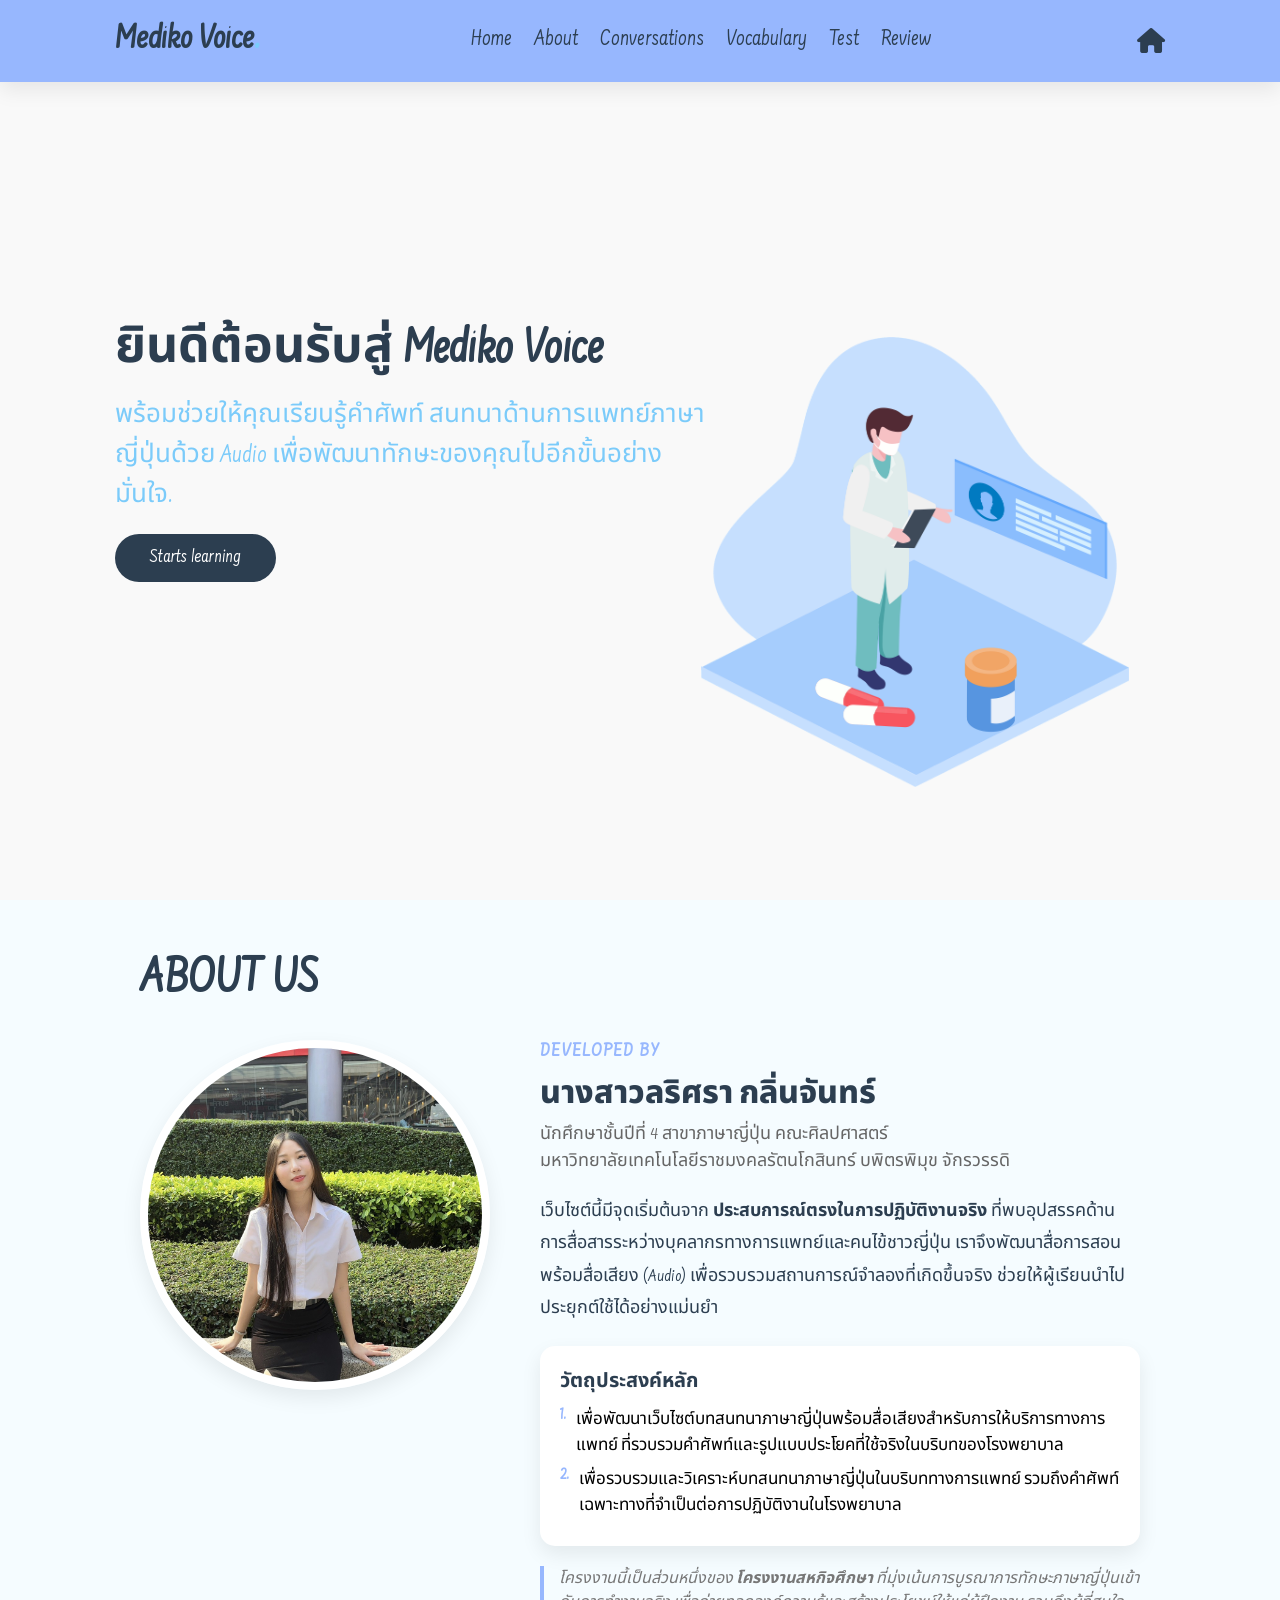
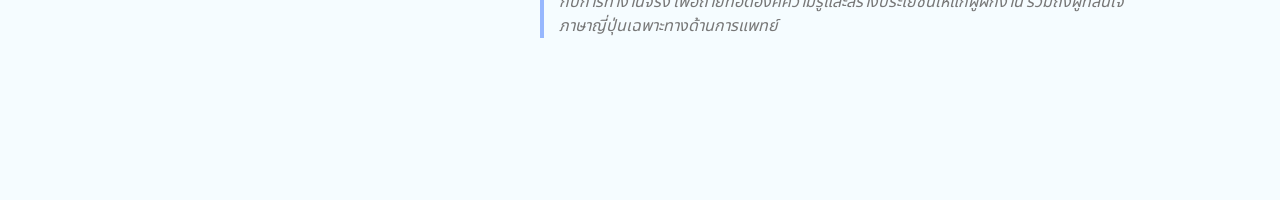
<file: index.html>
<!DOCTYPE html>
<html lang="en">
<head>
    <meta charset="UTF-8" />
    <meta name="viewport" content="width=device-width, initial-scale=1.0" />
    <title>Mediko Voice</title>

    <link rel="stylesheet" href="https://cdnjs.cloudflare.com/ajax/libs/font-awesome/6.4.2/css/all.min.css">
    <link rel="stylesheet" href="style.css" />
</head>



<header>
    <input type="checkbox" id="toggler">
    <label for="toggler" class="fas fa-bars" id="menu-btn"></label>

    <!-- โลโก้ -->
    <a href="index.html" class="logo">Mediko Voice<span>.</span></a>
    </a>

    <!-- เมนู -->
    <nav class="navbar">
        <a href="index.html">Home</a>
        <a href="about.html" class="active">About</a>
        <a href="conversation.html">Conversations</a>
        <a href="vocab.html">Vocabulary</a>
        <a href="test.html">Test</a>
        <a href="review.html">Review</a>
    </nav>

    <!-- ✅ ไอคอนบ้าน (ต้องเป็น index.html เท่านั้น) -->
    <div class="icons">
        <a href="index.html" class="fas fa-house"></a>
        <a href="#" class="fas fa-user"></a>
    </div>
</header>




<section class="Home" id="Home">
    <div class="content">
        <h3>ยินดีต้อนรับสู่ Mediko Voice</h3>
        <span>พร้อมช่วยให้คุณเรียนรู้คำศัพท์ สนทนาด้านการแพทย์ภาษาญี่ปุ่นด้วย Audio เพื่อพัฒนาทักษะของคุณไปอีกขั้นอย่างมั่นใจ.</span>
       <a href="conversation.html" class="btn">Starts learning</a>
    </div>

    <img src="image mad/doctor.png" alt="doctor"> 
</section>


<main>
    <section class="about-section">
        <div class="section-container">
            <h2 class="section-title">About Us</h2>
            
            <div class="about-content-wrapper">
                <div class="about-image-column">
                    <div class="about-image-wrapper">
                         <img src="image mad/chompoolk.jpg" alt="ลริศรา กลิ่นจันทร์">
                    </div>
                </div>

                <div class="about-details-column">
                    <h3 class="developed-by-title">Developed by</h3>
                    <p class="author-name">นางสาวลริศรา กลิ่นจันทร์</p>
                    <p class="author-info">
                        นักศึกษาชั้นปีที่ 4 สาขาภาษาญี่ปุ่น คณะศิลปศาสตร์ <br>
                        มหาวิทยาลัยเทคโนโลยีราชมงคลรัตนโกสินทร์ บพิตรพิมุข จักรวรรดิ
                    </p>
                    
                    <div class="project-story">
                        <p class="text">
                            เว็บไซต์นี้มีจุดเริ่มต้นจาก <strong>ประสบการณ์ตรงในการปฏิบัติงานจริง</strong> ที่พบอุปสรรคด้านการสื่อสารระหว่างบุคลากรทางการแพทย์และคนไข้ชาวญี่ปุ่น เราจึงพัฒนาสื่อการสอนพร้อมสื่อเสียง (Audio) เพื่อรวบรวมสถานการณ์จำลองที่เกิดขึ้นจริง ช่วยให้ผู้เรียนนำไปประยุกต์ใช้ได้อย่างแม่นยำ
                        </p>
                        
                        <div class="objectives">
                            <h4>วัตถุประสงค์หลัก</h4>
                            <ul>
                                <li><span>1.</span> เพื่อพัฒนาเว็บไซต์บทสนทนาภาษาญี่ปุ่นพร้อมสื่อเสียงสำหรับการให้บริการทางการแพทย์ ที่รวบรวมคำศัพท์และรูปแบบประโยคที่ใช้จริงในบริบทของโรงพยาบาล</li>
                                <li><span>2.</span> เพื่อรวบรวมและวิเคราะห์บทสนทนาภาษาญี่ปุ่นในบริบททางการแพทย์ รวมถึงคำศัพท์เฉพาะทางที่จำเป็นต่อการปฏิบัติงานในโรงพยาบาล</li>
                                
                            </ul>
                        </div>

                        <p class="co-op-note">
                            โครงงานนี้เป็นส่วนหนึ่งของ <strong>โครงงานสหกิจศึกษา</strong> ที่มุ่งเน้นการบูรณาการทักษะภาษาญี่ปุ่นเข้ากับการทำงานจริง เพื่อถ่ายทอดองค์ความรู้และสร้างประโยชน์ให้แก่ผู้ฝึกงาน รวมถึงผู้ที่สนใจภาษาญี่ปุ่นเฉพาะทางด้านการแพทย์
                        </p>
                    </div>

                    
                    </div>
                </div>
            </div>
        </div>
    </section>
</main>
</file>
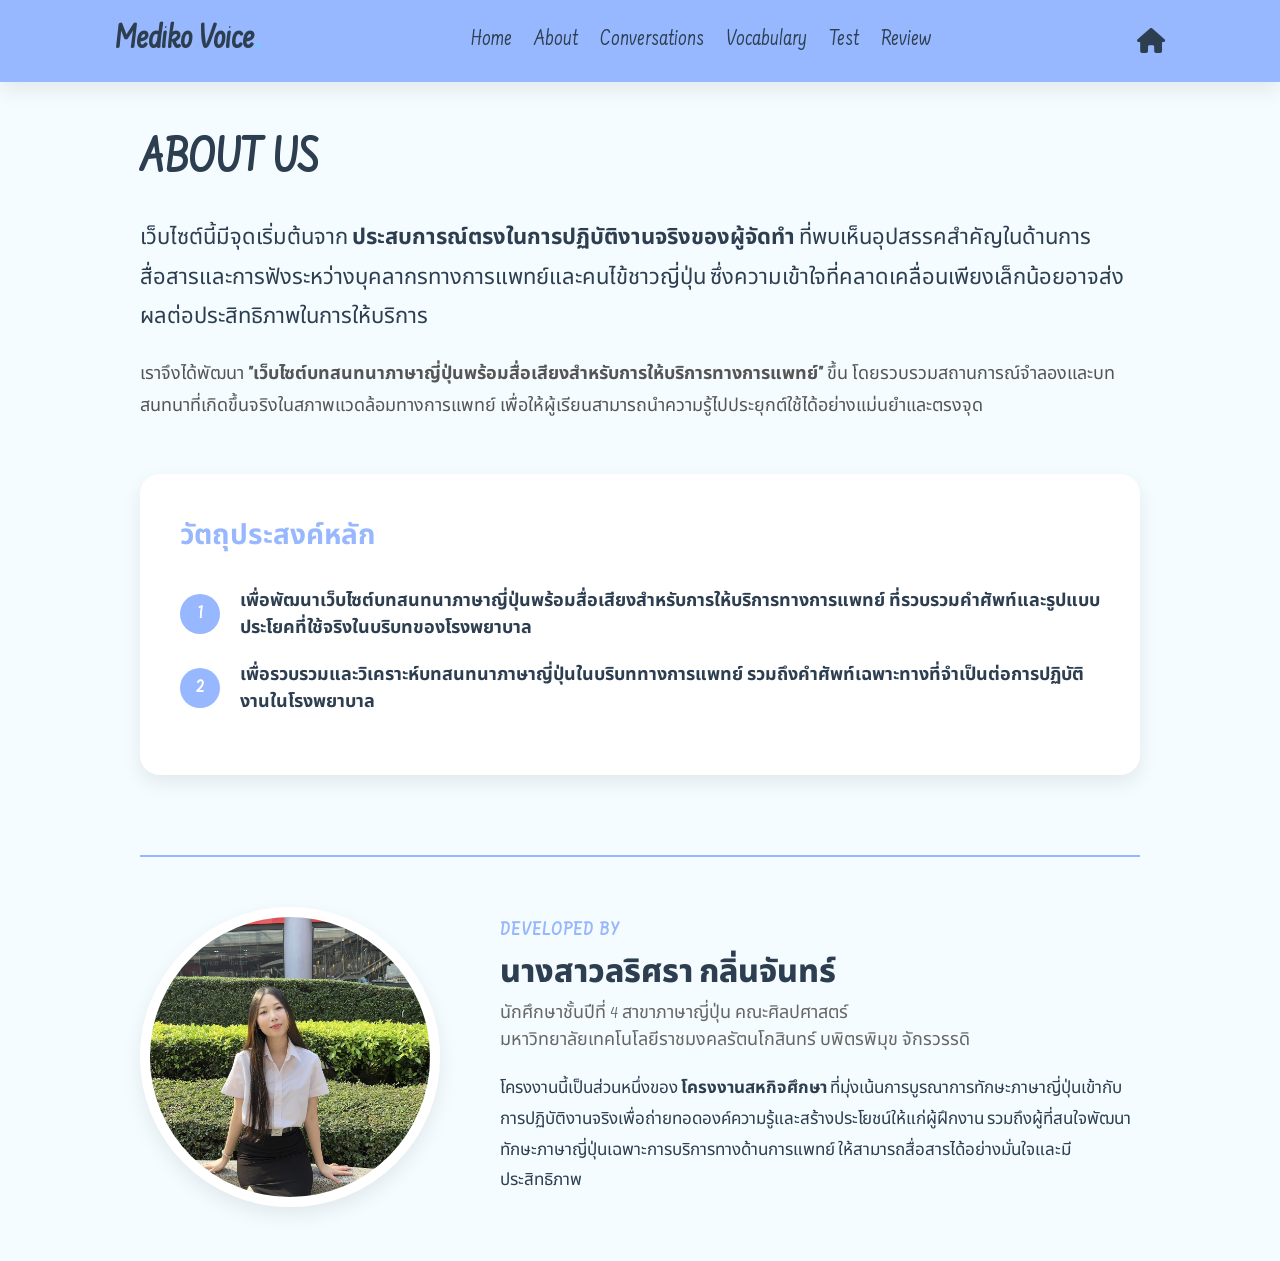
<file: about.html>
<!DOCTYPE html>
<html lang="th">
<head>
    <meta charset="UTF-8">
    <meta name="viewport" content="width=device-width, initial-scale=1.0">
    <title>About Us - Japanese for Medical Services</title>
    <link rel="stylesheet" href="https://cdnjs.cloudflare.com/ajax/libs/font-awesome/6.0.0/css/all.min.css">
    <link rel="stylesheet" href="style.css"> 
</head>
<body>
    <header>
    <input type="checkbox" id="toggler">
    <label for="toggler" class="fas fa-bars" id="menu-btn"></label>

    <a href="index.html" class="logo">Mediko Voice<span>.</span></a>

    <nav class="navbar">
        <a href="index.html">Home</a>
        <a href="about.html" class="active">About</a>
        <a href="conversation.html">Conversations</a>
        <a href="vocab.html">Vocabulary</a>
        <a href="test.html">Test</a>
        <a href="review.html">Review</a>
    </nav>

    <div class="icons">
        <a href="index.html" class="fas fa-house"></a>
        <a href="#" class="fas fa-user"></a>
    </div>
</header>

<main class="about-page-container">
    <section class="about-section">
        <div class="section-container">
            <h2 class="section-title">About Us</h2>
            <div class="intro-content">
                <p class="text-highlight">
                    เว็บไซต์นี้มีจุดเริ่มต้นจาก <strong>ประสบการณ์ตรงในการปฏิบัติงานจริงของผู้จัดทำ</strong> 
                    ที่พบเห็นอุปสรรคสำคัญในด้านการสื่อสารและการฟังระหว่างบุคลากรทางการแพทย์และคนไข้ชาวญี่ปุ่น 
                    ซึ่งความเข้าใจที่คลาดเคลื่อนเพียงเล็กน้อยอาจส่งผลต่อประสิทธิภาพในการให้บริการ
                </p>
                <p class="text-description">
                    เราจึงได้พัฒนา <strong>"เว็บไซต์บทสนทนาภาษาญี่ปุ่นพร้อมสื่อเสียงสำหรับการให้บริการทางการแพทย์"</strong> ขึ้น 
                    โดยรวบรวมสถานการณ์จำลองและบทสนทนาที่เกิดขึ้นจริงในสภาพแวดล้อมทางการแพทย์ 
                    เพื่อให้ผู้เรียนสามารถนำความรู้ไปประยุกต์ใช้ได้อย่างแม่นยำและตรงจุด
                </p>
            </div>

           <div class="objectives-container">
                <h3 class="sub-heading">วัตถุประสงค์หลัก</h3>
                <div class="objective-item">
                    <span class="obj-number">1</span>
                    <p><strong>เพื่อพัฒนาเว็บไซต์บทสนทนาภาษาญี่ปุ่นพร้อมสื่อเสียงสำหรับการให้บริการทางการแพทย์ ที่รวบรวมคำศัพท์และรูปแบบประโยคที่ใช้จริงในบริบทของโรงพยาบาล
</strong> </p>
                </div>
                <div class="objective-item">
                    <span class="obj-number">2</span>
                    <p><strong>เพื่อรวบรวมและวิเคราะห์บทสนทนาภาษาญี่ปุ่นในบริบททางการแพทย์ รวมถึงคำศัพท์เฉพาะทางที่จำเป็นต่อการปฏิบัติงานในโรงพยาบาล</strong> </p>
                </div>
                
            </div>

            <div class="developed-by-section">
                <div class="dev-flex-container">
                    <div class="dev-image">
                          <img src="image mad/chompoolk.jpg" alt="ลริศรา กลิ่นจันทร์">
                    </div>
                    <div class="dev-details">
                        <h3 class="developed-by-title">Developed by</h3>
                        <h4 class="author-name">นางสาวลริศรา กลิ่นจันทร์</h4>
                        <p class="author-info">
                            นักศึกษาชั้นปีที่ 4 สาขาภาษาญี่ปุ่น คณะศิลปศาสตร์ <br>
                            มหาวิทยาลัยเทคโนโลยีราชมงคลรัตนโกสินทร์ บพิตรพิมุข จักรวรรดิ
                        </p>
                        <p class="co-op-text">
                            โครงงานนี้เป็นส่วนหนึ่งของ <strong>โครงงานสหกิจศึกษา</strong> 
                            ที่มุ่งเน้นการบูรณาการทักษะภาษาญี่ปุ่นเข้ากับการปฏิบัติงานจริงเพื่อถ่ายทอดองค์ความรู้และสร้างประโยชน์ให้แก่ผู้ฝึกงาน 
                            รวมถึงผู้ที่สนใจพัฒนาทักษะภาษาญี่ปุ่นเฉพาะการบริการทางด้านการแพทย์ ให้สามารถสื่อสารได้อย่างมั่นใจและมีประสิทธิภาพ
                        </p>
                        
                    </div>
                </div>
            </div>
        </div>
    </section>
</main>

</body>

</html>
</file>
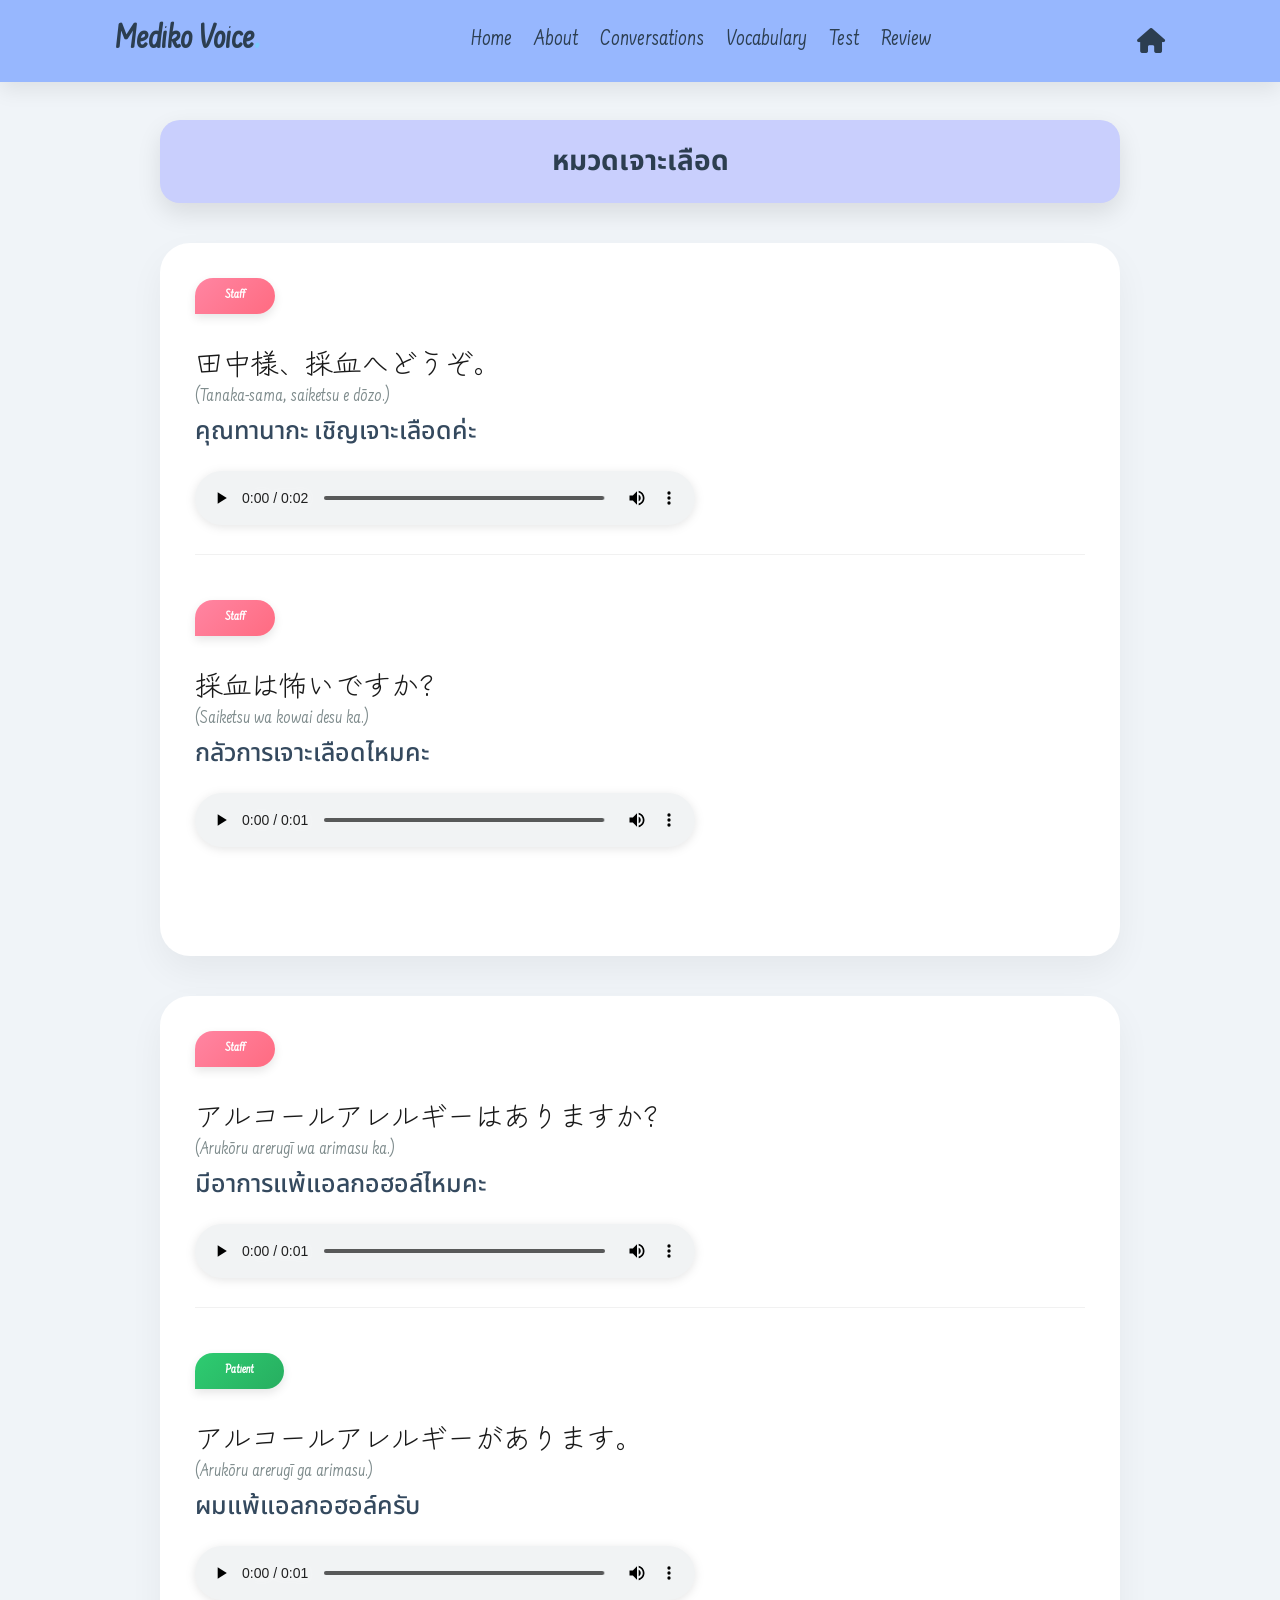
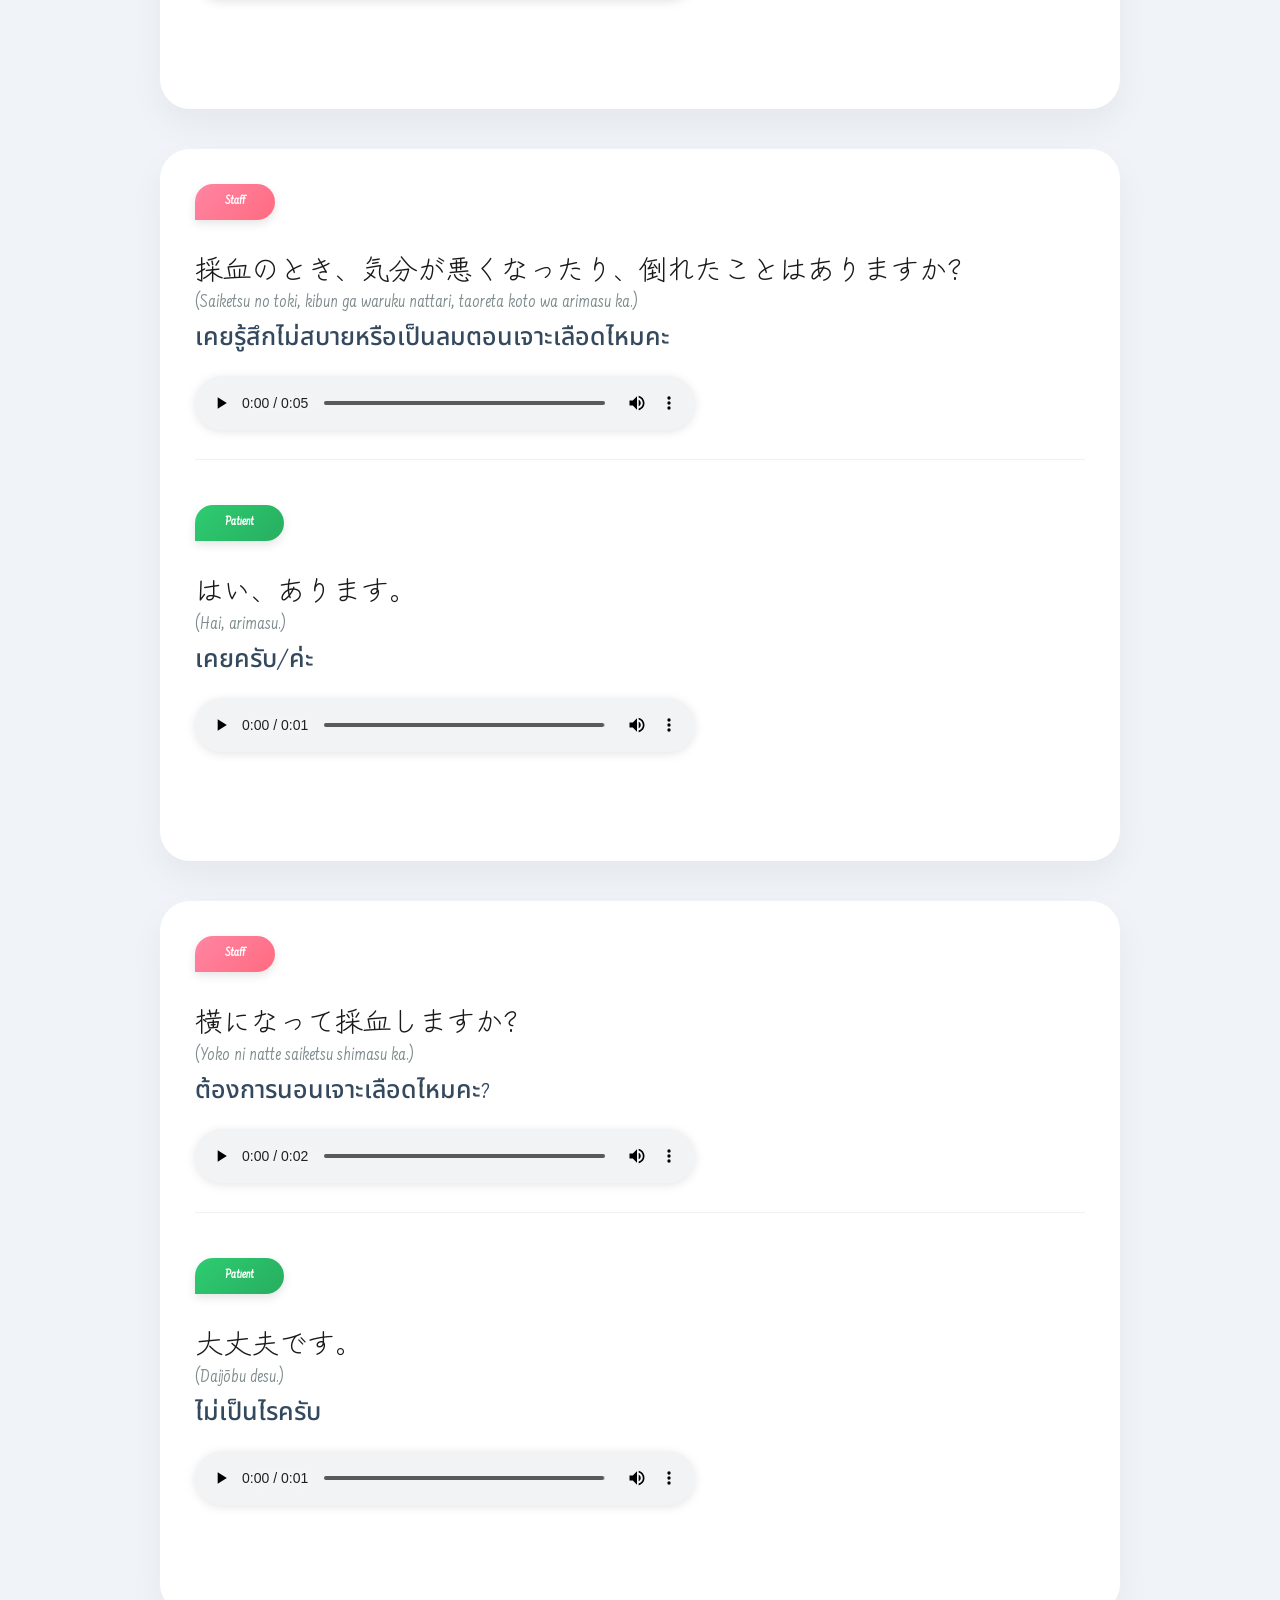
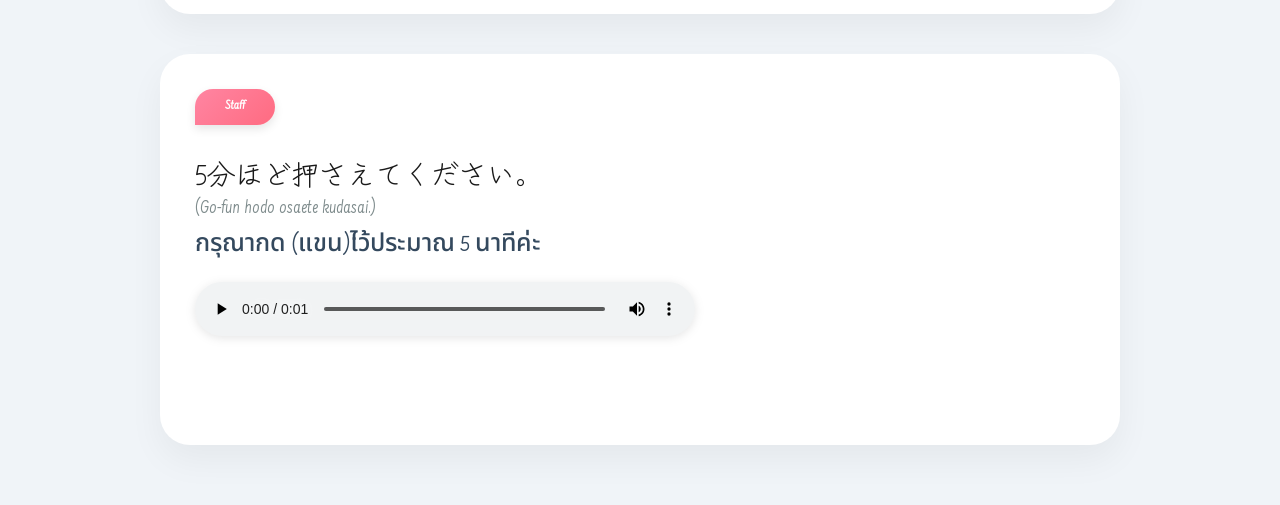
<file: bloodtest.html>
<!DOCTYPE html>
<html lang="th">
<head>
    <meta charset="UTF-8">
    <meta name="viewport" content="width=device-width, initial-scale=1.0">
    <title>Conversations - Mediko Voice</title>
    <link rel="stylesheet" href="https://cdnjs.cloudflare.com/ajax/libs/font-awesome/6.4.2/css/all.min.css">
    <link rel="stylesheet" href="style.css"> 
    <style>
        @import url('https://fonts.googleapis.com/css2?family=Farsan&family=Noto+Sans+Thai:wght@100..900&family=Zen+Kurenaido&display=swap');

        :root {
            --pink-staff: #ff85a2;
            --green-patient: #2ecc71;
            --blue-accent: #3498db;
            --gold-special: #f1c40f;
            --bg-light: #f0f4f8;
        }
        body {
            font-family: 'Noto Sans Thai', sans-serif;
            background-color: var(--bg-light);
            margin: 0;
            padding: 0;
        }

        .main-container {
            margin-top: 100px;
            padding: 20px;
            max-width: 1000px;
            margin-left: auto;
            margin-right: auto;
        }

        h1.category-title {
            text-align: center;
            color: #2c3e50;
            font-size: 2.8rem;
            margin-bottom: 40px;
            padding: 20px;
            background: #c9cffd;
            border-radius: 20px;
            box-shadow: 0 10px 25px rgba(0,0,0,0.1);
        }

        h2.sub-category {
            font-size: 1.8rem;
            color: #2c3e50;
            margin: 50px 0 25px 0;
            padding-left: 20px;
            border-left: 10px solid var(--blue-accent);
            letter-spacing: 1px;
        }

        .conversation-card {
            background: white;
            border-radius: 30px;
            padding: 35px;
            margin-bottom: 40px;
            box-shadow: 0 15px 35px rgba(0,0,0,0.05);
        }

        .chat-item {
            margin-bottom: 45px;
            padding-bottom: 25px;
            border-bottom: 1.5px solid #f1f1f1;
        }

        .chat-item:last-child { border-bottom: none; }

        .speaker {
            display: inline-block;
            padding: 10px 30px;
            border-radius: 30px 30px 30px 0;
            color: white;
            font-weight: 700;
            font-size: 1.3rem;
            margin-bottom: 15px;
            box-shadow: 0 4px 10px rgba(0,0,0,0.1);
            text-transform: capitalize;
        }

        .staff { background: linear-gradient(135deg, #ff85a2, #ff6b81); }
        .patient { background: linear-gradient(135deg, #2ecc71, #27ae60); }

        .jp {
            font-family: 'Zen Kurenaido', sans-serif;
            font-size: 2.8rem;
            color: #1a1a1a;
            margin: 15px 0 5px 0;
            line-height: 1.3;
        }

        .romaji {
            font-size: 1.9rem;
            color: #7f8c8d;
            margin-bottom: 10px;
            font-weight: 300;
        }

        .th {
            font-size: 2.5rem;
            color: #34495e;
            font-weight: 500;
            line-height: 1.3;
        }

        audio {
            width: 100%;
            max-width: 500px;
            margin-top: 20px;
            filter: drop-shadow(0 2px 5px rgba(0,0,0,0.1));
        }

        @media (max-width: 768px) {
            .jp { font-size: 1.8rem; }
            .th { font-size: 1.3rem; }
            .main-container { padding: 15px; }
        }
    </style>
</head>
<body>

<header>
    <input type="checkbox" id="toggler">
    <label for="toggler" class="fas fa-bars" id="menu-btn"></label>
    <a href="index.html" class="logo">Mediko Voice<span>.</span></a>
    <nav class="navbar">
        <a href="index.html">Home</a>
        <a href="about.html">About</a>
        <a href="conversation.html" class="active">Conversations</a>
        <a href="vocab.html">Vocabulary</a>
        <a href="test.html">Test</a>
        <a href="review.html">Review</a>
    </nav>
    <div class="icons">
        <a href="index.html" class="fas fa-house"></a>
        <a href="#" class="fas fa-user"></a>
    </div>
</header>





<main class="main-container">
    <h1 class="category-title">หมวดเจาะเลือด</h1>

    <div class="conversation-card">
        <div class="chat-item">
            <div class="speaker staff">Staff</div>
            <p class="jp">田中様、採血へどうぞ。

</p>
            <p class="romaji">(Tanaka-sama, saiketsu e dōzo.)
</p>
            <p class="th">คุณทานากะ เชิญเจาะเลือดค่ะ</p>
            <audio controls><source src="audio/05.01a.mp3" type="audio/mpeg"></audio>
        </div>

        <div class="chat-item">
            <div class="speaker staff">Staff</div>
            <p class="jp">採血は怖いですか?

</p>
            <p class="romaji">(Saiketsu wa kowai desu ka.)
</p>
            <p class="th">กลัวการเจาะเลือดไหมคะ</p>
            <audio controls><source src="audio/05.02a.mp3" type="audio/mpeg"></audio>
        </div>

  </div>


         <div class="conversation-card">
        <div class="chat-item">
            <div class="speaker staff">Staff</div>
            <p class="jp">アルコールアレルギーはありますか?
</p>
            <p class="romaji">(Arukōru arerugī wa arimasu ka.)
</p>
            <p class="th">มีอาการแพ้แอลกอฮอล์ไหมคะ</p>
            <audio controls><source src="audio/05.03a.mp3" type="audio/mpeg"></audio>
        </div>

        <div class="chat-item">
            <div class="speaker patient">Patient</div>
            <p class="jp">アルコールアレルギーがあります。
</p>
            <p class="romaji">(Arukōru arerugī ga arimasu.)
</p>
            <p class="th">ผมแพ้แอลกอฮอล์ครับ</p>
            <audio controls><source src="newaudio/n5.4.1.mp3" type="audio/mpeg"></audio>
        </div>

  </div>


        <div class="conversation-card">
        <div class="chat-item">
            <div class="speaker staff">Staff</div>
            <p class="jp">採血のとき、気分が悪くなったり、倒れたことはありますか?
</p>
            <p class="romaji">(Saiketsu no toki, kibun ga waruku nattari, taoreta koto wa arimasu ka.)
</p>
            <p class="th">เคยรู้สึกไม่สบายหรือเป็นลมตอนเจาะเลือดไหมคะ</p>
            <audio controls><source src="audio/05.06a.mp3" type="audio/mpeg"></audio>
        </div>

        <div class="chat-item">
            <div class="speaker patient">Patient</div>
            <p class="jp">はい、あります。
</p>
            <p class="romaji">(Hai, arimasu.)
</p>
            <p class="th">เคยครับ/ค่ะ</p>
            <audio controls><source src="audio/05.07b.mp3" type="audio/mpeg"></audio>
        </div>
          </div>






           <div class="conversation-card">
        <div class="chat-item">
            <div class="speaker staff">Staff</div>
            <p class="jp">横になって採血しますか?

</p>
            <p class="romaji">(Yoko ni natte saiketsu shimasu ka.)
</p>
            <p class="th">ต้องการนอนเจาะเลือดไหมคะ?</p>
            <audio controls><source src="audio/05.08a.mp3" type="audio/mpeg"></audio>
        </div>

        <div class="chat-item">
            <div class="speaker patient">Patient</div>
            <p class="jp">大丈夫です。


</p>
            <p class="romaji">(Daijōbu desu.)
</p>
            <p class="th">ไม่เป็นไรครับ</p>
            <audio controls><source src="audio/05.09b.mp3" type="audio/mpeg"></audio>
        </div>
          </div>






          <div class="conversation-card">
        <div class="chat-item">
            <div class="speaker staff">Staff</div>
            <p class="jp">5分ほど押さえてください。

</p>
            <p class="romaji">(Go-fun hodo osaete kudasai.)
</p>
            <p class="th">กรุณากด (แขน)ไว้ประมาณ 5 นาทีค่ะ</p>
            <audio controls><source src="audio/05.10a.mp3" type="audio/mpeg"></audio>
        </div>


          </div>
</file>
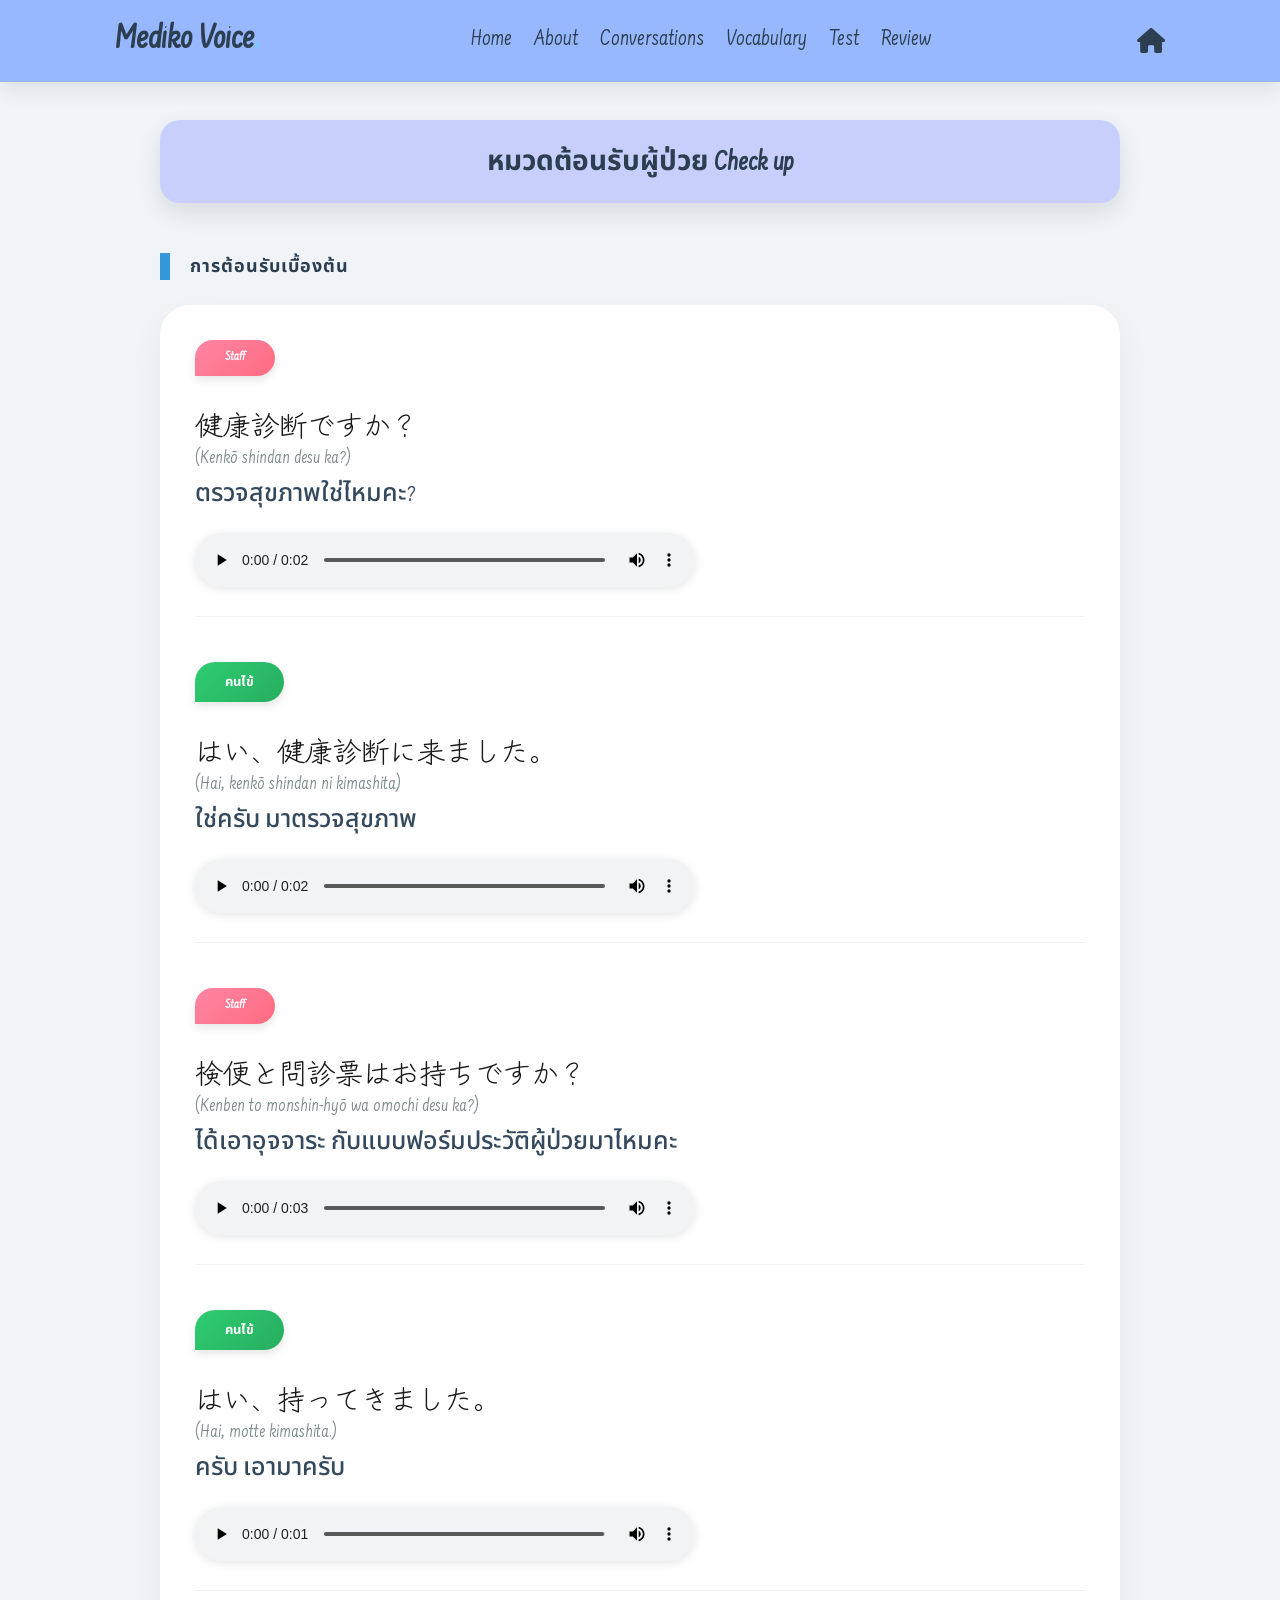
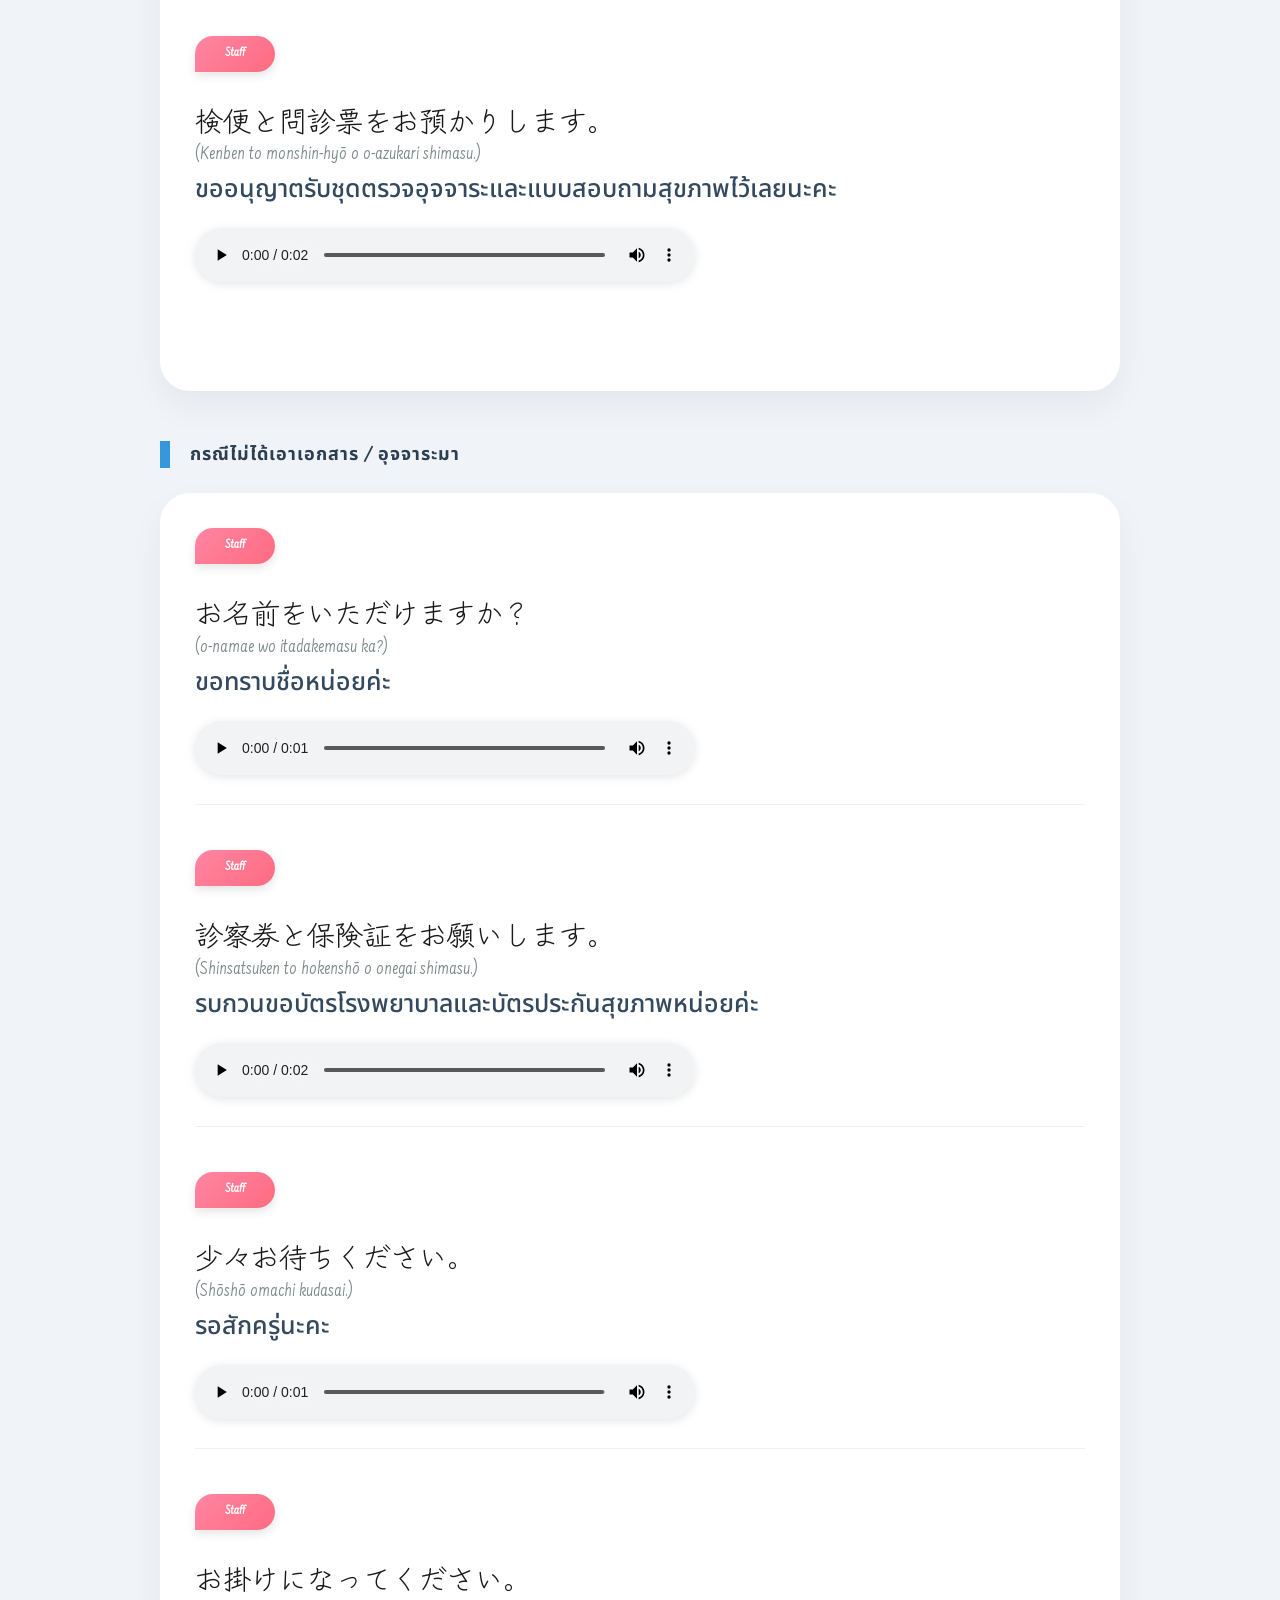
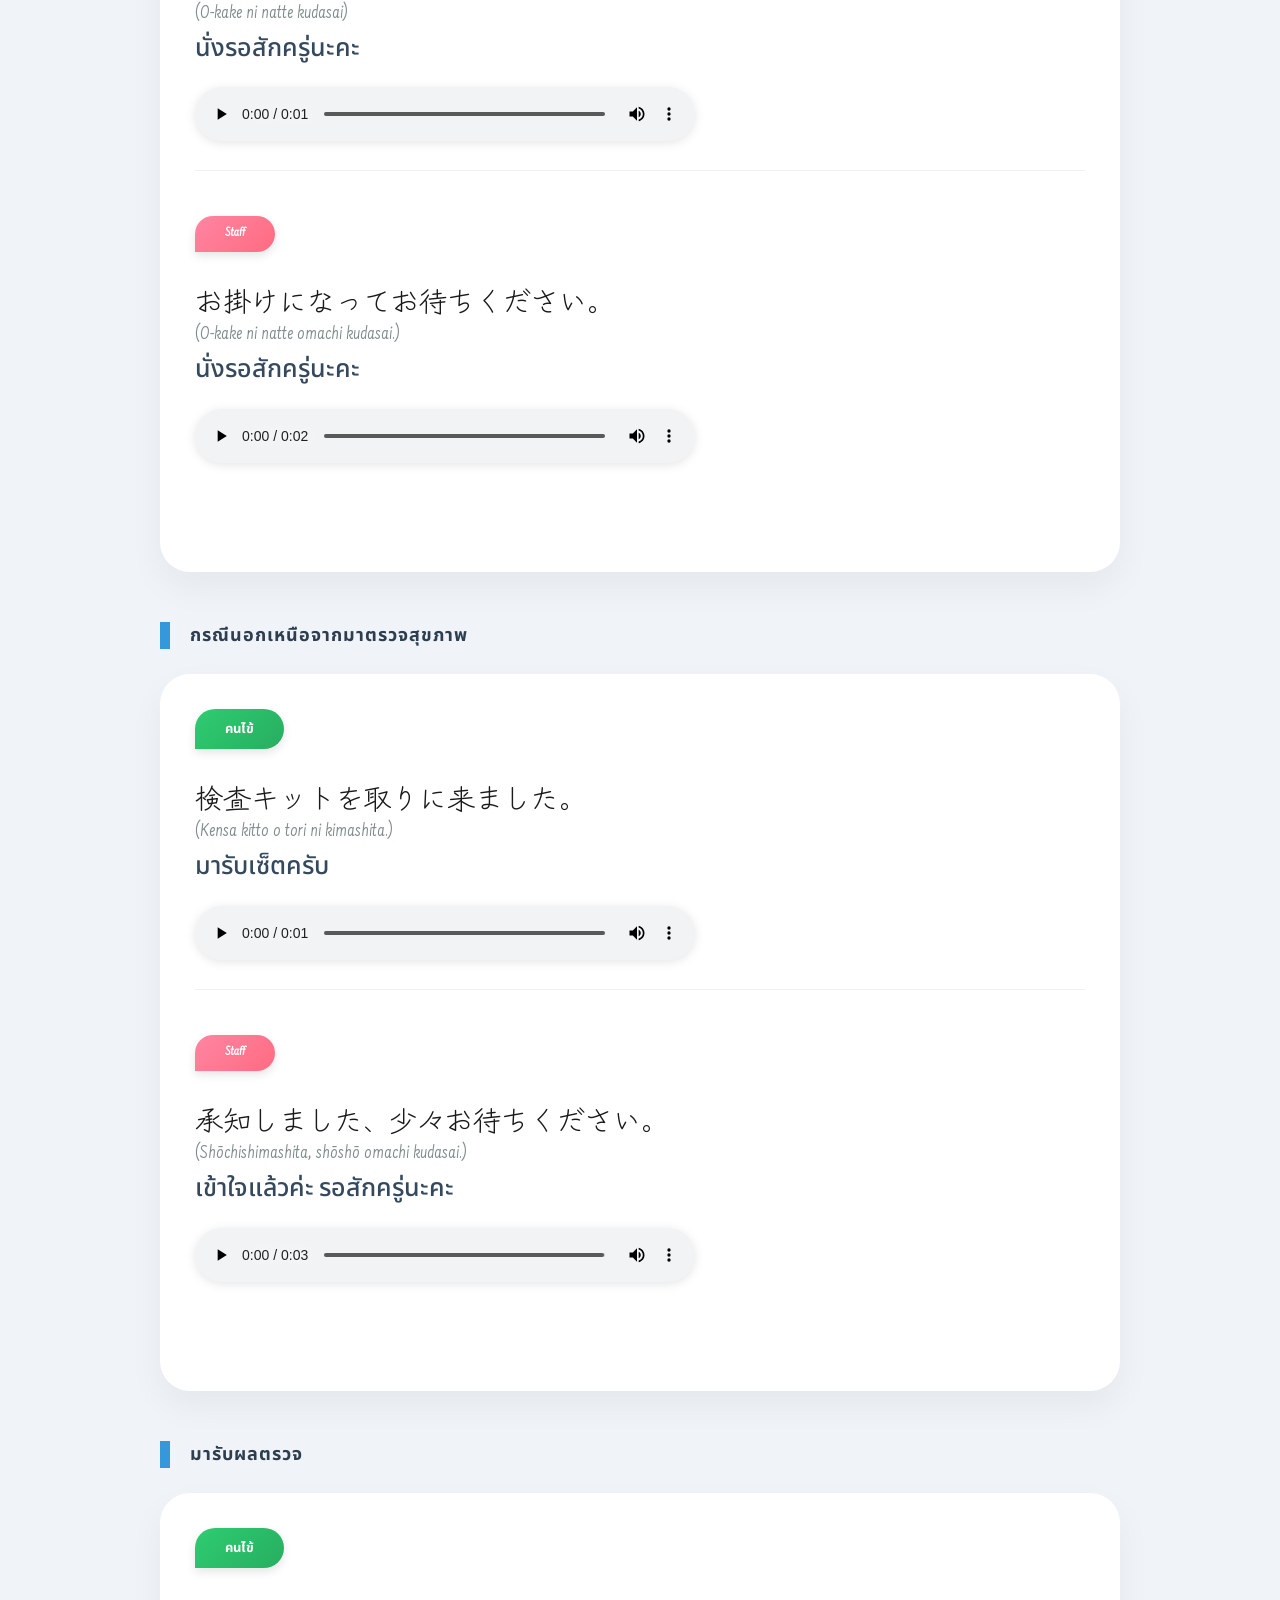
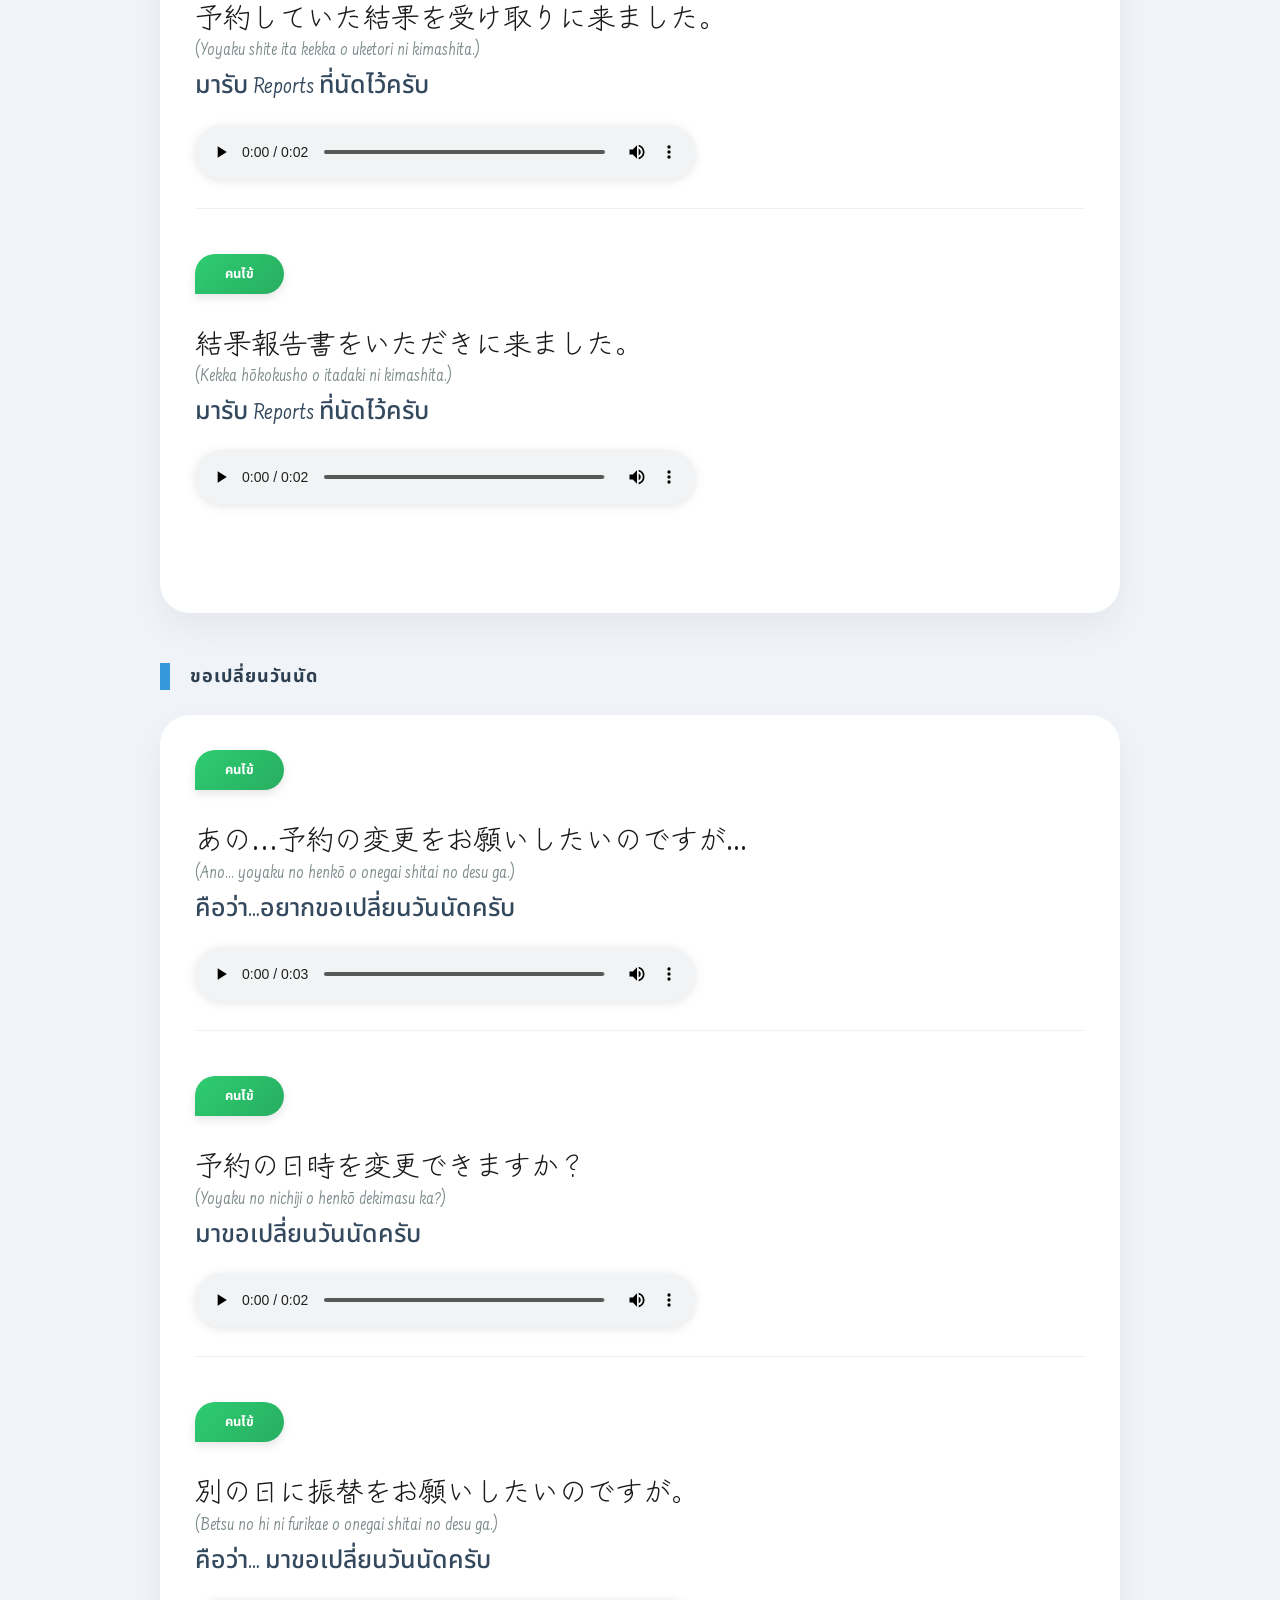
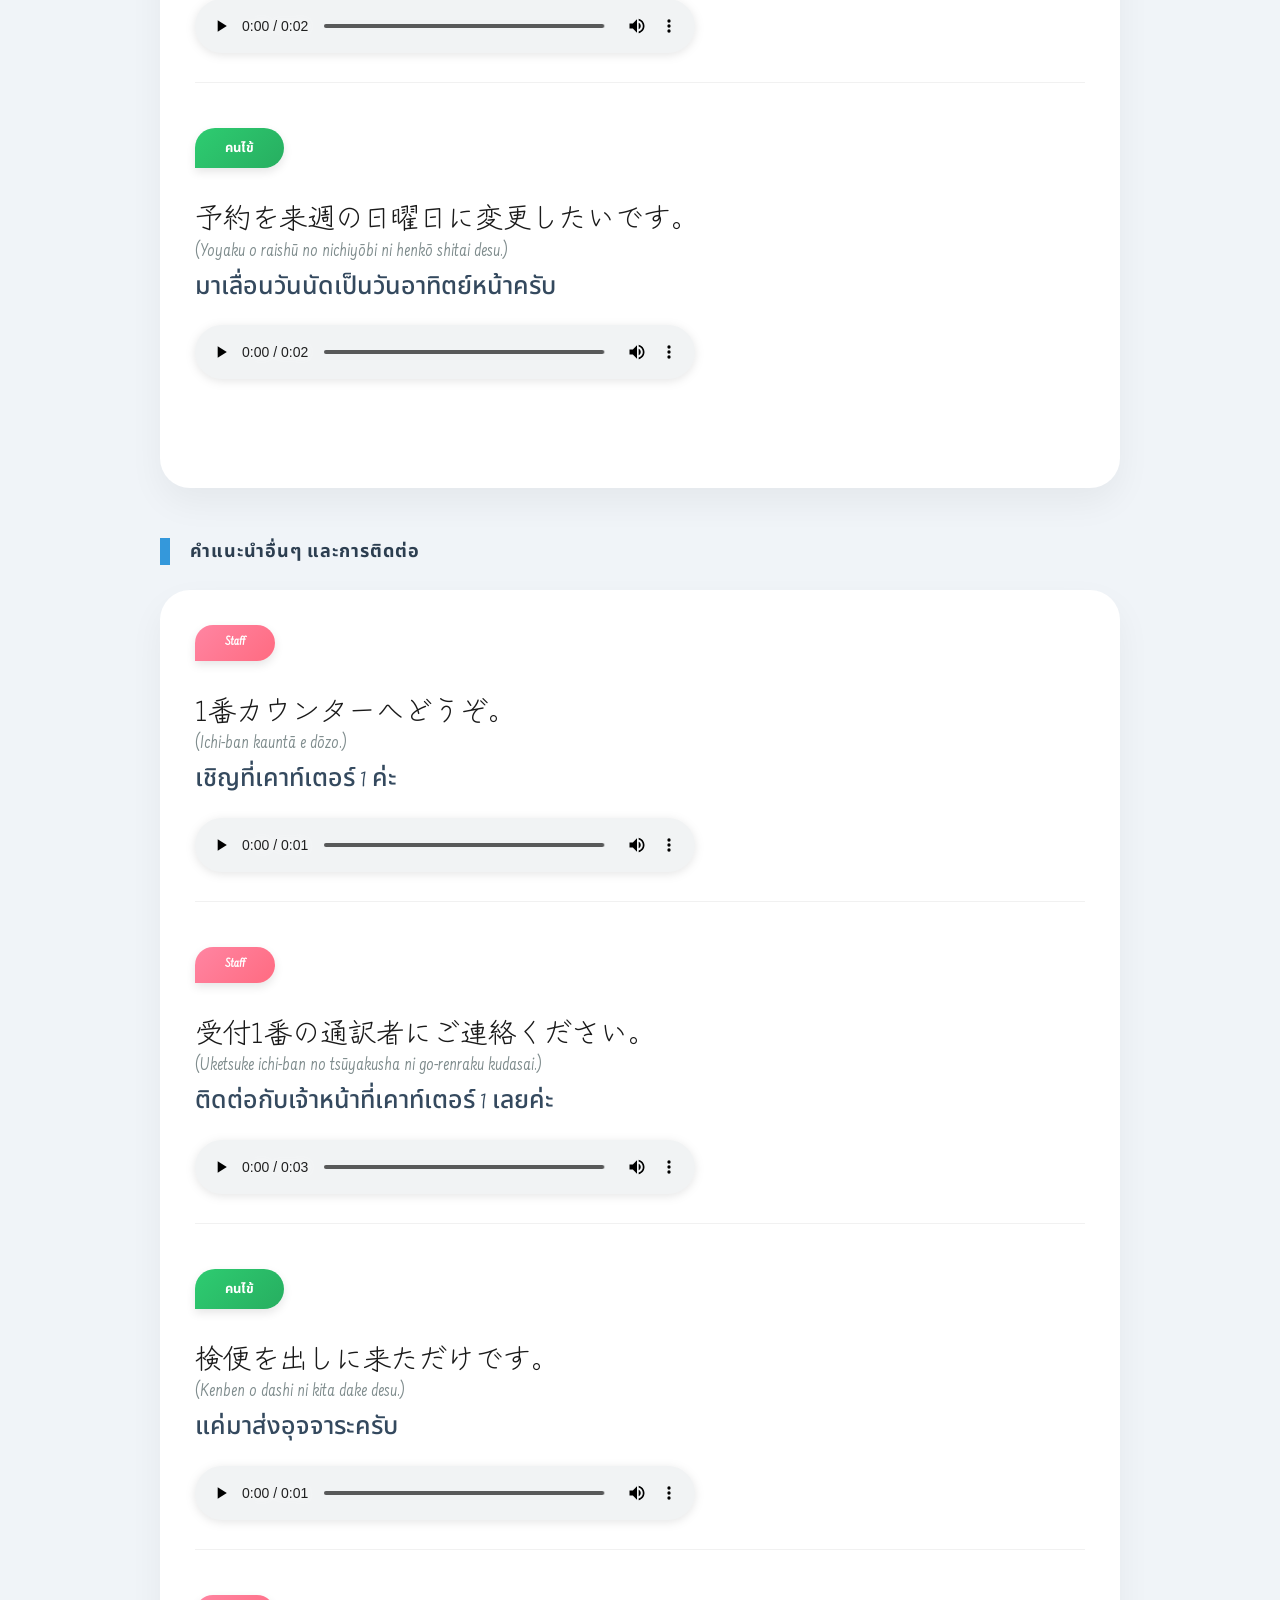
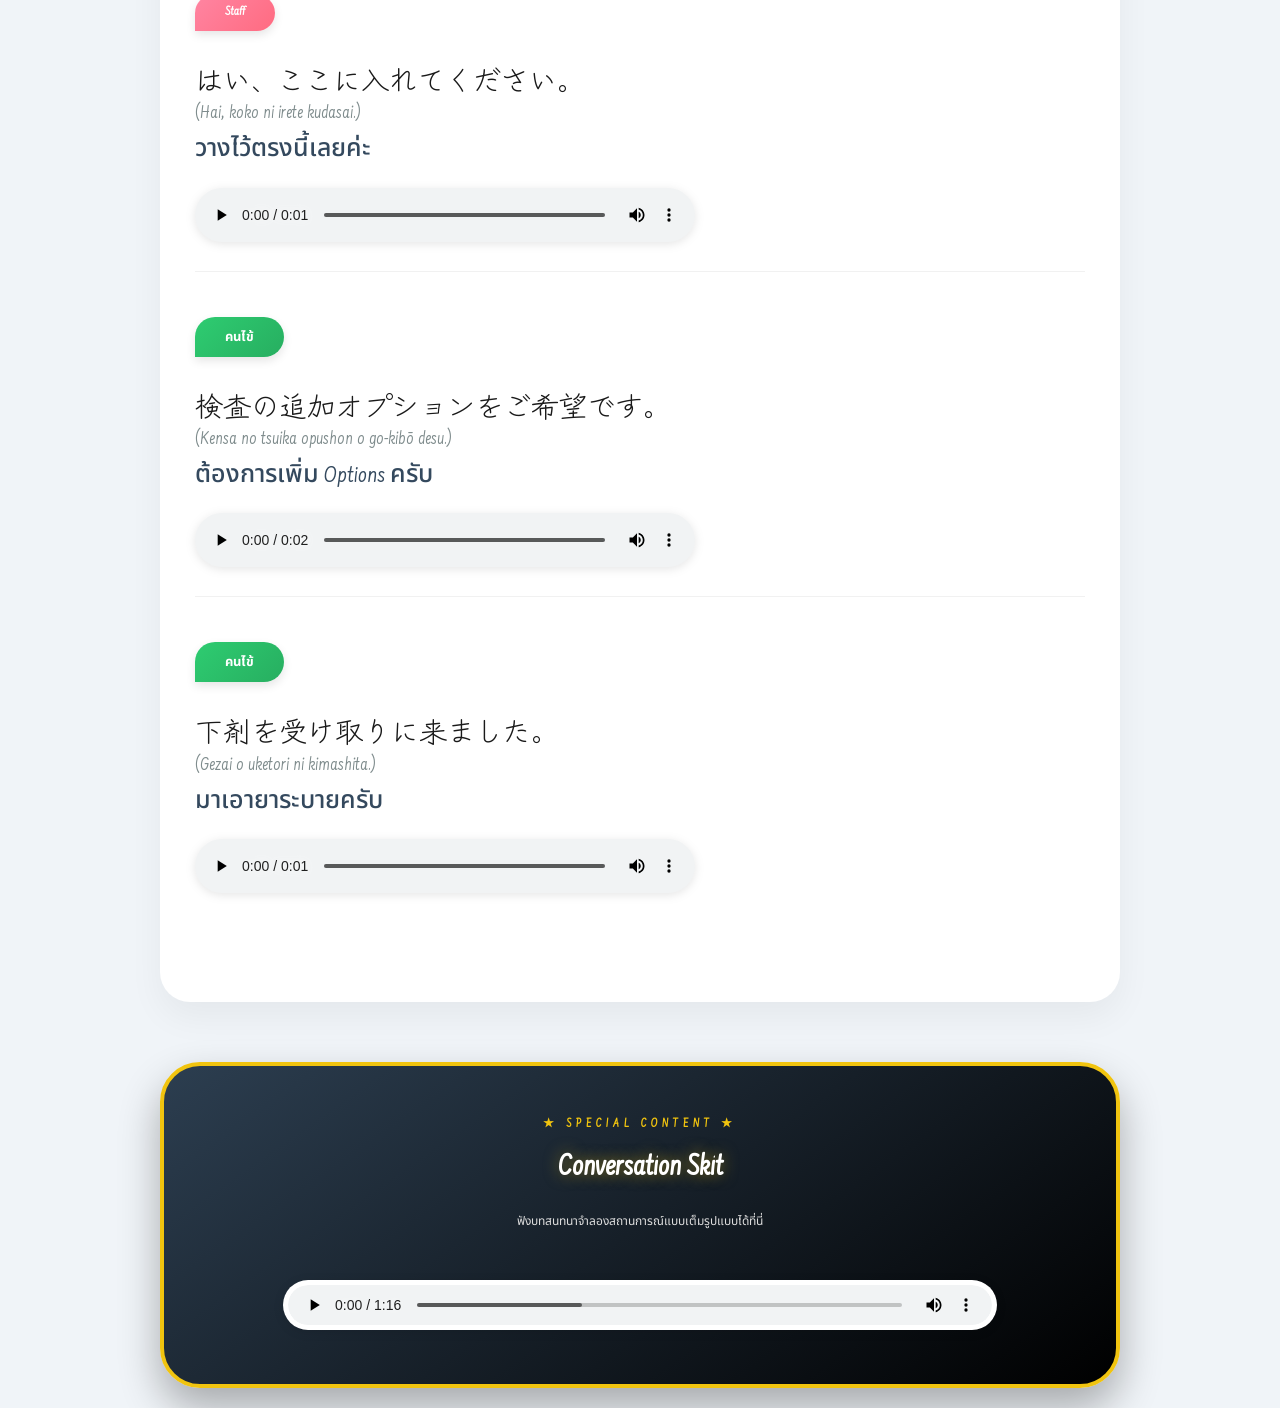
<file: checkup.html>
<!DOCTYPE html>
<html lang="th">
<head>
    <meta charset="UTF-8">
    <meta name="viewport" content="width=device-width, initial-scale=1.0">
    <title>Conversations - Mediko Voice</title>
    <link rel="stylesheet" href="https://cdnjs.cloudflare.com/ajax/libs/font-awesome/6.4.2/css/all.min.css">
    <link rel="stylesheet" href="style.css"> 
    <style>
        @import url('https://fonts.googleapis.com/css2?family=Farsan&family=Noto+Sans+Thai:wght@100..900&family=Zen+Kurenaido&display=swap');

        :root {
            --pink-staff: #ff85a2;
            --green-patient: #2ecc71;
            --blue-accent: #3498db;
            --gold-special: #f1c40f;
            --bg-light: #f0f4f8;
        }

        body {
            font-family: 'Noto Sans Thai', sans-serif;
            background-color: var(--bg-light);
            margin: 0;
            padding: 0;
        }

        .main-container {
            margin-top: 100px;
            padding: 20px;
            max-width: 1000px;
            margin-left: auto;
            margin-right: auto;
        }

        h1.category-title {
            text-align: center;
            color: #2c3e50;
            font-size: 2.8rem;
            margin-bottom: 40px;
            padding: 20px;
            background: #c9cffd;
            border-radius: 20px;
            box-shadow: 0 10px 25px rgba(0,0,0,0.1);
        }

        h2.sub-category {
            font-size: 1.8rem;
            color: #2c3e50;
            margin: 50px 0 25px 0;
            padding-left: 20px;
            border-left: 10px solid var(--blue-accent);
            letter-spacing: 1px;
        }

        .conversation-card {
            background: white;
            border-radius: 30px;
            padding: 35px;
            margin-bottom: 40px;
            box-shadow: 0 15px 35px rgba(0,0,0,0.05);
        }

        .chat-item {
            margin-bottom: 45px;
            padding-bottom: 25px;
            border-bottom: 1.5px solid #f1f1f1;
        }

        .chat-item:last-child { border-bottom: none; }

        /* ชื่อผู้พูด ไฮไลท์โค้งเว้า */
        .speaker {
            display: inline-block;
            padding: 10px 30px;
            border-radius: 30px 30px 30px 0;
            color: white;
            font-weight: 700;
            font-size: 1.3rem;
            margin-bottom: 15px;
            box-shadow: 0 4px 10px rgba(0,0,0,0.1);
        }

        .staff { background: linear-gradient(135deg, #ff85a2, #ff6b81); }
        .patient { background: linear-gradient(135deg, #2ecc71, #27ae60); }

        /* ขยายฟอนต์บทสนทนา */
        .jp {
            font-family: 'Zen Kurenaido', sans-serif;
            font-size: 2.8rem; /* ขยายใหญ่พิเศษ */
            color: #1a1a1a;
            margin: 15px 0 5px 0;
            line-height: 1.3;
        }

        .romaji {
            font-size: 1.9rem;
            color: #7f8c8d;
            margin-bottom: 10px;
            font-weight: 300;
        }

        .th {
            font-size: 2.5rem; /* ใหญ่ชัดเจน */
            color: #34495e;
            font-weight: 500;
            line-height: 1.3;
        }

        audio {
            width: 100%;
            max-width: 500px;
            margin-top: 20px;
            filter: drop-shadow(0 2px 5px rgba(0,0,0,0.1));
        }

        /* --- Conversation Skit Special Style --- */
        .skit-container {
            background: linear-gradient(145deg, #2c3e50, #000000);
            color: white;
            padding: 50px 30px;
            border-radius: 40px;
            text-align: center;
            position: relative;
            overflow: hidden;
            border: 4px solid var(--gold-special);
            margin-top: 60px;
            box-shadow: 0 20px 40px rgba(0,0,0,0.3);
        }

        .skit-container::before {
            content: "★ SPECIAL CONTENT ★";
            display: block;
            color: var(--gold-special);
            font-weight: 900;
            font-size: 1.2rem;
            letter-spacing: 5px;
            margin-bottom: 20px;
        }

        .skit-title {
            font-size: 3rem;
            color: #fff;
            margin-bottom: 25px;
            text-shadow: 0 0 15px rgba(241, 196, 15, 0.5);
        }

        .skit-container audio {
            max-width: 80%;
            height: 50px;
            background: #fff;
            border-radius: 50px;
            padding: 5px;
        }

        /* Responsive */
        @media (max-width: 768px) {
            .jp { font-size: 1.8rem; }
            .th { font-size: 1.3rem; }
            .skit-title { font-size: 2rem; }
            .main-container { padding: 15px; }
        }
    </style>
</head>
<body>

<header>
    <input type="checkbox" id="toggler">
    <label for="toggler" class="fas fa-bars" id="menu-btn"></label>
    <a href="index.html" class="logo">Mediko Voice<span>.</span></a>
    <nav class="navbar">
        <a href="index.html">Home</a>
        <a href="about.html">About</a>
        <a href="conversation.html" class="active">Conversations</a>
        <a href="vocab.html">Vocabulary</a>
        <a href="test.html">Test</a>
        <a href="review.html">Review</a>
    </nav>
    <div class="icons">
        <a href="index.html" class="fas fa-house"></a>
        <a href="#" class="fas fa-user"></a>
    </div>
</header>

<main class="main-container">
    <h1 class="category-title">หมวดต้อนรับผู้ป่วย Check up</h1>

    <h2 class="sub-category">การต้อนรับเบื้องต้น</h2>
    <div class="conversation-card">
        <div class="chat-item">
            <div class="speaker staff">Staff</div>
            <p class="jp">健康診断ですか？</p>
            <p class="romaji">(Kenkō shindan desu ka?)</p>
            <p class="th">ตรวจสุขภาพใช่ไหมคะ?</p>
            <audio controls><source src="audio/01.01a.mp3" type="audio/mpeg"></audio>
        </div>
        <div class="chat-item">
            <div class="speaker patient">คนไข้</div>
            <p class="jp">はい、健康診断に来ました。</p>
            <p class="romaji">(Hai, kenkō shindan ni kimashita)</p>
            <p class="th">ใช่ครับ มาตรวจสุขภาพ</p>
            <audio controls><source src="audio/01.02b.mp3" type="audio/mpeg"></audio>
        </div>
        <div class="chat-item">
            <div class="speaker staff">Staff</div>
            <p class="jp">検便と問診票はお持ちですか？</p>
            <p class="romaji">(Kenben to monshin-hyō wa omochi desu ka?)</p>
            <p class="th">ได้เอาอุจจาระ กับแบบฟอร์มประวัติผู้ป่วยมาไหมคะ</p>
             <audio controls><source src="newaudio/01.3n.mp3" type="audio/mpeg"></audio>
        </div>
        <div class="chat-item">
            <div class="speaker patient">คนไข้</div>
            <p class="jp">はい、持ってきました。</p>
            <p class="romaji">(Hai, motte kimashita.)</p>
            <p class="th">ครับ เอามาครับ</p>
            <audio controls><source src="audio/01.04b.mp3" type="audio/mpeg"></audio>
        </div>
        <div class="chat-item">
            <div class="speaker staff">Staff</div>
            <p class="jp">検便と問診票をお預かりします。</p>
            <p class="romaji">(Kenben to monshin-hyō o o-azukari shimasu.)</p>
            <p class="th">ขออนุญาตรับชุดตรวจอุจจาระและแบบสอบถามสุขภาพไว้เลยนะคะ</p>
            <audio controls><source src="audio/01.05a.mp3" type="audio/mpeg"></audio>
        </div>
    </div>

    <h2 class="sub-category">กรณีไม่ได้เอาเอกสาร / อุจจาระมา</h2>
    <div class="conversation-card">
        <div class="chat-item">
            <div class="speaker staff">Staff</div>
            <p class="jp">お名前をいただけますか？</p>
            <p class="romaji">(o-namae wo itadakemasu ka?)</p>
            <p class="th">ขอทราบชื่อหน่อยค่ะ</p>
            <audio controls><source src="newaudio/n01.06.mp3" type="audio/mpeg"></audio>
        </div>
        <div class="chat-item">
            <div class="speaker staff">Staff</div>
            <p class="jp">診察券と保険証をお願いします。</p>
            <p class="romaji">(Shinsatsuken to hokenshō o onegai shimasu.)</p>
            <p class="th">รบกวนขอบัตรโรงพยาบาลและบัตรประกันสุขภาพหน่อยค่ะ</p>
            <audio controls><source src="audio/01.07a.mp3" type="audio/mpeg"></audio>
        </div>
        <div class="chat-item">
            <div class="speaker staff">Staff</div>
            <p class="jp">少々お待ちください。</p>
            <p class="romaji">(Shōshō omachi kudasai.)</p>
            <p class="th">รอสักครู่นะคะ</p>
            <audio controls><source src="audio/01.08a.mp3" type="audio/mpeg"></audio>
        </div>
        <div class="chat-item">
            <div class="speaker staff">Staff</div>
            <p class="jp">お掛けになってください。</p>
            <p class="romaji">(O-kake ni natte kudasai)</p>
            <p class="th">นั่งรอสักครู่นะคะ</p>
            <audio controls><source src="audio/01.09a.mp3" type="audio/mpeg"></audio>
        </div>
        <div class="chat-item">
            <div class="speaker staff">Staff</div>
            <p class="jp">お掛けになってお待ちください。</p>
            <p class="romaji">(O-kake ni natte omachi kudasai.)</p>
            <p class="th">นั่งรอสักครู่นะคะ</p>
            <audio controls><source src="audio/01.10a.mp3" type="audio/mpeg"></audio>
        </div>
    </div>

    <h2 class="sub-category">กรณีนอกเหนือจากมาตรวจสุขภาพ</h2>
    <div class="conversation-card">
        <div class="chat-item">
            <div class="speaker patient">คนไข้</div>
            <p class="jp">検査キットを取りに来ました。</p>
            <p class="romaji">(Kensa kitto o tori ni kimashita.)</p>
            <p class="th">มารับเซ็ตครับ</p>
            <audio controls><source src="audio/01.11b.mp3" type="audio/mpeg"></audio>
        </div>
        <div class="chat-item">
            <div class="speaker staff">Staff</div>
            <p class="jp">承知しました、少々お待ちください。</p>
            <p class="romaji">(Shōchishimashita, shōshō omachi kudasai.)</p>
            <p class="th">เข้าใจแล้วค่ะ รอสักครู่นะคะ</p>
             <audio controls><source src="newaudio/01.12n.mp3" type="audio/mpeg"></audio>
        </div>
    </div>

    <h2 class="sub-category">มารับผลตรวจ</h2>
    <div class="conversation-card">
        <div class="chat-item">
            <div class="speaker patient">คนไข้</div>
            <p class="jp">予約していた結果を受け取りに来ました。</p>
            <p class="romaji">(Yoyaku shite ita kekka o uketori ni kimashita.)</p>
            <p class="th">มารับ Reports ที่นัดไว้ครับ</p>
            <audio controls><source src="audio/01.13b.mp3" type="audio/mpeg"></audio>
        </div>
        <div class="chat-item">
            <div class="speaker patient">คนไข้</div>
            <p class="jp">結果報告書をいただきに来ました。</p>
            <p class="romaji">(Kekka hōkokusho o itadaki ni kimashita.)</p>
            <p class="th">มารับ Reports ที่นัดไว้ครับ</p>
           <audio controls><source src="newaudio/01.14n.mp3" type="audio/mpeg"></audio>
        </div>
    </div>

    <h2 class="sub-category">ขอเปลี่ยนวันนัด</h2>
    <div class="conversation-card">
        <div class="chat-item">
            <div class="speaker patient">คนไข้</div>
            <p class="jp">あの…予約の変更をお願いしたいのですが...</p>
            <p class="romaji">(Ano… yoyaku no henkō o onegai shitai no desu ga.)</p>
            <p class="th">คือว่า…อยากขอเปลี่ยนวันนัดครับ</p>
             <audio controls><source src="newaudio/01.15n.mp3" type="audio/mpeg"></audio>
        </div>
        <div class="chat-item">
            <div class="speaker patient">คนไข้</div>
            <p class="jp">予約の日時を変更できますか？</p>
            <p class="romaji">(Yoyaku no nichiji o henkō dekimasu ka?)</p>
            <p class="th">มาขอเปลี่ยนวันนัดครับ</p>
            <audio controls><source src="audio/01.16b.mp3" type="audio/mpeg"></audio>
        </div>
        <div class="chat-item">
            <div class="speaker patient">คนไข้</div>
            <p class="jp">別の日に振替をお願いしたいのですが。</p>
            <p class="romaji">(Betsu no hi ni furikae o onegai shitai no desu ga.)</p>
            <p class="th">คือว่า… มาขอเปลี่ยนวันนัดครับ</p>
            <audio controls><source src="audio/01.17b.mp3" type="audio/mpeg"></audio>
        </div>
        <div class="chat-item">
            <div class="speaker patient">คนไข้</div>
            <p class="jp">予約を来週の日曜日に変更したいです。</p>
            <p class="romaji">(Yoyaku o raishū no nichiyōbi ni henkō shitai desu.)</p>
            <p class="th">มาเลื่อนวันนัดเป็นวันอาทิตย์หน้าครับ</p>
            <audio controls><source src="audio/01.20b.mp3" type="audio/mpeg"></audio>
        </div>
    </div>

    <h2 class="sub-category">คำแนะนำอื่นๆ และการติดต่อ</h2>
    <div class="conversation-card">
        <div class="chat-item">
            <div class="speaker staff">Staff</div>
            <p class="jp">1番カウンターへどうぞ。</p>
            <p class="romaji">(Ichi-ban kauntā e dōzo.)</p>
            <p class="th">เชิญที่เคาท์เตอร์ 1 ค่ะ</p>
            <audio controls><source src="audio/01.18a.mp3" type="audio/mpeg"></audio>
        </div>
        <div class="chat-item">
            <div class="speaker staff">Staff</div>
            <p class="jp">受付1番の通訳者にご連絡ください。</p>
            <p class="romaji">(Uketsuke ichi-ban no tsūyakusha ni go-renraku kudasai.)</p>
            <p class="th">ติดต่อกับเจ้าหน้าที่เคาท์เตอร์ 1 เลยค่ะ</p>
            <audio controls><source src="audio/01.19a.mp3" type="audio/mpeg"></audio>
        </div>
        <div class="chat-item">
            <div class="speaker patient">คนไข้</div>
            <p class="jp">検便を出しに来ただけです。</p>
            <p class="romaji">(Kenben o dashi ni kita dake desu.)</p>
            <p class="th">แค่มาส่งอุจจาระครับ</p>
            <audio controls><source src="audio/01.21b.mp3" type="audio/mpeg"></audio>
        </div>
        <div class="chat-item">
            <div class="speaker staff">Staff</div>
            <p class="jp">はい、ここに入れてください。</p>
            <p class="romaji">(Hai, koko ni irete kudasai.)</p>
            <p class="th">วางไว้ตรงนี้เลยค่ะ</p>
            <audio controls><source src="audio/01.22a.mp3" type="audio/mpeg"></audio>
        </div>
        <div class="chat-item">
            <div class="speaker patient">คนไข้</div>
            <p class="jp">検査の追加オプションをご希望です。</p>
            <p class="romaji">(Kensa no tsuika opushon o go-kibō desu.)</p>
            <p class="th">ต้องการเพิ่ม Options ครับ</p>
            <audio controls><source src="audio/01.23b.mp3" type="audio/mpeg"></audio>
        </div>
        <div class="chat-item">
            <div class="speaker patient">คนไข้</div>
            <p class="jp">下剤を受け取りに来ました。</p>
            <p class="romaji">(Gezai o uketori ni kimashita.)</p>
            <p class="th">มาเอายาระบายครับ</p>
            <audio controls><source src="audio/01.24b.mp3" type="audio/mpeg"></audio>
        </div>
    </div>

    <div class="skit-container">
        <h2 class="skit-title">Conversation Skit</h2>
        <p style="margin-bottom: 30px; font-size: 1.2rem; color: #ddd;">ฟังบทสนทนาจำลองสถานการณ์แบบเต็มรูปแบบได้ที่นี่</p>
        <audio controls>
            <source src="audio/podcast01-final.mp3" type="audio/mpeg">
        </audio>
    </div>
</main>

</body>

</html>
</file>
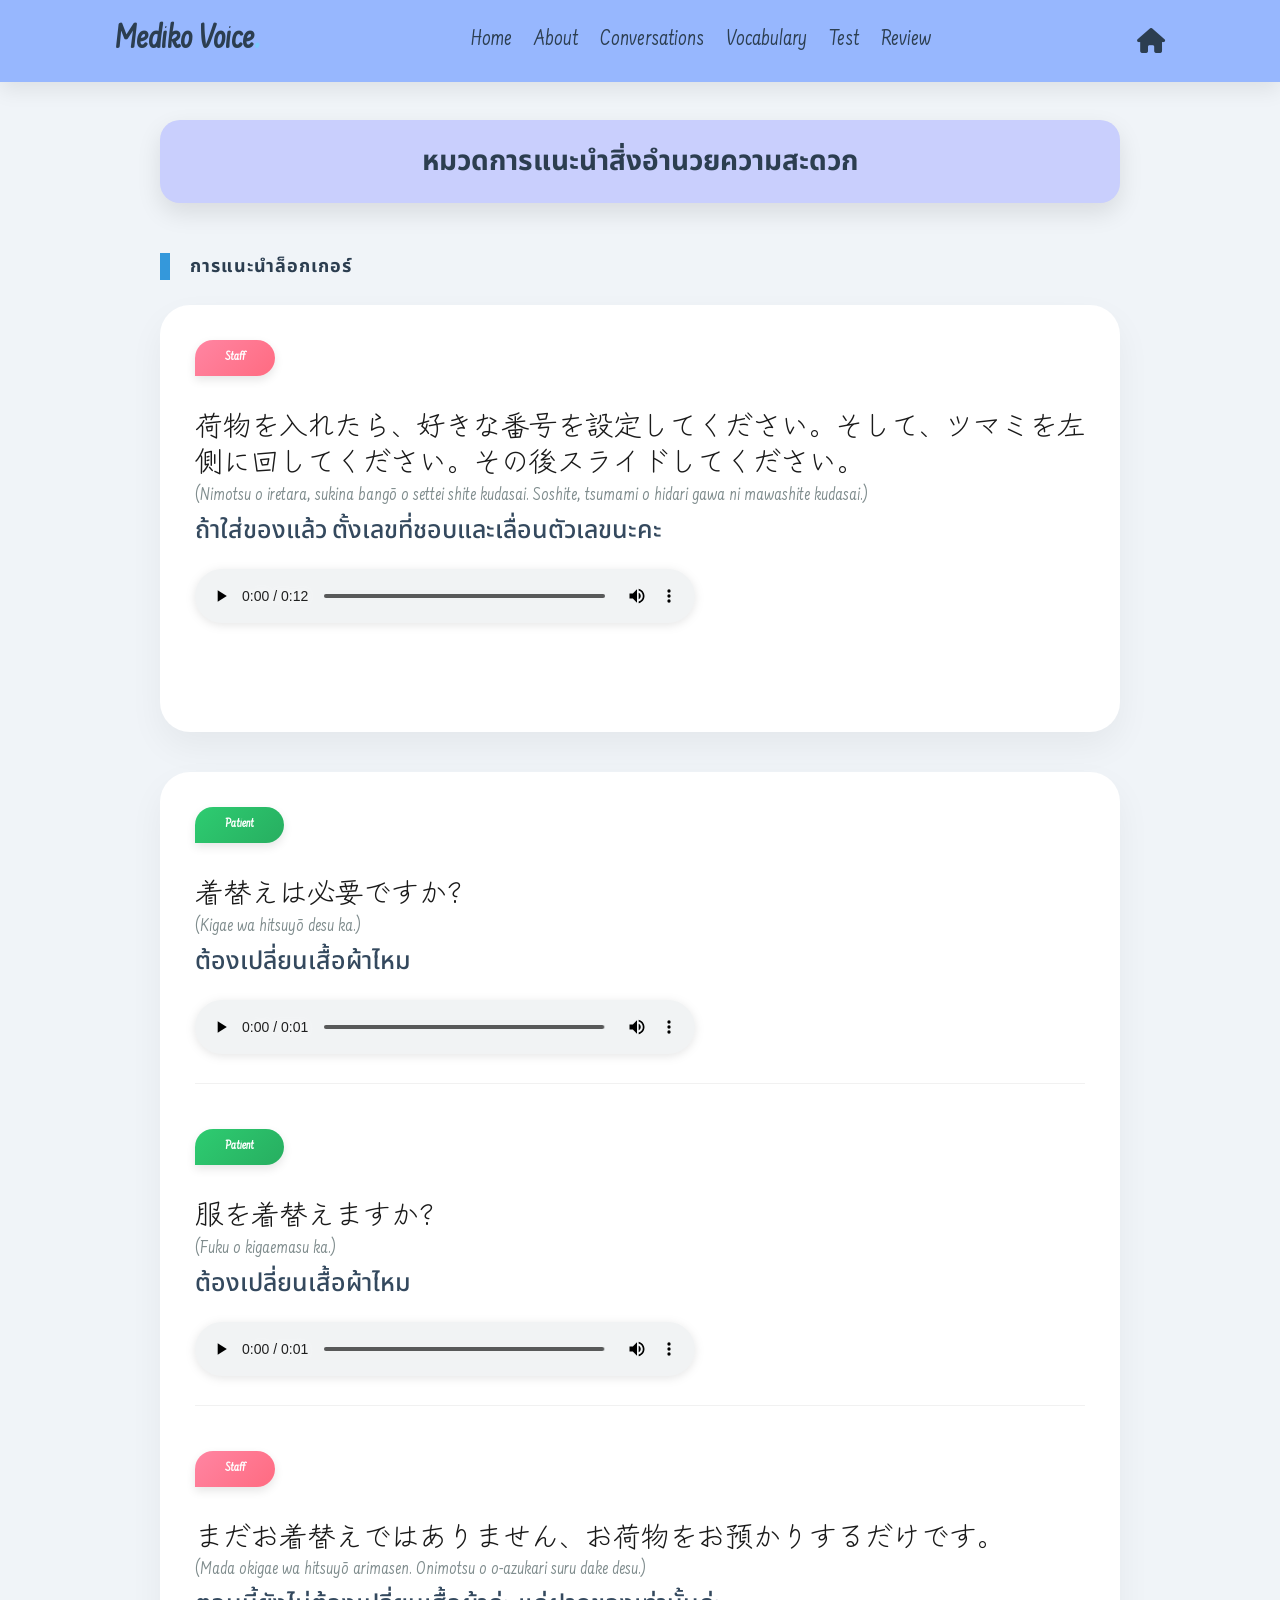
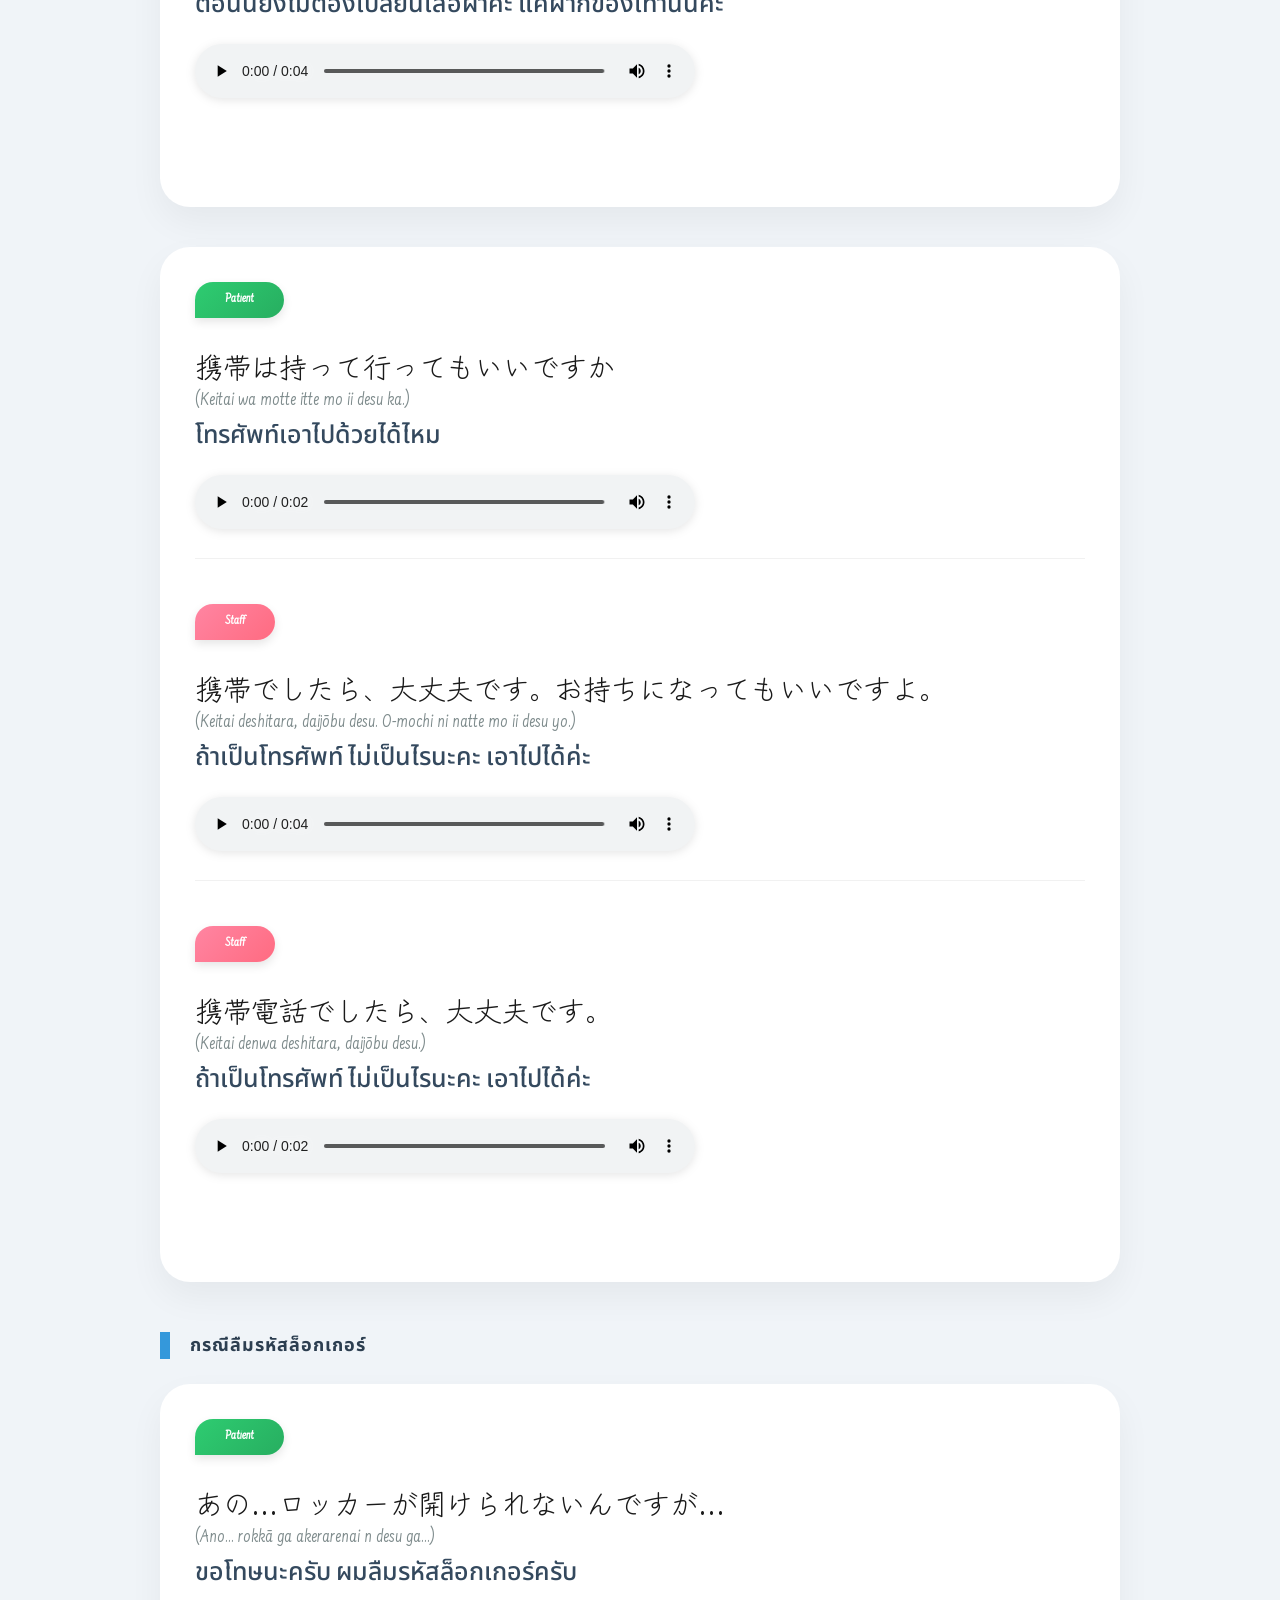
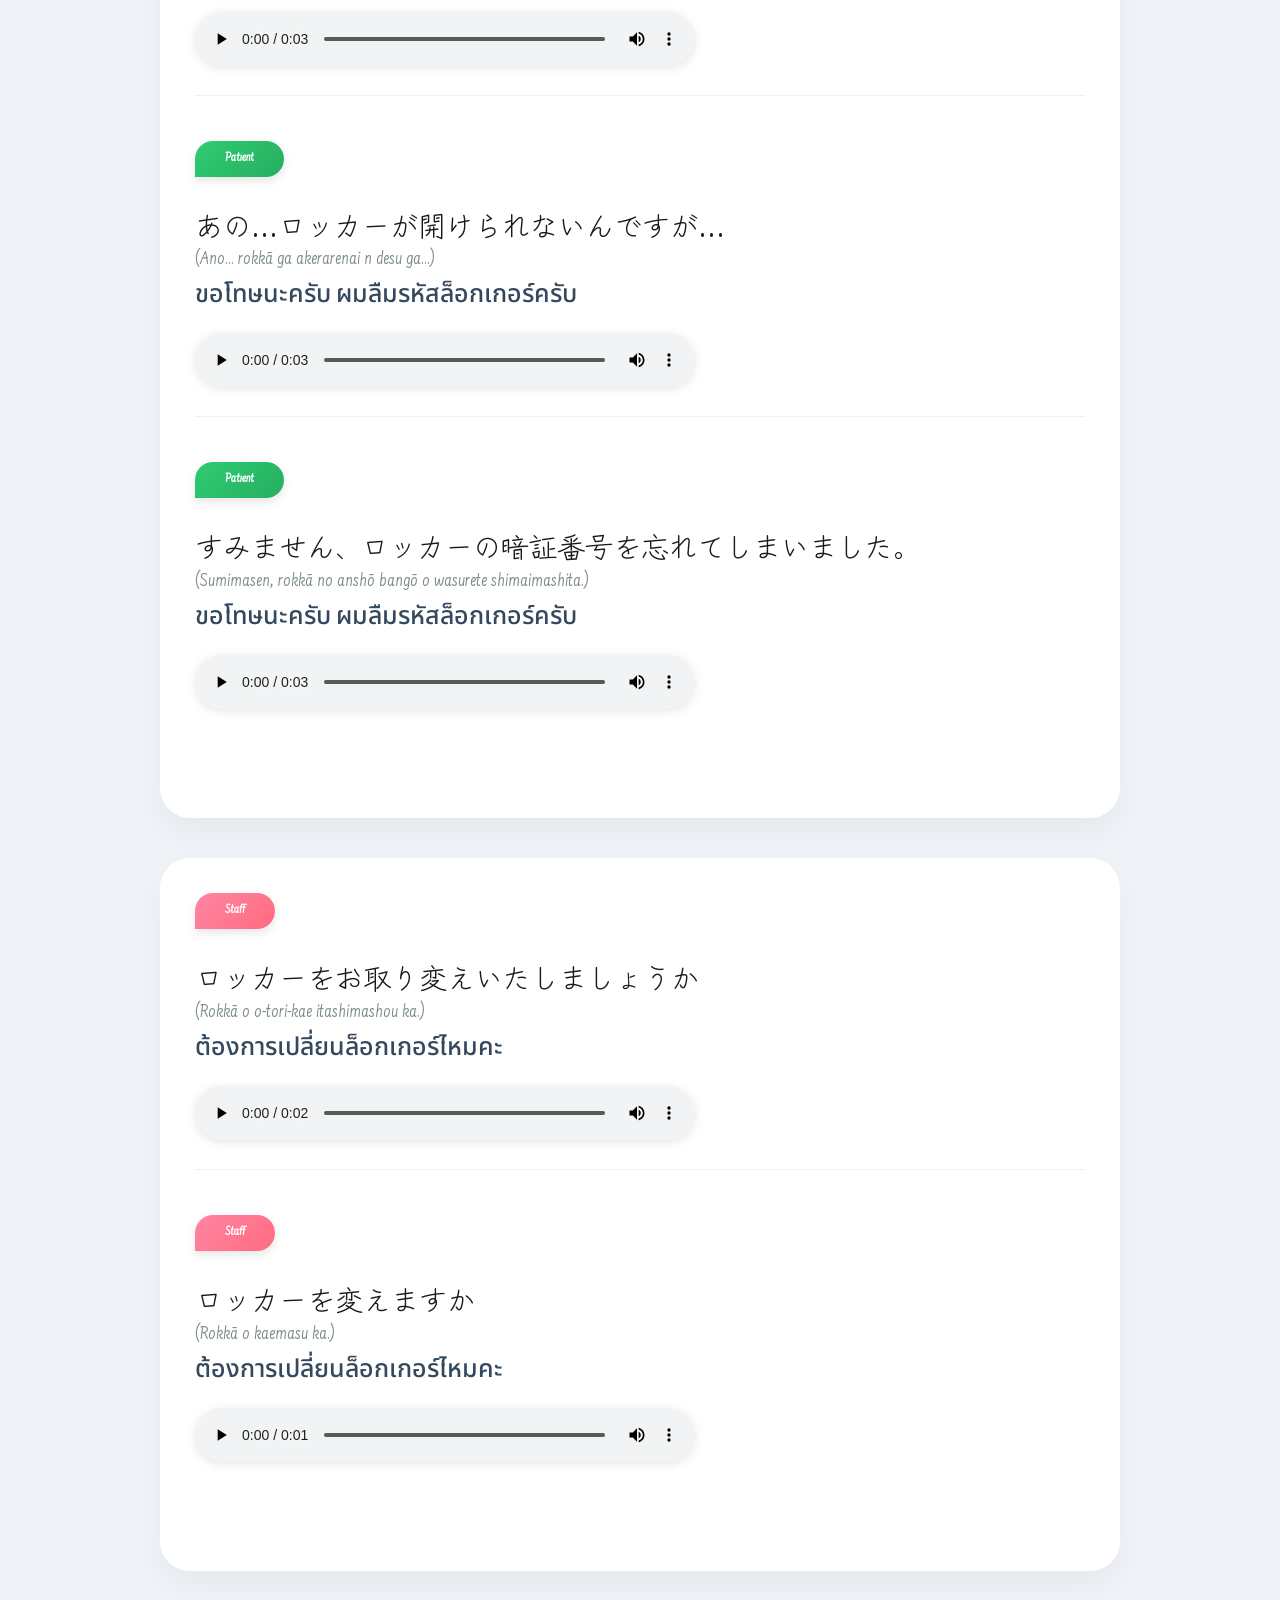
<file: convenient.html>
<!DOCTYPE html>
<html lang="th">
<head>
    <meta charset="UTF-8">
    <meta name="viewport" content="width=device-width, initial-scale=1.0">
    <title>Conversations - Mediko Voice</title>
    <link rel="stylesheet" href="https://cdnjs.cloudflare.com/ajax/libs/font-awesome/6.4.2/css/all.min.css">
    <link rel="stylesheet" href="style.css"> 
    <style>
        @import url('https://fonts.googleapis.com/css2?family=Farsan&family=Noto+Sans+Thai:wght@100..900&family=Zen+Kurenaido&display=swap');

        :root {
            --pink-staff: #ff85a2;
            --green-patient: #2ecc71;
            --blue-accent: #3498db;
            --gold-special: #f1c40f;
            --bg-light: #f0f4f8;
        }
        body {
            font-family: 'Noto Sans Thai', sans-serif;
            background-color: var(--bg-light);
            margin: 0;
            padding: 0;
        }

        .main-container {
            margin-top: 100px;
            padding: 20px;
            max-width: 1000px;
            margin-left: auto;
            margin-right: auto;
        }

        h1.category-title {
            text-align: center;
            color: #2c3e50;
            font-size: 2.8rem;
            margin-bottom: 40px;
            padding: 20px;
            background: #c9cffd;
            border-radius: 20px;
            box-shadow: 0 10px 25px rgba(0,0,0,0.1);
        }

        h2.sub-category {
            font-size: 1.8rem;
            color: #2c3e50;
            margin: 50px 0 25px 0;
            padding-left: 20px;
            border-left: 10px solid var(--blue-accent);
            letter-spacing: 1px;
        }

        .conversation-card {
            background: white;
            border-radius: 30px;
            padding: 35px;
            margin-bottom: 40px;
            box-shadow: 0 15px 35px rgba(0,0,0,0.05);
        }

        .chat-item {
            margin-bottom: 45px;
            padding-bottom: 25px;
            border-bottom: 1.5px solid #f1f1f1;
        }

        .chat-item:last-child { border-bottom: none; }

        .speaker {
            display: inline-block;
            padding: 10px 30px;
            border-radius: 30px 30px 30px 0;
            color: white;
            font-weight: 700;
            font-size: 1.3rem;
            margin-bottom: 15px;
            box-shadow: 0 4px 10px rgba(0,0,0,0.1);
            text-transform: capitalize;
        }

        .staff { background: linear-gradient(135deg, #ff85a2, #ff6b81); }
        .patient { background: linear-gradient(135deg, #2ecc71, #27ae60); }

        .jp {
            font-family: 'Zen Kurenaido', sans-serif;
            font-size: 2.8rem;
            color: #1a1a1a;
            margin: 15px 0 5px 0;
            line-height: 1.3;
        }

        .romaji {
            font-size: 1.9rem;
            color: #7f8c8d;
            margin-bottom: 10px;
            font-weight: 300;
        }

        .th {
            font-size: 2.5rem;
            color: #34495e;
            font-weight: 500;
            line-height: 1.3;
        }

        audio {
            width: 100%;
            max-width: 500px;
            margin-top: 20px;
            filter: drop-shadow(0 2px 5px rgba(0,0,0,0.1));
        }

        @media (max-width: 768px) {
            .jp { font-size: 1.8rem; }
            .th { font-size: 1.3rem; }
            .main-container { padding: 15px; }
        }
    </style>
</head>
<body>

<header>
    <input type="checkbox" id="toggler">
    <label for="toggler" class="fas fa-bars" id="menu-btn"></label>
    <a href="index.html" class="logo">Mediko Voice<span>.</span></a>
    <nav class="navbar">
        <a href="index.html">Home</a>
        <a href="about.html">About</a>
        <a href="conversation.html" class="active">Conversations</a>
        <a href="vocab.html">Vocabulary</a>
        <a href="test.html">Test</a>
        <a href="review.html">Review</a>
    </nav>
    <div class="icons">
        <a href="index.html" class="fas fa-house"></a>
        <a href="#" class="fas fa-user"></a>
    </div>
</header>

<main class="main-container">
    <h1 class="category-title">หมวดการแนะนำสิ่งอำนวยความสะดวก</h1>

    <h2 class="sub-category">การแนะนำล็อกเกอร์</h2>

    <div class="conversation-card">
        <div class="chat-item">
            <div class="speaker staff">Staff</div>
            <p class="jp">荷物を入れたら、好きな番号を設定してください。そして、ツマミを左側に回してください。その後スライドしてください。</p>
            <p class="romaji">(Nimotsu o iretara, sukina bangō o settei shite kudasai. Soshite, tsumami o hidari gawa ni mawashite kudasai.)</p>
            <p class="th">ถ้าใส่ของแล้ว ตั้งเลขที่ชอบและเลื่อนตัวเลขนะคะ</p>
            <audio controls><source src="audio/02.01a.mp3" type="audio/mpeg"></audio>
        </div>
    </div>

    <div class="conversation-card">
        <div class="chat-item">
            <div class="speaker patient">Patient</div>
            <p class="jp">着替えは必要ですか?</p>
            <p class="romaji">(Kigae wa hitsuyō desu ka.)</p>
            <p class="th">ต้องเปลี่ยนเสื้อผ้าไหม</p>
            <audio controls><source src="audio/02.02b.mp3" type="audio/mpeg"></audio>
        </div>

        <div class="chat-item">
            <div class="speaker patient">Patient</div>
            <p class="jp">服を着替えますか?</p>
            <p class="romaji">(Fuku o kigaemasu ka.)</p>
            <p class="th">ต้องเปลี่ยนเสื้อผ้าไหม</p>
            <audio controls><source src="audio/02.03b.mp3" type="audio/mpeg"></audio>
        </div>

        <div class="chat-item">
            <div class="speaker staff">Staff</div>
            <p class="jp">まだお着替えではありません、お荷物をお預かりするだけです。</p>
            <p class="romaji">(Mada okigae wa hitsuyō arimasen. Onimotsu o o-azukari suru dake desu.)</p>
            <p class="th">ตอนนี้ยังไม่ต้องเปลี่ยนเสื้อผ้าค่ะ แค่ฝากของเท่านั้นค่ะ</p>
            <audio controls><source src="audio/02.05a.mp3" type="audio/mpeg"></audio>
        </div>
    </div>

    
        
  

    <div class="conversation-card">
        

        <div class="chat-item">
            <div class="speaker patient">Patient</div>
            <p class="jp">携帯は持って行ってもいいですか</p>
            <p class="romaji">(Keitai wa motte itte mo ii desu ka.)</p>
            <p class="th">โทรศัพท์เอาไปด้วยได้ไหม</p>
            <audio controls><source src="audio/02.07b.mp3" type="audio/mpeg"></audio>
        </div>

  <div class="chat-item">
            <div class="speaker staff">Staff</div>
            <p class="jp">携帯でしたら、大丈夫です。お持ちになってもいいですよ。

</p>
            <p class="romaji">(Keitai deshitara, daijōbu desu. O-mochi ni natte mo ii desu yo.)</p>
      <p class="th">ถ้าเป็นโทรศัพท์ ไม่เป็นไรนะคะ เอาไปได้ค่ะ</p>
            
            <audio controls><source src="newaudio/n02.08.mp3" type="audio/mpeg"></audio>
        </div>

        <div class="chat-item">
            <div class="speaker staff">Staff</div>
            <p class="jp">携帯電話でしたら、大丈夫です。

</p>
            <p class="romaji">(Keitai denwa deshitara, daijōbu desu.)

</p>
<p class="th">ถ้าเป็นโทรศัพท์ ไม่เป็นไรนะคะ เอาไปได้ค่ะ</p>
            
            <audio controls><source src="audio/02.09a.mp3" type="audio/mpeg"></audio>
        </div>
    </div>




<h2 class="sub-category">กรณีลืมรหัสล็อกเกอร์</h2>

    <div class="conversation-card">
        <div class="chat-item">
            <div class="speaker patient">Patient</div>
            <p class="jp">あの…ロッカーが開けられないんですが…</p>
            <p class="romaji">(Ano… rokkā ga akerarenai n desu ga…)</p>
             <p class="th">ขอโทษนะครับ ผมลืมรหัสล็อกเกอร์ครับ</p>
            <audio controls><source src="newaudio/n2.11.mp3" type="audio/mpeg"></audio>
        </div>

        <div class="chat-item">
            <div class="speaker patient">Patient</div>
            <p class="jp">あの…ロッカーが開けられないんですが…</p>
            <p class="romaji">(Ano… rokkā ga akerarenai n desu ga…)</p>
             <p class="th">ขอโทษนะครับ ผมลืมรหัสล็อกเกอร์ครับ</p>
            <audio controls><source src="audio/02.11b.mp3" type="audio/mpeg"></audio>
        </div>

        <div class="chat-item">
            <div class="speaker patient">Patient</div>
            <p class="jp">すみません、ロッカーの暗証番号を忘れてしまいました。</p>
            <p class="romaji">(Sumimasen, rokkā no anshō bangō o wasurete shimaimashita.)</p>
            <p class="th">ขอโทษนะครับ ผมลืมรหัสล็อกเกอร์ครับ</p>
            <audio controls><source src="newaudio/n02.12.mp3" type="audio/mpeg"></audio>
        </div>
    </div>

    <div class="conversation-card">
        <div class="chat-item">
            <div class="speaker staff">Staff</div>
            <p class="jp">ロッカーをお取り変えいたしましょうか</p>
            <p class="romaji">(Rokkā o o-tori-kae itashimashou ka.)</p>
             <p class="th">ต้องการเปลี่ยนล็อกเกอร์ไหมคะ</p>
            <audio controls><source src="newaudio/n02.14.mp3" type="audio/mpeg"></audio>
        </div>

        <div class="chat-item">
            <div class="speaker staff">Staff</div>
            <p class="jp">ロッカーを変えますか</p>
            <p class="romaji">(Rokkā o kaemasu ka.)</p>
            <p class="th">ต้องการเปลี่ยนล็อกเกอร์ไหมคะ</p>
            <audio controls><source src="audio/02.15a.mp3" type="audio/mpeg"></audio>
        </div>
    </div>
</file>
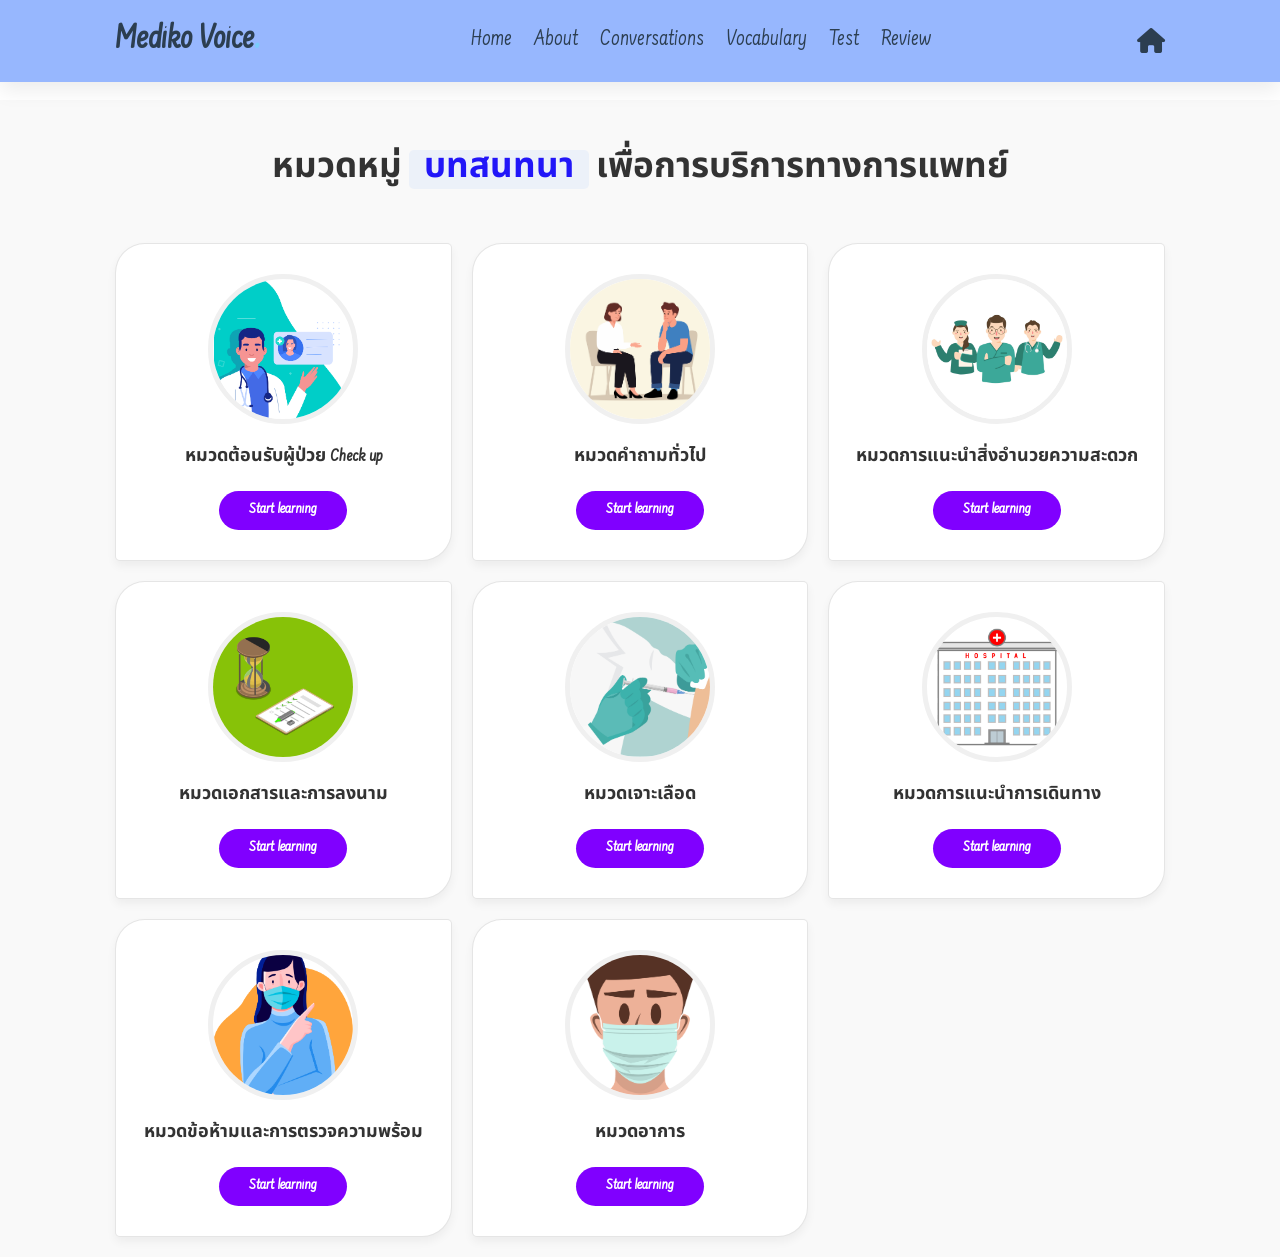
<file: conversation.html>
<!DOCTYPE html>
<html lang="th">
<head>
    <meta charset="UTF-8">
    <meta name="viewport" content="width=device-width, initial-scale=1.0">
    <title>Conversations - Mediko Voice</title>
    <link rel="stylesheet" href="https://cdnjs.cloudflare.com/ajax/libs/font-awesome/6.4.2/css/all.min.css">
    <link rel="stylesheet" href="style.css"> </head>
<body>

<header>
    <input type="checkbox" id="toggler">
    <label for="toggler" class="fas fa-bars" id="menu-btn"></label>

    <a href="index.html" class="logo">Mediko Voice<span>.</span></a>

    <nav class="navbar">
        <a href="index.html">Home</a>
        <a href="about.html">About</a>
        <a href="conversation.html" class="active">Conversations</a>
        <a href="vocab.html">Vocabulary</a>
        <a href="test.html">Test</a>
        <a href="review.html">Review</a>
    </nav>

    <div class="icons">
        <a href="index.html" class="fas fa-house"></a>
        <a href="#" class="fas fa-user"></a>
    </div>
</header>

<main class="conversation-page">
    <section class="Conversations" id="Conversations">
        <h1 class="heading"> หมวดหมู่ <span>บทสนทนา</span> เพื่อการบริการทางการแพทย์</h1>
        
        <div class="box-container">
            <div class="box">
    <div class="image-wrapper">
        <img src="image mad/medical-5459631_1920.png" alt="Check up">
    </div>
    <h3>หมวดต้อนรับผู้ป่วย Check up</h3>
    <a href="checkup.html" class="btn">Start learning</a> </div>

            <div class="box">
                <div class="image-wrapper">
                    <img src="image mad/therapy-9690987_1920.png" alt="General Question">
                </div>
                <h3>หมวดคำถามทั่วไป</h3>
                <a href="normal.html" class="btn">Start learning</a>
            </div>

            <div class="box">
                <div class="image-wrapper">
                    <img src="image mad/nurses-8494324_1920.jpg" alt="Facilities">
                </div>
                <h3>หมวดการแนะนำสิ่งอำนวยความสะดวก</h3>
                <a href="convenient.html" class="btn">Start learning</a> </div>

            <div class="box">
                <div class="image-wrapper">
                    <img src="image mad/pencil-5459686_1920.png" alt="Documents">
                </div>
                <h3>หมวดเอกสารและการลงนาม</h3>
                <a href="document.html" class="btn">Start learning</a>
            </div>

            <div class="box">
                <div class="image-wrapper">
                    <img src="image mad/vaccine-5808436_1920.png" alt="Blood test">
                </div>
                <h3>หมวดเจาะเลือด</h3>
                <a href="bloodtest.html" class="btn">Start learning</a>
            </div>

            <div class="box">
                <div class="image-wrapper">
                    <img src="image mad/hospital-5025895_1920.png" alt="Travel">
                </div>
                <h3>หมวดการแนะนำการเดินทาง</h3>
                <a href="guide.html" class="btn">Start learning</a>
            </div>

            <div class="box">
                <div class="image-wrapper">
                    <img src="image mad/woman-6668441_1920.png" alt="Rules">
                </div>
                <h3>หมวดข้อห้ามและการตรวจความพร้อม</h3>
                <a href="readiness.html" class="btn">Start learning</a>
            </div>

            <div class="box">
                <div class="image-wrapper">
                    <img src="image mad/wearing-a-mandatory-mask-5405387_1920.png" alt="Symptoms">
                </div>
                <h3>หมวดอาการ</h3>
                <a href="symptom.html" class="btn">Start learning</a>
            </div>
        </div>
    </section>
</main>

</body>

</html>
</file>
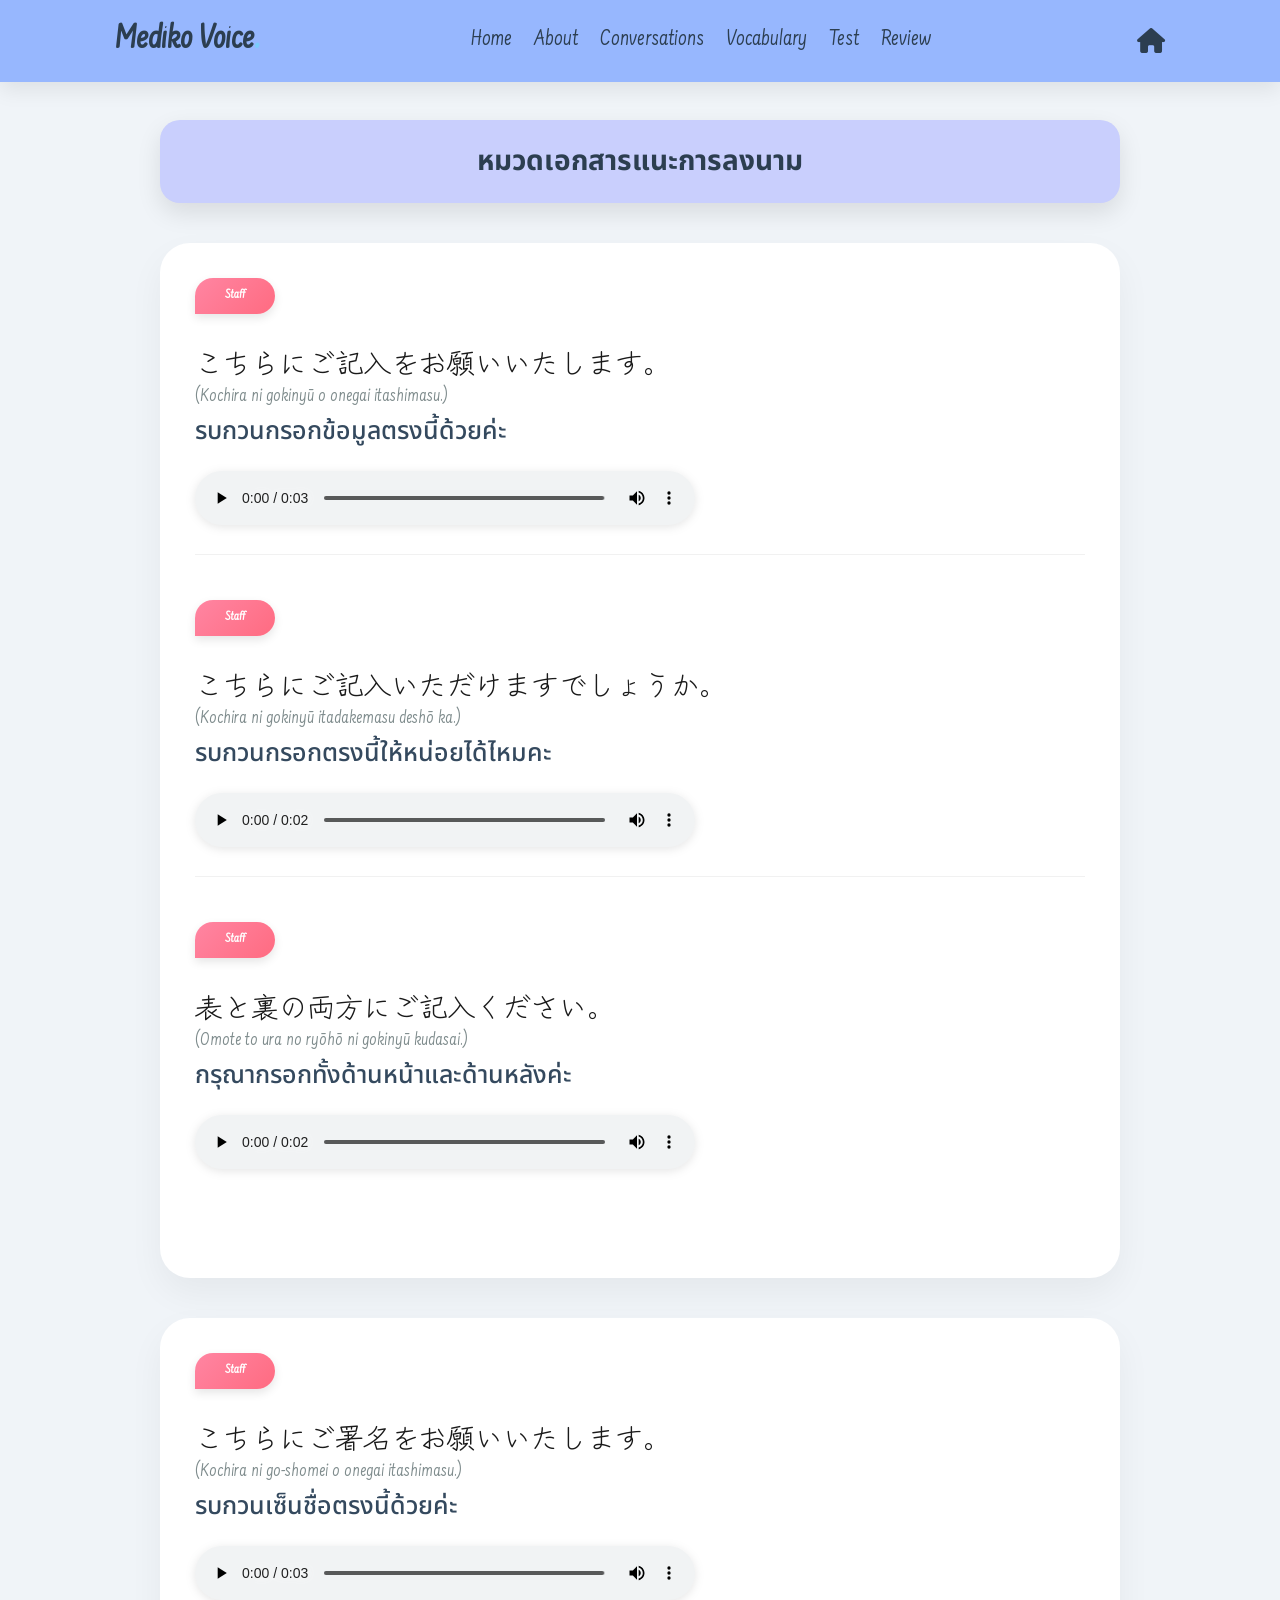
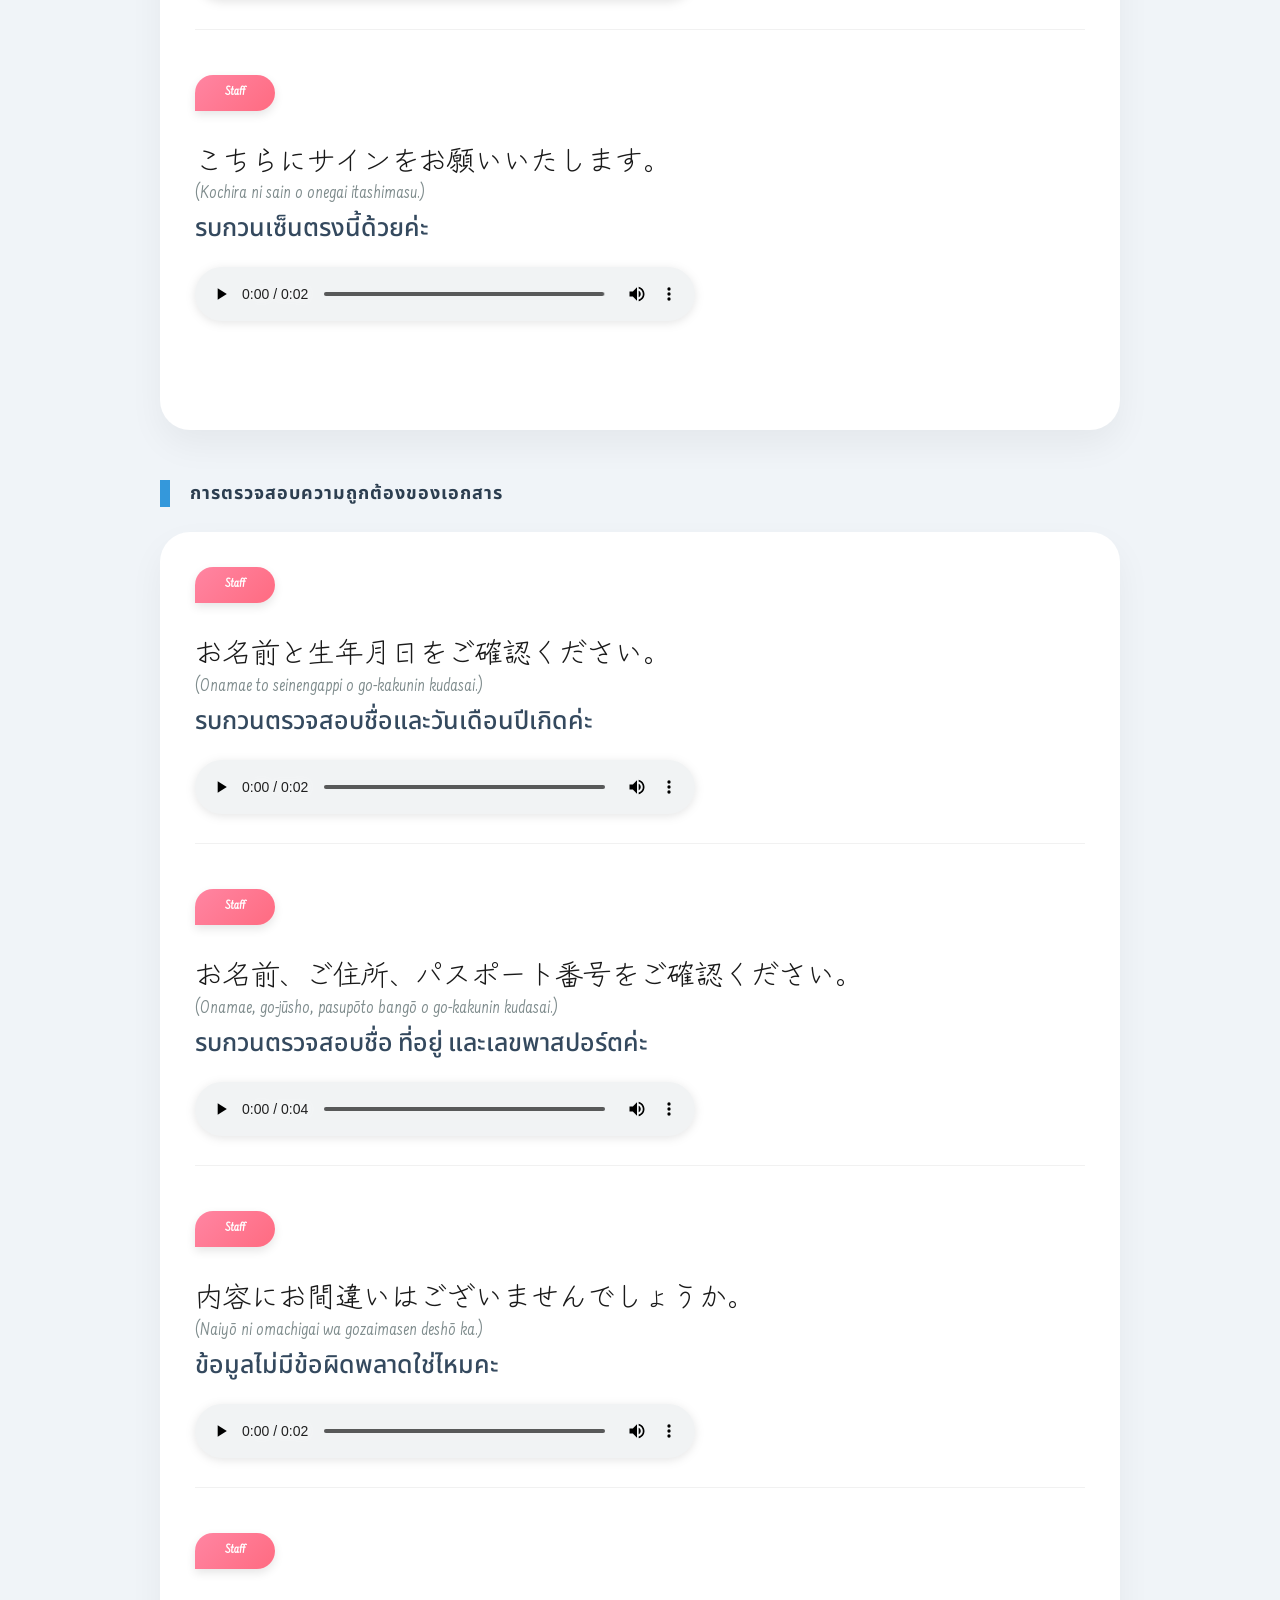
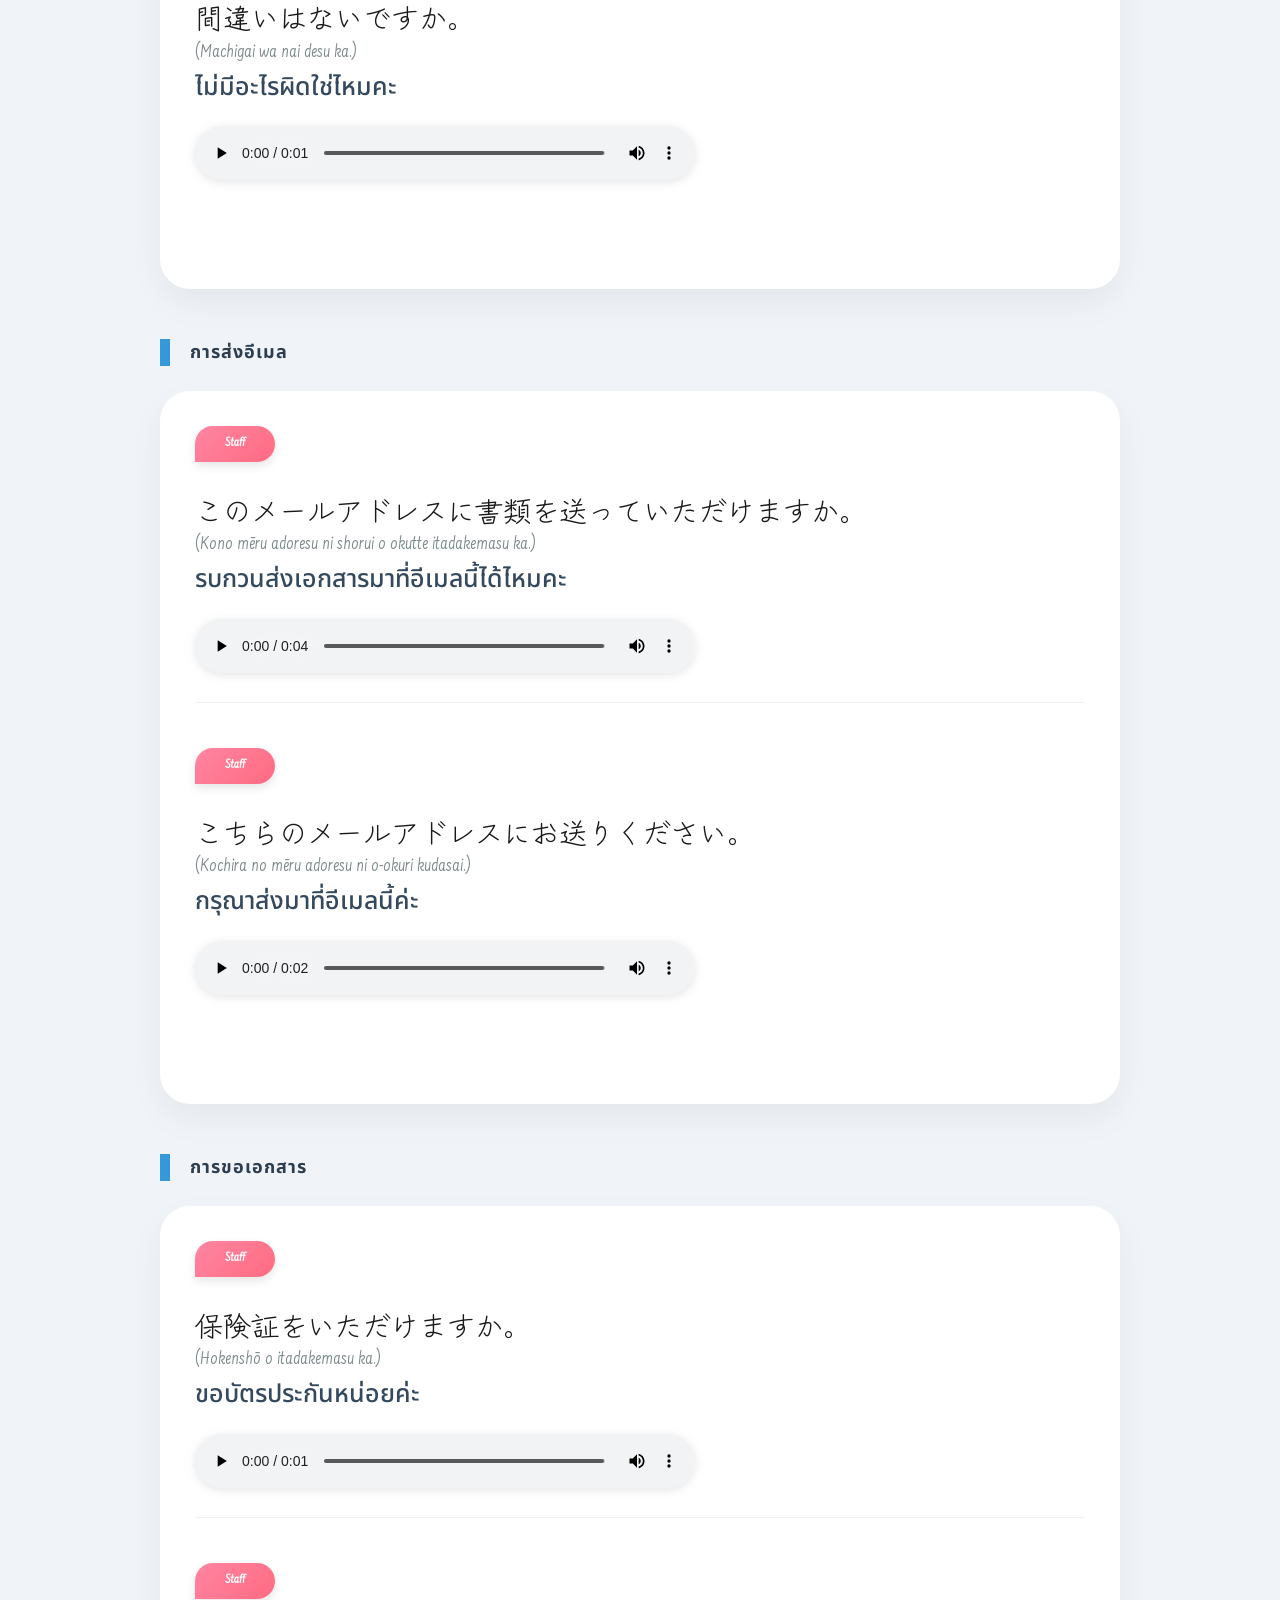
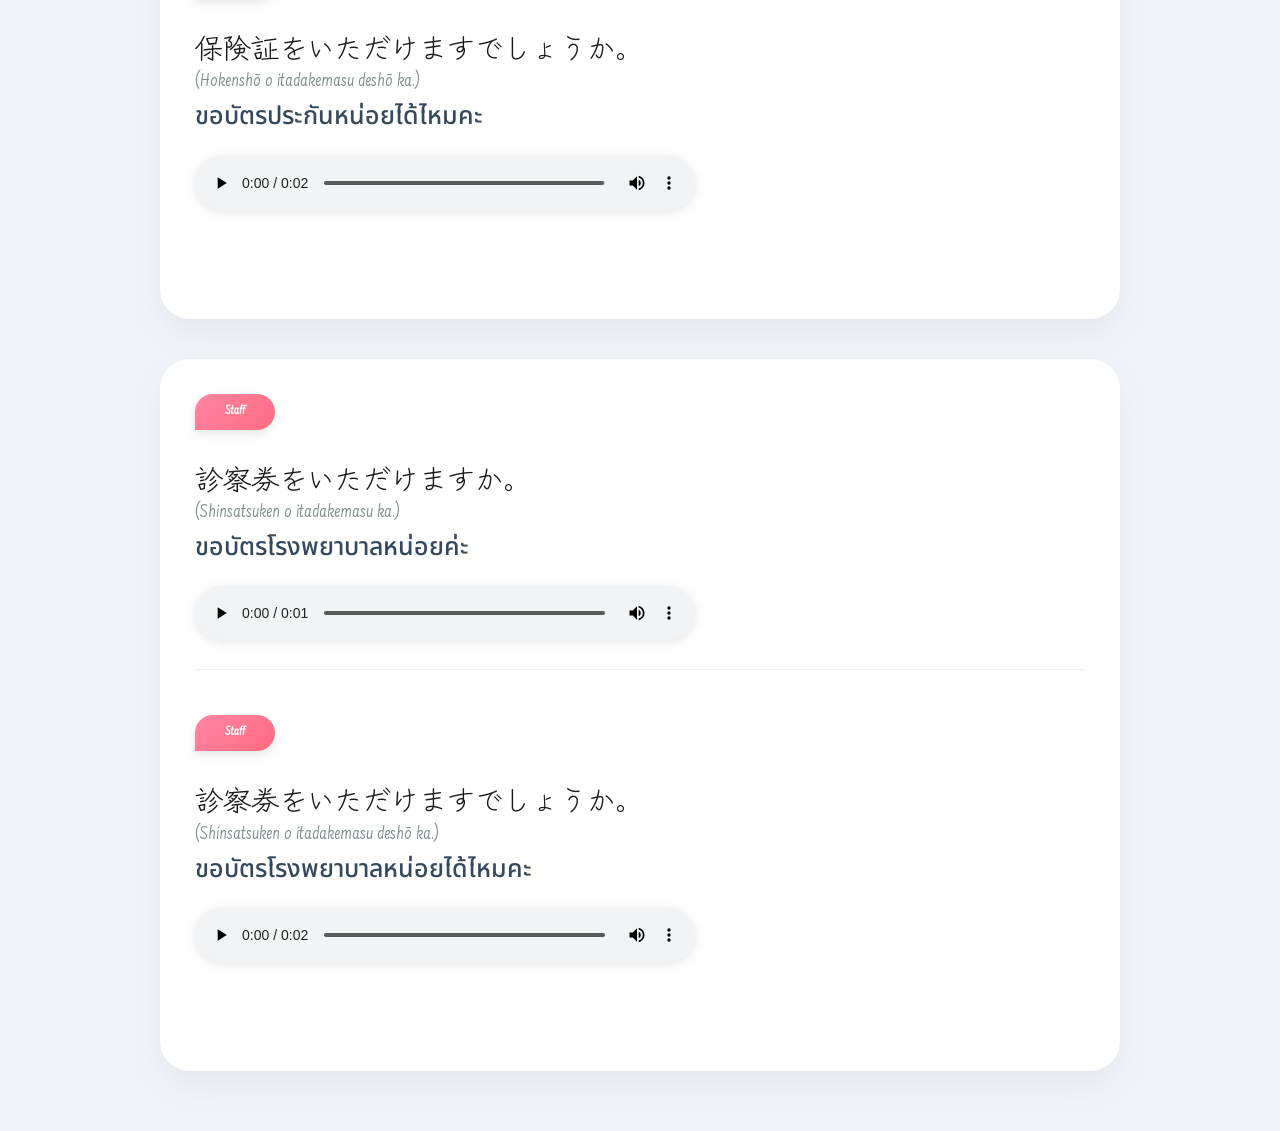
<file: document.html>
<!DOCTYPE html>
<html lang="th">
<head>
    <meta charset="UTF-8">
    <meta name="viewport" content="width=device-width, initial-scale=1.0">
    <title>Conversations - Mediko Voice</title>
    <link rel="stylesheet" href="https://cdnjs.cloudflare.com/ajax/libs/font-awesome/6.4.2/css/all.min.css">
    <link rel="stylesheet" href="style.css"> 
    <style>
        @import url('https://fonts.googleapis.com/css2?family=Farsan&family=Noto+Sans+Thai:wght@100..900&family=Zen+Kurenaido&display=swap');

        :root {
            --pink-staff: #ff85a2;
            --green-patient: #2ecc71;
            --blue-accent: #3498db;
            --gold-special: #f1c40f;
            --bg-light: #f0f4f8;
        }
        body {
            font-family: 'Noto Sans Thai', sans-serif;
            background-color: var(--bg-light);
            margin: 0;
            padding: 0;
        }

        .main-container {
            margin-top: 100px;
            padding: 20px;
            max-width: 1000px;
            margin-left: auto;
            margin-right: auto;
        }

        h1.category-title {
            text-align: center;
            color: #2c3e50;
            font-size: 2.8rem;
            margin-bottom: 40px;
            padding: 20px;
            background: #c9cffd;
            border-radius: 20px;
            box-shadow: 0 10px 25px rgba(0,0,0,0.1);
        }

        h2.sub-category {
            font-size: 1.8rem;
            color: #2c3e50;
            margin: 50px 0 25px 0;
            padding-left: 20px;
            border-left: 10px solid var(--blue-accent);
            letter-spacing: 1px;
        }

        .conversation-card {
            background: white;
            border-radius: 30px;
            padding: 35px;
            margin-bottom: 40px;
            box-shadow: 0 15px 35px rgba(0,0,0,0.05);
        }

        .chat-item {
            margin-bottom: 45px;
            padding-bottom: 25px;
            border-bottom: 1.5px solid #f1f1f1;
        }

        .chat-item:last-child { border-bottom: none; }

        .speaker {
            display: inline-block;
            padding: 10px 30px;
            border-radius: 30px 30px 30px 0;
            color: white;
            font-weight: 700;
            font-size: 1.3rem;
            margin-bottom: 15px;
            box-shadow: 0 4px 10px rgba(0,0,0,0.1);
            text-transform: capitalize;
        }

        .staff { background: linear-gradient(135deg, #ff85a2, #ff6b81); }
        .patient { background: linear-gradient(135deg, #2ecc71, #27ae60); }

        .jp {
            font-family: 'Zen Kurenaido', sans-serif;
            font-size: 2.8rem;
            color: #1a1a1a;
            margin: 15px 0 5px 0;
            line-height: 1.3;
        }

        .romaji {
            font-size: 1.9rem;
            color: #7f8c8d;
            margin-bottom: 10px;
            font-weight: 300;
        }

        .th {
            font-size: 2.5rem;
            color: #34495e;
            font-weight: 500;
            line-height: 1.3;
        }

        audio {
            width: 100%;
            max-width: 500px;
            margin-top: 20px;
            filter: drop-shadow(0 2px 5px rgba(0,0,0,0.1));
        }

        @media (max-width: 768px) {
            .jp { font-size: 1.8rem; }
            .th { font-size: 1.3rem; }
            .main-container { padding: 15px; }
        }
    </style>
</head>
<body>

<header>
    <input type="checkbox" id="toggler">
    <label for="toggler" class="fas fa-bars" id="menu-btn"></label>
    <a href="index.html" class="logo">Mediko Voice<span>.</span></a>
    <nav class="navbar">
        <a href="index.html">Home</a>
        <a href="about.html">About</a>
        <a href="conversation.html" class="active">Conversations</a>
        <a href="vocab.html">Vocabulary</a>
        <a href="test.html">Test</a>
        <a href="review.html">Review</a>
    </nav>
    <div class="icons">
        <a href="index.html" class="fas fa-house"></a>
        <a href="#" class="fas fa-user"></a>
    </div>
</header>

<main class="main-container">
    <h1 class="category-title">หมวดเอกสารแนะการลงนาม</h1>

    <div class="conversation-card">
        <div class="chat-item">
            <div class="speaker staff">Staff</div>
            <p class="jp">こちらにご記入をお願いいたします。

</p>
            <p class="romaji">(Kochira ni gokinyū o onegai itashimasu.)
</p>
            <p class="th">รบกวนกรอกข้อมูลตรงนี้ด้วยค่ะ</p>
            <audio controls><source src="audio/04.01a.mp3" type="audio/mpeg"></audio>
        </div>

        <div class="chat-item">
            <div class="speaker staff">Staff</div>
            <p class="jp">こちらにご記入いただけますでしょうか。

</p>
            <p class="romaji">(Kochira ni gokinyū itadakemasu deshō ka.)
</p>
            <p class="th">รบกวนกรอกตรงนี้ให้หน่อยได้ไหมคะ</p>
            <audio controls><source src="audio/04.02a.mp3" type="audio/mpeg"></audio>
        </div>


        <div class="chat-item">
            <div class="speaker staff">Staff</div>
            <p class="jp">表と裏の両方にご記入ください。

</p>
            <p class="romaji">(Omote to ura no ryōhō ni gokinyū kudasai.)
</p>
            <p class="th">กรุณากรอกทั้งด้านหน้าและด้านหลังค่ะ</p>
            <audio controls><source src="audio/04.03a.mp3" type="audio/mpeg"></audio>
        </div>
    </div>







    <div class="conversation-card">
        <div class="chat-item">
            <div class="speaker staff">Staff</div>
            <p class="jp">こちらにご署名をお願いいたします。


</p>
            <p class="romaji">(Kochira ni go-shomei o onegai itashimasu.)
</p>
            <p class="th">รบกวนเซ็นชื่อตรงนี้ด้วยค่ะ</p>
            <audio controls><source src="audio/04.04a.mp3" type="audio/mpeg"></audio>
        </div>

        <div class="chat-item">
            <div class="speaker staff">Staff</div>
            <p class="jp">こちらにサインをお願いいたします。

</p>
            <p class="romaji">(Kochira ni sain o onegai itashimasu.)
</p>
            <p class="th">รบกวนเซ็นตรงนี้ด้วยค่ะ</p>
            <audio controls><source src="audio/04.05a.mp3" type="audio/mpeg"></audio>
        </div>

    </div>





    <h2 class="sub-category">การตรวจสอบความถูกต้องของเอกสาร</h2>
    <div class="conversation-card">
        <div class="chat-item">
            <div class="speaker staff">Staff</div>
            <p class="jp">お名前と生年月日をご確認ください。

</p>
            <p class="romaji">(Onamae to seinengappi o go-kakunin kudasai.)
</p>
            <p class="th">รบกวนตรวจสอบชื่อและวันเดือนปีเกิดค่ะ</p>
            <audio controls><source src="audio/04.06a.mp3" type="audio/mpeg"></audio>
        </div>

        <div class="chat-item">
            <div class="speaker staff">Staff</div>
            <p class="jp">お名前、ご住所、パスポート番号をご確認ください。


</p>
            <p class="romaji">(Onamae, go-jūsho, pasupōto bangō o go-kakunin kudasai.)
</p>
            <p class="th">รบกวนตรวจสอบชื่อ ที่อยู่ และเลขพาสปอร์ตค่ะ</p>
            <audio controls><source src="audio/04.07a.mp3" type="audio/mpeg"></audio>
        </div>

        <div class="chat-item">
            <div class="speaker staff">Staff</div>
            <p class="jp">内容にお間違いはございませんでしょうか。

</p>
            <p class="romaji">(Naiyō ni omachigai wa gozaimasen deshō ka.)
</p>
            <p class="th">ข้อมูลไม่มีข้อผิดพลาดใช่ไหมคะ</p>
            <audio controls><source src="audio/04.08a.mp3" type="audio/mpeg"></audio>
        </div>

        <div class="chat-item">
            <div class="speaker staff">Staff</div>
            <p class="jp">間違いはないですか。

</p>
            <p class="romaji">(Machigai wa nai desu ka.)
</p>
            <p class="th">ไม่มีอะไรผิดใช่ไหมคะ</p>
            <audio controls><source src="audio/04.09a.mp3" type="audio/mpeg"></audio>
        </div>
    </div>







<h2 class="sub-category">การส่งอีเมล</h2>
    <div class="conversation-card">
        <div class="chat-item">
            <div class="speaker staff">Staff</div>
            <p class="jp">このメールアドレスに書類を送っていただけますか。

</p>
            <p class="romaji">(Kono mēru adoresu ni shorui o okutte itadakemasu ka.)
</p>
            <p class="th">รบกวนส่งเอกสารมาที่อีเมลนี้ได้ไหมคะ</p>
            <audio controls><source src="audio/04.10a.mp3" type="audio/mpeg"></audio>
        </div>

        <div class="chat-item">
            <div class="speaker staff">Staff</div>
            <p class="jp">こちらのメールアドレスにお送りください。
</p>
            <p class="romaji">(Kochira no mēru adoresu ni o-okuri kudasai.)
</p>
            <p class="th">กรุณาส่งมาที่อีเมลนี้ค่ะ</p>
            <audio controls><source src="audio/04.11a.mp3" type="audio/mpeg"></audio>
        </div>

    </div>


    <h2 class="sub-category">การขอเอกสาร</h2>
    <div class="conversation-card">
        <div class="chat-item">
            <div class="speaker staff">Staff</div>
            <p class="jp">保険証をいただけますか。

</p>
            <p class="romaji">(Hokenshō o itadakemasu ka.)
</p>
            <p class="th">ขอบัตรประกันหน่อยค่ะ</p>
            <audio controls><source src="audio/04.12a.mp3" type="audio/mpeg"></audio>
        </div>

        <div class="chat-item">
            <div class="speaker staff">Staff</div>
            <p class="jp">保険証をいただけますでしょうか。

</p>
            <p class="romaji">(Hokenshō o itadakemasu deshō ka.)
</p>
            <p class="th">ขอบัตรประกันหน่อยได้ไหมคะ</p>
            <audio controls><source src="audio/04.13a.mp3" type="audio/mpeg"></audio>
 </div>
    </div>

    

        <div class="conversation-card">
        <div class="chat-item">
            <div class="speaker staff">Staff</div>
            <p class="jp">診察券をいただけますか。


</p>
            <p class="romaji">(Shinsatsuken o itadakemasu ka.)
</p>
            <p class="th">ขอบัตรโรงพยาบาลหน่อยค่ะ</p>
            <audio controls><source src="audio/04.14a.mp3" type="audio/mpeg"></audio>
        </div>

        <div class="chat-item">
            <div class="speaker staff">Staff</div>
            <p class="jp">診察券をいただけますでしょうか。

</p>
            <p class="romaji">(Shinsatsuken o itadakemasu deshō ka.)
</p>
            <p class="th">ขอบัตรโรงพยาบาลหน่อยได้ไหมคะ</p>
            <audio controls><source src="audio/04.15a.mp3" type="audio/mpeg"></audio>
        </div>

    </div>
</file>
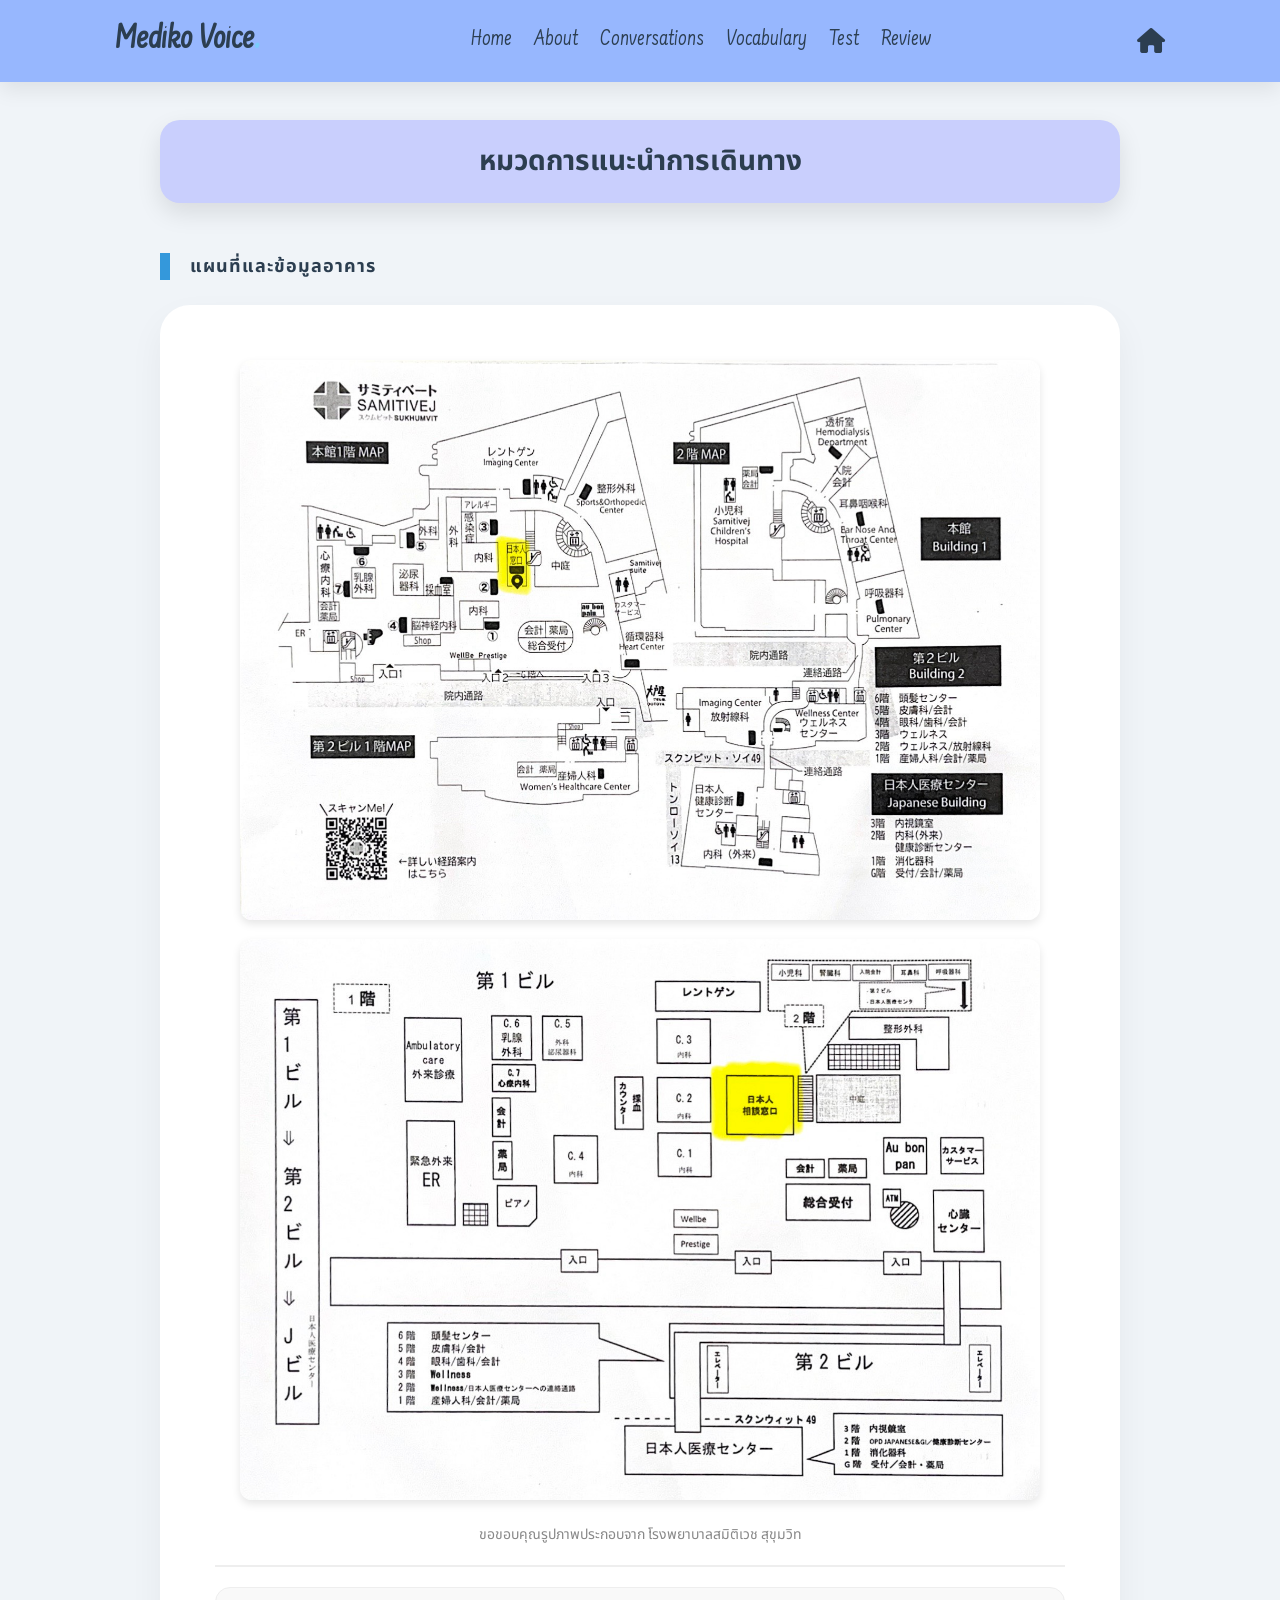
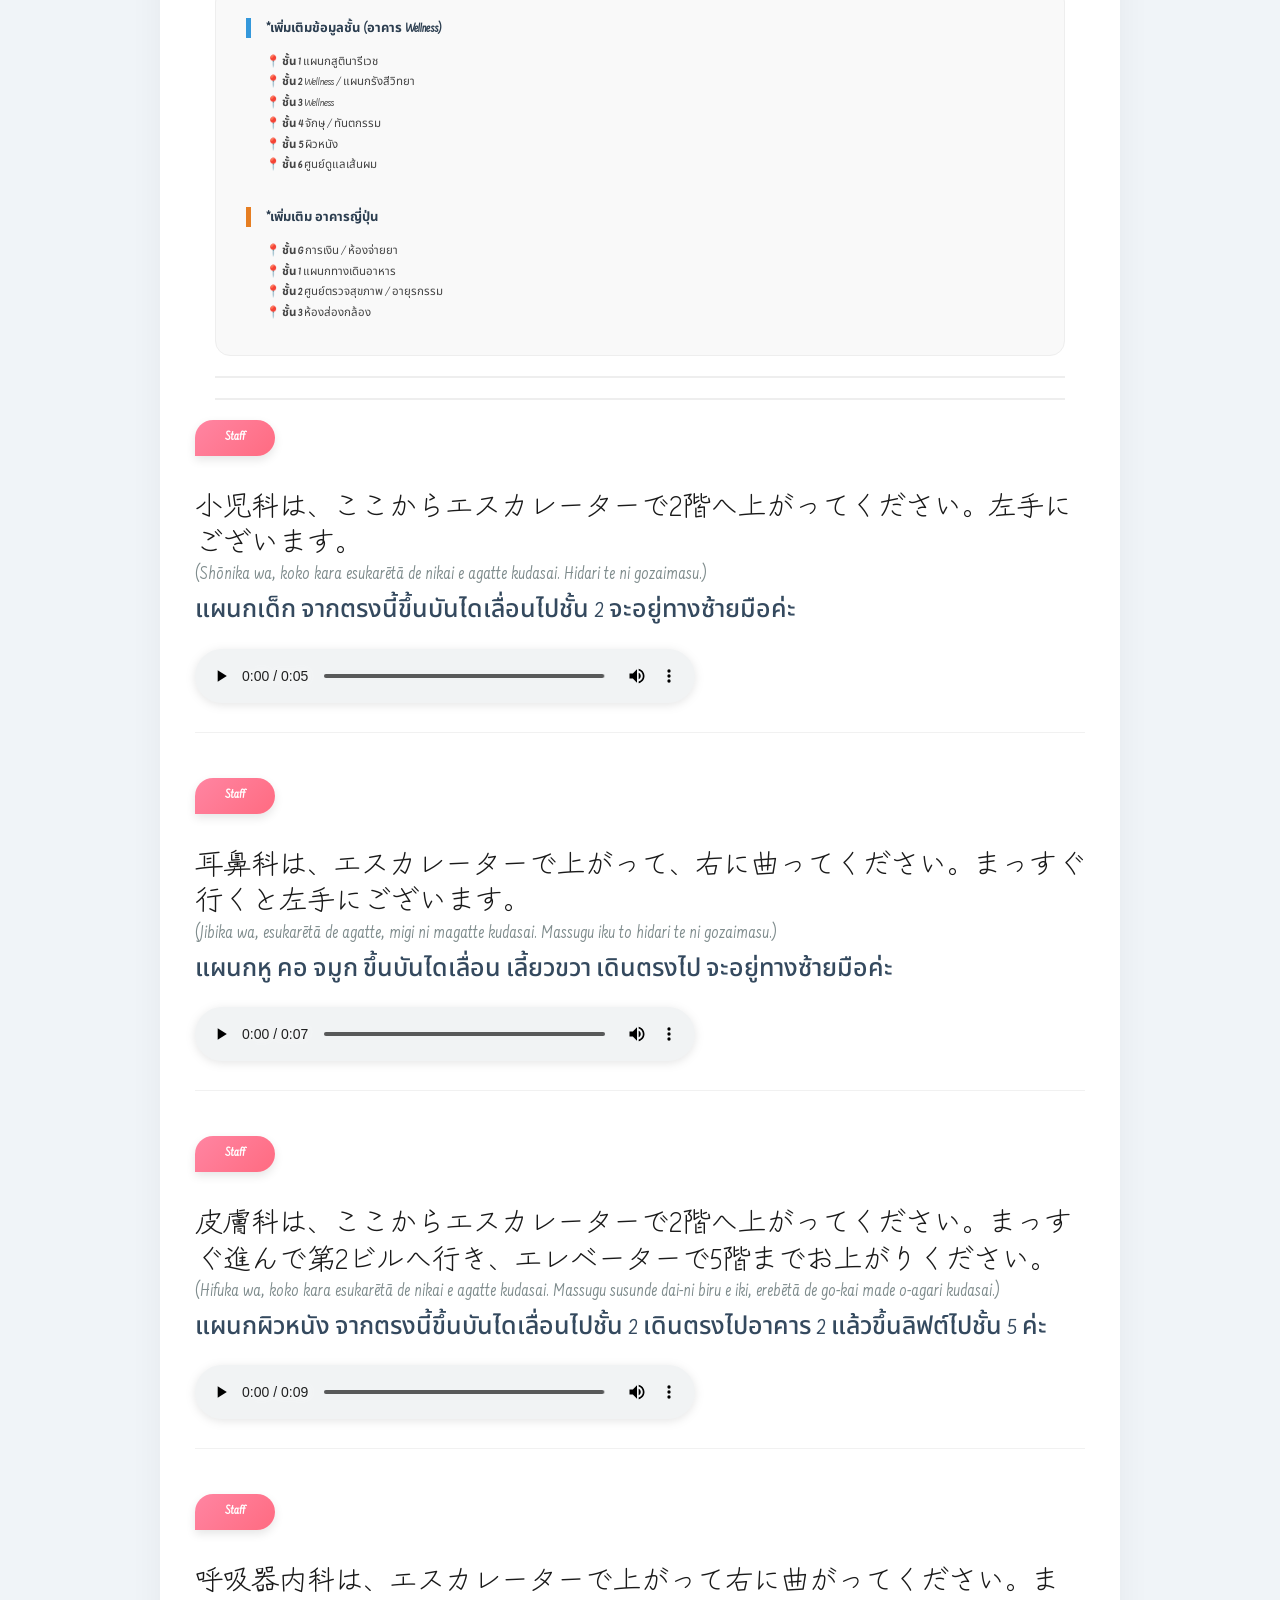
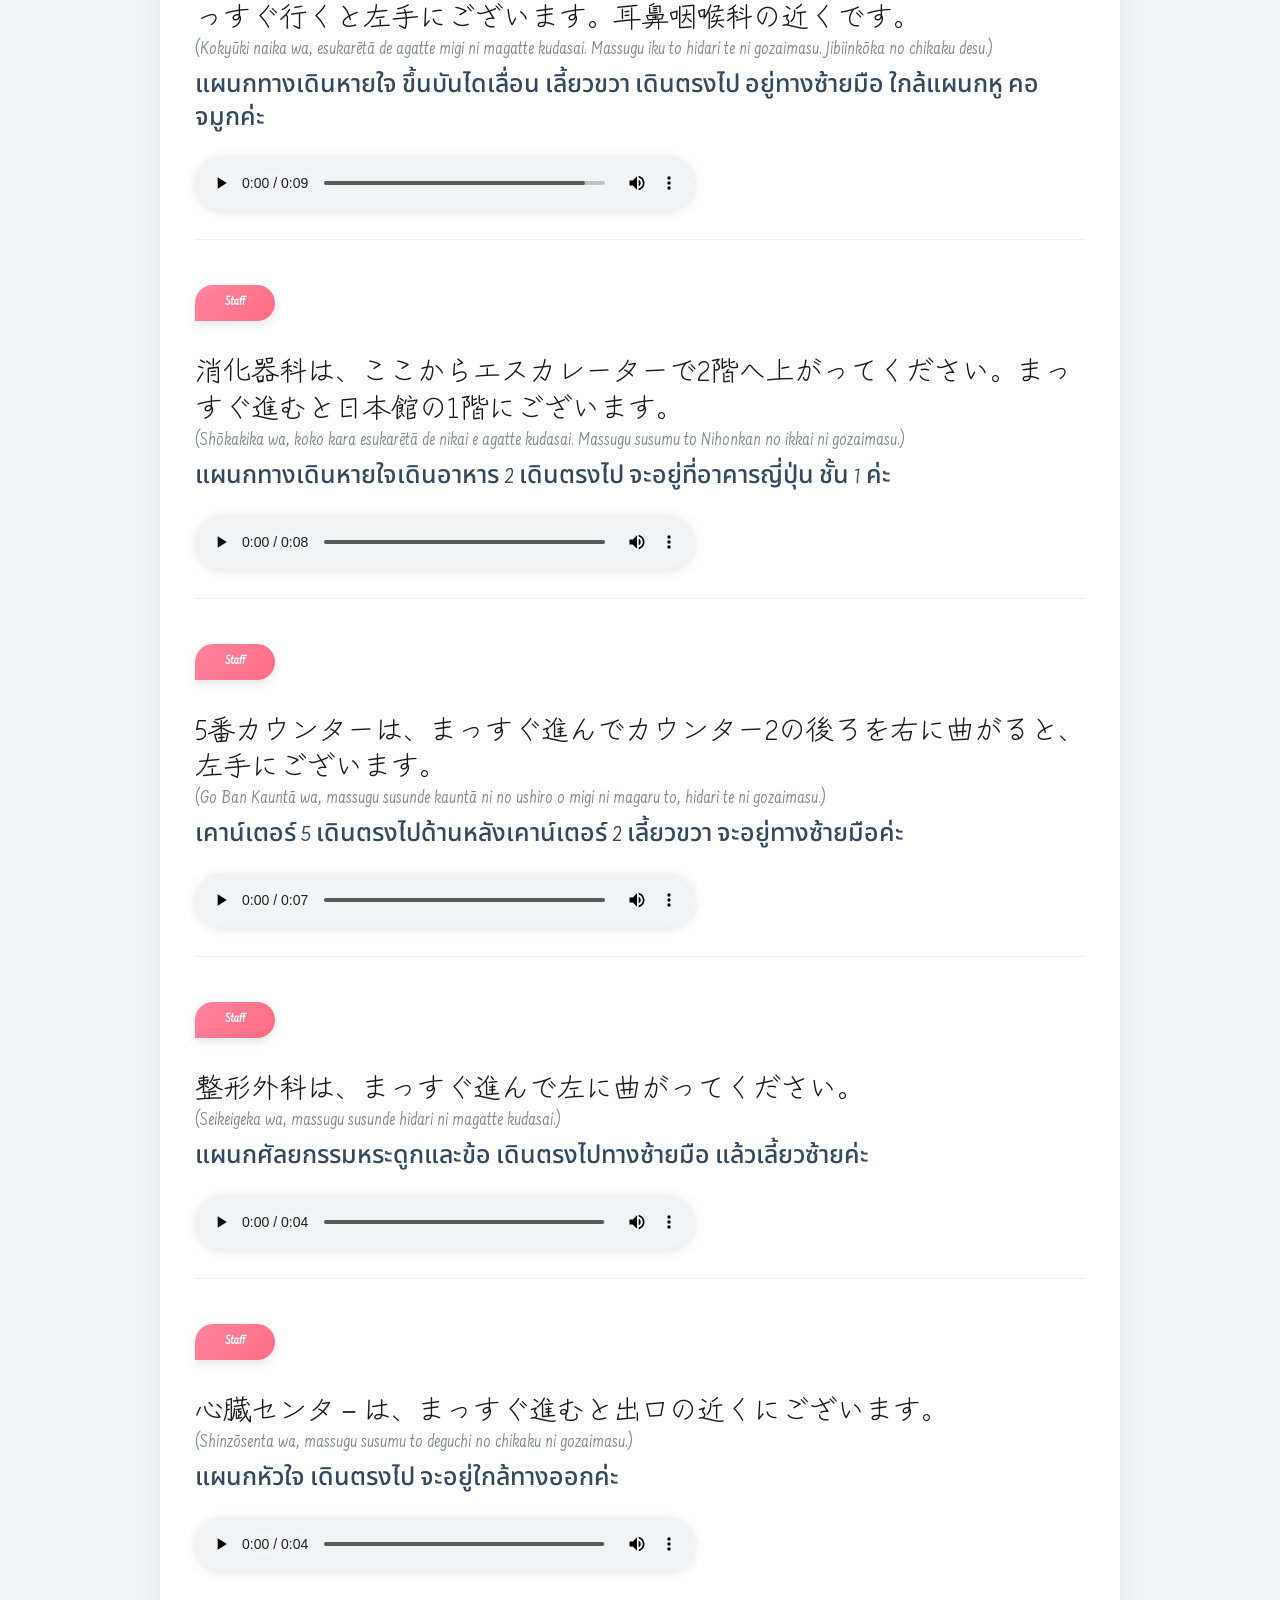
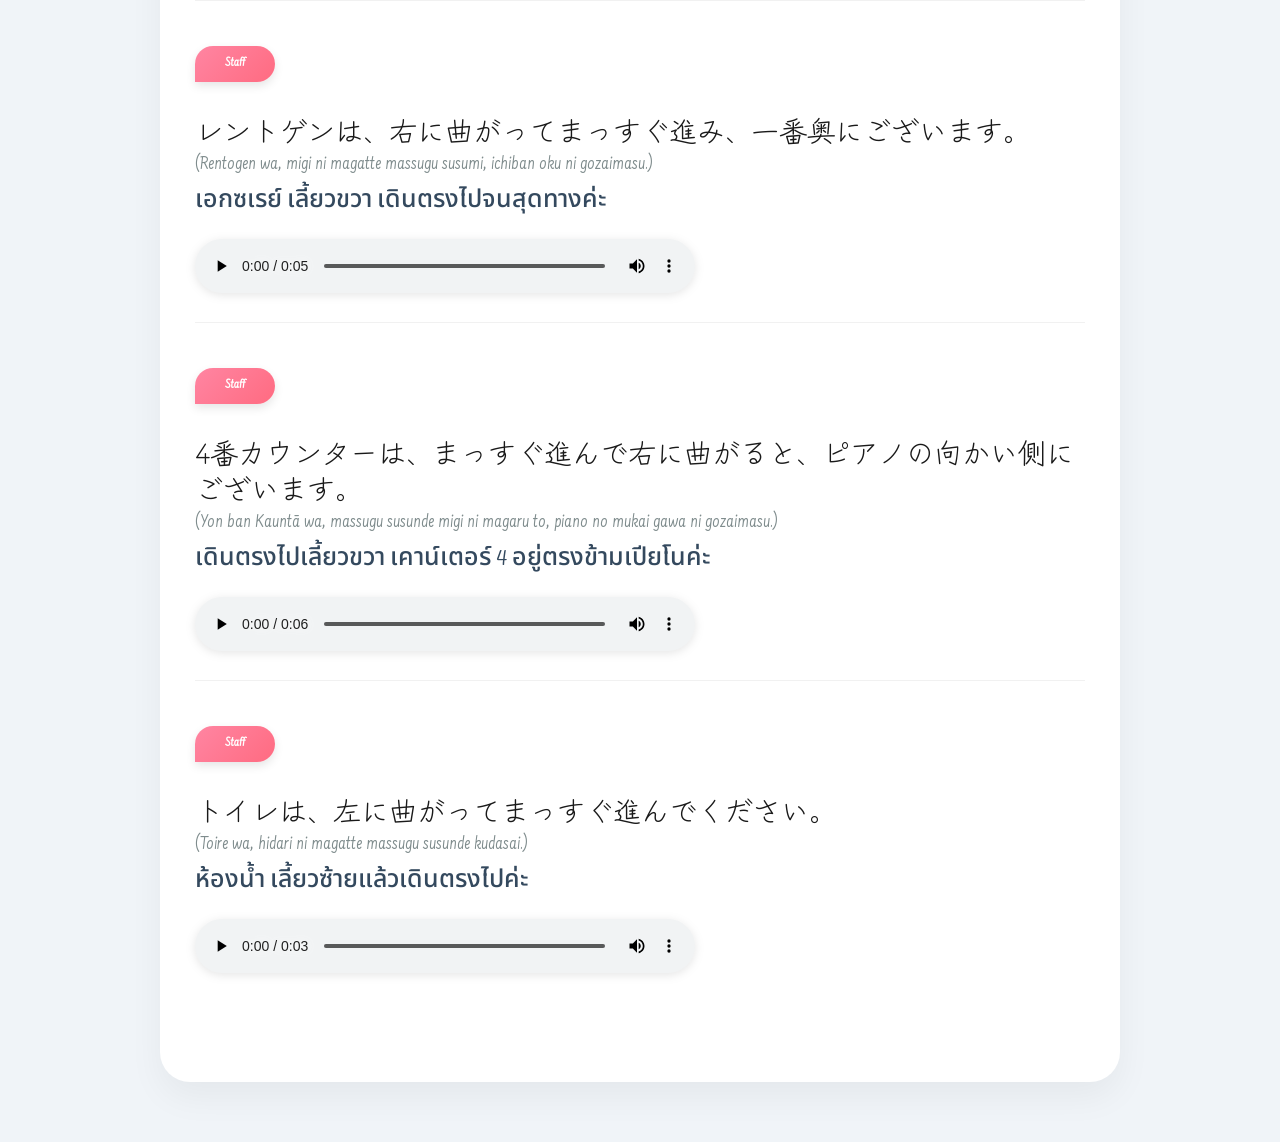
<file: guide.html>
<!DOCTYPE html>
<html lang="th">
<head>
    <meta charset="UTF-8">
    <meta name="viewport" content="width=device-width, initial-scale=1.0">
    <title>Conversations - Mediko Voice</title>
    <link rel="stylesheet" href="https://cdnjs.cloudflare.com/ajax/libs/font-awesome/6.4.2/css/all.min.css">
    <link rel="stylesheet" href="style.css"> 
    <style>
        @import url('https://fonts.googleapis.com/css2?family=Farsan&family=Noto+Sans+Thai:wght@100..900&family=Zen+Kurenaido&display=swap');

        :root {
            --pink-staff: #ff85a2;
            --green-patient: #2ecc71;
            --blue-accent: #3498db;
            --gold-special: #f1c40f;
            --bg-light: #f0f4f8;
        }
        body {
            font-family: 'Noto Sans Thai', sans-serif;
            background-color: var(--bg-light);
            margin: 0;
            padding: 0;
        }

        .main-container {
            margin-top: 100px;
            padding: 20px;
            max-width: 1000px;
            margin-left: auto;
            margin-right: auto;
        }

        h1.category-title {
            text-align: center;
            color: #2c3e50;
            font-size: 2.8rem;
            margin-bottom: 40px;
            padding: 20px;
            background: #c9cffd;
            border-radius: 20px;
            box-shadow: 0 10px 25px rgba(0,0,0,0.1);
        }

        h2.sub-category {
            font-size: 1.8rem;
            color: #2c3e50;
            margin: 50px 0 25px 0;
            padding-left: 20px;
            border-left: 10px solid var(--blue-accent);
            letter-spacing: 1px;
        }

        .conversation-card {
            background: white;
            border-radius: 30px;
            padding: 35px;
            margin-bottom: 40px;
            box-shadow: 0 15px 35px rgba(0,0,0,0.05);
        }

        .chat-item {
            margin-bottom: 45px;
            padding-bottom: 25px;
            border-bottom: 1.5px solid #f1f1f1;
        }

        .chat-item:last-child { border-bottom: none; }

        .speaker {
            display: inline-block;
            padding: 10px 30px;
            border-radius: 30px 30px 30px 0;
            color: white;
            font-weight: 700;
            font-size: 1.3rem;
            margin-bottom: 15px;
            box-shadow: 0 4px 10px rgba(0,0,0,0.1);
            text-transform: capitalize;
        }

        .staff { background: linear-gradient(135deg, #ff85a2, #ff6b81); }
        .patient { background: linear-gradient(135deg, #2ecc71, #27ae60); }

        .jp {
            font-family: 'Zen Kurenaido', sans-serif;
            font-size: 2.8rem;
            color: #1a1a1a;
            margin: 15px 0 5px 0;
            line-height: 1.3;
        }

        .romaji {
            font-size: 1.9rem;
            color: #7f8c8d;
            margin-bottom: 10px;
            font-weight: 300;
        }

        .th {
            font-size: 2.5rem;
            color: #34495e;
            font-weight: 500;
            line-height: 1.3;
        }

        audio {
            width: 100%;
            max-width: 500px;
            margin-top: 20px;
            filter: drop-shadow(0 2px 5px rgba(0,0,0,0.1));
        }

        @media (max-width: 768px) {
            .jp { font-size: 1.8rem; }
            .th { font-size: 1.3rem; }
            .main-container { padding: 15px; }
        }
    </style>
</head>
<body>

<header>
    <input type="checkbox" id="toggler">
    <label for="toggler" class="fas fa-bars" id="menu-btn"></label>
    <a href="index.html" class="logo">Mediko Voice<span>.</span></a>
    <nav class="navbar">
        <a href="index.html">Home</a>
        <a href="about.html">About</a>
        <a href="conversation.html" class="active">Conversations</a>
        <a href="vocab.html">Vocabulary</a>
        <a href="test.html">Test</a>
        <a href="review.html">Review</a>
    </nav>
    <div class="icons">
        <a href="index.html" class="fas fa-house"></a>
        <a href="#" class="fas fa-user"></a>
    </div>
</header>

<main class="main-container">
    <h1 class="category-title">หมวดการแนะนำการเดินทาง</h1>

    <h2 class="sub-category">แผนที่และข้อมูลอาคาร</h2>

    <div class="conversation-card">
    
    <div class="map-gallery" style="text-align: center; padding: 20px;">
        <img src="map/S__42360842_0.jpg" alt="map" style="width: 100%; max-width: 800px; margin-bottom: 15px; border-radius: 12px; box-shadow: 0 4px 8px rgba(0,0,0,0.1);">
        
        <img src="map/S__42360843_0.jpg" alt="แผนที่ 2" style="width: 100%; max-width: 800px; margin-bottom: 10px; border-radius: 12px; box-shadow: 0 4px 8px rgba(0,0,0,0.1);">
        
        <p style="font-size: 14px; color: #888; margin-top: 10px;">ขอขอบคุณรูปภาพประกอบจาก โรงพยาบาลสมิติเวช สุขุมวิท</p>
    </div>

    <hr style="border: 0.5px solid #eee; margin: 0 20px;">

    <div class="additional-info" style="padding: 30px; background-color: #f9f9f9; margin: 20px; border-radius: 15px; border: 1px solid #eee;">
        
        <p style="font-weight: bold; color: #2c3e50; font-size: 1.3em; margin-bottom: 15px; border-left: 5px solid #3498db; padding-left: 15px;">
            *เพิ่มเติมข้อมูลชั้น (อาคาร Wellness)
        </p>
        <ul style="list-style: none; padding-left: 20px; line-height: 1.8; font-size: 1.15em; color: #444;">
            <li>📍 <b>ชั้น 1</b> แผนกสูตินารีเวช</li>
            <li>📍 <b>ชั้น 2</b> Wellness / แผนกรังสีวิทยา</li>
            <li>📍 <b>ชั้น 3</b> Wellness</li>
            <li>📍 <b>ชั้น 4</b> จักษุ / ทันตกรรม</li>
            <li>📍 <b>ชั้น 5</b> ผิวหนัง</li>
            <li>📍 <b>ชั้น 6</b> ศูนย์ดูแลเส้นผม</li>
        </ul>

        <div style="margin-top: 30px;"></div> <p style="font-weight: bold; color: #2c3e50; font-size: 1.3em; margin-bottom: 15px; border-left: 5px solid #e67e22; padding-left: 15px;">
            *เพิ่มเติม อาคารญี่ปุ่น
        </p>
        <ul style="list-style: none; padding-left: 20px; line-height: 1.8; font-size: 1.15em; color: #444;">
            <li>📍 <b>ชั้น G</b> การเงิน / ห้องจ่ายยา</li>
            <li>📍 <b>ชั้น 1</b> แผนกทางเดินอาหาร</li>
            <li>📍 <b>ชั้น 2</b> ศูนย์ตรวจสุขภาพ / อายุรกรรม</li>
            <li>📍 <b>ชั้น 3</b> ห้องส่องกล้อง</li>
        </ul>
    </div>

    <hr style="border: 0.5px solid #eee; margin: 20px;">
    

        <hr style="border: 0.5px solid #eee; margin: 20px;">

        <div class="chat-item">
            <div class="speaker staff">Staff</div>
            <p class="jp">小児科は、ここからエスカレーターで2階へ上がってください。左手にございます。</p>
            <p class="romaji">(Shōnika wa, koko kara esukarētā de nikai e agatte kudasai. Hidari te ni gozaimasu.)</p>
            <p class="th">แผนกเด็ก จากตรงนี้ขึ้นบันไดเลื่อนไปชั้น 2 จะอยู่ทางซ้ายมือค่ะ</p>
            <audio controls><source src="audiomad/8.1.mp3" type="audio/mpeg"></audio>
        </div>

        <div class="chat-item">
            <div class="speaker staff">Staff</div>
            <p class="jp">耳鼻科は、エスカレーターで上がって、右に曲ってください。まっすぐ行くと左手にございます。</p>
            <p class="romaji">(Jibika wa, esukarētā de agatte, migi ni magatte kudasai. Massugu iku to hidari te ni gozaimasu.)</p>
            <p class="th">แผนกหู คอ จมูก ขึ้นบันไดเลื่อน เลี้ยวขวา เดินตรงไป จะอยู่ทางซ้ายมือค่ะ</p>
            <audio controls><source src="audiomad/8.2.mp3" type="audio/mpeg"></audio>
        </div>

        <div class="chat-item">
            <div class="speaker staff">Staff</div>
            <p class="jp">皮膚科は、ここからエスカレーターで2階へ上がってください。まっすぐ進んで第2ビルへ行き、エレベーターで5階までお上がりください。</p>
            <p class="romaji">(Hifuka wa, koko kara esukarētā de nikai e agatte kudasai. Massugu susunde dai-ni biru e iki, erebētā de go-kai made o-agari kudasai.)</p>
            <p class="th">แผนกผิวหนัง จากตรงนี้ขึ้นบันไดเลื่อนไปชั้น 2 เดินตรงไปอาคาร 2 แล้วขึ้นลิฟต์ไปชั้น 5 ค่ะ</p>
            <audio controls><source src="audiomad/8.3.mp3" type="audio/mpeg"></audio>
        </div>

        <div class="chat-item">
            <div class="speaker staff">Staff</div>
            <p class="jp">呼吸器内科は、エスカレーターで上がって右に曲がってください。まっすぐ行くと左手にございます。耳鼻咽喉科の近くです。</p>
            <p class="romaji">(Kokyūki naika wa, esukarētā de agatte migi ni magatte kudasai. Massugu iku to hidari te ni gozaimasu. Jibiinkōka no chikaku desu.)</p>
            <p class="th">แผนกทางเดินหายใจ ขึ้นบันไดเลื่อน เลี้ยวขวา เดินตรงไป อยู่ทางซ้ายมือ ใกล้แผนกหู คอ จมูกค่ะ</p>
            <audio controls><source src="audiomad/8.4.mp3" type="audio/mpeg"></audio>
        </div>

        <div class="chat-item">
            <div class="speaker staff">Staff</div>
            <p class="jp">消化器科は、ここからエスカレーターで2階へ上がってください。まっすぐ進むと日本館の1階にございます。</p>
            <p class="romaji">(Shōkakika wa, koko kara esukarētā de nikai e agatte kudasai. Massugu susumu to Nihonkan no ikkai ni gozaimasu.)</p>
            <p class="th">แผนกทางเดินหายใจเดินอาหาร 2 เดินตรงไป จะอยู่ที่อาคารญี่ปุ่น ชั้น 1 ค่ะ</p>
            <audio controls><source src="audiomad/8.5.mp3" type="audio/mpeg"></audio>
        </div>

       <div class="chat-item">
            <div class="speaker staff">Staff</div>
            <p class="jp">5番カウンターは、まっすぐ進んでカウンター2の後ろを右に曲がると、左手にございます。</p>
            <p class="romaji">(Go Ban Kauntā wa, massugu susunde kauntā ni no ushiro o migi ni magaru to, hidari te ni gozaimasu.)</p>
            <p class="th">เคาน์เตอร์ 5 เดินตรงไปด้านหลังเคาน์เตอร์ 2 เลี้ยวขวา จะอยู่ทางซ้ายมือค่ะ</p>
            <audio controls><source src="newaudio/n8.6.mp3" type="audio/mpeg"></audio>
        </div>

        <div class="chat-item">
            <div class="speaker staff">Staff</div>
            <p class="jp">整形外科は、まっすぐ進んで左に曲がってください。</p>
            <p class="romaji">(Seikeigeka wa, massugu susunde hidari ni magatte kudasai.)</p>
            <p class="th">แผนกศัลยกรรมหระดูกและข้อ เดินตรงไปทางซ้ายมือ แล้วเลี้ยวซ้ายค่ะ</p>
            <audio controls><source src="audiomad/8.7.mp3" type="audio/mpeg"></audio>
        </div>

        <div class="chat-item">
            <div class="speaker staff">Staff</div>
            <p class="jp">心臓センタ－は、まっすぐ進むと出口の近くにございます。</p>
            <p class="romaji">(Shinzōsenta wa, massugu susumu to deguchi no chikaku ni gozaimasu.)</p>
            <p class="th">แผนกหัวใจ เดินตรงไป จะอยู่ใกล้ทางออกค่ะ</p>
            <audio controls><source src="audiomad/8.8.mp3" type="audio/mpeg"></audio>
        </div>

        <div class="chat-item">
            <div class="speaker staff">Staff</div>
            <p class="jp">レントゲンは、右に曲がってまっすぐ進み、一番奥にございます。</p>
            <p class="romaji">(Rentogen wa, migi ni magatte massugu susumi, ichiban oku ni gozaimasu.)</p>
            <p class="th">เอกซเรย์ เลี้ยวขวา เดินตรงไปจนสุดทางค่ะ</p>
            <audio controls><source src="audiomad/8.9.mp3" type="audio/mpeg"></audio>
        </div>

        <div class="chat-item">
            <div class="speaker staff">Staff</div>
            <p class="jp">4番カウンターは、まっすぐ進んで右に曲がると、ピアノの向かい側にございます。</p>
            <p class="romaji">(Yon ban Kauntā  wa, massugu susunde migi ni magaru to, piano no mukai gawa ni gozaimasu.)</p>
            <p class="th">เดินตรงไปเลี้ยวขวา เคาน์เตอร์ 4 อยู่ตรงข้ามเปียโนค่ะ</p>
            <audio controls><source src="newaudio/n8.10.1.mp3" type="audio/mpeg"></audio>
        </div>

        <div class="chat-item">
            <div class="speaker staff">Staff</div>
            <p class="jp">トイレは、左に曲がってまっすぐ進んでください。</p>
            <p class="romaji">(Toire wa, hidari ni magatte massugu susunde kudasai.)</p>
            <p class="th">ห้องน้ำ เลี้ยวซ้ายแล้วเดินตรงไปค่ะ</p>
            <audio controls><source src="audiomad/8.11.mp3" type="audio/mpeg"></audio>
        </div>


    </div> </main>
</file>
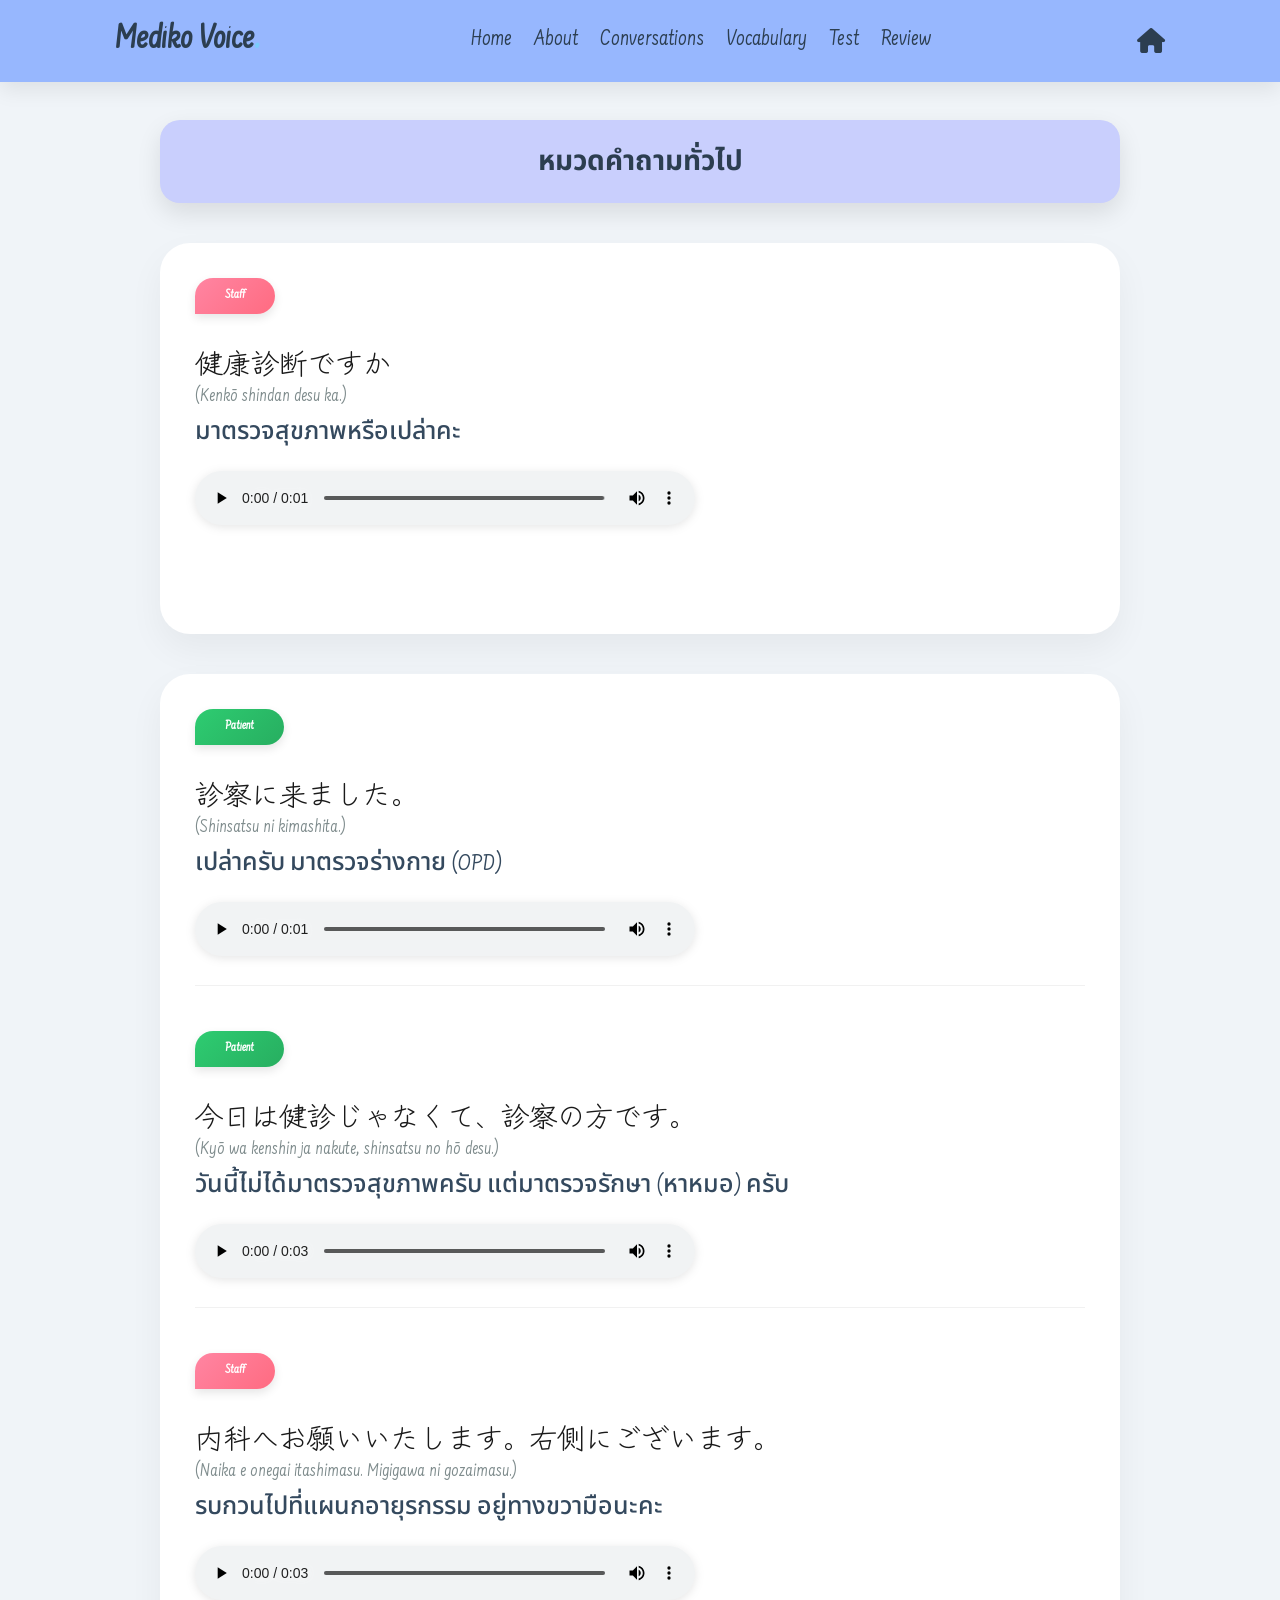
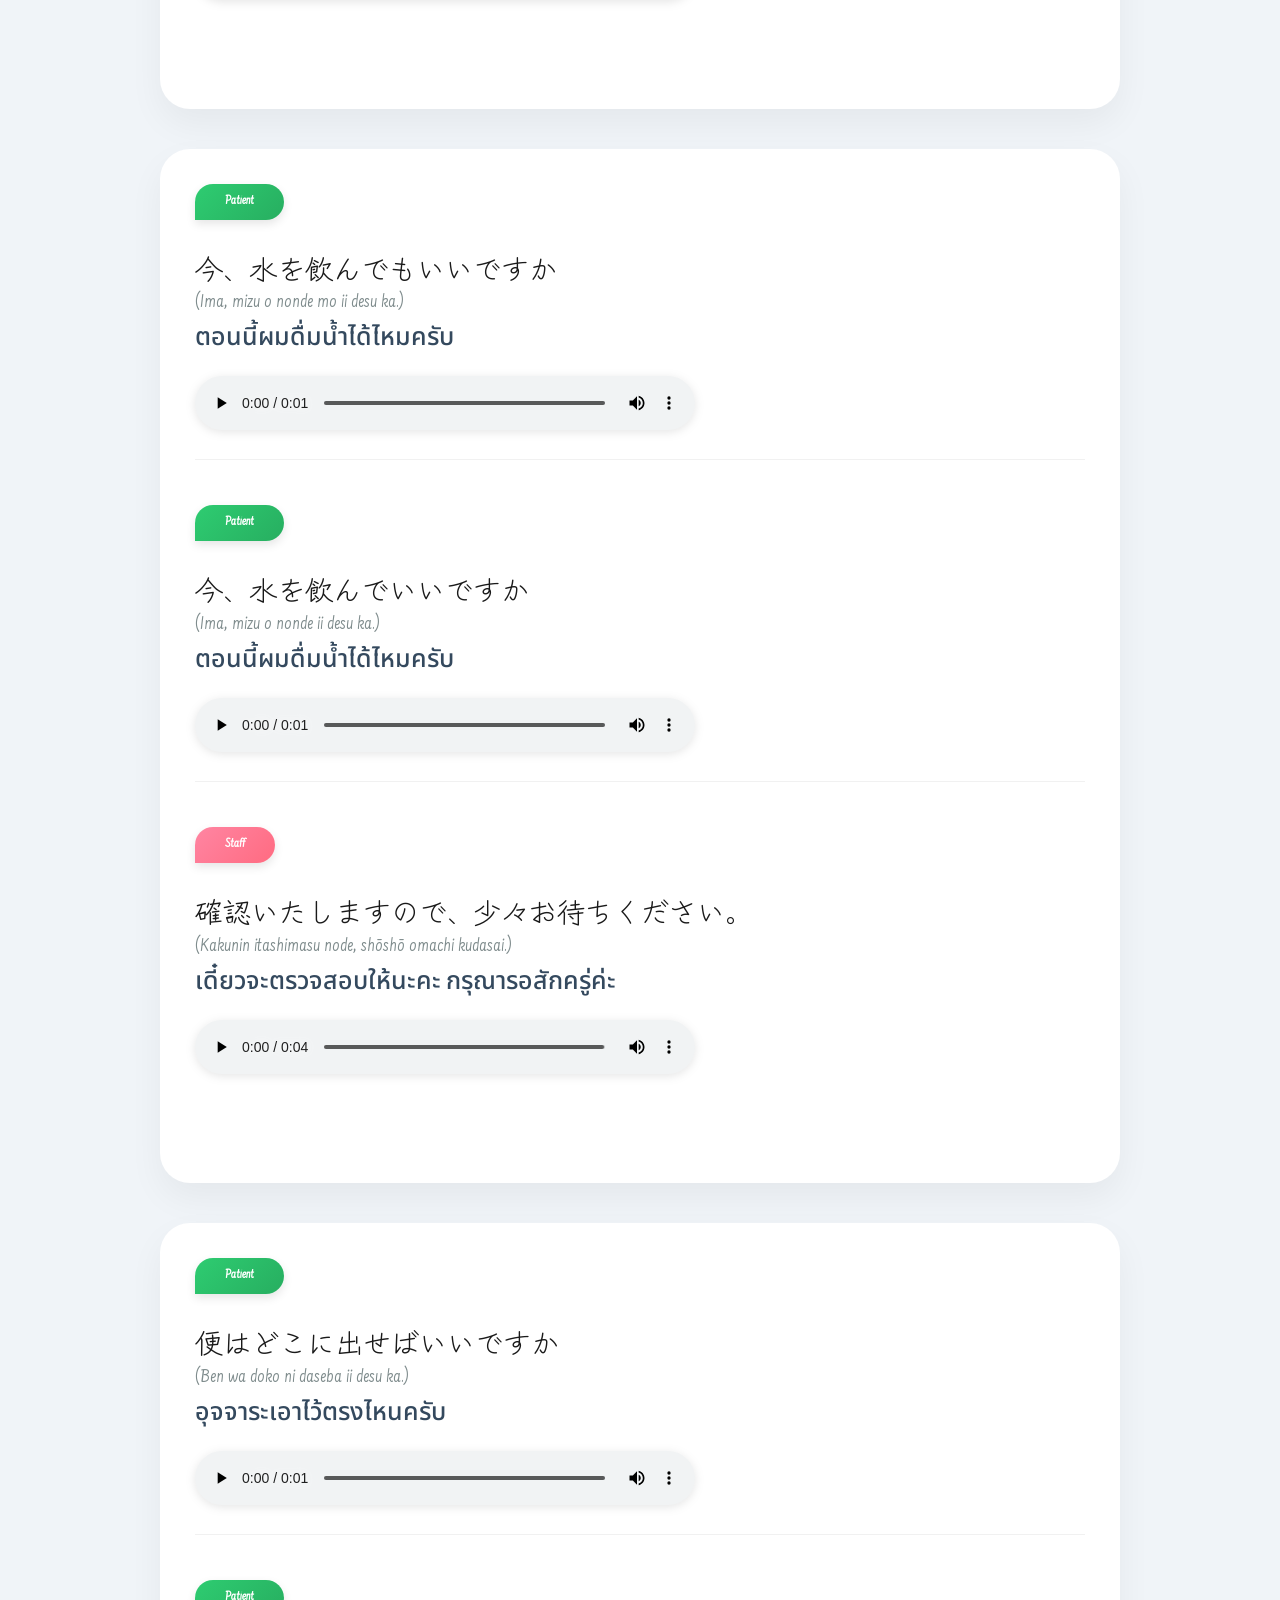
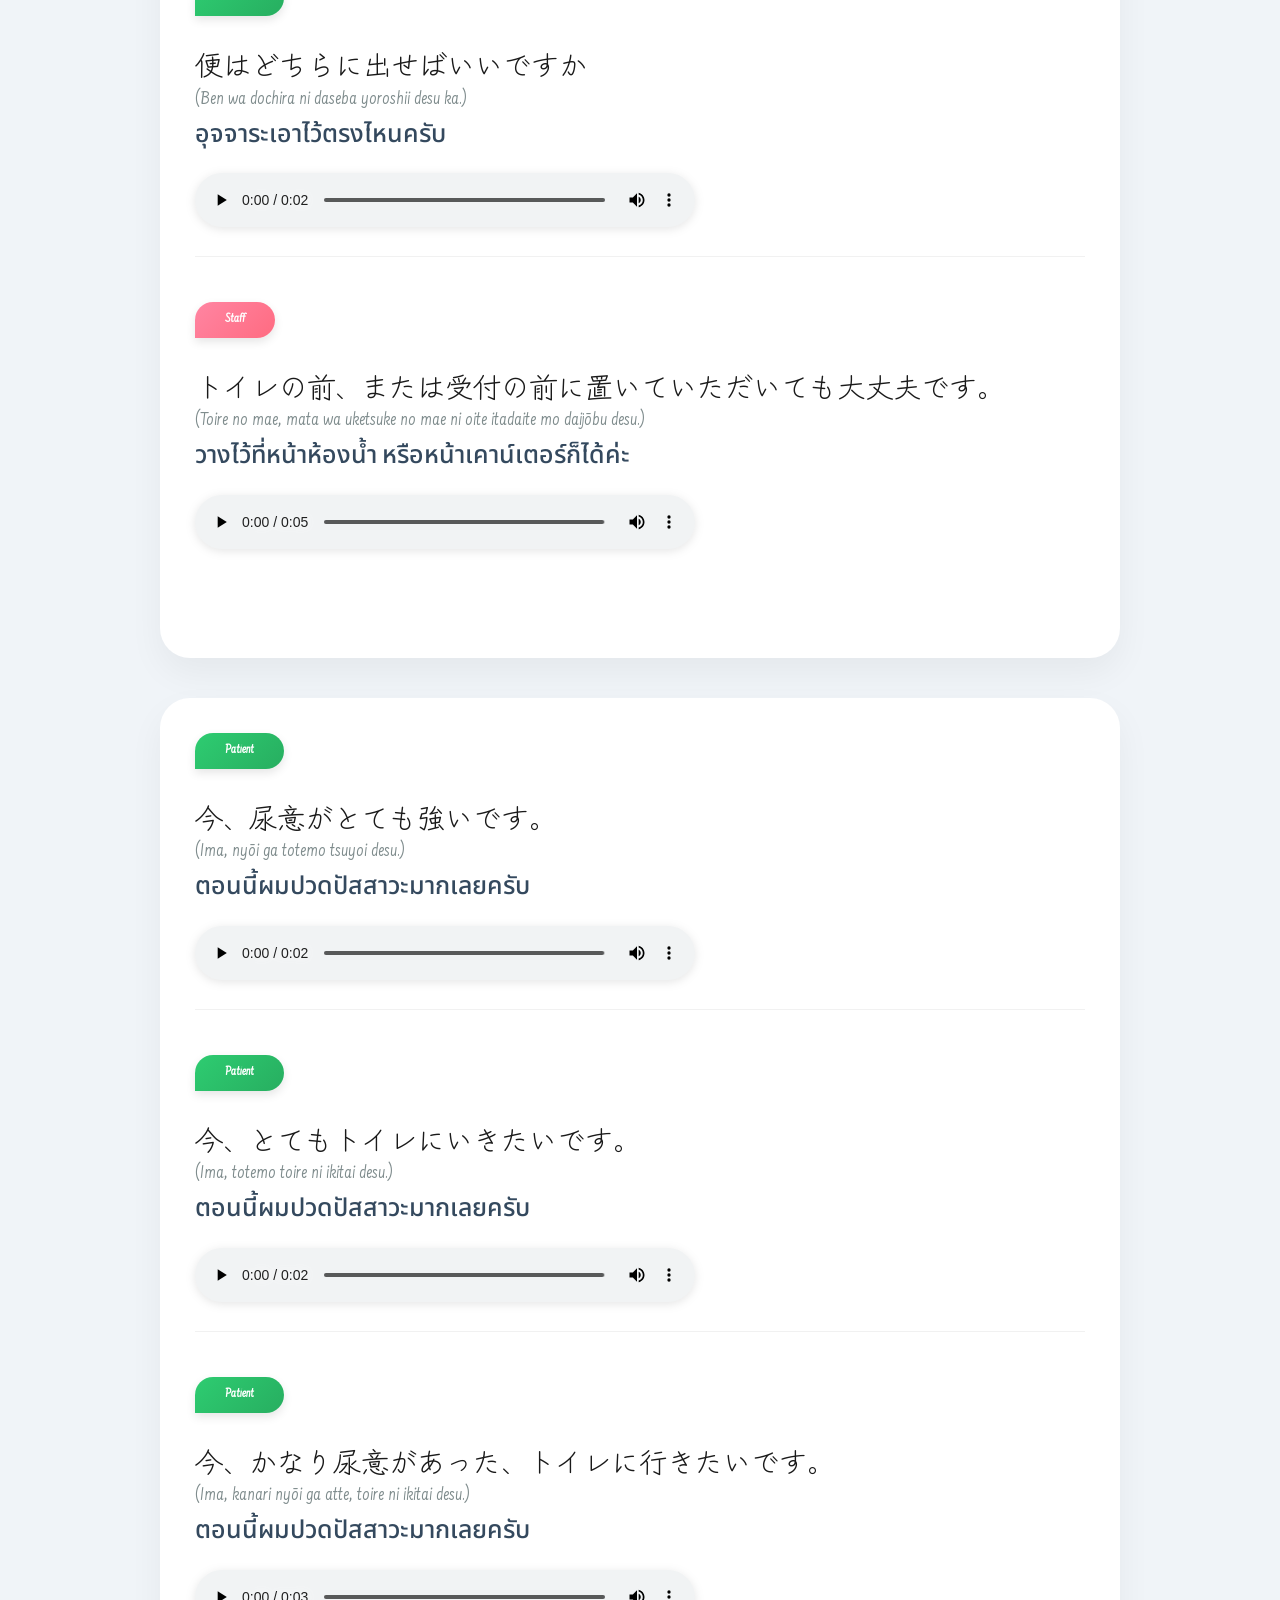
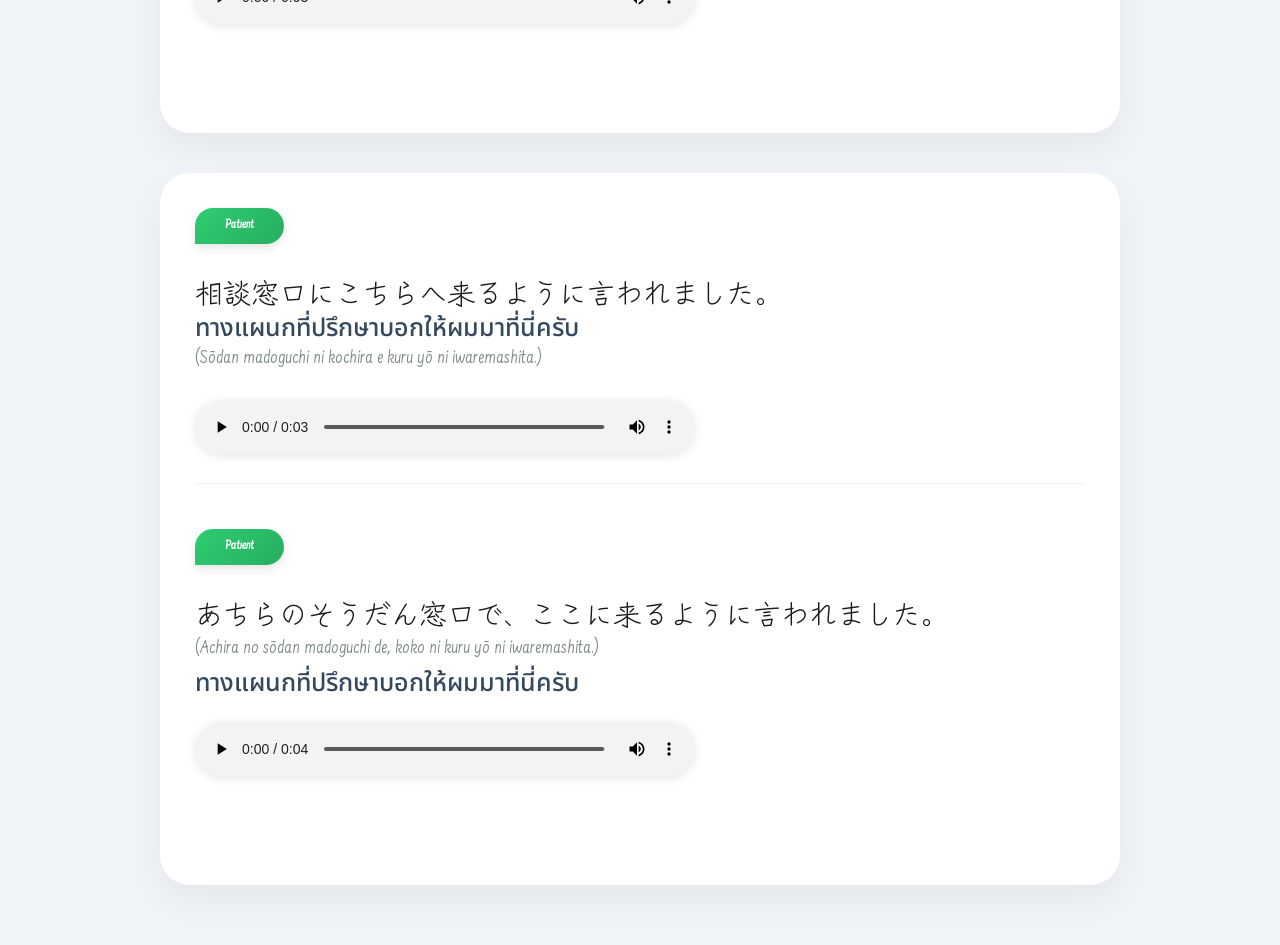
<file: normal.html>
<!DOCTYPE html>
<html lang="th">
<head>
    <meta charset="UTF-8">
    <meta name="viewport" content="width=device-width, initial-scale=1.0">
    <title>Conversations - Mediko Voice</title>
    <link rel="stylesheet" href="https://cdnjs.cloudflare.com/ajax/libs/font-awesome/6.4.2/css/all.min.css">
    <link rel="stylesheet" href="style.css"> 
    <style>
        @import url('https://fonts.googleapis.com/css2?family=Farsan&family=Noto+Sans+Thai:wght@100..900&family=Zen+Kurenaido&display=swap');

        :root {
            --pink-staff: #ff85a2;
            --green-patient: #2ecc71;
            --blue-accent: #3498db;
            --gold-special: #f1c40f;
            --bg-light: #f0f4f8;
        }
        body {
            font-family: 'Noto Sans Thai', sans-serif;
            background-color: var(--bg-light);
            margin: 0;
            padding: 0;
        }

        .main-container {
            margin-top: 100px;
            padding: 20px;
            max-width: 1000px;
            margin-left: auto;
            margin-right: auto;
        }

        h1.category-title {
            text-align: center;
            color: #2c3e50;
            font-size: 2.8rem;
            margin-bottom: 40px;
            padding: 20px;
            background: #c9cffd;
            border-radius: 20px;
            box-shadow: 0 10px 25px rgba(0,0,0,0.1);
        }

        h2.sub-category {
            font-size: 1.8rem;
            color: #2c3e50;
            margin: 50px 0 25px 0;
            padding-left: 20px;
            border-left: 10px solid var(--blue-accent);
            letter-spacing: 1px;
        }

        .conversation-card {
            background: white;
            border-radius: 30px;
            padding: 35px;
            margin-bottom: 40px;
            box-shadow: 0 15px 35px rgba(0,0,0,0.05);
        }

        .chat-item {
            margin-bottom: 45px;
            padding-bottom: 25px;
            border-bottom: 1.5px solid #f1f1f1;
        }

        .chat-item:last-child { border-bottom: none; }

        .speaker {
            display: inline-block;
            padding: 10px 30px;
            border-radius: 30px 30px 30px 0;
            color: white;
            font-weight: 700;
            font-size: 1.3rem;
            margin-bottom: 15px;
            box-shadow: 0 4px 10px rgba(0,0,0,0.1);
            text-transform: capitalize;
        }

        .staff { background: linear-gradient(135deg, #ff85a2, #ff6b81); }
        .patient { background: linear-gradient(135deg, #2ecc71, #27ae60); }

        .jp {
            font-family: 'Zen Kurenaido', sans-serif;
            font-size: 2.8rem;
            color: #1a1a1a;
            margin: 15px 0 5px 0;
            line-height: 1.3;
        }

        .romaji {
            font-size: 1.9rem;
            color: #7f8c8d;
            margin-bottom: 10px;
            font-weight: 300;
        }

        .th {
            font-size: 2.5rem;
            color: #34495e;
            font-weight: 500;
            line-height: 1.3;
        }

        audio {
            width: 100%;
            max-width: 500px;
            margin-top: 20px;
            filter: drop-shadow(0 2px 5px rgba(0,0,0,0.1));
        }

        @media (max-width: 768px) {
            .jp { font-size: 1.8rem; }
            .th { font-size: 1.3rem; }
            .main-container { padding: 15px; }
        }
    </style>
</head>
<body>

<header>
    <input type="checkbox" id="toggler">
    <label for="toggler" class="fas fa-bars" id="menu-btn"></label>
    <a href="index.html" class="logo">Mediko Voice<span>.</span></a>
    <nav class="navbar">
        <a href="index.html">Home</a>
        <a href="about.html">About</a>
        <a href="conversation.html" class="active">Conversations</a>
        <a href="vocab.html">Vocabulary</a>
        <a href="test.html">Test</a>
        <a href="review.html">Review</a>
    </nav>
    <div class="icons">
        <a href="index.html" class="fas fa-house"></a>
        <a href="#" class="fas fa-user"></a>
    </div>
</header>

<main class="main-container">
    <h1 class="category-title">หมวดคำถามทั่วไป</h1>

    

    <div class="conversation-card">
        <div class="chat-item">
            <div class="speaker staff">Staff</div>
            <p class="jp">健康診断ですか

</p>
            <p class="romaji">(Kenkō shindan desu ka.)
</p>
            <p class="th">มาตรวจสุขภาพหรือเปล่าคะ</p>
            <audio controls><source src="audio/03.01a.mp3" type="audio/mpeg"></audio>
        </div>
    </div>

    <div class="conversation-card">
        <div class="chat-item">
            <div class="speaker patient">Patient</div>
            <p class="jp">診察に来ました。

</p>
            <p class="romaji">(Shinsatsu ni kimashita.)</p>
<p class="th">เปล่าครับ มาตรวจร่างกาย  (OPD)</p>
            <audio controls><source src="audio/03.02b.mp3" type="audio/mpeg"></audio>
        </div>

        <div class="chat-item">
            <div class="speaker patient">Patient</div>
            <p class="jp">今日は健診じゃなくて、診察の方です。

</p>
            <p class="romaji">(Kyō wa kenshin ja nakute, shinsatsu no hō desu.)</p>
           <p class="th">วันนี้ไม่ได้มาตรวจสุขภาพครับ แต่มาตรวจรักษา (หาหมอ) ครับ</p> 
            <audio controls><source src="audio/03.03b.mp3" type="audio/mpeg"></audio>
        </div>

        <div class="chat-item">
            <div class="speaker staff">Staff</div>
            <p class="jp">内科へお願いいたします。右側にございます。

</p>
            <p class="romaji">(Naika e onegai itashimasu. Migigawa ni gozaimasu.)
</p>
            <p class="th">รบกวนไปที่แผนกอายุรกรรม อยู่ทางขวามือนะคะ</p>
            <audio controls><source src="audio/03.04a.mp3" type="audio/mpeg"></audio>
        </div>

       
    </div>



     <div class="conversation-card">
        <div class="chat-item">
            <div class="speaker patient">Patient</div>
            <p class="jp">今、水を飲んでもいいですか

</p>
            <p class="romaji">(Ima, mizu o nonde mo ii desu ka.)
</p>
            <p class="th">ตอนนี้ผมดื่มน้ำได้ไหมครับ</p>
            <audio controls><source src="audio/03.05b.mp3" type="audio/mpeg"></audio>
        </div>

        <div class="chat-item">
            <div class="speaker patient">Patient</div>
            <p class="jp">今、水を飲んでいいですか

</p>
            <p class="romaji">(Ima, mizu o nonde ii desu ka.)
</p>
           <p class="th">ตอนนี้ผมดื่มน้ำได้ไหมครับ</p> 
            <audio controls><source src="audio/03.06b.mp3" type="audio/mpeg"></audio>
        </div>

        <div class="chat-item">
            <div class="speaker staff">Staff</div>
            <p class="jp">確認いたしますので、少々お待ちください。
</p>
            <p class="romaji">(Kakunin itashimasu node, shōshō omachi kudasai.)
</p>
            <p class="th">เดี๋ยวจะตรวจสอบให้นะคะ กรุณารอสักครู่ค่ะ</p>
            <audio controls><source src="audio/03.08an.mp3" type="audio/mpeg"></audio>
        </div>

       
    </div>

    <div class="conversation-card">
        <div class="chat-item">
            <div class="speaker patient">Patient</div>
            <p class="jp">便はどこに出せばいいですか

</p>
            <p class="romaji">(Ben wa doko ni daseba ii desu ka.)
</p>
            <p class="th">อุจจาระเอาไว้ตรงไหนครับ</p> 
<audio controls><source src="newaudio/3.09n.mp3" type="audio/mpeg"></audio>
        </div>

       <div class="chat-item">
            <div class="speaker patient">Patient</div>
            <p class="jp">便はどちらに出せばいいですか

</p>
            <p class="romaji">(Ben wa dochira ni daseba yoroshii desu ka.)
</p>
           <p class="th">อุจจาระเอาไว้ตรงไหนครับ</p> 
            <audio controls><source src="newaudio/3.10n.mp3" type="audio/mpeg"></audio>
        </div>


        <div class="chat-item">
            <div class="speaker staff">Staff</div>
            <p class="jp">トイレの前、または受付の前に置いていただいても大丈夫です。

</p>
            <p class="romaji">(Toire no mae, mata wa uketsuke no mae ni oite itadaite mo daijōbu desu.)
</p>
            <p class="th">วางไว้ที่หน้าห้องน้ำ หรือหน้าเคาน์เตอร์ก็ได้ค่ะ</p>
            <audio controls><source src="audio/03.11a.mp3" type="audio/mpeg"></audio>
        </div>

       
    </div>


    


    <div class="conversation-card">
        <div class="chat-item">
            <div class="speaker patient">Patient</div>
            <p class="jp">今、尿意がとても強いです。
</p>
            <p class="romaji">(Ima, nyōi ga totemo tsuyoi desu.)
</p>
             <p class="th">ตอนนี้ผมปวดปัสสาวะมากเลยครับ</p>
            <audio controls><source src="audio/03.12b.mp3" type="audio/mpeg"></audio>
        </div>

        <div class="chat-item">
            <div class="speaker patient">Patient</div>
            <p class="jp">今、とてもトイレにいきたいです。

</p>
            <p class="romaji">(Ima, totemo toire ni ikitai desu.)
</p>
             <p class="th">ตอนนี้ผมปวดปัสสาวะมากเลยครับ</p>
            <audio controls><source src="audio/03.13b.mp3" type="audio/mpeg"></audio>
        </div>

        <div class="chat-item">
           <div class="speaker patient">Patient</div>
            <p class="jp">今、かなり尿意があった、トイレに行きたいです。

</p>
            <p class="romaji">(Ima, kanari nyōi ga atte, toire ni ikitai desu.)

            <p class="th">ตอนนี้ผมปวดปัสสาวะมากเลยครับ</p>
            <audio controls><source src="audio/03.14b.mp3" type="audio/mpeg"></audio>
        </div>

       
    </div>


    <div class="conversation-card">
        <div class="chat-item">
            <div class="speaker patient">Patient</div>
            <p class="jp">相談窓口にこちらへ来るように言われました。

</p>
             <p class="th">ทางแผนกที่ปรึกษาบอกให้ผมมาที่นี่ครับ</p>
            <p class="romaji">(Sōdan madoguchi ni kochira e kuru yō ni iwaremashita.)
</p>
            <audio controls><source src="audio/03.15b.mp3" type="audio/mpeg"></audio>
        </div>


        <div class="chat-item">
           <div class="speaker patient">Patient</div>
            <p class="jp">あちらのそうだん窓口で、ここに来るように言われました。

</p>
            <p class="romaji">(Achira no sōdan madoguchi de, koko ni kuru yō ni iwaremashita.)

            <p class="th">ทางแผนกที่ปรึกษาบอกให้ผมมาที่นี่ครับ</p>
            <audio controls><source src="audio/03.16b.mp3" type="audio/mpeg"></audio>
        </div>

       

    </div>
</file>
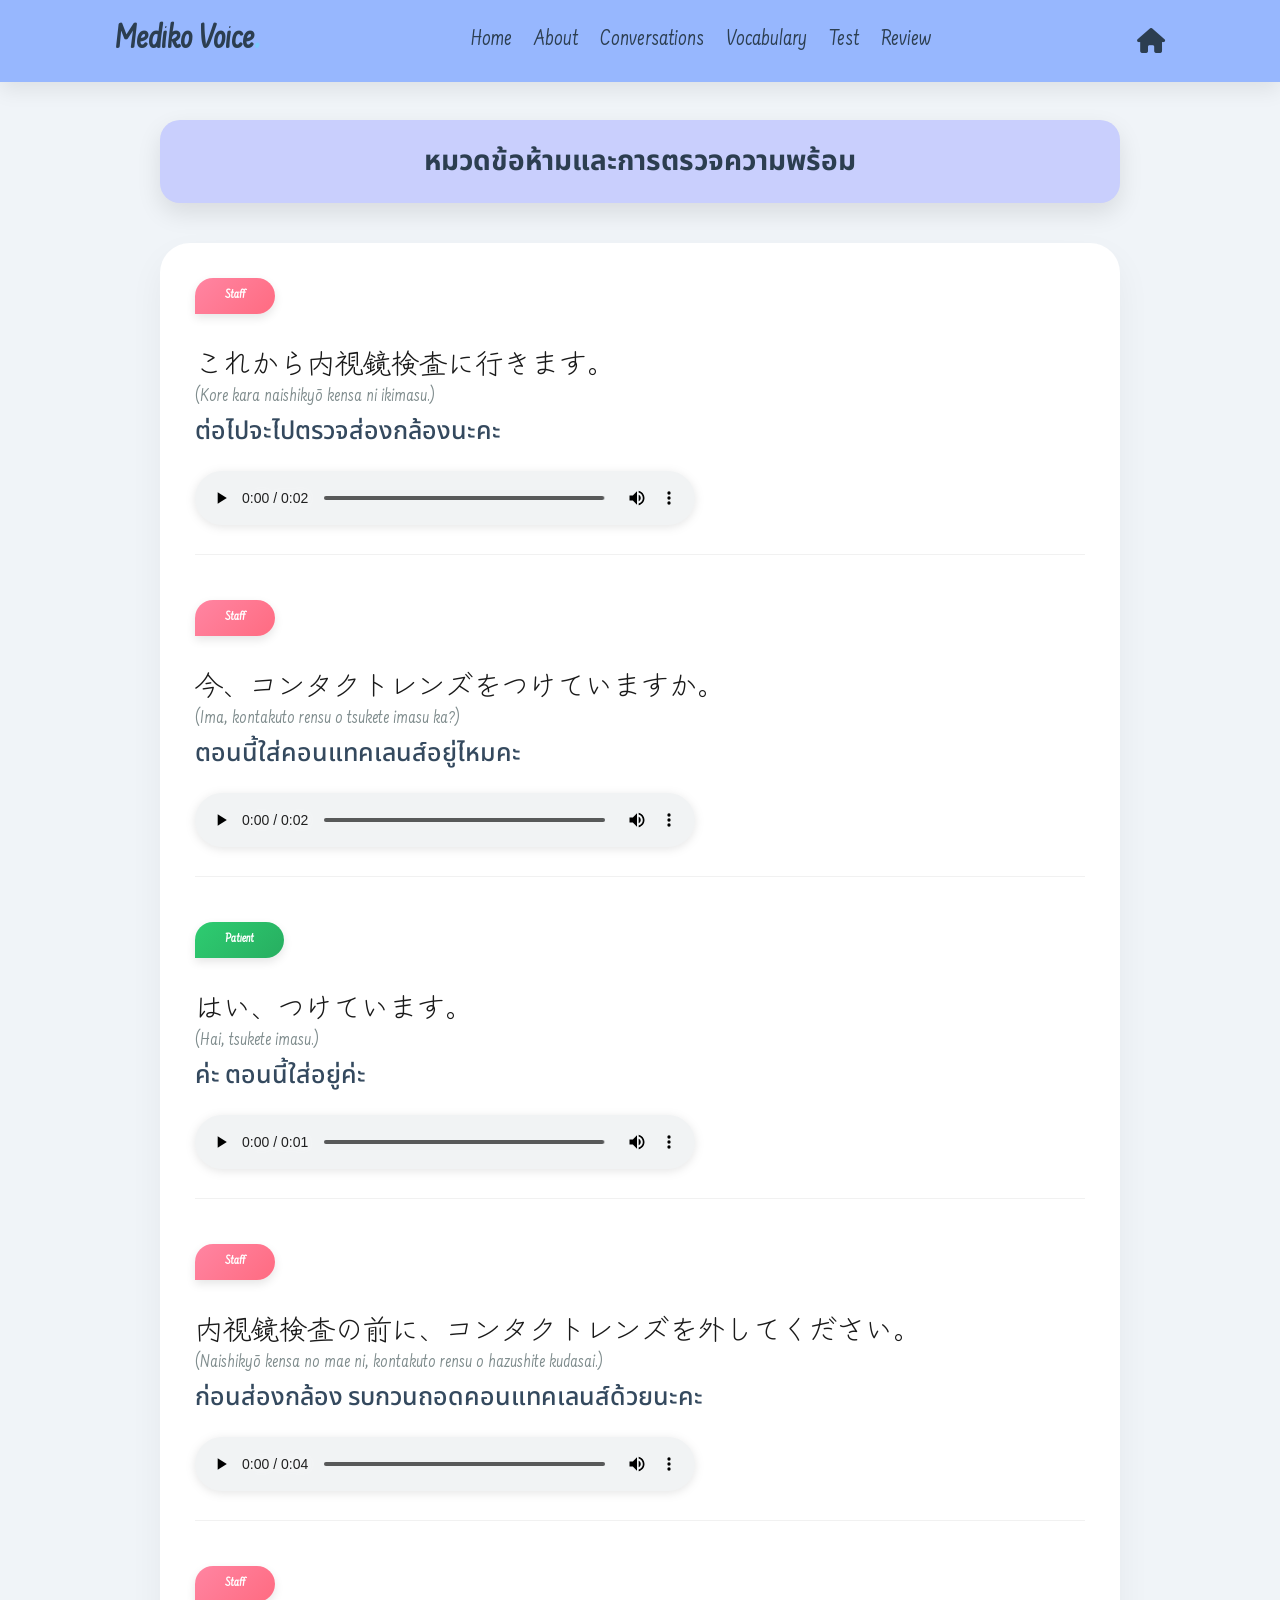
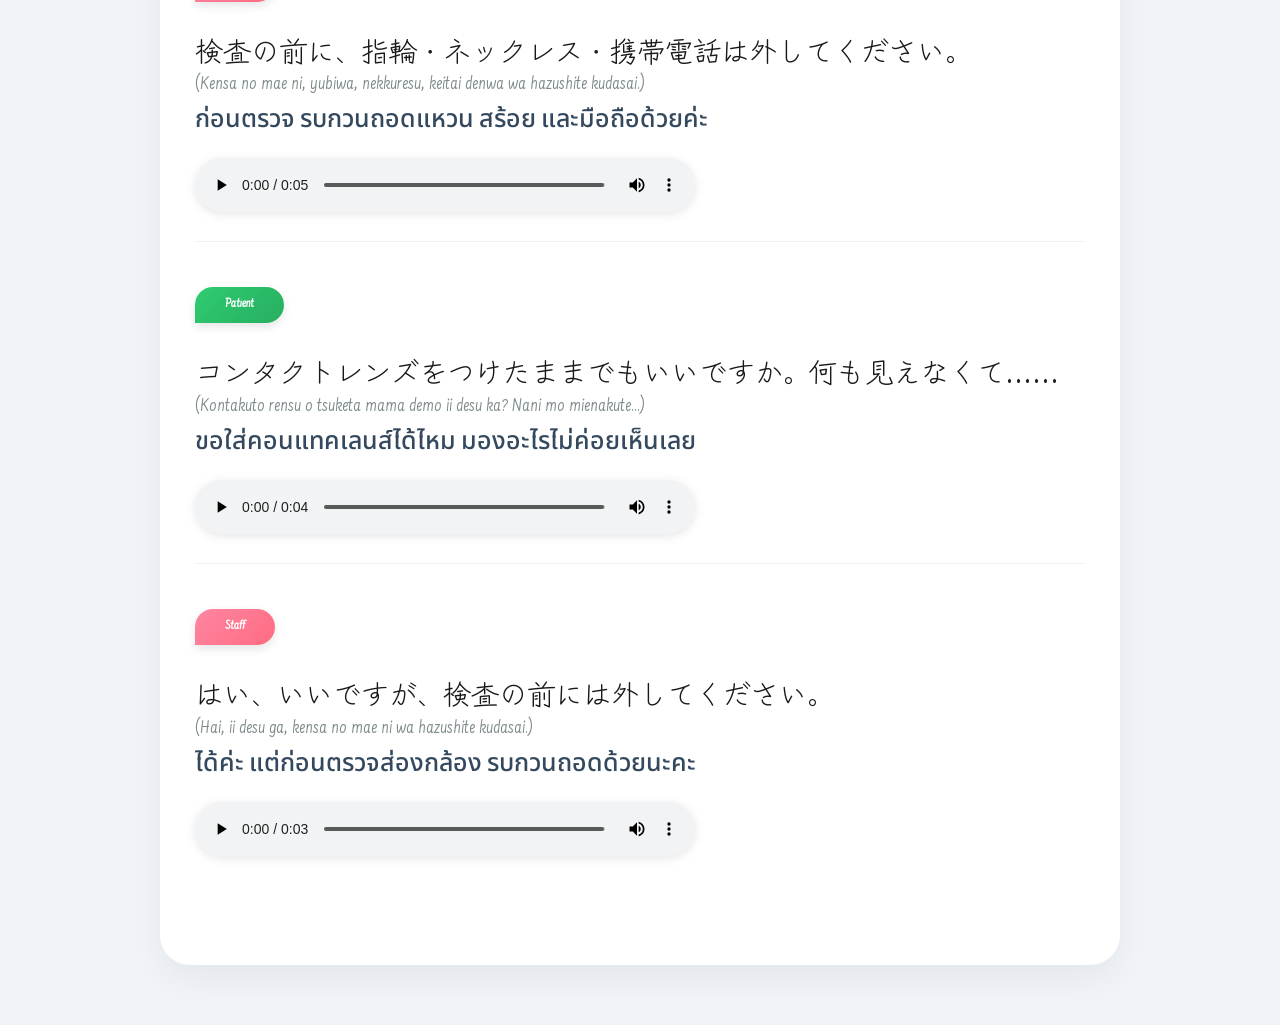
<file: readiness.html>
<!DOCTYPE html>
<html lang="th">
<head>
    <meta charset="UTF-8">
    <meta name="viewport" content="width=device-width, initial-scale=1.0">
    <title>Conversations - Mediko Voice</title>
    <link rel="stylesheet" href="https://cdnjs.cloudflare.com/ajax/libs/font-awesome/6.4.2/css/all.min.css">
    <link rel="stylesheet" href="style.css"> 
    <style>
        @import url('https://fonts.googleapis.com/css2?family=Farsan&family=Noto+Sans+Thai:wght@100..900&family=Zen+Kurenaido&display=swap');

        :root {
            --pink-staff: #ff85a2;
            --green-patient: #2ecc71;
            --blue-accent: #3498db;
            --gold-special: #f1c40f;
            --bg-light: #f0f4f8;
        }
        body {
            font-family: 'Noto Sans Thai', sans-serif;
            background-color: var(--bg-light);
            margin: 0;
            padding: 0;
        }

        .main-container {
            margin-top: 100px;
            padding: 20px;
            max-width: 1000px;
            margin-left: auto;
            margin-right: auto;
        }

        h1.category-title {
            text-align: center;
            color: #2c3e50;
            font-size: 2.8rem;
            margin-bottom: 40px;
            padding: 20px;
            background: #c9cffd;
            border-radius: 20px;
            box-shadow: 0 10px 25px rgba(0,0,0,0.1);
        }

        h2.sub-category {
            font-size: 1.8rem;
            color: #2c3e50;
            margin: 50px 0 25px 0;
            padding-left: 20px;
            border-left: 10px solid var(--blue-accent);
            letter-spacing: 1px;
        }

        .conversation-card {
            background: white;
            border-radius: 30px;
            padding: 35px;
            margin-bottom: 40px;
            box-shadow: 0 15px 35px rgba(0,0,0,0.05);
        }

        .chat-item {
            margin-bottom: 45px;
            padding-bottom: 25px;
            border-bottom: 1.5px solid #f1f1f1;
        }

        .chat-item:last-child { border-bottom: none; }

        .speaker {
            display: inline-block;
            padding: 10px 30px;
            border-radius: 30px 30px 30px 0;
            color: white;
            font-weight: 700;
            font-size: 1.3rem;
            margin-bottom: 15px;
            box-shadow: 0 4px 10px rgba(0,0,0,0.1);
            text-transform: capitalize;
        }

        .staff { background: linear-gradient(135deg, #ff85a2, #ff6b81); }
        .patient { background: linear-gradient(135deg, #2ecc71, #27ae60); }

        .jp {
            font-family: 'Zen Kurenaido', sans-serif;
            font-size: 2.8rem;
            color: #1a1a1a;
            margin: 15px 0 5px 0;
            line-height: 1.3;
        }

        .romaji {
            font-size: 1.9rem;
            color: #7f8c8d;
            margin-bottom: 10px;
            font-weight: 300;
        }

        .th {
            font-size: 2.5rem;
            color: #34495e;
            font-weight: 500;
            line-height: 1.3;
        }

        audio {
            width: 100%;
            max-width: 500px;
            margin-top: 20px;
            filter: drop-shadow(0 2px 5px rgba(0,0,0,0.1));
        }

        @media (max-width: 768px) {
            .jp { font-size: 1.8rem; }
            .th { font-size: 1.3rem; }
            .main-container { padding: 15px; }
        }
    </style>
</head>
<body>

<header>
    <input type="checkbox" id="toggler">
    <label for="toggler" class="fas fa-bars" id="menu-btn"></label>
    <a href="index.html" class="logo">Mediko Voice<span>.</span></a>
    <nav class="navbar">
        <a href="index.html">Home</a>
        <a href="about.html">About</a>
        <a href="conversation.html" class="active">Conversations</a>
        <a href="vocab.html">Vocabulary</a>
        <a href="test.html">Test</a>
        <a href="review.html">Review</a>
    </nav>
    <div class="icons">
        <a href="index.html" class="fas fa-house"></a>
        <a href="#" class="fas fa-user"></a>
    </div>
</header>




<main class="main-container">
    <h1 class="category-title">หมวดข้อห้ามและการตรวจความพร้อม</h1>

    
    <div class="conversation-card">
        <div class="chat-item">
            <div class="speaker staff">Staff</div>
            <p class="jp">これから内視鏡検査に行きます。</p>
            <p class="romaji">(Kore kara naishikyō kensa ni ikimasu.)</p>
            <p class="th">ต่อไปจะไปตรวจส่องกล้องนะคะ</p>
            <audio controls><source src="audiomad/7.1.mp3" type="audio/mpeg"></audio>
        </div>

        <div class="chat-item">
            <div class="speaker staff">Staff</div>
            <p class="jp">今、コンタクトレンズをつけていますか。</p>
            <p class="romaji">(Ima, kontakuto rensu o tsukete imasu ka?)</p>
            <p class="th">ตอนนี้ใส่คอนแทคเลนส์อยู่ไหมคะ</p>
            <audio controls><source src="audiomad/7.2.mp3" type="audio/mpeg"></audio>
        </div>

        <div class="chat-item">
            <div class="speaker patient">Patient</div>
            <p class="jp">はい、つけています。</p>
            <p class="romaji">(Hai, tsukete imasu.)</p>
            <p class="th">ค่ะ ตอนนี้ใส่อยู่ค่ะ</p>
            <audio controls><source src="audiomad/7.3.mp3" type="audio/mpeg"></audio>
        </div>

        <div class="chat-item">
            <div class="speaker staff">Staff</div>
            <p class="jp">内視鏡検査の前に、コンタクトレンズを外してください。</p>
            <p class="romaji">(Naishikyō kensa no mae ni, kontakuto rensu o hazushite kudasai.)</p>
            <p class="th">ก่อนส่องกล้อง รบกวนถอดคอนแทคเลนส์ด้วยนะคะ</p>
            <audio controls><source src="audiomad/7.4.mp3" type="audio/mpeg"></audio>
        </div>

        <div class="chat-item">
            <div class="speaker staff">Staff</div>
            <p class="jp">検査の前に、指輪・ネックレス・携帯電話は外してください。</p>
            <p class="romaji">(Kensa no mae ni, yubiwa, nekkuresu, keitai denwa wa hazushite kudasai.)</p>
            <p class="th">ก่อนตรวจ รบกวนถอดแหวน สร้อย และมือถือด้วยค่ะ</p>
            <audio controls><source src="audiomad/7.5.mp3" type="audio/mpeg"></audio>
        </div>

        <div class="chat-item">
            <div class="speaker patient">Patient</div>
            <p class="jp">コンタクトレンズをつけたままでもいいですか。何も見えなくて……</p>
            <p class="romaji">(Kontakuto rensu o tsuketa mama demo ii desu ka? Nani mo mienakute...)</p>
            <p class="th">ขอใส่คอนแทคเลนส์ได้ไหม มองอะไรไม่ค่อยเห็นเลย</p>
            <audio controls><source src="audiomad/7.6.mp3" type="audio/mpeg"></audio>
        </div>

        <div class="chat-item">
            <div class="speaker staff">Staff</div>
            <p class="jp">はい、いいですが、検査の前には外してください。</p>
            <p class="romaji">(Hai, ii desu ga, kensa no mae ni wa hazushite kudasai.)</p>
            <p class="th">ได้ค่ะ แต่ก่อนตรวจส่องกล้อง รบกวนถอดด้วยนะคะ</p>
            <audio controls><source src="audiomad/7.7.mp3" type="audio/mpeg"></audio>
        </div>
    </div>
</file>
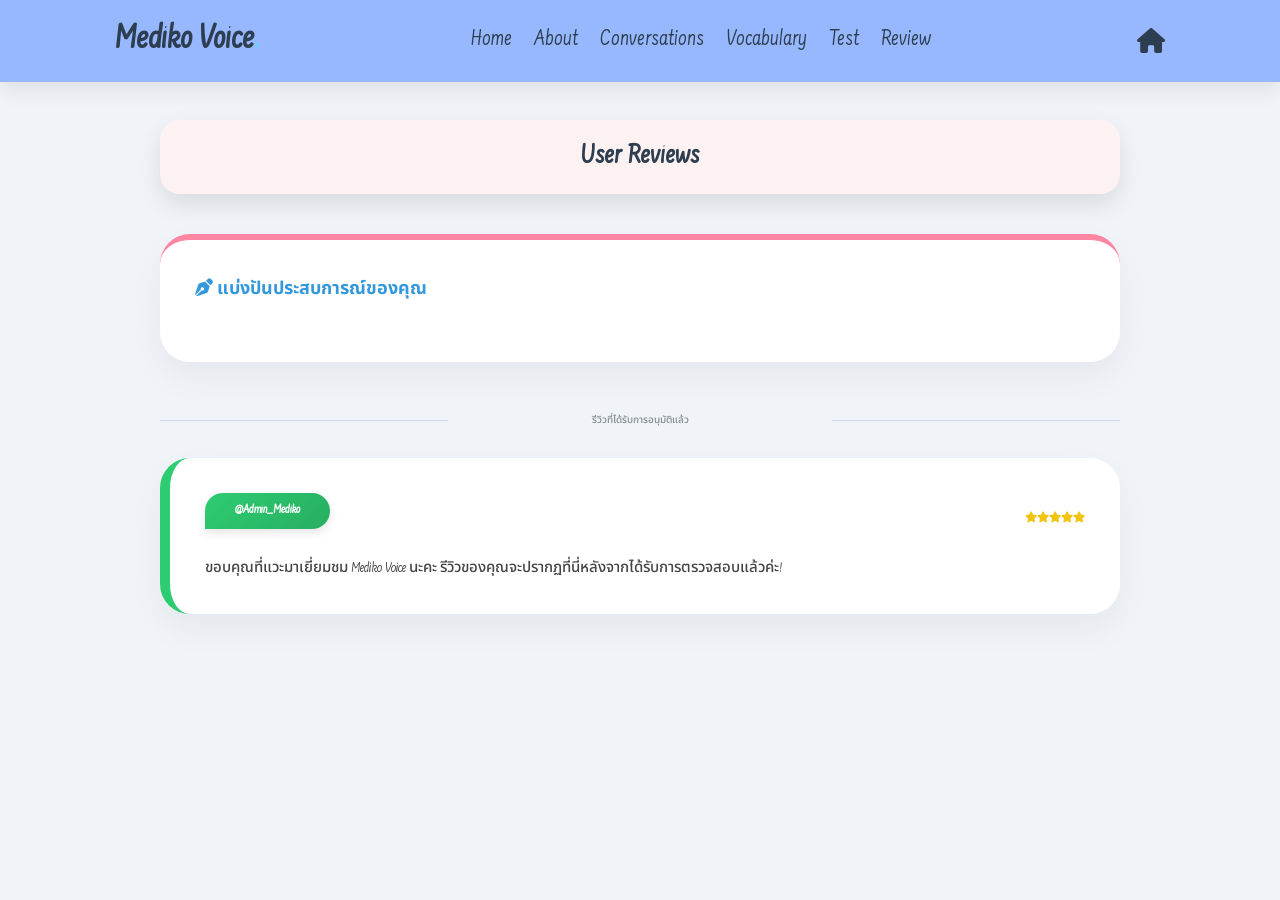
<file: review.html>
<!DOCTYPE html>
<html lang="th">
<head>
    <meta charset="UTF-8">
    <meta name="viewport" content="width=device-width, initial-scale=1.0">
    <title>Conversations - Mediko Voice</title>
    <link rel="stylesheet" href="https://cdnjs.cloudflare.com/ajax/libs/font-awesome/6.4.2/css/all.min.css">
    <link rel="stylesheet" href="style.css"> 
    <style>
        @import url('https://fonts.googleapis.com/css2?family=Farsan&family=Noto+Sans+Thai:wght@100..900&family=Zen+Kurenaido&display=swap');

        :root {
            --pink-staff: #ff85a2;
            --green-patient: #2ecc71;
            --blue-accent: #3498db;
            --gold-special: #f1c40f;
            --bg-light: #f0f4f8;
        }

        body {
            font-family: 'Noto Sans Thai', sans-serif;
            background-color: var(--bg-light);
            margin: 0;
            padding: 0;
        }

        .main-container {
            margin-top: 100px;
            padding: 20px;
            max-width: 1000px;
            margin-left: auto;
            margin-right: auto;
        }

        h1.category-title {
            text-align: center;
            color: #2c3e50;
            font-size: 2.8rem;
            margin-bottom: 40px;
            padding: 20px;
            background: #c9cffd;
            border-radius: 20px;
            box-shadow: 0 10px 25px rgba(0,0,0,0.1);
        }

        h2.sub-category {
            font-size: 1.8rem;
            color: #2c3e50;
            margin: 50px 0 25px 0;
            padding-left: 20px;
            border-left: 10px solid var(--blue-accent);
            letter-spacing: 1px;
        }

        .conversation-card {
            background: white;
            border-radius: 30px;
            padding: 35px;
            margin-bottom: 40px;
            box-shadow: 0 15px 35px rgba(0,0,0,0.05);
        }

        .chat-item {
            margin-bottom: 45px;
            padding-bottom: 25px;
            border-bottom: 1.5px solid #f1f1f1;
        }

        .chat-item:last-child { border-bottom: none; }

        /* ชื่อผู้พูด ไฮไลท์โค้งเว้า */
        .speaker {
            display: inline-block;
            padding: 10px 30px;
            border-radius: 30px 30px 30px 0;
            color: white;
            font-weight: 700;
            font-size: 1.3rem;
            margin-bottom: 15px;
            box-shadow: 0 4px 10px rgba(0,0,0,0.1);
        }

        .staff { background: linear-gradient(135deg, #ff85a2, #ff6b81); }
        .patient { background: linear-gradient(135deg, #2ecc71, #27ae60); }

        /* ขยายฟอนต์บทสนทนา */
        .jp {
            font-family: 'Zen Kurenaido', sans-serif;
            font-size: 2.8rem; /* ขยายใหญ่พิเศษ */
            color: #1a1a1a;
            margin: 15px 0 5px 0;
            line-height: 1.3;
        }

        .romaji {
            font-size: 1.9rem;
            color: #7f8c8d;
            margin-bottom: 10px;
            font-weight: 300;
        }

        .th {
            font-size: 2.5rem; /* ใหญ่ชัดเจน */
            color: #34495e;
            font-weight: 500;
            line-height: 1.3;
        }

        audio {
            width: 100%;
            max-width: 500px;
            margin-top: 20px;
            filter: drop-shadow(0 2px 5px rgba(0,0,0,0.1));
        }

        /* --- Conversation Skit Special Style --- */
        .skit-container {
            background: linear-gradient(145deg, #2c3e50, #000000);
            color: white;
            padding: 50px 30px;
            border-radius: 40px;
            text-align: center;
            position: relative;
            overflow: hidden;
            border: 4px solid var(--gold-special);
            margin-top: 60px;
            box-shadow: 0 20px 40px rgba(0,0,0,0.3);
        }

        .skit-container::before {
            content: "★ SPECIAL CONTENT ★";
            display: block;
            color: var(--gold-special);
            font-weight: 900;
            font-size: 1.2rem;
            letter-spacing: 5px;
            margin-bottom: 20px;
        }

        .skit-title {
            font-size: 3rem;
            color: #fff;
            margin-bottom: 25px;
            text-shadow: 0 0 15px rgba(241, 196, 15, 0.5);
        }

        .skit-container audio {
            max-width: 80%;
            height: 50px;
            background: #fff;
            border-radius: 50px;
            padding: 5px;
        }

        /* Responsive */
        @media (max-width: 768px) {
            .jp { font-size: 1.8rem; }
            .th { font-size: 1.3rem; }
            .skit-title { font-size: 2rem; }
            .main-container { padding: 15px; }
        }
    </style>
</head>
<body>

<header>
    <input type="checkbox" id="toggler">
    <label for="toggler" class="fas fa-bars" id="menu-btn"></label>
    <a href="index.html" class="logo">Mediko Voice<span>.</span></a>
    <nav class="navbar">
        <a href="index.html">Home</a>
        <a href="about.html">About</a>
        <a href="conversation.html" class="active">Conversations</a>
        <a href="vocab.html">Vocabulary</a>
        <a href="test.html">Test</a>
        <a href="review.html">Review</a>
    </nav>
    <div class="icons">
        <a href="index.html" class="fas fa-house"></a>
        <a href="#" class="fas fa-user"></a>
    </div>
</header>


<section class="main-container" id="Review">
    <h1 class="category-title" style="background: #fdf2f2;">User <span>Reviews</span></h1>

    <div class="conversation-card" style="border-top: 6px solid var(--pink-staff);">
        <h2 style="margin-top: 0; color: var(--blue-accent); font-size: 1.8rem; margin-bottom: 25px;">
            <i class="fas fa-pen-nib"></i> แบ่งปันประสบการณ์ของคุณ
        </h2>
        
        <div id="cusdis_thread"
             data-host="https://cusdis.com"
             data-app-id="25a5e223-cdb8-4d18-bf05-2e7097f786c9"
             data-page-id="mediko_review_page"
             data-page-url="https://mediko-voice.vercel.app/review.html"
             data-page-title="Mediko Voice Review">
        </div>
    </div>

    <div class="divider-text">รีวิวที่ได้รับการอนุมัติแล้ว</div>

    <div id="reviews-display" class="reviews-list">
        <div class="conversation-card review-item-box">
            <div class="review-header">
                <span class="speaker patient">@Admin_Mediko</span>
                <div class="stars-display">
                    <i class="fas fa-star"></i><i class="fas fa-star"></i><i class="fas fa-star"></i><i class="fas fa-star"></i><i class="fas fa-star"></i>
                </div>
            </div>
            <p class="th" style="font-size: 1.5rem; margin-top: 15px; color: #444;">
                ขอบคุณที่แวะมาเยี่ยมชม Mediko Voice นะคะ รีวิวของคุณจะปรากฏที่นี่หลังจากได้รับการตรวจสอบแล้วค่ะ!
            </p>
        </div>
    </div>
</section>

<script async defer src="https://cusdis.com/js/cusdis.es.js"></script>

</body>
</html>

<style>
    /* ส่วนฟอร์มรีวิว */
    .review-card-input {
        border-top: 6px solid var(--pink-staff);
        padding: 40px !important;
    }

    .rating-section {
        text-align: center;
        margin-bottom: 30px;
        padding: 20px;
        background: #f8fbff;
        border-radius: 20px;
    }

    .stars-input {
        font-size: 2.2rem;
        color: var(--gold-special);
        cursor: pointer;
    }

    .stars-input i {
        margin: 0 5px;
        transition: transform 0.2s ease;
    }

    .stars-input i:hover {
        transform: scale(1.2);
    }

    .input-container {
        display: flex;
        flex-direction: column;
        gap: 20px;
    }

    .modern-field {
        width: 100%;
        padding: 15px 20px;
        border: 2px solid #edf2f7;
        border-radius: 15px;
        font-family: 'Noto Sans Thai', sans-serif;
        font-size: 1.1rem;
        box-sizing: border-box;
        transition: 0.3s;
        background: #fff;
    }

    .modern-field:focus {
        border-color: var(--blue-accent);
        outline: none;
        box-shadow: 0 0 12px rgba(52, 152, 219, 0.15);
    }

    .modern-btn {
        width: 100%;
        margin-top: 25px;
        padding: 16px;
        background: linear-gradient(135deg, #3498db, #2980b9);
        color: white;
        border: none;
        border-radius: 15px;
        font-family: 'Noto Sans Thai', sans-serif;
        font-size: 1.3rem;
        font-weight: 700;
        cursor: pointer;
        transition: 0.3s;
    }

    .modern-btn:hover {
        transform: translateY(-2px);
        box-shadow: 0 10px 20px rgba(52, 152, 219, 0.3);
        filter: brightness(1.1);
    }

    /* เส้นแบ่งและตกแต่ง */
    .divider-text {
        text-align: center;
        margin: 50px 0 30px;
        color: #7f8c8d;
        font-weight: 500;
        position: relative;
    }
    .divider-text::before, .divider-text::after {
        content: "";
        position: absolute;
        top: 50%;
        width: 30%;
        height: 1px;
        background: #d1d9e6;
    }
    .divider-text::before { left: 0; }
    .divider-text::after { right: 0; }

    /* กล่องรีวิวที่แสดงผล */
    .review-item-box {
        border-left: 10px solid var(--green-patient);
        animation: fadeIn 0.5s ease-out forwards;
    }

    .review-header {
        display: flex;
        justify-content: space-between;
        align-items: center;
    }

    .stars-display {
        color: var(--gold-special);
        font-size: 1.1rem;
    }

    @keyframes fadeIn {
        from { opacity: 0; transform: translateY(20px); }
        to { opacity: 1; transform: translateY(0); }
    }

    @media (max-width: 768px) {
        .review-header { flex-direction: column; align-items: flex-start; gap: 10px; }
        .stars-input { font-size: 1.8rem; }
        .divider-text::before, .divider-text::after { width: 20%; }
    }
</style>

<script>
    let selectedRating = 0;

    // ระบบเลือกคะแนนดาว
    const starContainer = document.getElementById('star-rating');
    const stars = starContainer.querySelectorAll('i');

    stars.forEach(star => {
        star.addEventListener('click', () => {
            selectedRating = star.getAttribute('data-value');
            updateStars(selectedRating);
        });
    });

    function updateStars(val) {
        stars.forEach(s => {
            if (s.getAttribute('data-value') <= val) {
                s.classList.replace('far', 'fas');
            } else {
                s.classList.replace('fas', 'far');
            }
        });
    }

    // ระบบส่งข้อมูลและแสดงผล
    function submitReview() {
        const name = document.getElementById('user-nickname').value;
        const comment = document.getElementById('user-comment').value;
        
        if (!name.trim() || !comment.trim() || selectedRating == 0) {
            alert("กรุณากรอกข้อมูลให้ครบถ้วนและให้คะแนนดาวด้วยนะค๊า ✨");
            return;
        }

        const reviewList = document.getElementById('reviews-display');
        const newReview = document.createElement('div');
        newReview.className = 'conversation-card review-item-box';
        
        let starHtml = '';
        for(let i=1; i<=5; i++) {
            starHtml += i <= selectedRating ? '<i class="fas fa-star"></i>' : '<i class="far fa-star"></i>';
        }

        newReview.innerHTML = `
            <div class="review-header">
                <span class="speaker patient" style="margin-bottom:0;">@${name}</span>
                <div class="stars-display">${starHtml}</div>
            </div>
            <p class="th" style="font-size: 1.5rem; margin-top: 15px; color: #444;">${comment}</p>
        `;

        // เพิ่มรีวิวใหม่เข้าไปที่บนสุดของรายการ
        reviewList.prepend(newReview);

        // เคลียร์ค่าในฟอร์ม
        document.getElementById('user-nickname').value = "";
        document.getElementById('user-comment').value = "";
        selectedRating = 0;
        updateStars(0);

        // Scroll ไปดูรีวิวที่เพิ่งพิมพ์
        newReview.scrollIntoView({ behavior: 'smooth', block: 'center' });
    }
</script>
</file>
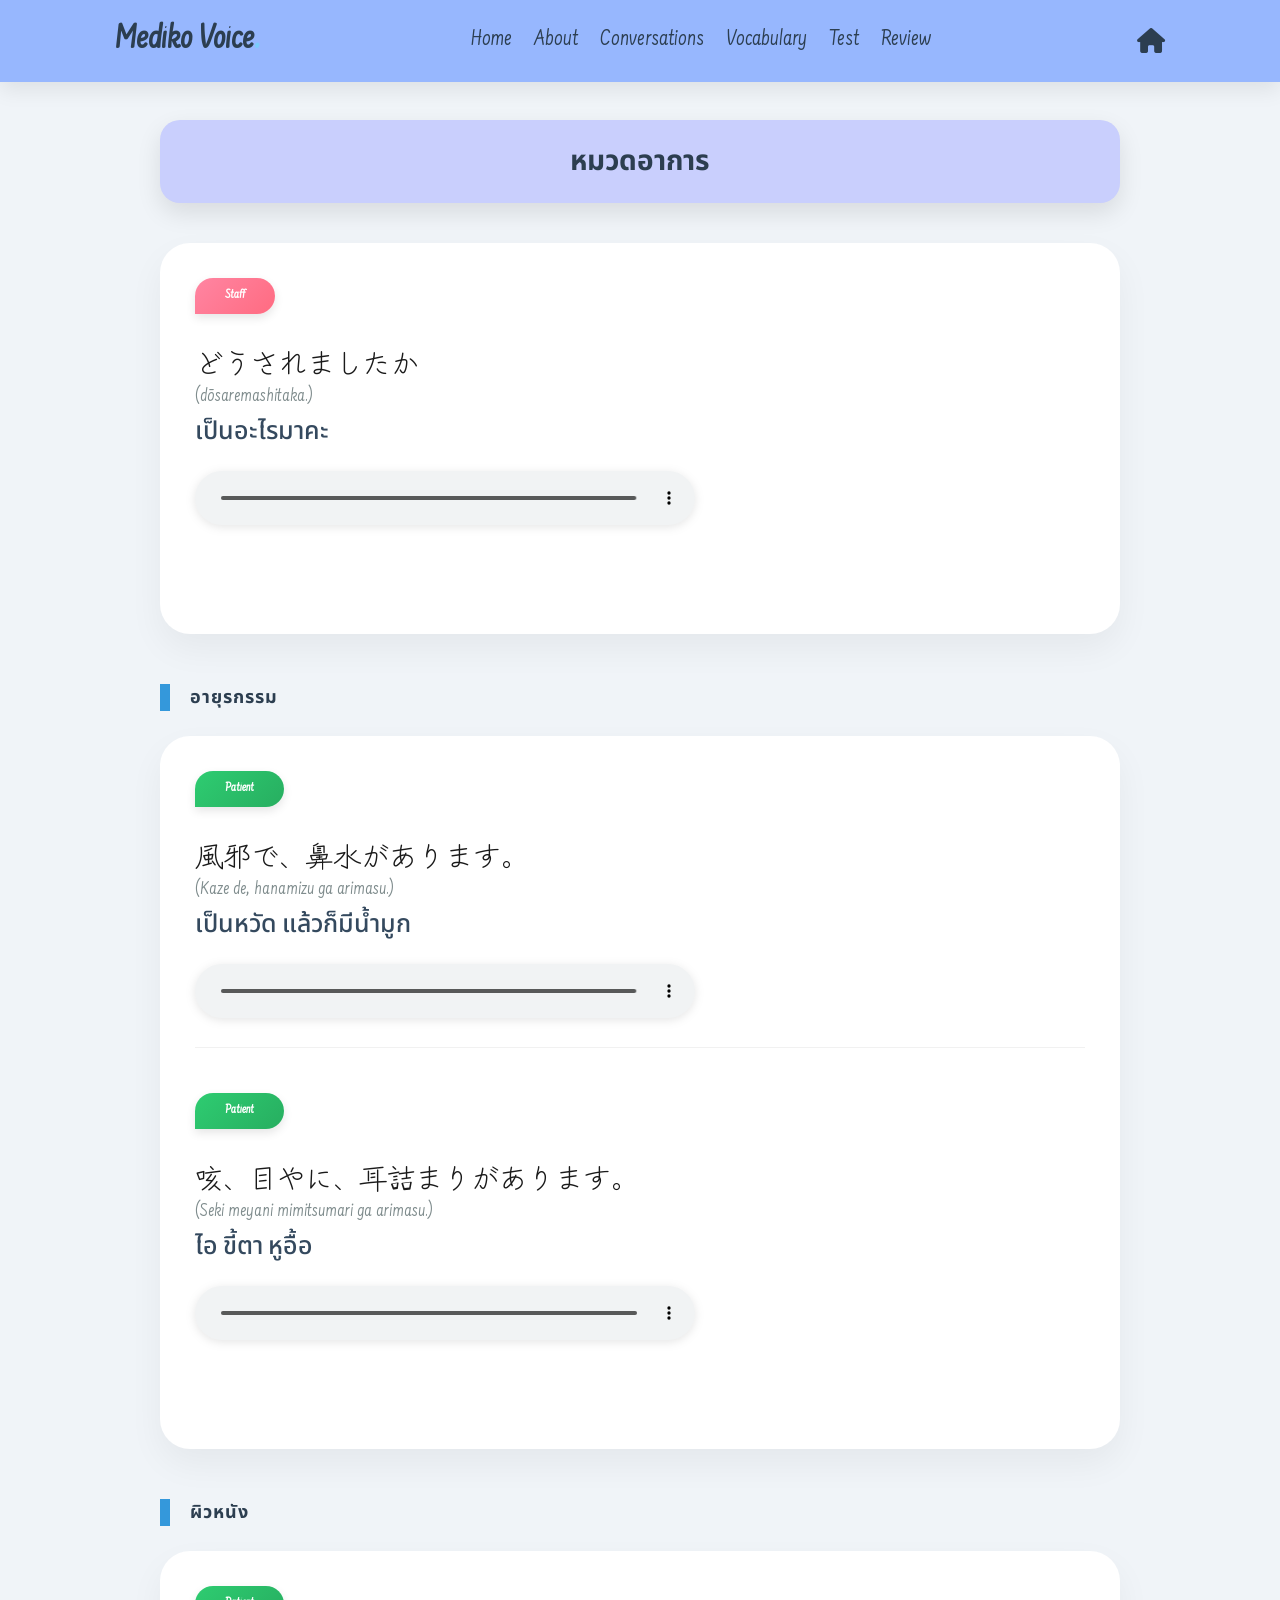
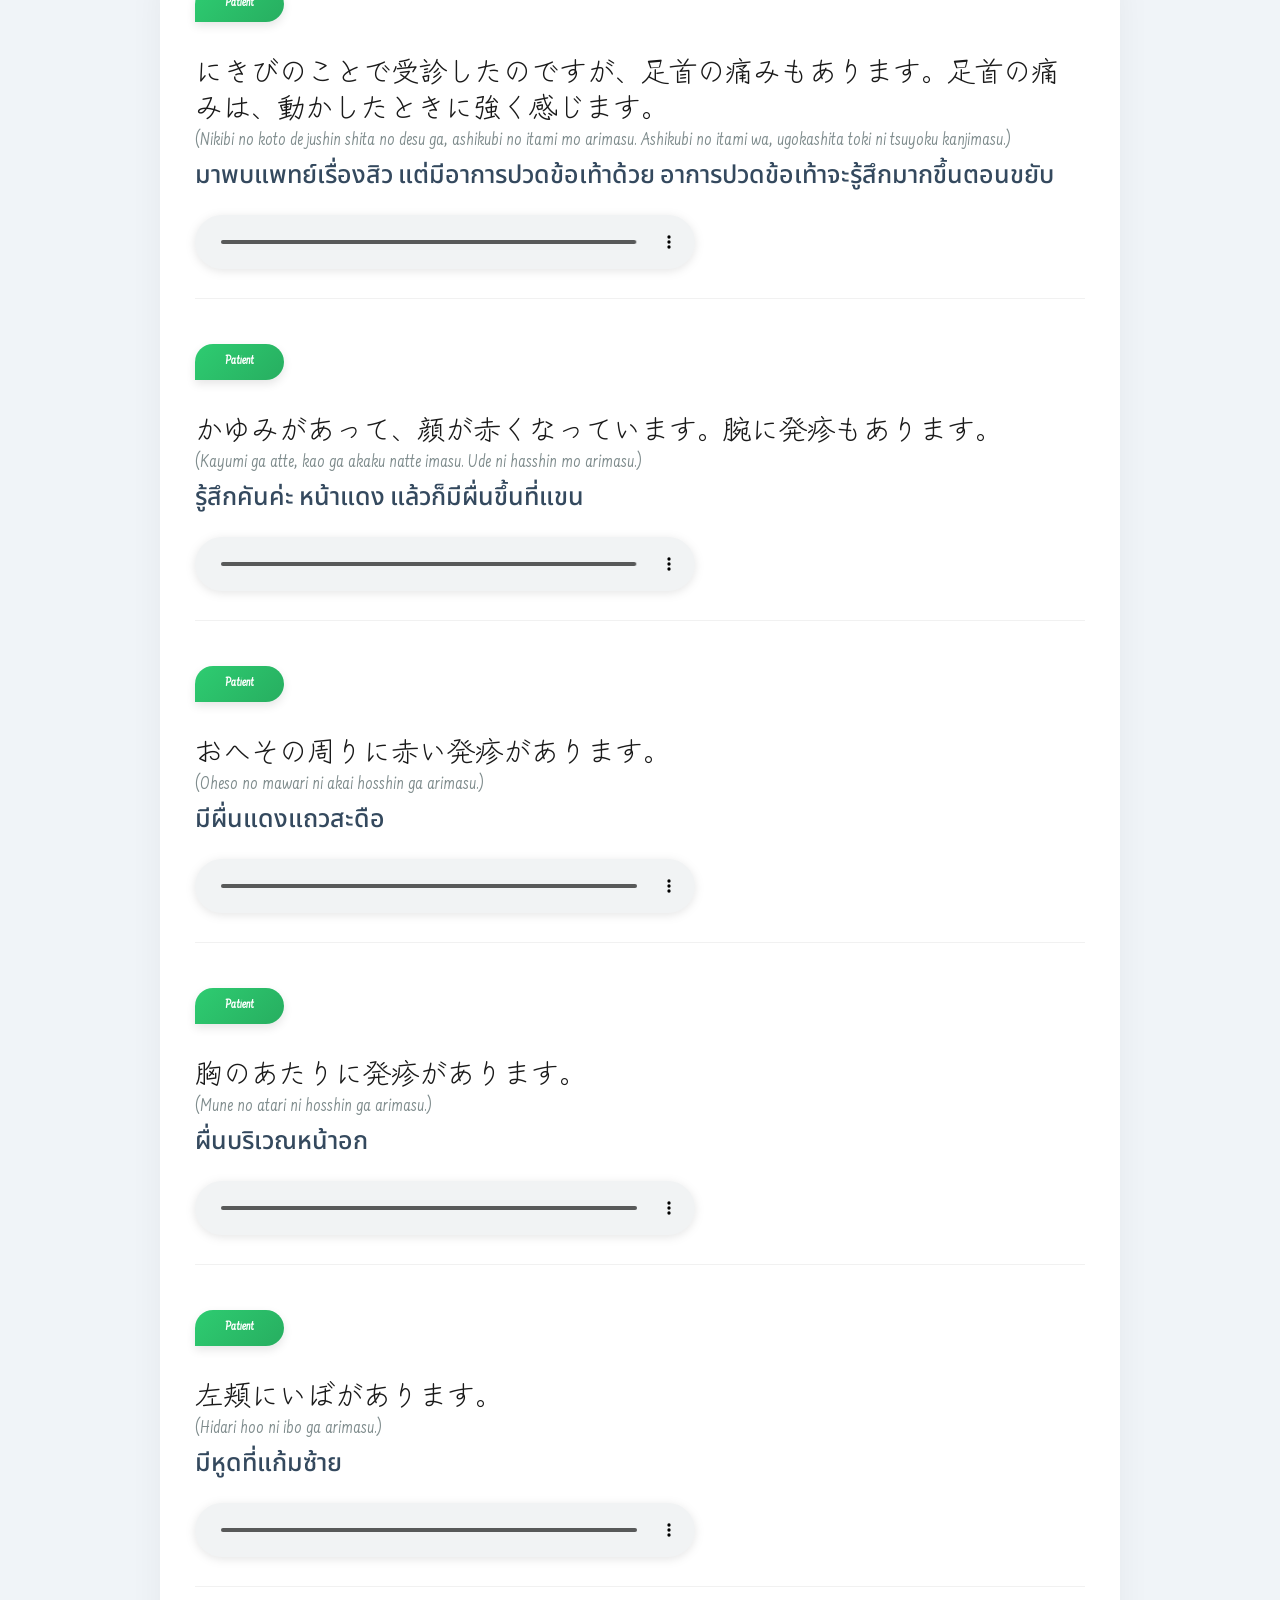
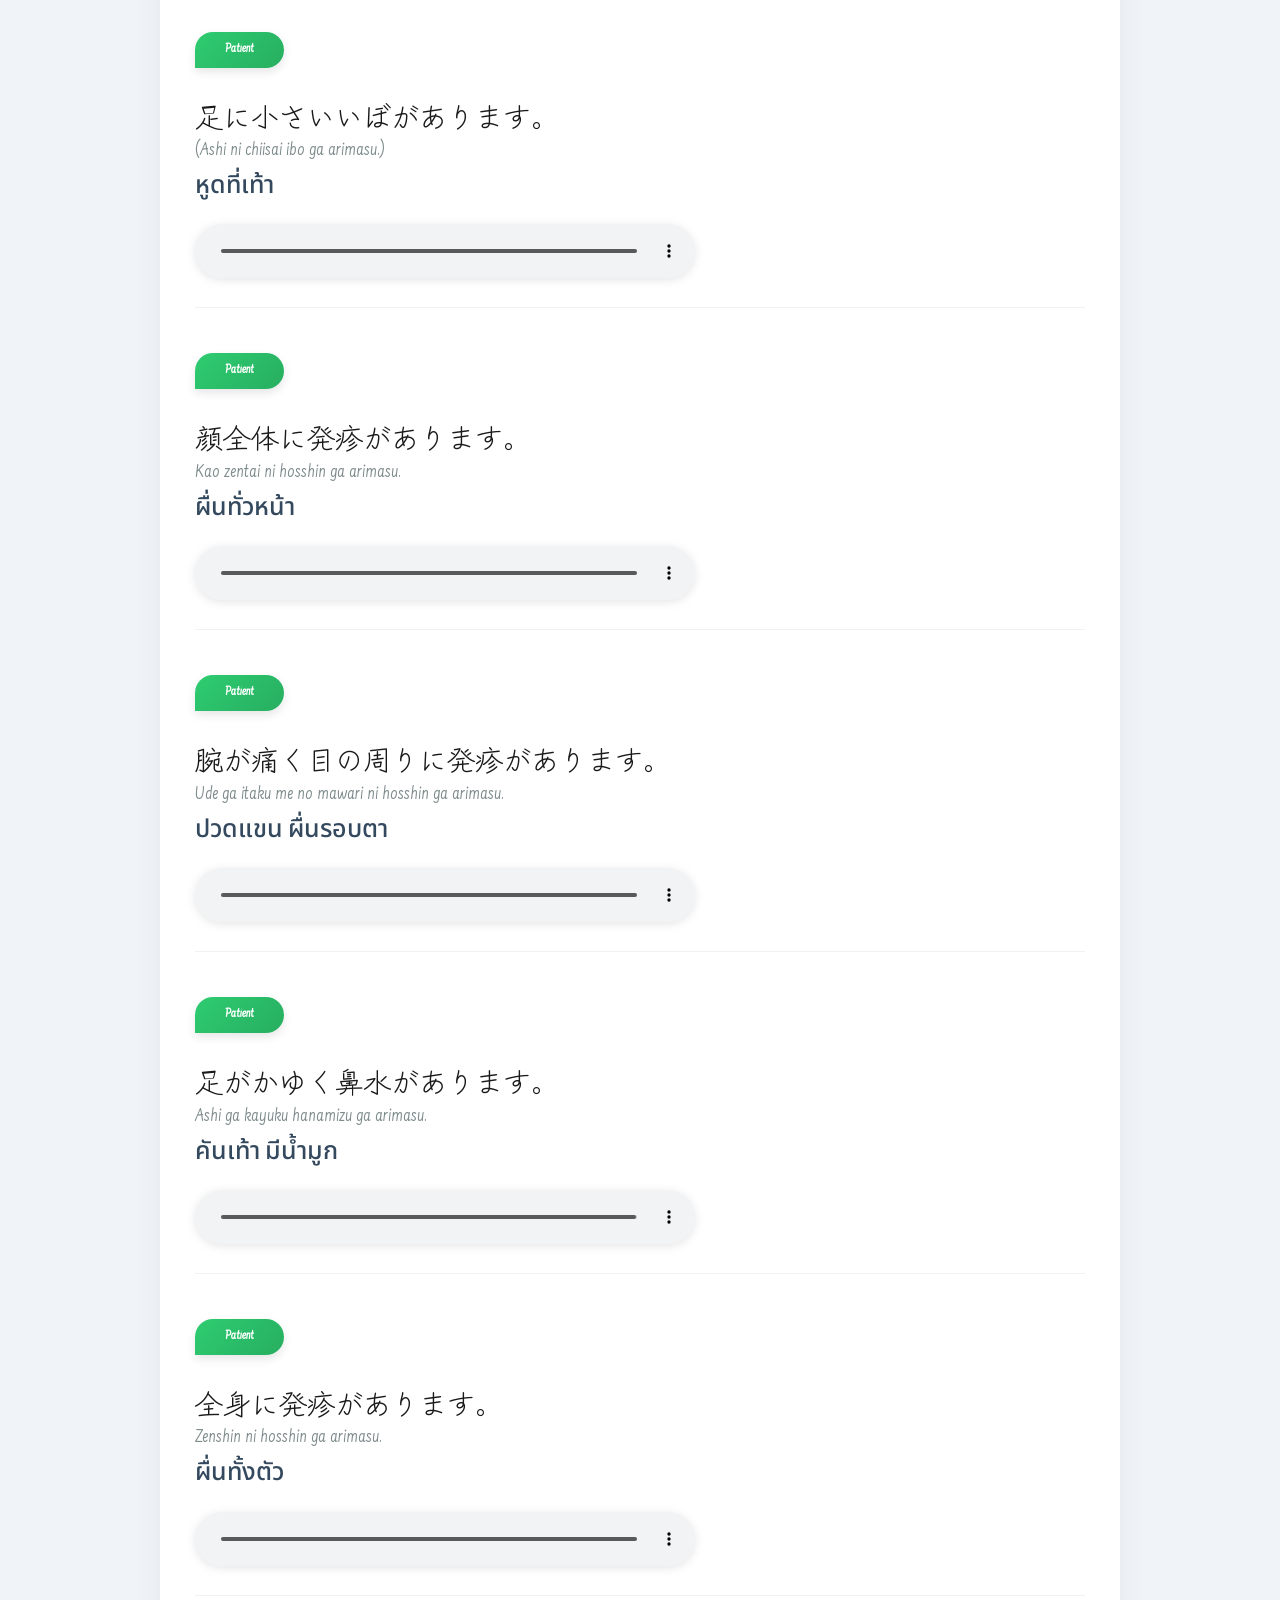
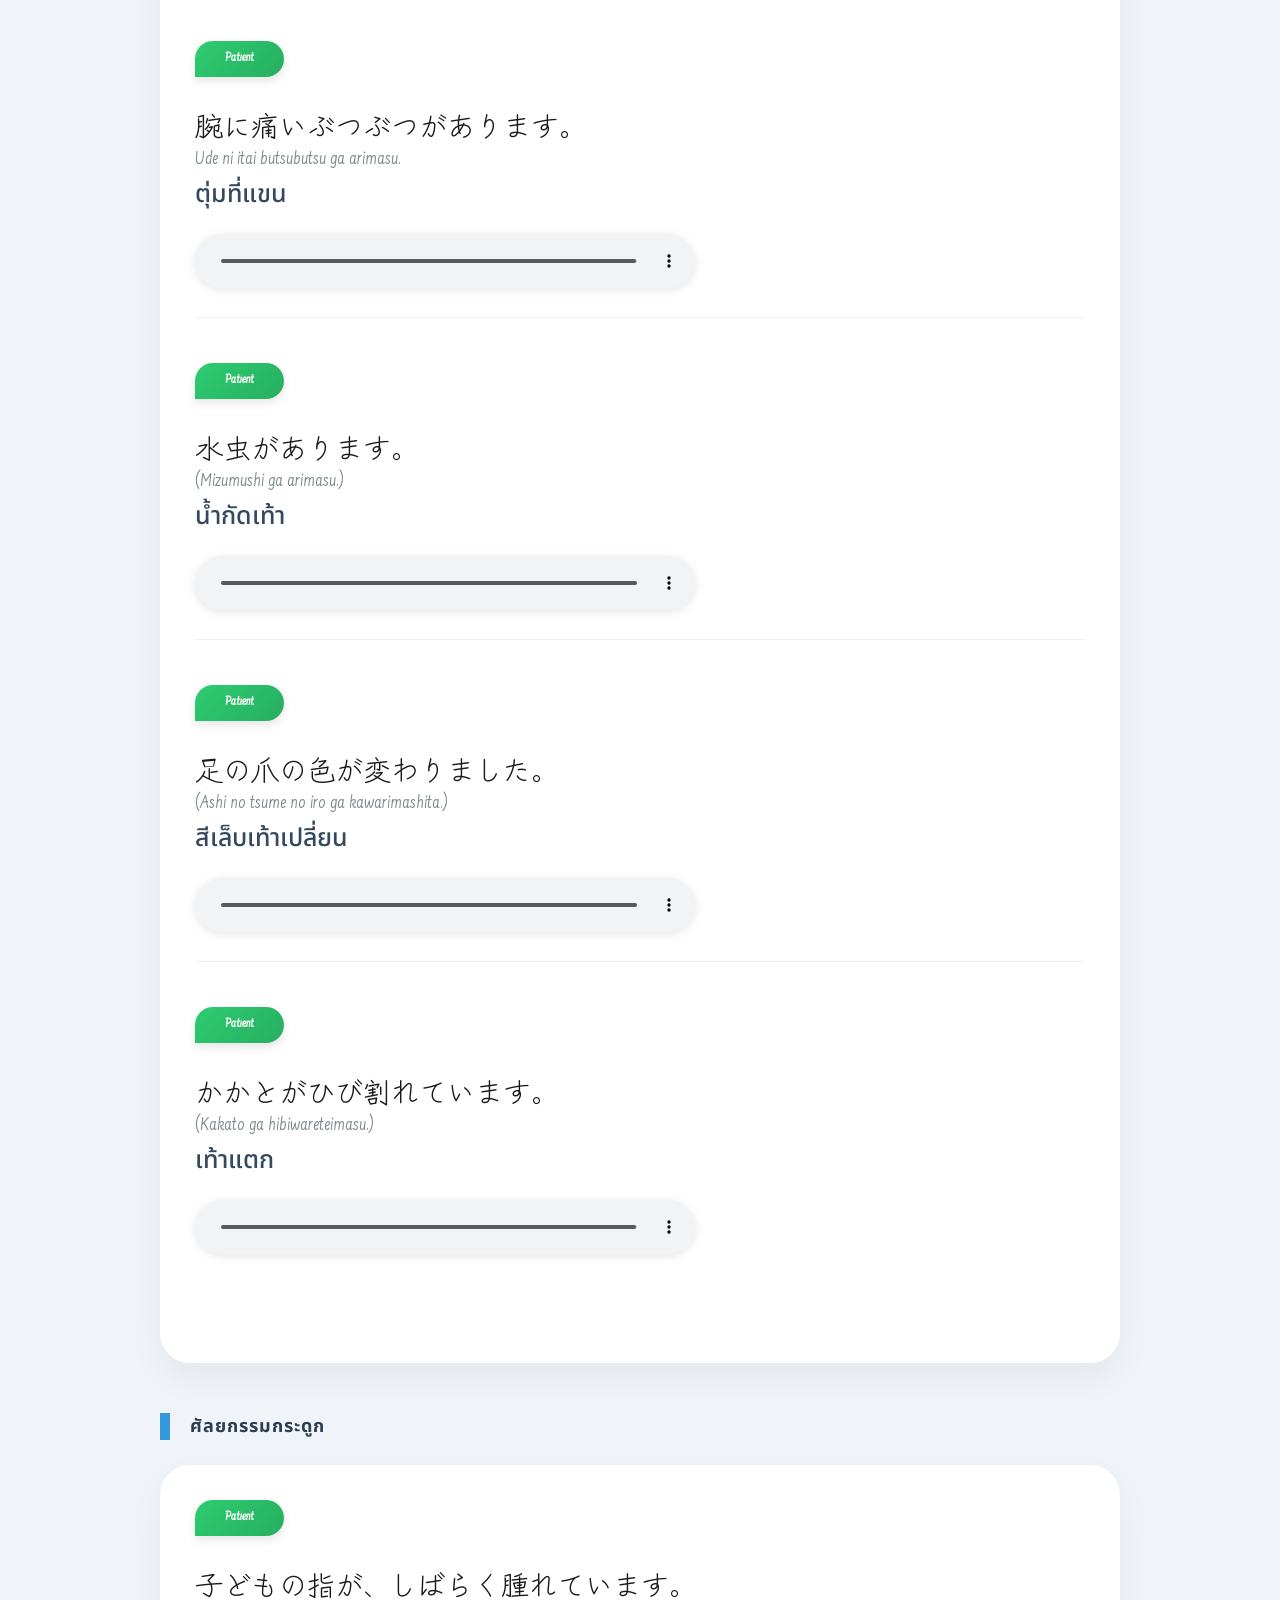
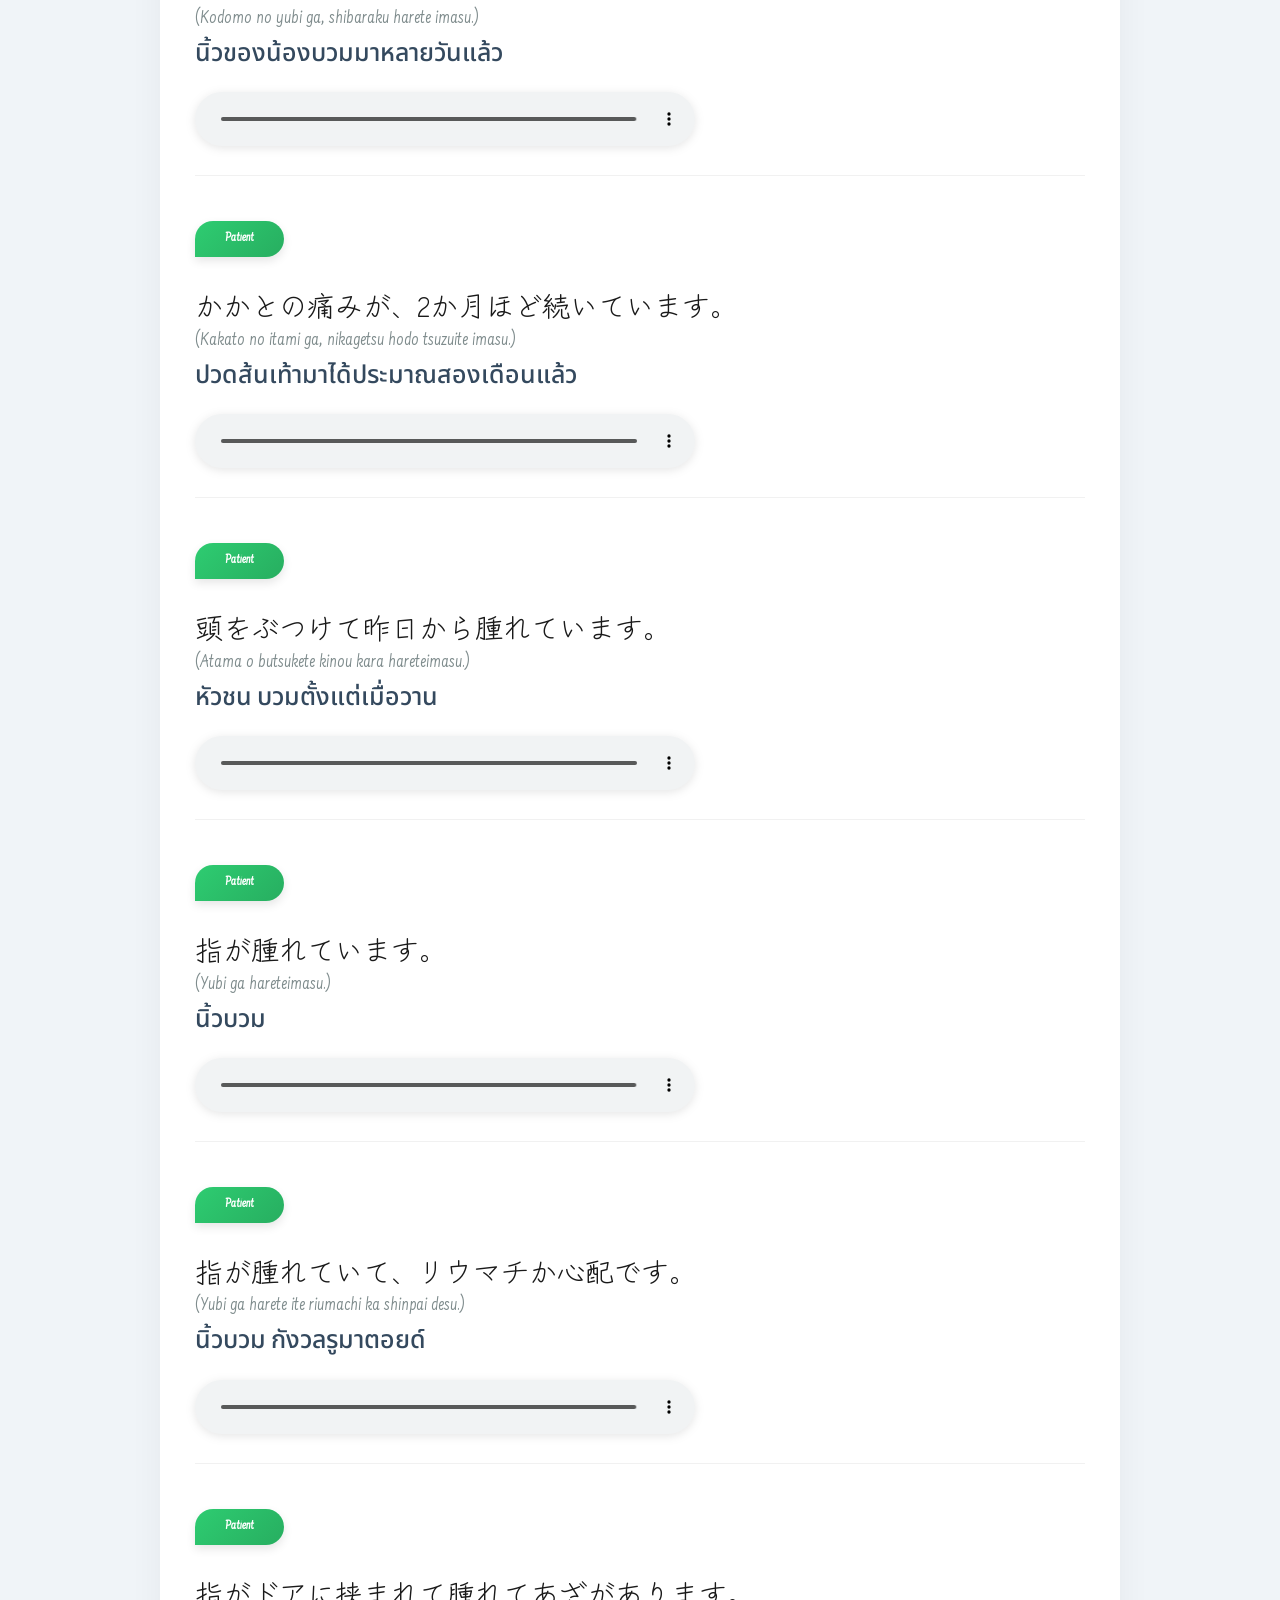
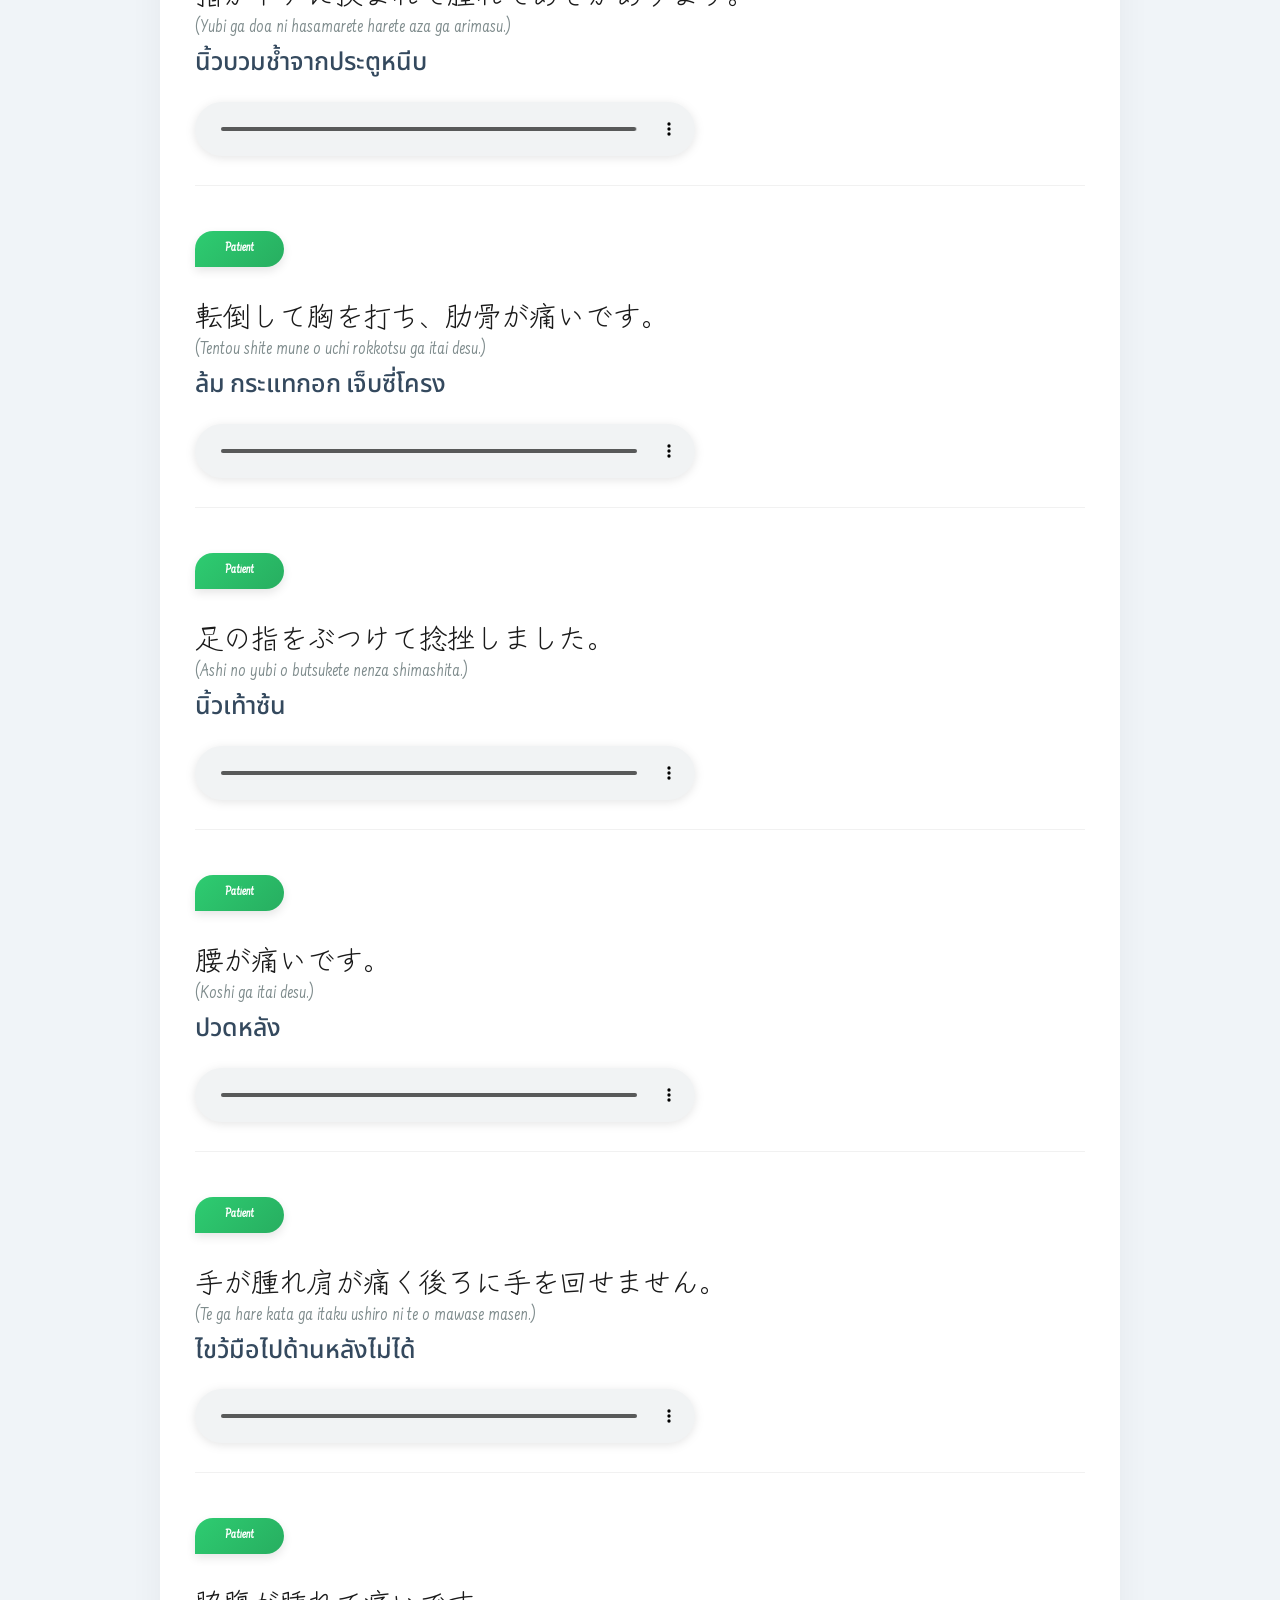
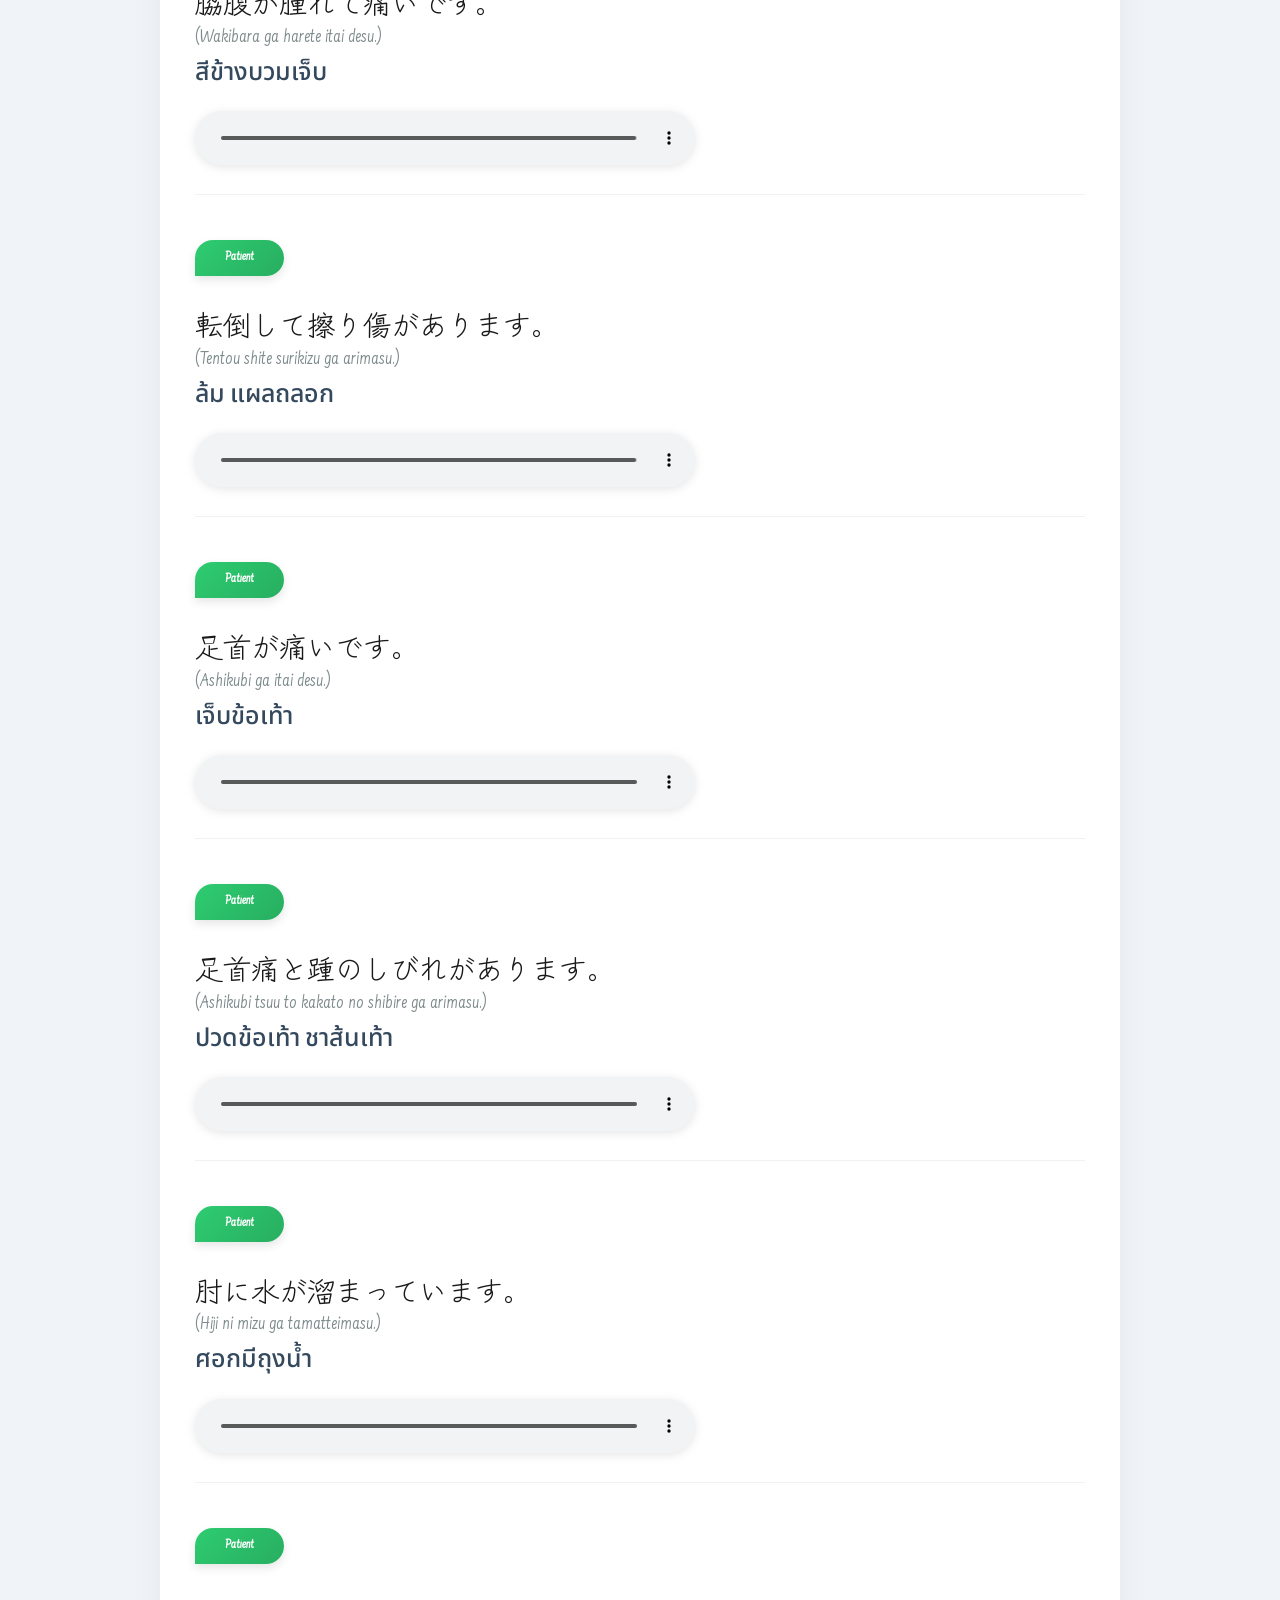
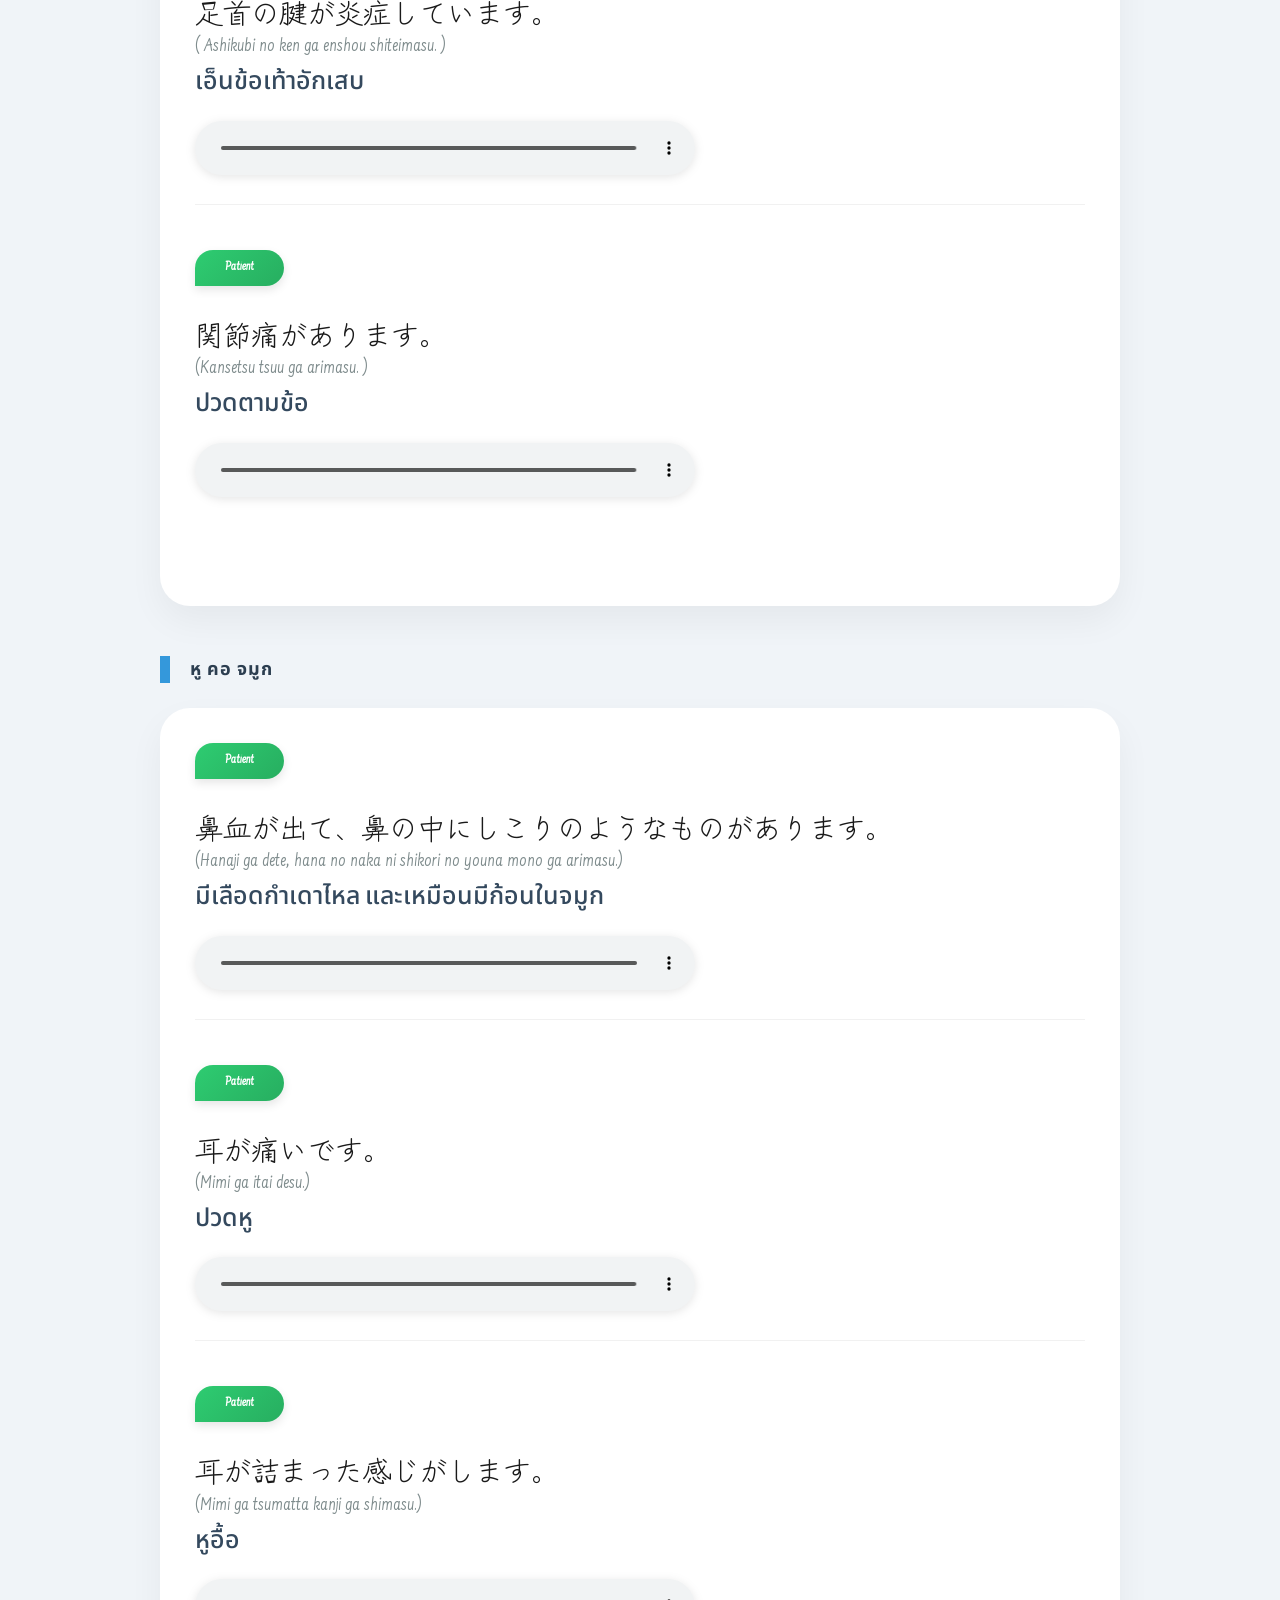
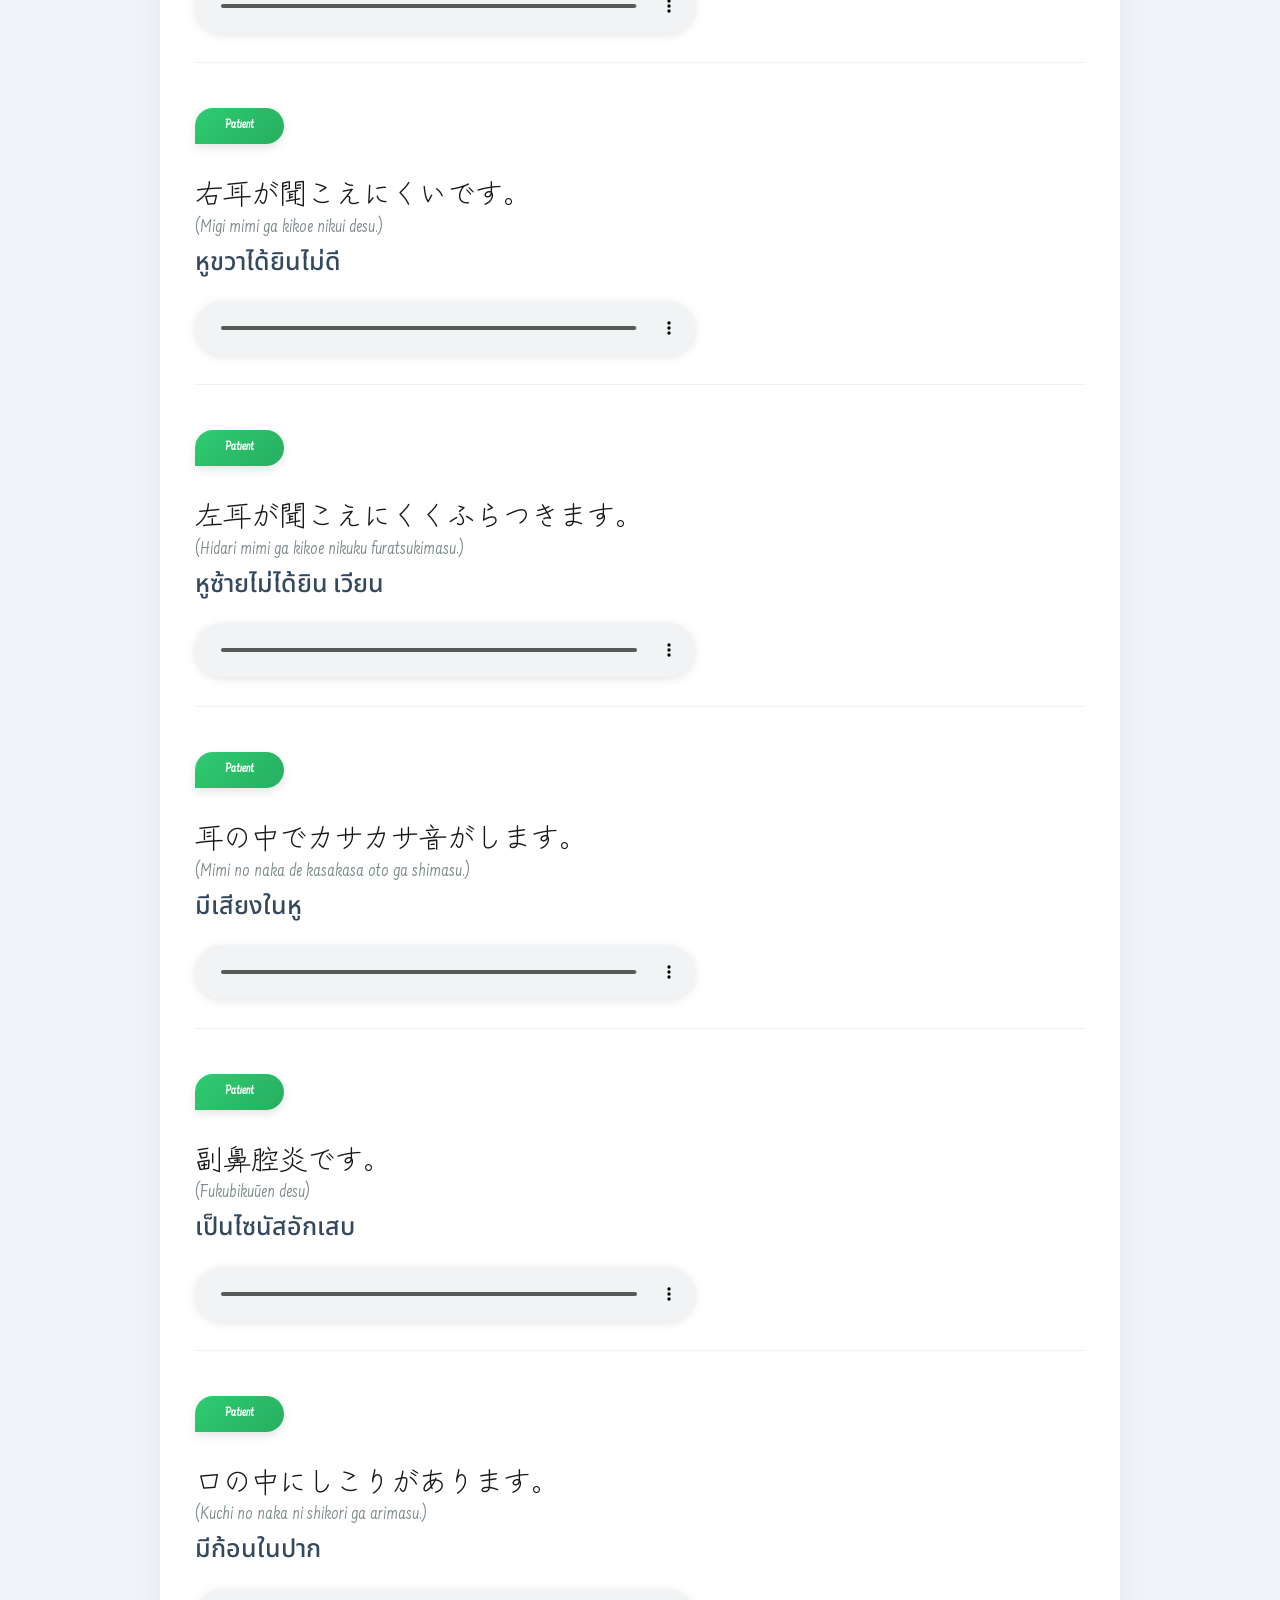
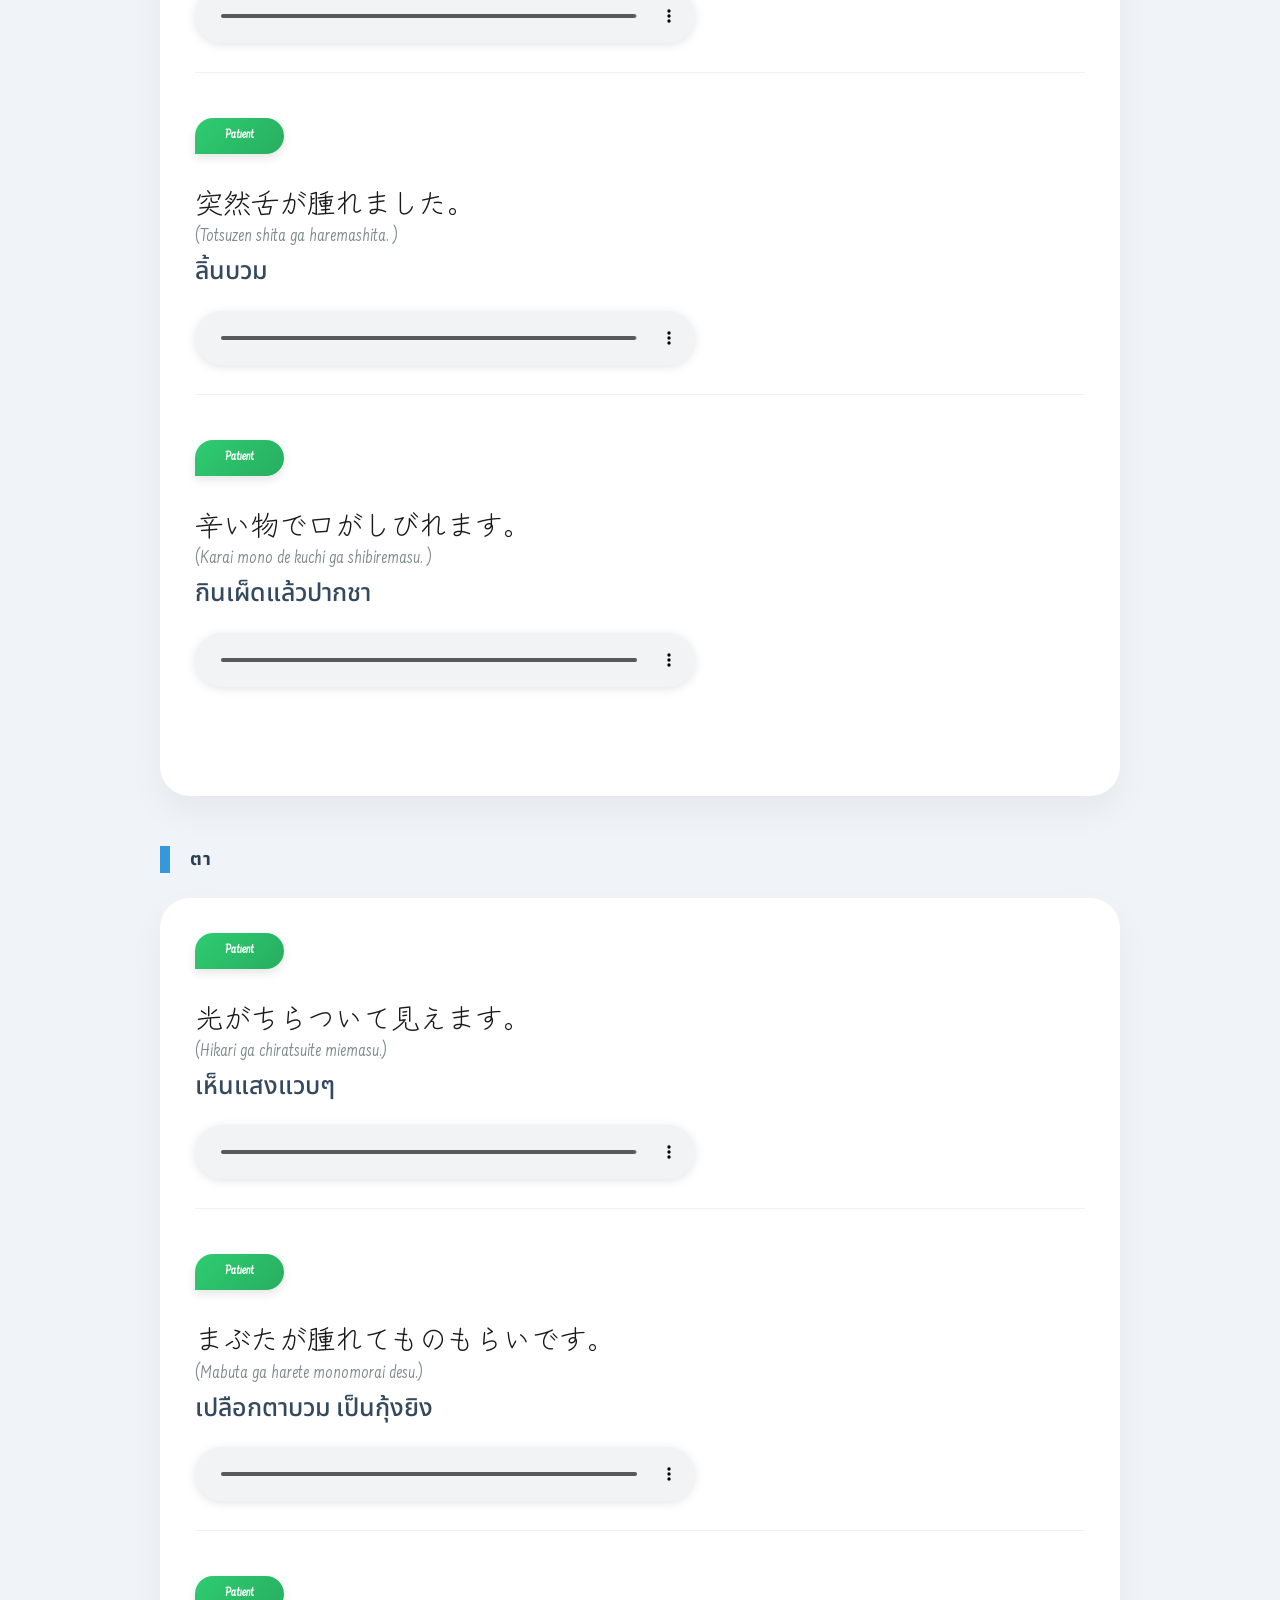
<file: symptom.html>
<!DOCTYPE html>
<html lang="th">
<head>
    <meta charset="UTF-8">
    <meta name="viewport" content="width=device-width, initial-scale=1.0">
    <title>Conversations - Mediko Voice</title>
    <link rel="stylesheet" href="https://cdnjs.cloudflare.com/ajax/libs/font-awesome/6.4.2/css/all.min.css">
    <link rel="stylesheet" href="style.css"> 
    <style>
        @import url('https://fonts.googleapis.com/css2?family=Farsan&family=Noto+Sans+Thai:wght@100..900&family=Zen+Kurenaido&display=swap');

        :root {
            --pink-staff: #ff85a2;
            --green-patient: #2ecc71;
            --blue-accent: #3498db;
            --gold-special: #f1c40f;
            --bg-light: #f0f4f8;
        }
        body {
            font-family: 'Noto Sans Thai', sans-serif;
            background-color: var(--bg-light);
            margin: 0;
            padding: 0;
        }

        .main-container {
            margin-top: 100px;
            padding: 20px;
            max-width: 1000px;
            margin-left: auto;
            margin-right: auto;
        }

        h1.category-title {
            text-align: center;
            color: #2c3e50;
            font-size: 2.8rem;
            margin-bottom: 40px;
            padding: 20px;
            background: #c9cffd;
            border-radius: 20px;
            box-shadow: 0 10px 25px rgba(0,0,0,0.1);
        }

        h2.sub-category {
            font-size: 1.8rem;
            color: #2c3e50;
            margin: 50px 0 25px 0;
            padding-left: 20px;
            border-left: 10px solid var(--blue-accent);
            letter-spacing: 1px;
        }

        .conversation-card {
            background: white;
            border-radius: 30px;
            padding: 35px;
            margin-bottom: 40px;
            box-shadow: 0 15px 35px rgba(0,0,0,0.05);
        }

        .chat-item {
            margin-bottom: 45px;
            padding-bottom: 25px;
            border-bottom: 1.5px solid #f1f1f1;
        }

        .chat-item:last-child { border-bottom: none; }

        .speaker {
            display: inline-block;
            padding: 10px 30px;
            border-radius: 30px 30px 30px 0;
            color: white;
            font-weight: 700;
            font-size: 1.3rem;
            margin-bottom: 15px;
            box-shadow: 0 4px 10px rgba(0,0,0,0.1);
            text-transform: capitalize;
        }

        .staff { background: linear-gradient(135deg, #ff85a2, #ff6b81); }
        .patient { background: linear-gradient(135deg, #2ecc71, #27ae60); }

        .jp {
            font-family: 'Zen Kurenaido', sans-serif;
            font-size: 2.8rem;
            color: #1a1a1a;
            margin: 15px 0 5px 0;
            line-height: 1.3;
        }

        .romaji {
            font-size: 1.9rem;
            color: #7f8c8d;
            margin-bottom: 10px;
            font-weight: 300;
        }

        .th {
            font-size: 2.5rem;
            color: #34495e;
            font-weight: 500;
            line-height: 1.3;
        }

        audio {
            width: 100%;
            max-width: 500px;
            margin-top: 20px;
            filter: drop-shadow(0 2px 5px rgba(0,0,0,0.1));
        }

        @media (max-width: 768px) {
            .jp { font-size: 1.8rem; }
            .th { font-size: 1.3rem; }
            .main-container { padding: 15px; }
        }
    </style>
</head>
<body>

<header>
    <input type="checkbox" id="toggler">
    <label for="toggler" class="fas fa-bars" id="menu-btn"></label>
    <a href="index.html" class="logo">Mediko Voice<span>.</span></a>
    <nav class="navbar">
        <a href="index.html">Home</a>
        <a href="about.html">About</a>
        <a href="conversation.html" class="active">Conversations</a>
        <a href="vocab.html">Vocabulary</a>
        <a href="test.html">Test</a>
        <a href="review.html">Review</a>
    </nav>
    <div class="icons">
        <a href="index.html" class="fas fa-house"></a>
        <a href="#" class="fas fa-user"></a>
    </div>
</header>




<main class="main-container">
    <h1 class="category-title">หมวดอาการ</h1>

   

    <div class="conversation-card">
        <div class="chat-item">
            <div class="speaker staff">Staff</div>
            <p class="jp">どうされましたか

</p>
            <p class="romaji">(dōsaremashitaka.)
</p>
            <p class="th">เป็นอะไรมาคะ</p>
            <audio controls><source src="audiomad/9.00.mp3" type="audio/mpeg"></audio>
        </div>

  </div>
            

    

   

    

    <h2 class="sub-category">อายุรกรรม</h2>
   

       <div class="conversation-card">
        <div class="chat-item">
            <div class="speaker patient">Patient</div>
            <p class="jp">風邪で、鼻水があります。</p>
            <p class="romaji">(Kaze de, hanamizu ga arimasu.)</p>
            <p class="th">เป็นหวัด แล้วก็มีน้ำมูก</p>
            <audio controls><source src="audiomad/9.01.mp3" type="audio/mpeg"></audio>
        </div>

        <div class="chat-item">
            <div class="speaker patient">Patient</div>
            <p class="jp">咳、目やに、耳詰まりがあります。</p>
            <p class="romaji">(Seki meyani mimitsumari ga arimasu.)</p>
            <p class="th">ไอ ขี้ตา หูอื้อ</p>
            <audio controls><source src="sick audio/9.19.mp3" type="audio/mpeg"></audio>
        </div>
    </div>
    </div> <h2 class="sub-category">ผิวหนัง</h2>
    <div class="conversation-card">
        <div class="chat-item">
            <div class="speaker patient">Patient</div>
            <p class="jp">にきびのことで受診したのですが、足首の痛みもあります。足首の痛みは、動かしたときに強く感じます。</p>
            <p class="romaji">(Nikibi no koto de jushin shita no desu ga, ashikubi no itami mo arimasu. Ashikubi no itami wa, ugokashita toki ni tsuyoku kanjimasu.)</p>
            <p class="th">มาพบแพทย์เรื่องสิว แต่มีอาการปวดข้อเท้าด้วย อาการปวดข้อเท้าจะรู้สึกมากขึ้นตอนขยับ</p>
            <audio controls><source src="sick audio/9.22.mp3" type="audio/mpeg"></audio>
        </div>

        <div class="chat-item">
            <div class="speaker patient">Patient</div>
            <p class="jp">かゆみがあって、顔が赤くなっています。腕に発疹もあります。</p>
            <p class="romaji">(Kayumi ga atte, kao ga akaku natte imasu. Ude ni hasshin mo arimasu.)</p>
            <p class="th">รู้สึกคันค่ะ หน้าแดง แล้วก็มีผื่นขึ้นที่แขน</p>
            <audio controls><source src="sick audio/9.23.mp3" type="audio/mpeg"></audio>
        </div>

        <div class="chat-item">
            <div class="speaker patient">Patient</div>
            <p class="jp">おへその周りに赤い発疹があります。</p>
            <p class="romaji">(Oheso no mawari ni akai hosshin ga arimasu.)</p>
            <p class="th">มีผื่นแดงแถวสะดือ</p>
            <audio controls><source src="sick audio/9.24.mp3" type="audio/mpeg"></audio>
        </div>

        <div class="chat-item">
            <div class="speaker patient">Patient</div>
            <p class="jp">胸のあたりに発疹があります。</p>
            <p class="romaji">(Mune no atari ni hosshin ga arimasu.)</p>
            <p class="th">ผื่นบริเวณหน้าอก</p>
            <audio controls><source src="sick audio/9.25.mp3" type="audio/mpeg"></audio>
        </div>

        <div class="chat-item">
            <div class="speaker patient">Patient</div>
            <p class="jp">左頬にいぼがあります。</p>
            <p class="romaji">(Hidari hoo ni ibo ga arimasu.)</p>
            <p class="th">มีหูดที่แก้มซ้าย</p>
            <audio controls><source src="sick audio/9.26.mp3" type="audio/mpeg"></audio>
        </div>

        <div class="chat-item">
            <div class="speaker patient">Patient</div>
            <p class="jp">足に小さいいぼがあります。</p>
            <p class="romaji">(Ashi ni chiisai ibo ga arimasu.)</p>
            <p class="th">หูดที่เท้า</p>
            <audio controls><source src="sick audio/9.27.mp3" type="audio/mpeg"></audio>
        </div>

        <div class="chat-item">
            <div class="speaker patient">Patient</div>
            <p class="jp">顔全体に発疹があります。</p>
            <p class="romaji">Kao zentai ni hosshin ga arimasu.</p>
            <p class="th">ผื่นทั่วหน้า</p>
            <audio controls><source src="sick audio/9.28.mp3" type="audio/mpeg"></audio>
        </div>

        <div class="chat-item">
            <div class="speaker patient">Patient</div>
            <p class="jp">腕が痛く目の周りに発疹があります。</p>
            <p class="romaji">Ude ga itaku me no mawari ni hosshin ga arimasu.</p>
            <p class="th">ปวดแขน ผื่นรอบตา</p>
            <audio controls><source src="sick audio/9.29.mp3" type="audio/mpeg"></audio>
        </div>

        <div class="chat-item">
            <div class="speaker patient">Patient</div>
            <p class="jp">足がかゆく鼻水があります。</p>
            <p class="romaji">Ashi ga kayuku hanamizu ga arimasu.</p>
            <p class="th">คันเท้า มีน้ำมูก</p>
            <audio controls><source src="sick audio/9.30.mp3" type="audio/mpeg"></audio>
        </div>

        <div class="chat-item">
            <div class="speaker patient">Patient</div>
            <p class="jp">全身に発疹があります。</p>
            <p class="romaji">Zenshin ni hosshin ga arimasu.</p>
            <p class="th">ผื่นทั้งตัว</p>
            <audio controls><source src="sick audio/9.31.mp3" type="audio/mpeg"></audio>
        </div>

        <div class="chat-item">
            <div class="speaker patient">Patient</div>
            <p class="jp">腕に痛いぶつぶつがあります。</p>
            <p class="romaji">Ude ni itai butsubutsu ga arimasu.</p>
            <p class="th">ตุ่มที่แขน</p>
            <audio controls><source src="sick audio/9.32.mp3" type="audio/mpeg"></audio>
        </div>

        <div class="chat-item">
            <div class="speaker patient">Patient</div>
            <p class="jp">水虫があります。</p>
            <p class="romaji">(Mizumushi ga arimasu.)</p>
            <p class="th">น้ำกัดเท้า</p>
            <audio controls><source src="sick audio/9.33.mp3" type="audio/mpeg"></audio>
        </div>

        <div class="chat-item">
            <div class="speaker patient">Patient</div>
            <p class="jp">足の爪の色が変わりました。</p>
            <p class="romaji">(Ashi no tsume no iro ga kawarimashita.)</p>
            <p class="th">สีเล็บเท้าเปลี่ยน</p>
            <audio controls><source src="sick audio/9.34.mp3" type="audio/mpeg"></audio>
        </div>

        <div class="chat-item">
            <div class="speaker patient">Patient</div>
            <p class="jp">かかとがひび割れています。</p>
            <p class="romaji">(Kakato ga hibiwareteimasu.)</p>
            <p class="th">เท้าแตก</p>
            <audio controls><source src="sick audio/9.35.mp3" type="audio/mpeg"></audio>






        </div>
    </div> <h2 class="sub-category">ศัลยกรรมกระดูก</h2>
    <div class="conversation-card">
        <div class="chat-item">
            <div class="speaker patient">Patient</div>
            <p class="jp">子どもの指が、しばらく腫れています。</p>
            <p class="romaji">(Kodomo no yubi ga, shibaraku harete imasu.)</p>
            <p class="th">นิ้วของน้องบวมมาหลายวันแล้ว</p>
            <audio controls><source src="sick audio/9.36.mp3" type="audio/mpeg"></audio>
        </div>

        <div class="chat-item">
            <div class="speaker patient">Patient</div>
            <p class="jp">かかとの痛みが、2か月ほど続いています。</p>
            <p class="romaji">(Kakato no itami ga, nikagetsu hodo tsuzuite imasu.)</p>
            <p class="th">ปวดส้นเท้ามาได้ประมาณสองเดือนแล้ว</p>
            <audio controls><source src="sick audio/9.37.mp3" type="audio/mpeg"></audio>
        </div>

        <div class="chat-item">
            <div class="speaker patient">Patient</div>
            <p class="jp">頭をぶつけて昨日から腫れています。</p>
            <p class="romaji">(Atama o butsukete kinou kara hareteimasu.)</p>
            <p class="th">หัวชน บวมตั้งแต่เมื่อวาน</p>
            <audio controls><source src="sick audio/9.38.mp3" type="audio/mpeg"></audio>
        </div>

        <div class="chat-item">
            <div class="speaker patient">Patient</div>
            <p class="jp">指が腫れています。</p>
            <p class="romaji">(Yubi ga hareteimasu.)</p>
            <p class="th">นิ้วบวม</p>
            <audio controls><source src="sick audio/9.39.mp3" type="audio/mpeg"></audio>
        </div>

        <div class="chat-item">
            <div class="speaker patient">Patient</div>
            <p class="jp">指が腫れていて、リウマチか心配です。</p>
            <p class="romaji">(Yubi ga harete ite riumachi ka shinpai desu.)</p>
            <p class="th">นิ้วบวม กังวลรูมาตอยด์</p>
            <audio controls><source src="sick audio/9.40.mp3" type="audio/mpeg"></audio>
        </div>

        <div class="chat-item">
            <div class="speaker patient">Patient</div>
            <p class="jp">指がドアに挟まれて腫れてあざがあります。</p>
            <p class="romaji">(Yubi ga doa ni hasamarete harete aza ga arimasu.)</p>
            <p class="th">นิ้วบวมช้ำจากประตูหนีบ</p>
            <audio controls><source src="sick audio/9.41.mp3" type="audio/mpeg"></audio>
        </div>

        <div class="chat-item">
            <div class="speaker patient">Patient</div>
            <p class="jp">転倒して胸を打ち、肋骨が痛いです。</p>
            <p class="romaji">(Tentou shite mune o uchi rokkotsu ga itai desu.)</p>
            <p class="th">ล้ม กระแทกอก เจ็บซี่โครง</p>
            <audio controls><source src="sick audio/9.42.mp3" type="audio/mpeg"></audio>
        </div>

        <div class="chat-item">
            <div class="speaker patient">Patient</div>
            <p class="jp">足の指をぶつけて捻挫しました。</p>
            <p class="romaji">(Ashi no yubi o butsukete nenza shimashita.)</p>
            <p class="th">นิ้วเท้าซ้น</p>
            <audio controls><source src="sick audio/9.43.mp3" type="audio/mpeg"></audio>
        </div>

        <div class="chat-item">
            <div class="speaker patient">Patient</div>
            <p class="jp">腰が痛いです。</p>
            <p class="romaji">(Koshi ga itai desu.)</p>
            <p class="th">ปวดหลัง</p>
            <audio controls><source src="sick audio/9.45.mp3" type="audio/mpeg"></audio>
        </div>

        <div class="chat-item">
            <div class="speaker patient">Patient</div>
            <p class="jp">手が腫れ肩が痛く後ろに手を回せません。</p>
            <p class="romaji">(Te ga hare kata ga itaku ushiro ni te o mawase masen.)</p>
            <p class="th">ไขว้มือไปด้านหลังไม่ได้ </p>
            <audio controls><source src="sick audio/9.46.mp3" type="audio/mpeg"></audio>
        </div>

        <div class="chat-item">
            <div class="speaker patient">Patient</div>
            <p class="jp">脇腹が腫れて痛いです。</p>
            <p class="romaji">(Wakibara ga harete itai desu.)</p>
            <p class="th">สีข้างบวมเจ็บ </p>
            <audio controls><source src="sick audio/9.47.mp3" type="audio/mpeg"></audio>
        </div>

        <div class="chat-item">
            <div class="speaker patient">Patient</div>
            <p class="jp">転倒して擦り傷があります。</p>
            <p class="romaji">(Tentou shite surikizu ga arimasu.)</p>
            <p class="th">ล้ม แผลถลอก</p>
            <audio controls><source src="sick audio/9.48.mp3" type="audio/mpeg"></audio>
        </div>

        <div class="chat-item">
            <div class="speaker patient">Patient</div>
            <p class="jp">足首が痛いです。</p>
            <p class="romaji">(Ashikubi ga itai desu.)</p>
            <p class="th">เจ็บข้อเท้า</p>
            <audio controls><source src="sick audio/9.49.mp3" type="audio/mpeg"></audio>
        </div>

        <div class="chat-item">
            <div class="speaker patient">Patient</div>
            <p class="jp">足首痛と踵のしびれがあります。</p>
            <p class="romaji">(Ashikubi tsuu to kakato no shibire ga arimasu.)</p>
            <p class="th">ปวดข้อเท้า ชาส้นเท้า</p>
            <audio controls><source src="sick audio/9.50.mp3" type="audio/mpeg"></audio>
        </div>

        <div class="chat-item">
            <div class="speaker patient">Patient</div>
            <p class="jp">肘に水が溜まっています。</p>
            <p class="romaji">(Hiji ni mizu ga tamatteimasu.)</p>
            <p class="th">ศอกมีถุงน้ำ</p>
            <audio controls><source src="sick audio/9.51.mp3" type="audio/mpeg"></audio>
        </div>

        <div class="chat-item">
            <div class="speaker patient">Patient</div>
            <p class="jp">足首の腱が炎症しています。</p>
            <p class="romaji">( Ashikubi no ken ga enshou shiteimasu. )</p>
            <p class="th">เอ็นข้อเท้าอักเสบ</p>
            <audio controls><source src="sick audio/9.51.1.mp3" type="audio/mpeg"></audio>
        </div>

        <div class="chat-item">
            <div class="speaker patient">Patient</div>
            <p class="jp">関節痛があります。 </p>
            <p class="romaji">(Kansetsu tsuu ga arimasu. )</p>
            <p class="th">ปวดตามข้อ</p>
            <audio controls><source src="sick audio/9.51.2.mp3" type="audio/mpeg"></audio>
        </div>
    </div> 







 <h2 class="sub-category">หู คอ จมูก</h2>
    <div class="conversation-card">
        <div class="chat-item">
            <div class="speaker patient">Patient</div>
            <p class="jp">鼻血が出て、鼻の中にしこりのようなものがあります。</p>
            <p class="romaji">(Hanaji ga dete, hana no naka ni shikori no youna mono ga arimasu.)</p>
            <p class="th">มีเลือดกำเดาไหล และเหมือนมีก้อนในจมูก</p>
            <audio controls><source src="sick audio/9.52.mp3" type="audio/mpeg"></audio>
        </div>

        <div class="chat-item">
            <div class="speaker patient">Patient</div>
            <p class="jp">耳が痛いです。</p>
            <p class="romaji">(Mimi ga itai desu.)</p>
            <p class="th">ปวดหู</p>
            <audio controls><source src="sick audio/9.53.mp3" type="audio/mpeg"></audio>
        </div>

        <div class="chat-item">
            <div class="speaker patient">Patient</div>
            <p class="jp">耳が詰まった感じがします。</p>
            <p class="romaji">(Mimi ga tsumatta kanji ga shimasu.)</p>
            <p class="th">หูอื้อ</p>
            <audio controls><source src="sick audio/9.54.mp3" type="audio/mpeg"></audio>
        </div>

        <div class="chat-item">
            <div class="speaker patient">Patient</div>
            <p class="jp">右耳が聞こえにくいです。</p>
            <p class="romaji">(Migi mimi ga kikoe nikui desu.)</p>
            <p class="th">หูขวาได้ยินไม่ดี</p>
            <audio controls><source src="sick audio/9.55.mp3" type="audio/mpeg"></audio>
        </div>

        <div class="chat-item">
            <div class="speaker patient">Patient</div>
            <p class="jp">左耳が聞こえにくくふらつきます。</p>
            <p class="romaji">(Hidari mimi ga kikoe nikuku furatsukimasu.)</p>
            <p class="th">หูซ้ายไม่ได้ยิน เวียน</p>
            <audio controls><source src="sick audio/9.56.mp3" type="audio/mpeg"></audio>
        </div>

        <div class="chat-item">
            <div class="speaker patient">Patient</div>
            <p class="jp">耳の中でカサカサ音がします。</p>
            <p class="romaji">(Mimi no naka de kasakasa oto ga shimasu.)</p>
            <p class="th">มีเสียงในหู</p>
            <audio controls><source src="sick audio/9.57.mp3" type="audio/mpeg"></audio>
        </div>

        <div class="chat-item">
            <div class="speaker patient">Patient</div>
            <p class="jp">副鼻腔炎です。</p>
            <p class="romaji">(Fukubikuūen desu)</p>
            <p class="th">เป็นไซนัสอักเสบ</p>
            <audio controls><source src="sick audio/9.58.mp3" type="audio/mpeg"></audio>
        </div>
        <div class="chat-item">
            <div class="speaker patient">Patient</div>
            <p class="jp">口の中にしこりがあります。</p>
            <p class="romaji">(Kuchi no naka ni shikori ga arimasu.)</p>
            <p class="th">มีก้อนในปาก</p>
            <audio controls><source src="sick audio/9.58.1.mp3" type="audio/mpeg"></audio>
        </div>

        <div class="chat-item">
            <div class="speaker patient">Patient</div>
            <p class="jp">突然舌が腫れました。 </p>
            <p class="romaji">(Totsuzen shita ga haremashita. )</p>
            <p class="th">ลิ้นบวม</p>
            <audio controls><source src="sick audio/9.58.2.mp3" type="audio/mpeg"></audio>
        </div>

        <div class="chat-item">
            <div class="speaker patient">Patient</div>
            <p class="jp">辛い物で口がしびれます。  </p>
            <p class="romaji">(Karai mono de kuchi ga shibiremasu.  )</p>
            <p class="th">กินเผ็ดแล้วปากชา</p>
            <audio controls><source src="sick audio/9.58.3.mp3" type="audio/mpeg"></audio>
        </div>
    </div> 









    <h2 class="sub-category">ตา</h2>
    <div class="conversation-card">
        <div class="chat-item">
            <div class="speaker patient">Patient</div>
            <p class="jp">光がちらついて見えます。</p>
            <p class="romaji">(Hikari ga chiratsuite miemasu.)</p>
            <p class="th">เห็นแสงแวบๆ</p>
            <audio controls><source src="sick audio/9.59.mp3" type="audio/mpeg"></audio>
        </div>

        <div class="chat-item">
            <div class="speaker patient">Patient</div>
            <p class="jp">まぶたが腫れてものもらいです。</p>
            <p class="romaji">(Mabuta ga harete monomorai desu.)</p>
            <p class="th">เปลือกตาบวม เป็นกุ้งยิง</p>
            <audio controls><source src="sick audio/9.60.mp3" type="audio/mpeg"></audio>
        </div>

        <div class="chat-item">
            <div class="speaker patient">Patient</div>
            <p class="jp">コンタクトレンズが目に残っています。</p>
            <p class="romaji">(Kontakuto renzu ga me ni nokotteimasu.)</p>
            <p class="th">คอนแทคเลนส์ค้างในตา</p>
            <audio controls><source src="sick audio/9.61.mp3" type="audio/mpeg"></audio>
        </div>

        <div class="chat-item">
            <div class="speaker patient">Patient</div>
            <p class="jp">目が赤くて、痛みがあります。</p>
            <p class="romaji">(Me ga akakute, itami ga arimasu.)</p>
            <p class="th">ตาแดงและมีอาการปวด</p>
            <audio controls><source src="sick audio/9.62.mp3" type="audio/mpeg"></audio>
        </div>

        <div class="chat-item">
            <div class="speaker patient">Patient</div>
            <p class="jp">目がかゆいです。</p>
            <p class="romaji">(Me ga kayui desu.)</p>
            <p class="th">คันตา</p>
            <audio controls><source src="sick audio/9.63.mp3" type="audio/mpeg"></audio>
        </div>

        <div class="chat-item">
            <div class="speaker patient">Patient</div>
            <p class="jp">目やにがたくさん出ていて、子どもからうつったかもしれません。</p>
            <p class="romaji">(Meyani ga takusan dete ite, kodomo kara utsutta kamo shiremasen.)</p>
            <p class="th">มีขี้ตาเยอะ และคิดว่าอาจติดมาจากลูก</p>
            <audio controls><source src="sick audio/9.64.mp3" type="audio/mpeg"></audio>
        </div>
    </div> 








    <h2 class="sub-category">สูตินรีเวช</h2>
    <div class="conversation-card">
        <div class="chat-item">
            <div class="speaker patient">Patient</div>
            <p class="jp">生理が1か月来ていません。検査の料金も知りたいです。</p>
            <p class="romaji">(Seiri ga ikkagetsu kiteimasen. Kensa no ryoukin mo shiritai desu.)</p>
            <p class="th">ประจำเดือนไม่มา 1 เดือน และอยากทราบราคาการตรวจด้วยค่ะ</p>
            <audio controls><source src="sick audio/9.65.mp3" type="audio/mpeg"></audio>
        </div>

        <div class="chat-item">
            <div class="speaker patient">Patient</div>
            <p class="jp">生理不順で薬について相談したいです。</p>
            <p class="romaji">(Seiri fujun de kusuri ni tsuite soudan shitai desu.)</p>
            <p class="th">ประจำเดือนมาไม่ปกติ อยากปรึกษาเรื่องยา</p>
            <audio controls><source src="sick audio/9.66.mp3" type="audio/mpeg"></audio>
        </div>

        <div class="chat-item">
            <div class="speaker patient">Patient</div>
            <p class="jp">歩いたり座ったりすると陰部が痛いです。</p>
            <p class="romaji">(Aruitari suwaritari suru to inbu ga itai desu.)</p>
            <p class="th">เวลานั่งหรือเดินแล้วจะเจ็บอวัยวะเพศ </p>
            <audio controls><source src="sick audio/9.67.mp3" type="audio/mpeg"></audio>
        </div>

        <div class="chat-item">
            <div class="speaker patient">Patient</div>
            <p class="jp">陰部にしこりを触れます。</p>
            <p class="romaji">(Inbu ni shikori o furemasu.)</p>
            <p class="th">คลำแล้วมีก้อนตรงอวัยวะเพศ </p>
            <audio controls><source src="sick audio/9.68.mp3" type="audio/mpeg"></audio>
        </div>

        <div class="chat-item">
            <div class="speaker patient">Patient</div>
            <p class="jp">おりものが多くかゆいです。</p>
            <p class="romaji">(Orimono ga ooku kayui desu.)</p>
            <p class="th">ตกขาวเยอะและมีอาการคันค่ะ</p>
            <audio controls><source src="sick audio/9.69.mp3" type="audio/mpeg"></audio>
        </div>
    </div> 







    <h2 class="sub-category">ระบบทางเดินอาหาร</h2>
    <div class="conversation-card">
        <div class="chat-item">
            <div class="speaker patient">Patient</div>
            <p class="jp">腹痛と胸やけがあります。</p>
            <p class="romaji">(Fukutsū to muneyake ga arimasu.)</p>
            <p class="th">ปวดท้องและแสบร้อนกลางอก</p>
            <audio controls><source src="sick audio/9.70.mp3" type="audio/mpeg"></audio>
        </div>

        <div class="chat-item">
            <div class="speaker patient">Patient</div>
            <p class="jp">便に血が混じっています。</p>
            <p class="romaji">(Ben ni chi ga majitteimasu.)</p>
            <p class="th">ถ่ายมีเลือดปน (ถ่ายเป็นเลือด)</p>
            <audio controls><source src="sick audio/9.71.mp3" type="audio/mpeg"></audio>
        </div>

        <div class="chat-item">
            <div class="speaker patient">Patient</div>
            <p class="jp">大腸カメラの日に痔の手術も相談したいです。</p>
            <p class="romaji">(Daichō kamera no hi ni ji no shujutsu mo sōdan shitai desu.)</p>
            <p class="th">อยากปรึกษาเรื่องผ่าตัดริดสีดวงในวันที่ส่องกล้องลำไส้ใหญ่</p>
            <audio controls><source src="sick audio/9.72.mp3" type="audio/mpeg"></audio>
        </div>

        <div class="chat-item">
            <div class="speaker patient">Patient</div>
            <p class="jp">逆流性食道炎について相談したいです。</p>
            <p class="romaji">(Gyakuryūsei shokudōen ni tsuite sōdan shitai desu.)</p>
            <p class="th">อยากปรึกษาเรื่องโรคกรดไหลย้อน</p>
            <audio controls><source src="sick audio/9.73.mp3" type="audio/mpeg"></audio>
        </div>

        <div class="chat-item">
            <div class="speaker patient">Patient</div>
            <p class="jp">下腹部痛と吐き気があり医師指定したいです。</p>
            <p class="romaji">(Kahukubu tsuu to hakike ga ari ishi shitei shitai desu.)</p>
            <p class="th">ปวดท้องน้อยและคลื่นไส้ อยากจะระบุตัวแพทย์ที่ตรวจ</p>
            <audio controls><source src="sick audio/9.74.mp3" type="audio/mpeg"></audio>
        </div>

        <div class="chat-item">
            <div class="speaker patient">Patient</div>
            <p class="jp">お腹が痛いですが、便が出ません。</p>
            <p class="romaji">(Onaka ga itai desu ga, ben ga demasen.)</p>
            <p class="th">ปวดท้องแต่ถ่ายไม่ออก</p>
            <audio controls><source src="sick audio/9.75.mp3" type="audio/mpeg"></audio>
        </div>

        <div class="chat-item">
            <div class="speaker patient">Patient</div>
            <p class="jp">肝機能の数値が高く、日本の検査結果について相談したいです。</p>
            <p class="romaji">(Kankinō no sūchi ga takaku, Nihon no kensa kekka ni tsuite sōdan shitai desu.)</p>
            <p class="th">มีค่าตับสูง อยากขอปรึกษาเกี่ยวกับผลการตรวจจากประเทศญี่ปุ่น</p>
            <audio controls><source src="sick audio/9.75.1.mp3" type="audio/mpeg"></audio>
        </div>

        <div class="chat-item">
            <div class="speaker patient">Patient</div>
            <p class="jp">みぞおちが痛いです。 </p>
            <p class="romaji">(Mizo-ochi ga itai desu. )</p>
            <p class="th">เจ็บลิ้นปี่</p>
            <audio controls><source src="sick audio/9.75.2.mp3" type="audio/mpeg"></audio>
        </div>
    </div> 





    <h2 class="sub-category">ระบบทางเดินปัสสาวะ</h2>
    <div class="conversation-card">
        <div class="chat-item">
            <div class="speaker patient">Patient</div>
            <p class="jp">排尿時痛と膿があります。</p>
            <p class="romaji">(Hainyōji tsuu to nō ga arimasu.)</p>
            <p class="th">เจ็บตอนปัสสาวะและมีหนองปนออกมา</p>
            <audio controls><source src="sick audio/9.76.mp3" type="audio/mpeg"></audio>
        </div>

        <div class="chat-item">
            <div class="speaker patient">Patient</div>
            <p class="jp">尿が茶色で、異物のようなものが混じっています。</p>
            <p class="romaji">(Nyō ga chairo de ibutsu no yōna mono ga majitteimasu.)</p>
            <p class="th">ปัสสาวะสีน้ำตาลและมีเศษเหมือนสิ่งแปลกปลอมปนอยู่</p>
            <audio controls><source src="sick audio/9.77.mp3" type="audio/mpeg"></audio>
        </div>

        <div class="chat-item">
            <div class="speaker patient">Patient</div>
            <p class="jp">尿が出ず高熱があります。</p>
            <p class="romaji">(Nyō ga dezu kō netsu ga arimasu.)</p>
            <p class="th">ปัสสาวะไม่ออกและมีไข้สูง</p>
            <audio controls><source src="sick audio/9.78.mp3" type="audio/mpeg"></audio>
        </div>
    </div> 




<h2 class="sub-category">ทันตกรรม / ช่องปาก</h2>
    <div class="conversation-card">
        <div class="chat-item">
            <div class="speaker patient">Patient</div>
            <p class="jp">転んで歯をぶつけました。</p>
            <p class="romaji">(Koronde ha o butsukemashita.)</p>
            <p class="th">ล้มฟันกระแทก</p>
            <audio controls><source src="sick audio/9.79.mp3" type="audio/mpeg"></audio>
        </div>

        <div class="chat-item">
            <div class="speaker patient">Patient</div>
            <p class="jp">歯が痛くて、虫歯だと思います。</p>
            <p class="romaji">(Ha ga itakute, mushiba da to omoimasu.)</p>
            <p class="th">ปวดฟัน คิดว่าน่าจะฟันผุ</p>
            <audio controls><source src="sick audio/9.80.mp3" type="audio/mpeg"></audio>
        </div>

        <div class="chat-item">
            <div class="speaker patient">Patient</div>
            <p class="jp">歯ぐきが腫れています。</p>
            <p class="romaji">(Haguki ga harete imasu.)</p>
            <p class="th">เหงือกบวม</p>
            <audio controls><source src="sick audio/9.81.mp3" type="audio/mpeg"></audio>
        </div>

        <div class="chat-item">
            <div class="speaker patient">Patient</div>
            <p class="jp">口の中に痛いできものがあります。</p>
            <p class="romaji">(Kuchi no naka ni itai dekimono ga arimasu.)</p>
            <p class="th">มีแผล (หรือตุ่ม) ที่เจ็บในปาก</p>
            <audio controls><source src="sick audio/9.82.mp3" type="audio/mpeg"></audio>
        </div>
    </div> 






    <h2 class="sub-category">หัวใจและระบบทางเดินหายใจ</h2>
    <div class="conversation-card">
        <div class="chat-item">
            <div class="speaker patient">Patient</div>
            <p class="jp">胸が締め付けられるように痛いです。</p>
            <p class="romaji">(Mune ga shimetsukerareru you ni itai desu.)</p>
            <p class="th">เจ็บหน้าอกเหมือนถูกบีบเค้น</p>
            <audio controls><source src="sick audio/9.83.mp3" type="audio/mpeg"></audio>
        </div>

        <div class="chat-item">
            <div class="speaker patient">Patient</div>
            <p class="jp">動悸と胸の痛みがあります。</p>
            <p class="romaji">(Douki to mune no itami ga arimasu.)</p>
            <p class="th">มีอาการใจสั่นและเจ็บหน้าอก</p>
            <audio controls><source src="sick audio/9.84.mp3" type="audio/mpeg"></audio>
        </div>

        <div class="chat-item">
            <div class="speaker patient">Patient</div>
            <p class="jp">心臓がドキドキします。</p>
            <p class="romaji">(Shinzō ga dokidoki shimasu.)</p>
            <p class="th">หัวใจเต้นแรง (ใจเต้นตึกตัก) </p>
            <audio controls><source src="sick audio/9.85.mp3" type="audio/mpeg"></audio>
        </div>

        <div class="chat-item">
            <div class="speaker patient">Patient</div>
            <p class="jp">息が吸いにくいです。</p>
            <p class="romaji">(Iki ga suinikui desu.)</p>
            <p class="th">หายใจไม่อิ่ม หรือหายใจได้ไม่เต็มที่</p>
            <audio controls><source src="sick audio/9.86.mp3" type="audio/mpeg"></audio>
        </div>
    </div> 






    <h2 class="sub-category">ศัลยกรรมทั่วไป</h2>
    <div class="conversation-card">
        <div class="chat-item">
            <div class="speaker patient">Patient</div>
            <p class="jp">犬に噛まれましたが傷はありません。狂犬病が心配です。</p>
            <p class="romaji">(Inu ni kamaremashita ga kizu wa arimasen. Kyōkenbyō ga shinpai desu.)</p>
            <p class="th">โดนหมากัดแต่ไม่มีแผลค่ะ กังวลเรื่องโรคพิษสุนัขบ้า</p>
            <audio controls><source src="sick audio/9.87.mp3" type="audio/mpeg"></audio>
        </div>

        <div class="chat-item">
            <div class="speaker patient">Patient</div>
            <p class="jp">猫に引っかかれました。</p>
            <p class="romaji">(Neko ni hikkakaremashita.)</p>
            <p class="th">โดนแมวข่วน</p>
            <audio controls><source src="sick audio/9.88.mp3" type="audio/mpeg"></audio>
        </div>

        <div class="chat-item">
            <div class="speaker patient">Patient</div>
            <p class="jp">走っていて転び、ひざにすり傷があります。</p>
            <p class="romaji">(Hashitte ite korobi, hiza ni surikizu ga arimasu.)</p>
            <p class="th">วิ่งแล้วล้ม เข่ามีแผลถลอก</p>
            <audio controls><source src="sick audio/9.89.mp3" type="audio/mpeg"></audio>
        </div>

        <div class="chat-item">
            <div class="speaker patient">Patient</div>
            <p class="jp">陥入爪かもしれません。</p>
            <p class="romaji">(Kannyūsō kamo shiremasen.)</p>
            <p class="th">อาจจะเป็นเล็บขบ</p>
            <audio controls><source src="sick audio/9.90.mp3" type="audio/mpeg"></audio>
        </div>
    </div> 


    <h2 class="sub-category">ปรึกษาทั่วไปและวัคซีน</h2>
    <div class="conversation-card">
        <div class="chat-item">
            <div class="speaker patient">Patient</div>
            <p class="jp">子供の水ぼうそうワクチン相談したいです。</p>
            <p class="romaji">(Kodomo no mizubousō wakuchin sōdan shitai desu.)</p>
            <p class="th">อยากปรึกษาเรื่องวัคซีนอีสุกอีใสให้ลูก</p>
            <audio controls><source src="sick audio/9.91.mp3" type="audio/mpeg"></audio>
        </div>

        <div class="chat-item">
            <div class="speaker patient">Patient</div>
            <p class="jp">体重について相談したいです。</p>
            <p class="romaji">(Taijuu ni tsuite sōdan shitai desu.)</p>
            <p class="th">อยากปรึกษาเรื่องน้ำหนักตัว</p>
            <audio controls><source src="sick audio/9.92.mp3" type="audio/mpeg"></audio>
        </div>

         <div class="chat-item">
            <div class="speaker patient">Patient</div>
            <p class="jp">いつもの薬をもらい追加検査が必要か聞きたいです。</p>
            <p class="romaji">(Itsumo no kusuri o morai tsuika kensa ga hitsuyō ka kikitai desu.)</p>
            <p class="th">มารับยาเดิม และอยากสอบถามว่าต้องตรวจเพิ่มเติมไหม</p>
            <audio controls><source src="sick audio/9.93.mp3" type="audio/mpeg"></audio>
        </div>
    </div>




    <h2 class="sub-category">อาการกำเริบและการตรวจเฉพาะทาง</h2>
    <div class="conversation-card">
        <div class="chat-item">
            <div class="speaker patient">Patient</div>
            <p class="jp">症状が再発しました。以前肺のレントゲンを撮りました。</p>
            <p class="romaji">(Shoujō ga saihatsu shimashita. Izen hai no rentogen o torimashita.)</p>
            <p class="th">อาการกลับมาเป็นอีกแล้ว ก่อนหน้านี้เคยเอกซเรย์ปอดไปแล้ว</p>
            <audio controls><source src="sick audio/9.94.mp3" type="audio/mpeg"></audio>
        </div>

        <div class="chat-item">
            <div class="speaker patient">Patient</div>
            <p class="jp">痛風 ga saihatsu shimashita。</p>
            <p class="romaji">(Tsuufuu ga saihatsu shimashita.)</p>
            <p class="th">โรคเกาต์กำเริบ</p>
            <audio controls><source src="sick audio/9.95.mp3" type="audio/mpeg"></audio>
        </div>

        <div class="chat-item">
            <div class="speaker patient">Patient</div>
            <p class="jp">性感染症の検査をしたいです。</p>
            <p class="romaji">(Seikansenshō no kensa o shitai desu.)</p>
            <p class="th">อยากตรวจโรคติดต่อทางเพศสัมพันธ์</p>
            <audio controls><source src="sick audio/9.96.mp3" type="audio/mpeg"></audio>
        </div>
    </div>
</file>
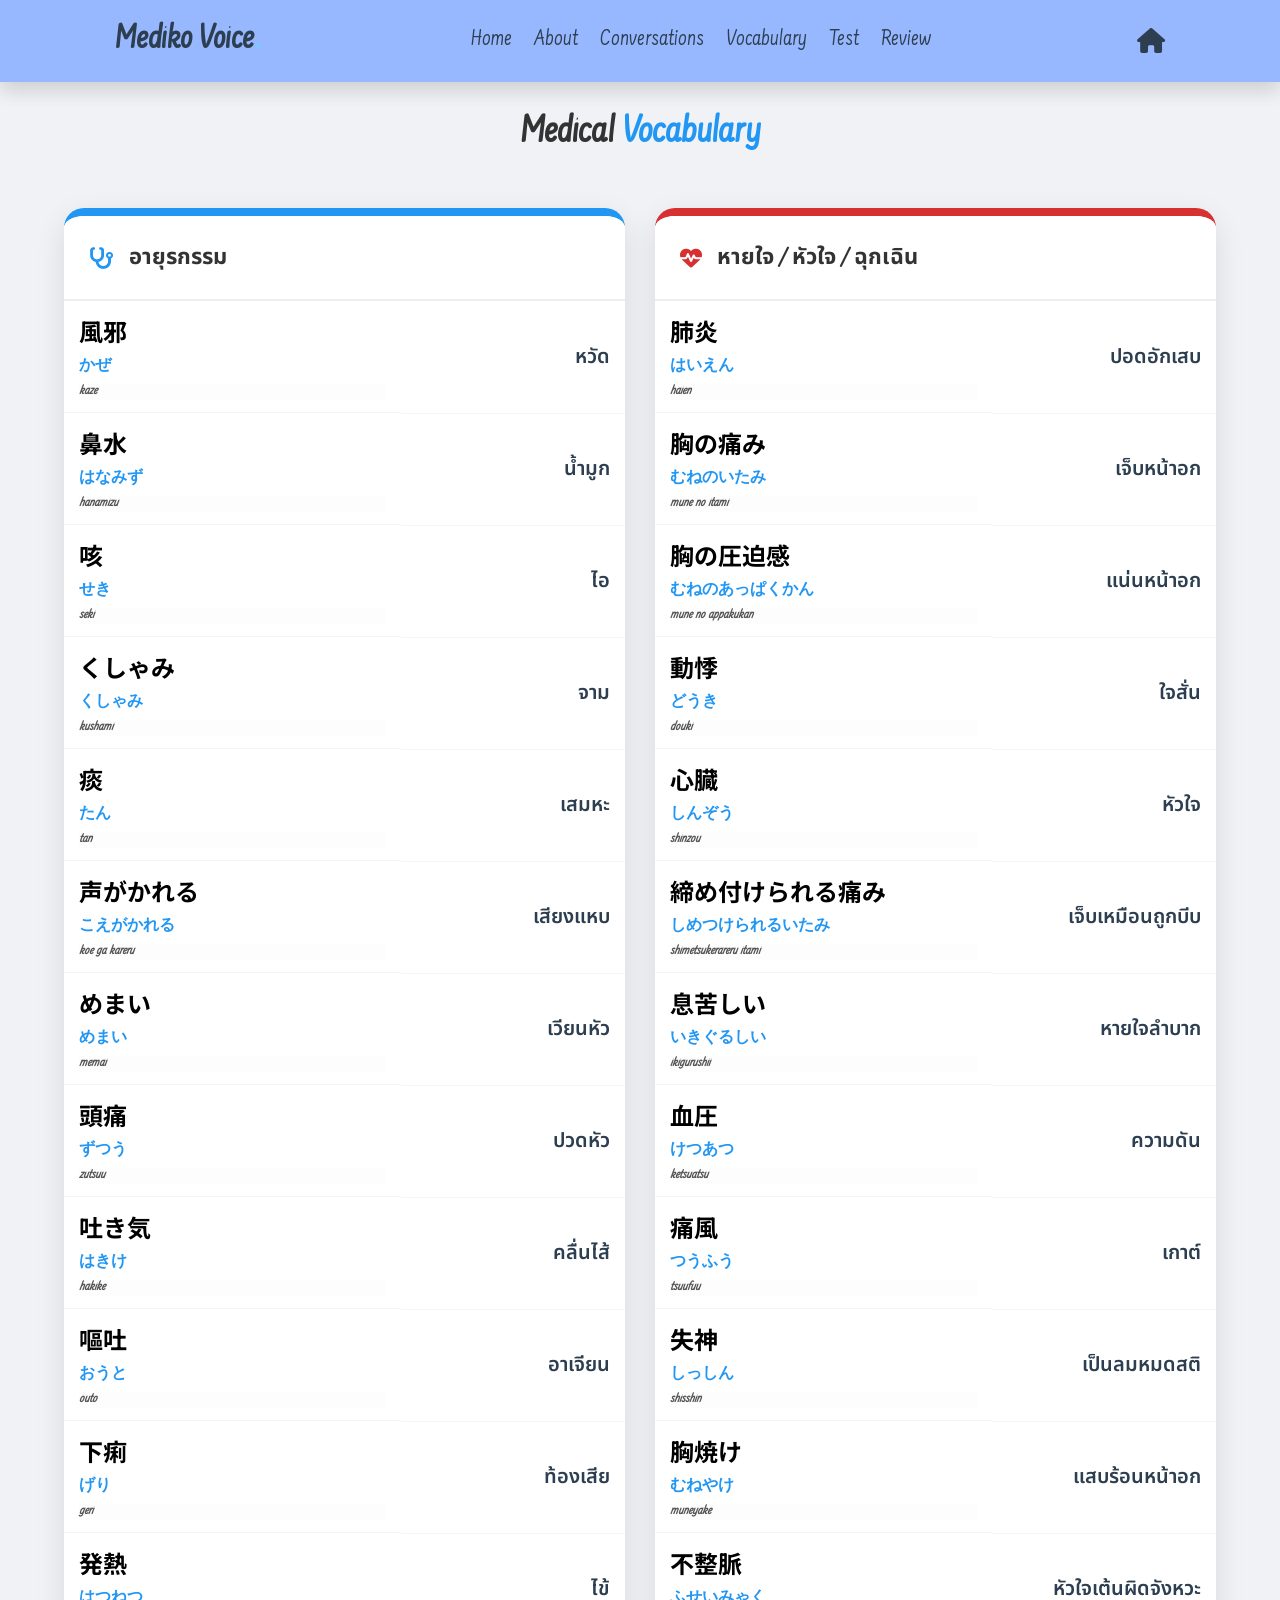
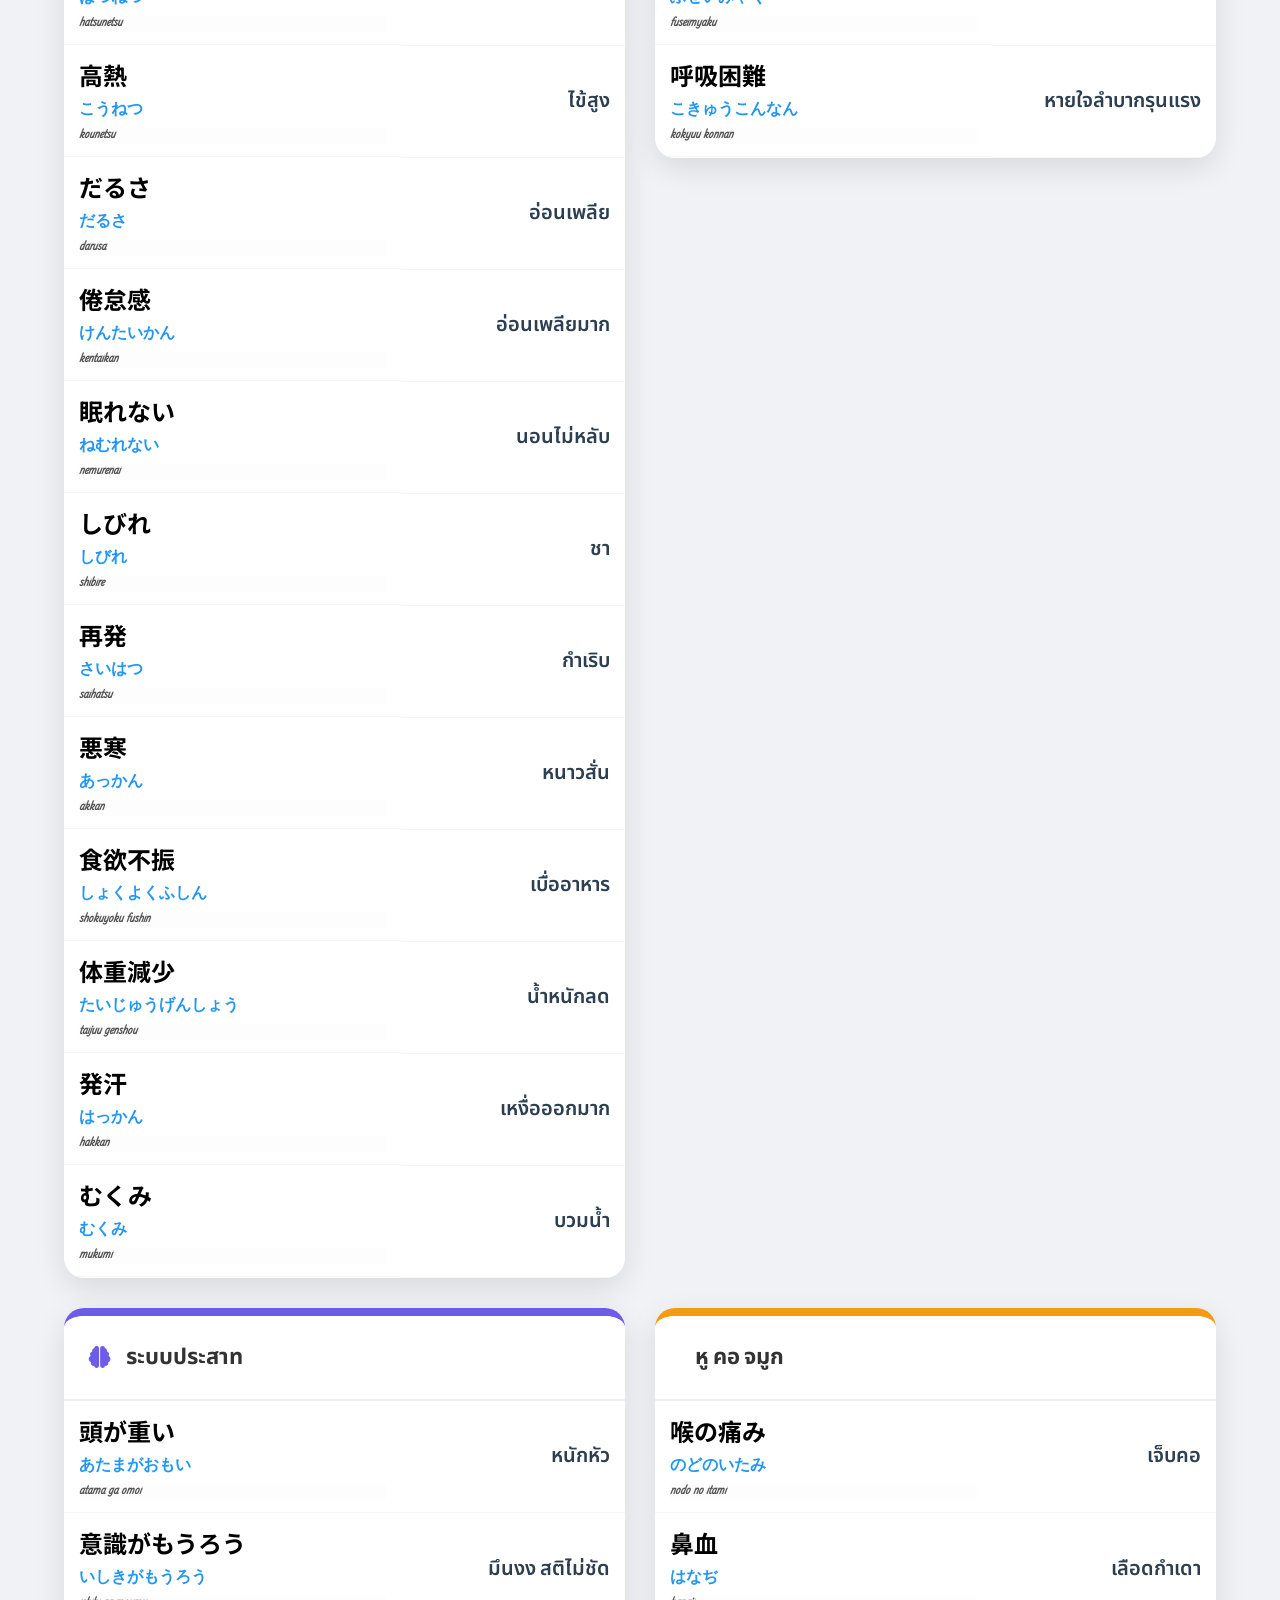
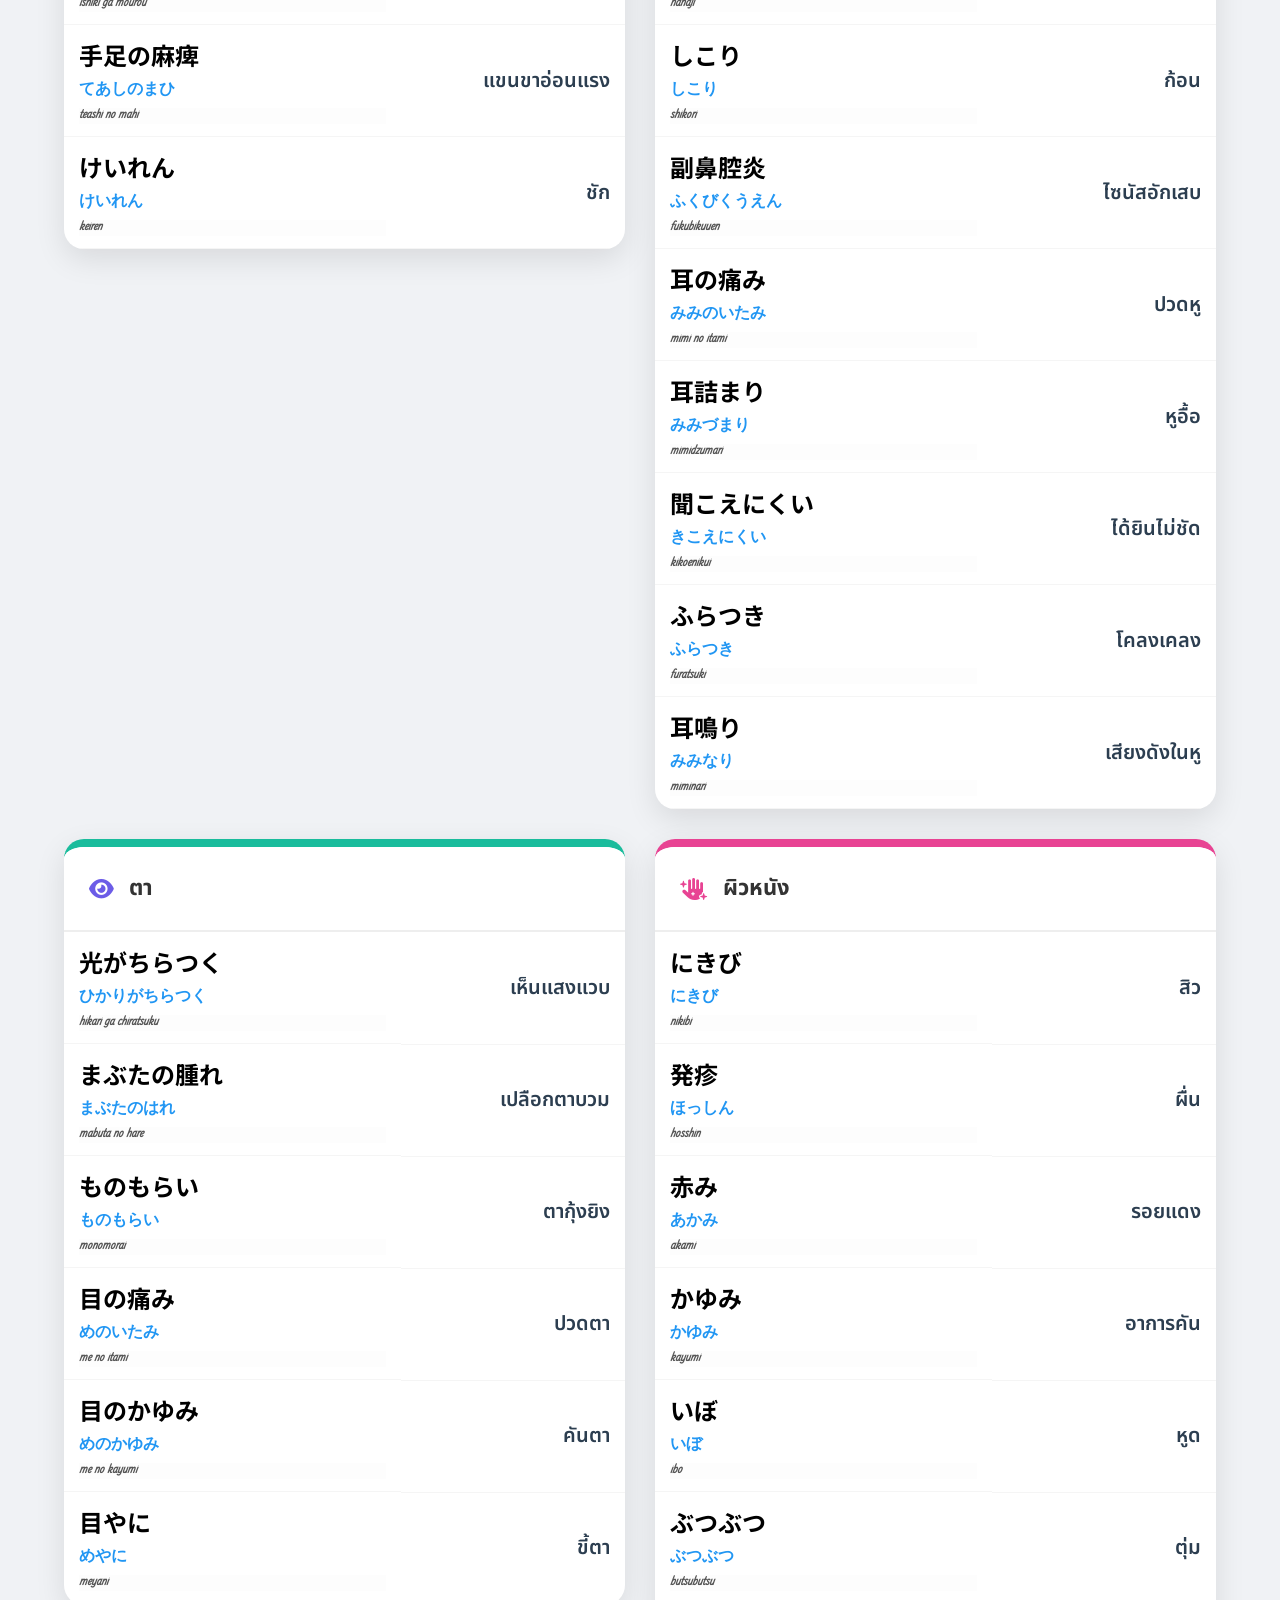
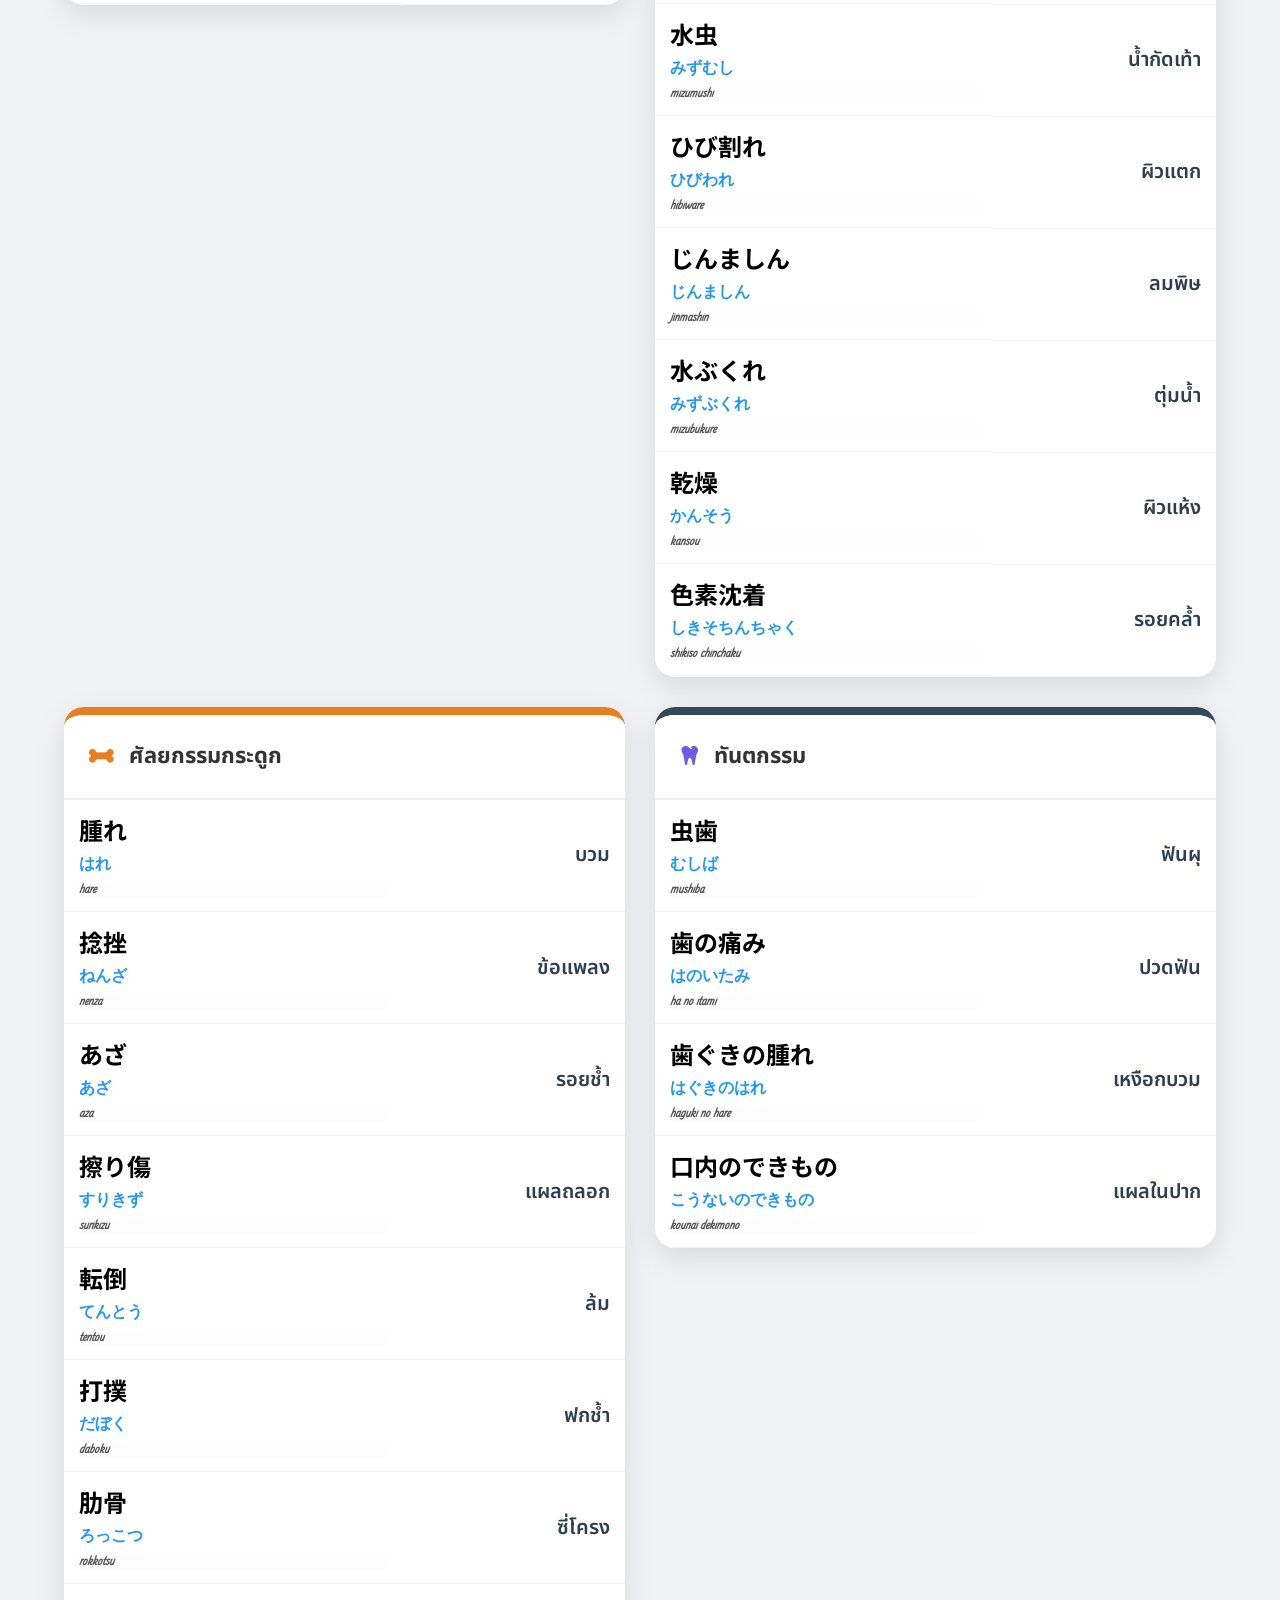
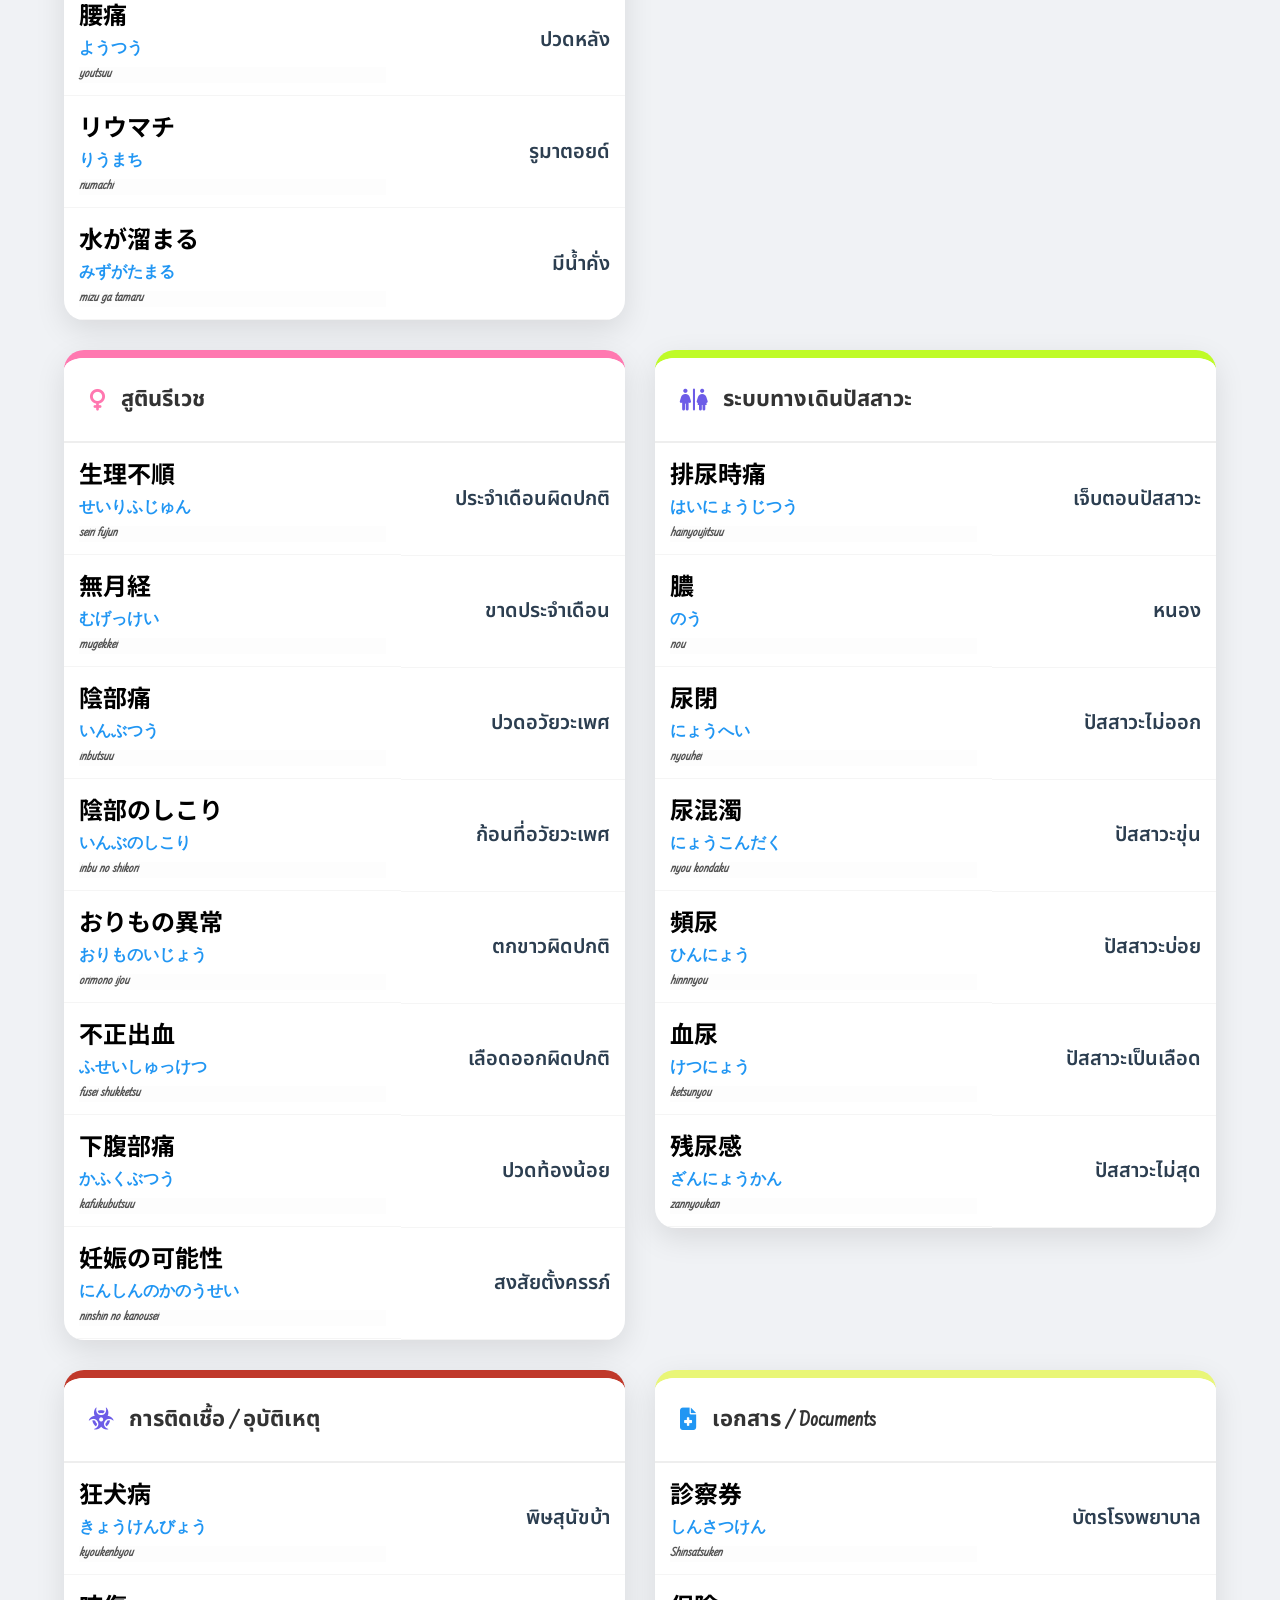
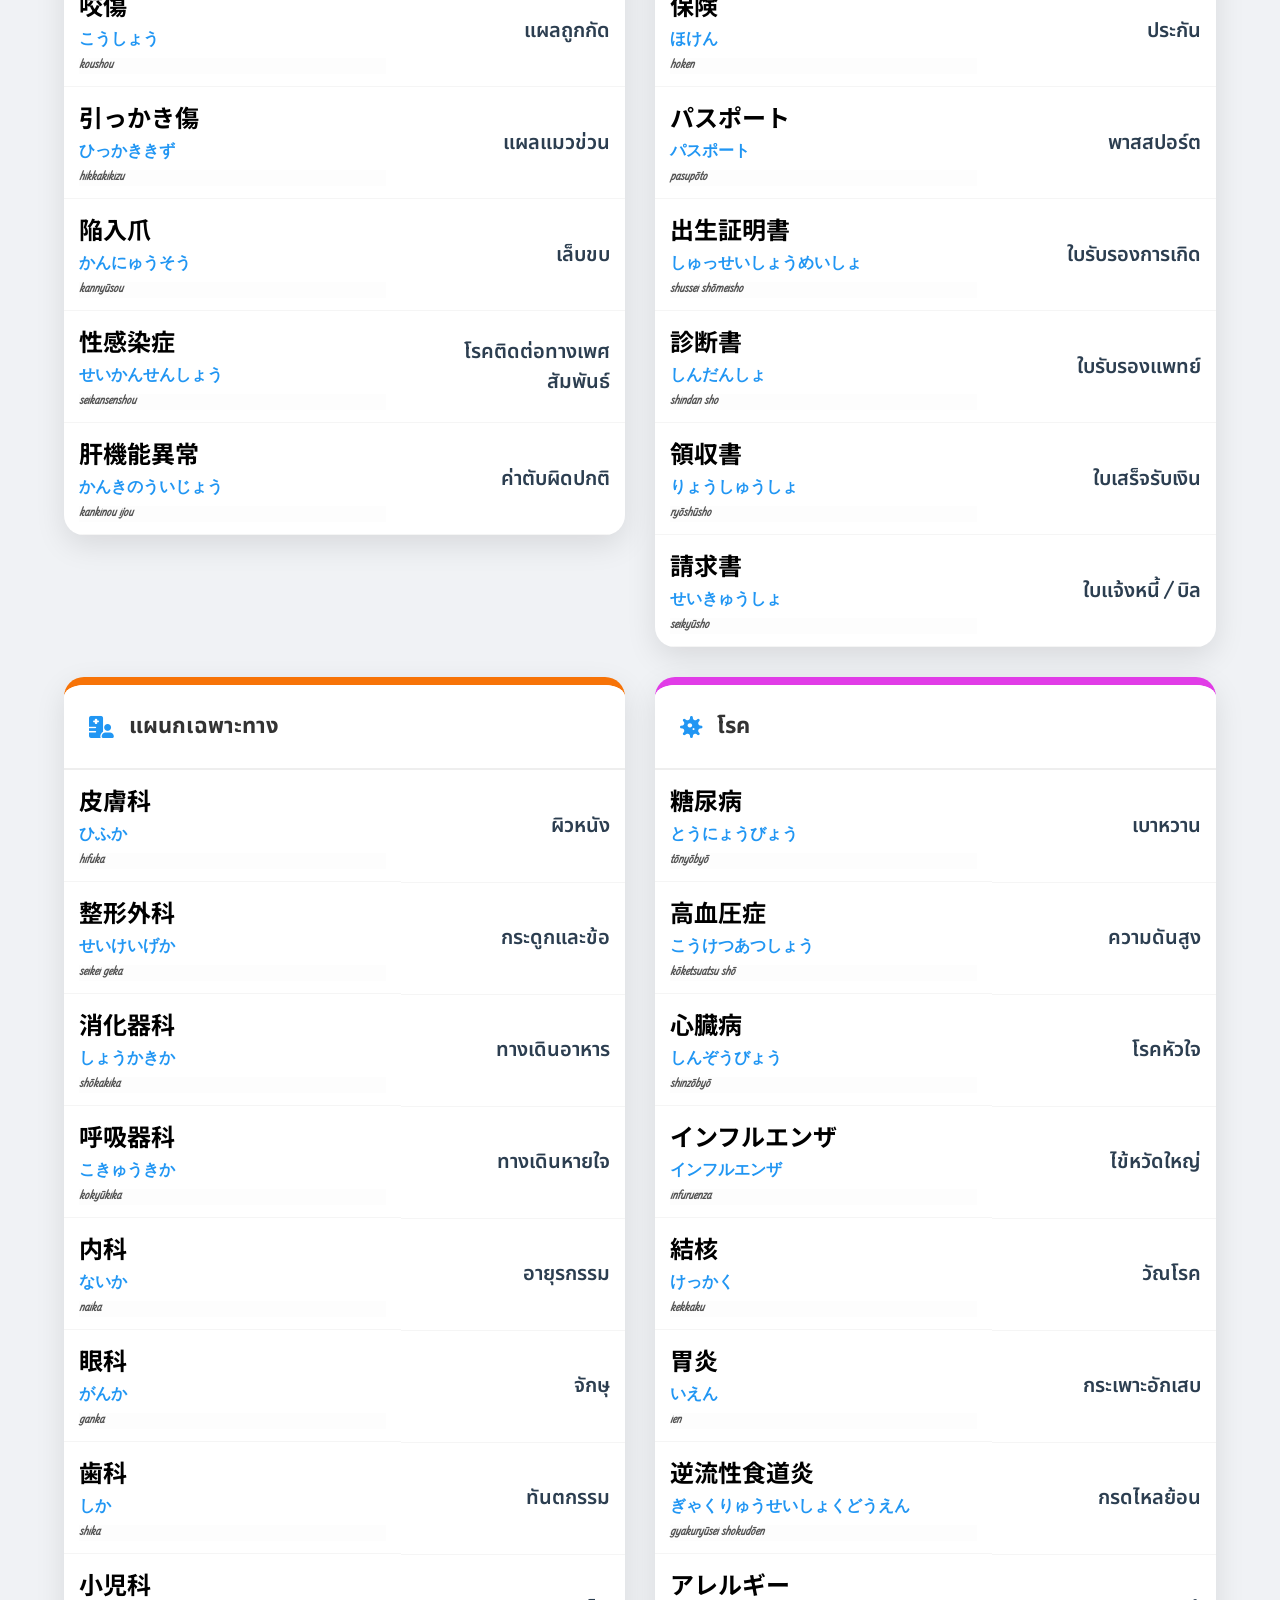
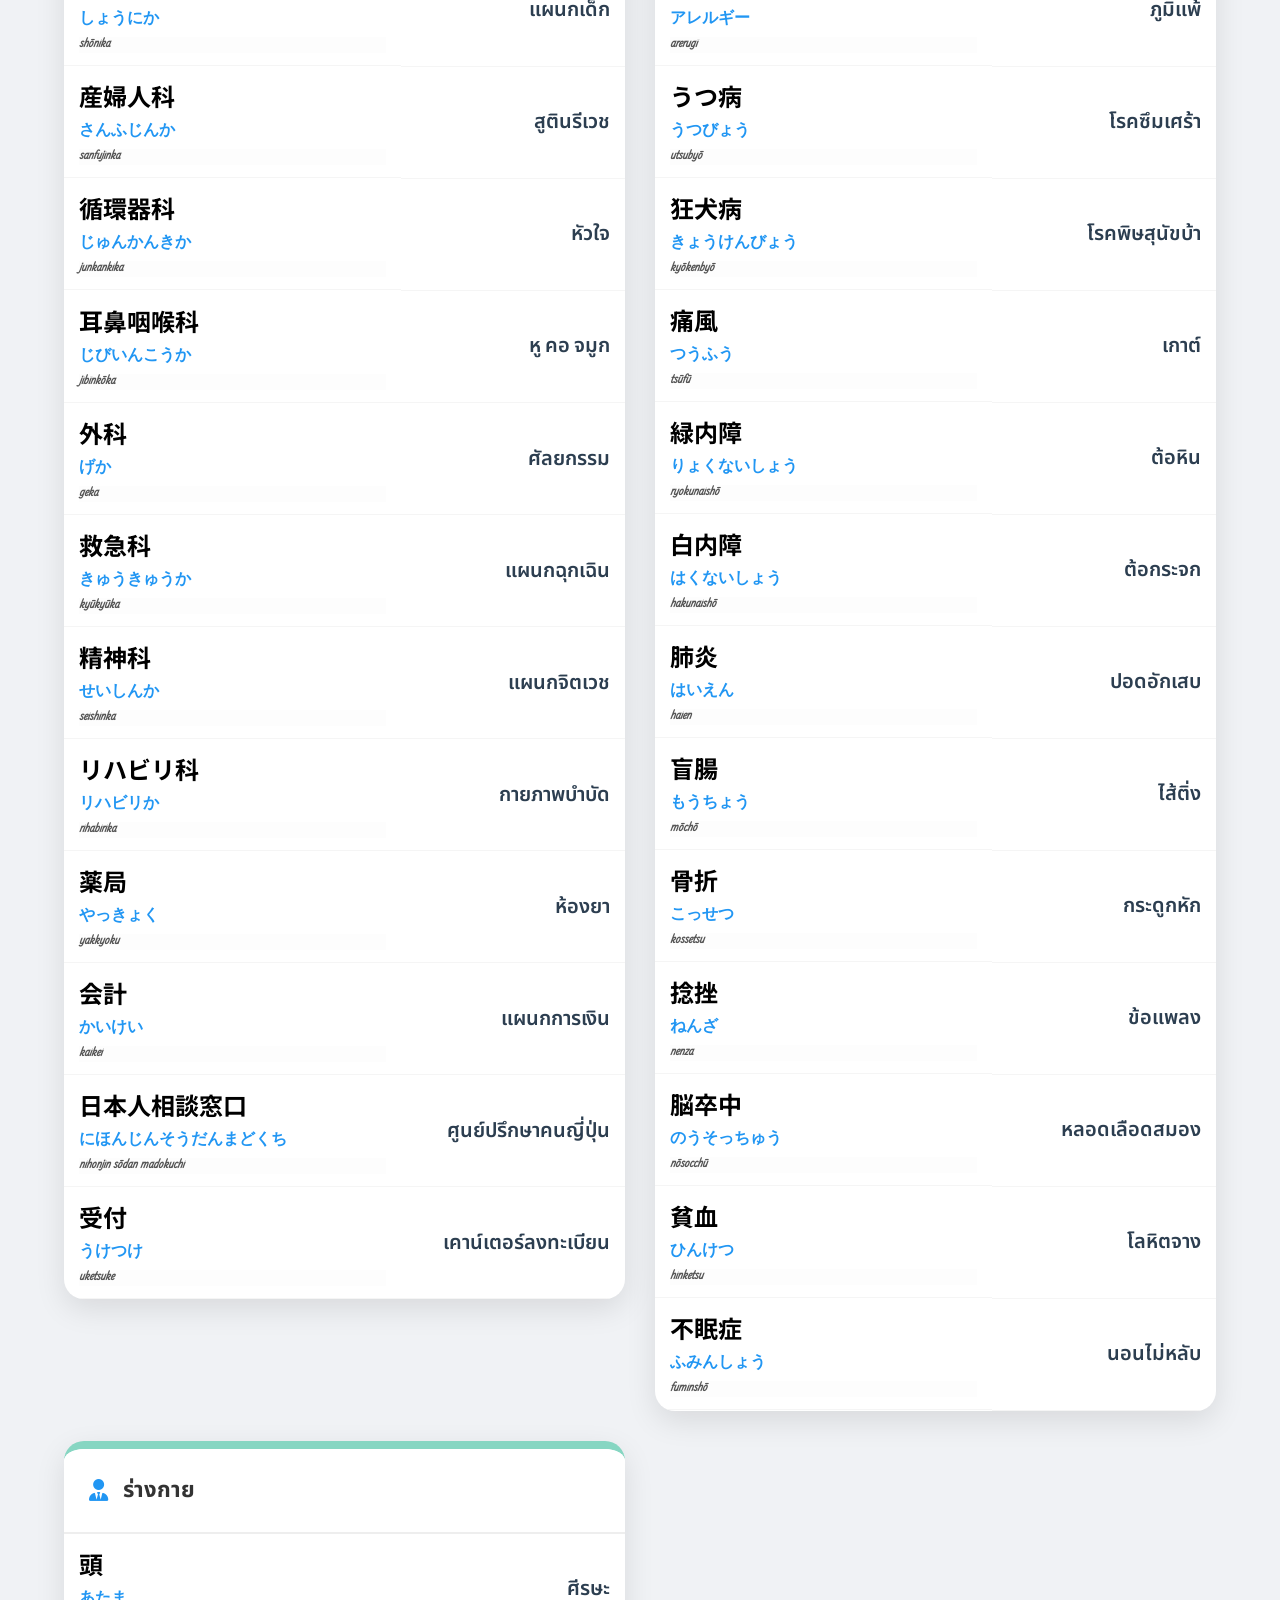
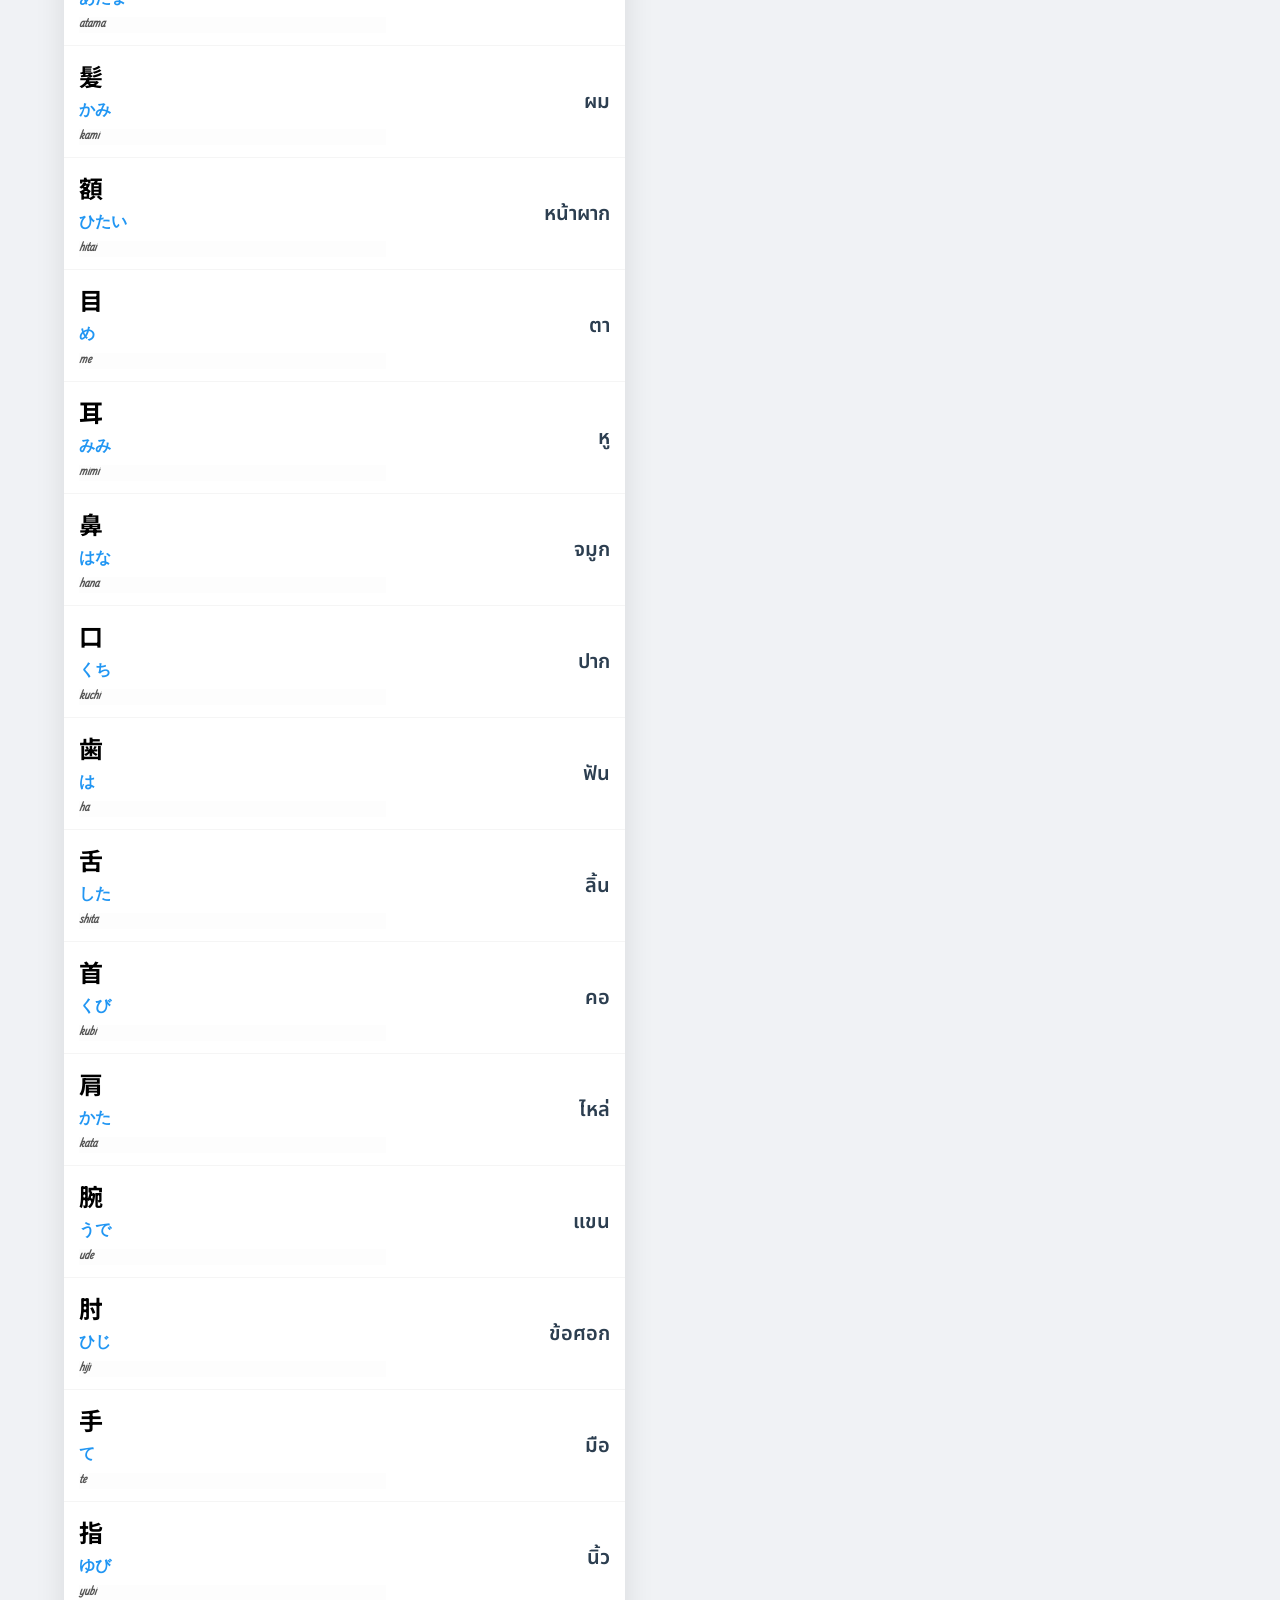
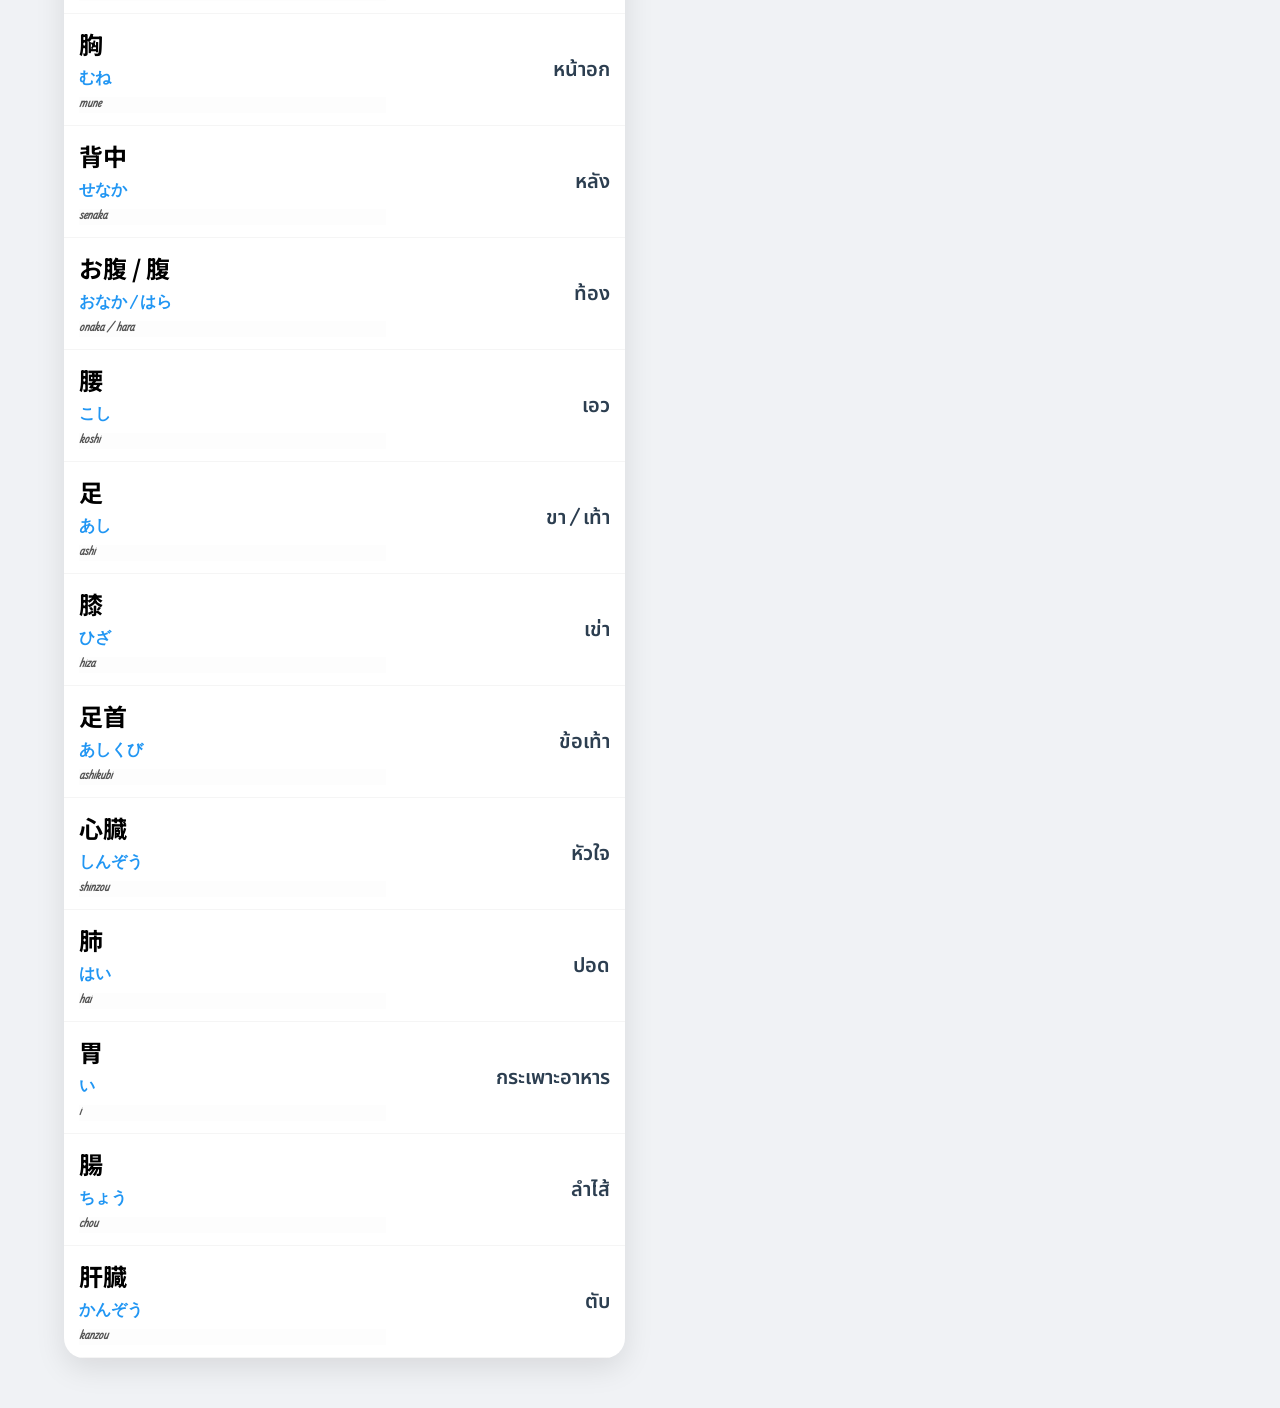
<file: vocab.html>
<!DOCTYPE html>
<html lang="th">
<head>
    <meta charset="UTF-8">
    <meta name="viewport" content="width=device-width, initial-scale=1.0">
    <title>Vocabulary - Mediko Voice</title>
    <link rel="stylesheet" href="https://cdnjs.cloudflare.com/ajax/libs/font-awesome/6.4.2/css/all.min.css">
    <link rel="stylesheet" href="style.css">
    <link href="https://fonts.googleapis.com/css2?family=Kanit:wght@300;400;600&family=Noto+Sans+JP:wght@400;700&display=swap" rel="stylesheet">
    
    <style>
        /* ตกแต่งเพิ่มเติมเฉพาะหน้า Vocabulary */
        :root {
            --primary-blue: #2196f3;
            --light-bg: #f9f9f9;
        }

        body {
            background: var(--light-bg);
            font-family: 'Kanit', sans-serif;
        }

        .vocab-section {
            padding: 12rem 7% 5rem; /* เผื่อที่ให้ Header fixed */
        }

        .heading {
            text-align: center;
            font-size: 3.5rem;
            color: #333;
            padding: 1rem;
            margin-bottom: 3rem;
        }

        .heading span {
            color: var(--primary-blue);
        }

        .vocab-container {
            display: grid;
            grid-template-columns: repeat(auto-fill, minmax(350px, 1fr));
            gap: 2rem;
            align-items: flex-start;
        }

        .category-card {
            background: #fff;
            border-radius: 1rem;
            box-shadow: 0 .5rem 1rem rgba(0,0,0,.05);
            overflow: hidden;
            border-top: 5px solid var(--primary-blue);
        }

        .category-card h3 {
            background: #fff;
            padding: 1.5rem;
            font-size: 1.4rem;
            color: #333;
            border-bottom: 1px solid #eee;
            display: flex;
            align-items: center;
            gap: 1rem;
        }

        .category-card h3 i {
            color: var(--primary-blue);
        }

        .vocab-table {
            width: 100%;
            border-collapse: collapse;
        }

        .vocab-table tr td {
            padding: 1.2rem 1.5rem;
            border-bottom: 1px solid #f5f5f5;
        }

        .vocab-table tr:hover {
            background-color: #fcfcfc;
        }

        .jp-col {
            display: flex;
            flex-direction: column;
            gap: 2px;
        }

        .kanji {
            font-family: 'Noto Sans JP', sans-serif;
            font-size: 1.2rem;
            font-weight: 700;
            color: #222;
        }

        .kana {
            font-size: 0.9rem;
            color: var(--primary-blue);
        }

        .romaji {
            font-size: 0.8rem;
            color: #999;
            font-style: italic;
        }

        .thai-col {
            font-size: 1.1rem;
            color: #444;
            text-align: right;
            font-weight: 400;
        }

        /* สำหรับสีพิเศษแต่ละแผนก (Optional) */
        .card-neuro { border-top-color: #6c5ce7; }
        .card-respi { border-top-color: #d63031; }
        .card-skin  { border-top-color: #e84393; }

        @media (max-width: 768px) {
            .vocab-section { padding-top: 10rem; }
            .heading { font-size: 2.5rem; }
        }
    </style>
</head>
<body>

<header>
    <input type="checkbox" id="toggler">
    <label for="toggler" class="fas fa-bars" id="menu-btn"></label>

    <a href="index.html" class="logo">Mediko Voice<span>.</span></a>

    <nav class="navbar">
        <a href="index.html">Home</a>
        <a href="about.html">About</a>
        <a href="conversation.html">Conversations</a>
        <a href="vocab.html" class="active">Vocabulary</a>
        <a href="index.html#Test">Test</a>
        <a href="index.html#Review">Review</a>
    </nav>

    <div class="icons">
        <a href="index.html" class="fas fa-house"></a>
        <a href="#" class="fas fa-user"></a>
    </div>
</header>

<style>
    /* --- ปรับปรุงโครงสร้าง Grid ให้เป็น 2 คอลัมน์ และ 1 คอลัมน์บนมือถือ --- */
    .vocab-container {
        display: grid;
        /* Desktop: 2 คอลัมน์เท่ากัน */
        grid-template-columns: repeat(2, 1fr); 
        gap: 2.5rem;
        align-items: flex-start;
    }

    /* --- ขยายขนาดตัวหนังสือให้ใหญ่ขึ้น --- */
    .kanji {
        font-family: 'Noto Sans JP', sans-serif;
        font-size: 1.5rem; /* ขยายขนาดคันจิ */
        font-weight: 700;
        color: #222;
        display: block;
        margin-bottom: 2px;
    }

    .kana {
        font-size: 1.1rem; /* ขยายคำอ่าน */
        color: var(--primary-blue);
        display: block;
        font-weight: 400;
    }

    .romaji {
        font-size: 0.9rem;
        color: #999;
        font-style: italic;
        display: block;
    }

    .thai-col {
        font-size: 1.3rem; /* ขยายคำแปลไทย */
        color: #333;
        text-align: right;
        font-weight: 500;
        width: 40%; /* ล็อกความกว้างฝั่งภาษาไทย */
    }

    .category-card h3 {
        font-size: 1.6rem; /* ขยายหัวข้อแผนก */
        padding: 1.8rem;
        background: #fcfcfc;
    }

    .vocab-table td {
        padding: 1.5rem; /* เพิ่มช่องว่างให้ดูไม่อึดอัด */
    }

    /* --- Responsive: Tablet & Mobile --- */
    @media (max-width: 1024px) {
        .vocab-container {
            grid-template-columns: 1fr; /* กล่องเดียวพอสำหรับมือถือ/แท็บเล็ต */
            gap: 1.5rem;
        }
        
        .heading {
            font-size: 2.8rem;
        }
        
        .kanji {
            font-size: 1.3rem;
        }

        .thai-col {
            font-size: 1.1rem;
        }
    }
</style>

<!DOCTYPE html>
<html lang="th">
<head>
    <meta charset="UTF-8">
    <meta name="viewport" content="width=device-width, initial-scale=1.0">
    <title>Vocabulary - Mediko Voice</title>
    <link rel="stylesheet" href="https://cdnjs.cloudflare.com/ajax/libs/font-awesome/6.4.2/css/all.min.css">
    <link rel="stylesheet" href="style.css"> 
    <link href="https://fonts.googleapis.com/css2?family=Kanit:wght@400;600&family=Noto+Sans+JP:wght@500;700&display=swap" rel="stylesheet">
    
    <style>
        :root {
            --primary-blue: #2196f3;
            --bg-body: #f0f2f5;
        }

        body {
            background: var(--bg-body);
            font-family: 'Kanit', sans-serif;
        }

        .vocab-section {
            padding: 10rem 5% 5rem;
        }

        .heading {
            text-align: center;
            font-size: 4rem; /* ใหญ่พิเศษ */
            margin-bottom: 4rem;
            color: #333;
        }

        .heading span { color: var(--primary-blue); }

        /* การจัด Grid: Desktop 2 คอลัมน์ / Mobile 1 คอลัมน์ */
        .vocab-container {
            display: grid;
            grid-template-columns: repeat(2, 1fr);
            gap: 3rem;
            max-width: 1400px;
            margin: 0 auto;
        }

        .category-card {
            background: #fff;
            border-radius: 2rem;
            box-shadow: 0 10px 30px rgba(0,0,0,0.1);
            overflow: hidden;
            border-top: 8px solid var(--primary-blue);
            height: fit-content;
        }

        .category-card h3 {
            background: #fff;
            padding: 2.5rem;
            font-size: 2.2rem; /* หัวข้อใหญ่ชัดเจน */
            color: #333;
            border-bottom: 2px solid #eee;
            display: flex;
            align-items: center;
            gap: 1.5rem;
        }

        .vocab-table {
            width: 100%;
            border-collapse: collapse;
        }

        .vocab-table td {
            padding: 2rem; /* เพิ่มพื้นที่ */
            border-bottom: 1px solid #f0f0f0;
            vertical-align: middle;
        }

        /* ปรับขนาดตัวอักษรด้านใน */
        .kanji {
            font-family: 'Noto Sans JP', sans-serif;
            font-size: 2.4rem; /* คันจิใหญ่มาก */
            font-weight: 700;
            color: #000;
            display: block;
            margin-bottom: 0.5rem;
        }

        .kana {
            font-size: 1.6rem; /* ฮิรางานะใหญ่ขึ้น */
            color: var(--primary-blue);
            display: block;
            font-weight: 600;
        }

        .romaji {
            font-size: 1.3rem; /* โรมันจิขยายใหญ่และหนาขึ้น */
            color: #555;
            font-style: italic;
            font-weight: 600; 
            display: block;
            margin-top: 5px;
            background: #fdfdfd;
        }

        .thai-col {
            font-size: 2rem; /* คำแปลไทยใหญ่ชัดเจน */
            color: #2c3e50;
            text-align: right;
            font-weight: 600;
            padding-left: 20px;
        }

        /* สีพิเศษแยกแผนก */
        .card-neuro { border-top-color: #6c5ce7; } .card-neuro h3 i { color: #6c5ce7; }
        .card-respi { border-top-color: #d63031; } .card-respi h3 i { color: #d63031; }
        .card-skin { border-top-color: #e84393; } .card-skin h3 i { color: #e84393; }
        .card-bone { border-top-color: #e67e22; } .card-bone h3 i { color: #e67e22; }
        .card-obgyn { border-top-color: #ff78b0; } .card-obgyn h3 i { color: #ff78b0; }
        .card-stomach { border-top-color: #27ae60; } .card-stomach h3 i { color: #27ae60; }

        /* Responsive: เมื่อเป็นมือถือหรือแท็บเล็ตเหลือ 1 กล่อง */
        @media (max-width: 1100px) {
            .vocab-container { grid-template-columns: 1fr; }
            .vocab-section { padding-top: 12rem; }
            .kanji { font-size: 2rem; }
            .thai-col { font-size: 1.6rem; }
        }
    </style>
</head>
<body>

<header>
    <input type="checkbox" id="toggler">
    <label for="toggler" class="fas fa-bars" id="menu-btn"></label>
    <a href="index.html" class="logo">Mediko Voice<span>.</span></a>
    <nav class="navbar">
        <a href="index.html">Home</a>
        <a href="about.html">About</a>
        <a href="conversation.html">Conversations</a>
        <a href="vocab.html" class="active">Vocabulary</a>
        <a href="test.html">Test</a>
        <a href="review.html">Review</a>
    </nav>
    <div class="icons">
        <a href="index.html" class="fas fa-house"></a>
        <a href="#" class="fas fa-user"></a>
    </div>
</header>

<section class="vocab-section">
    <h1 class="heading">Medical <span>Vocabulary</span></h1>

    <div class="vocab-container">

        <div class="category-card">
            <h3><i class="fas fa-stethoscope"></i> อายุรกรรม</h3>
            <table class="vocab-table">
                <tr><td class="jp-col"><span class="kanji">風邪</span><span class="kana">かぜ</span><span class="romaji">kaze</span></td><td class="thai-col">หวัด</td></tr>
                <tr><td class="jp-col"><span class="kanji">鼻水</span><span class="kana">はなみず</span><span class="romaji">hanamizu</span></td><td class="thai-col">น้ำมูก</td></tr>
                <tr><td class="jp-col"><span class="kanji">咳</span><span class="kana">せき</span><span class="romaji">seki</span></td><td class="thai-col">ไอ</td></tr>
                <tr><td class="jp-col"><span class="kanji">くしゃみ</span><span class="kana">くしゃみ</span><span class="romaji">kushami</span></td><td class="thai-col">จาม</td></tr>
                <tr><td class="jp-col"><span class="kanji">痰</span><span class="kana">たん</span><span class="romaji">tan</span></td><td class="thai-col">เสมหะ</td></tr>
                <tr><td class="jp-col"><span class="kanji">声がかれる</span><span class="kana">こえがかれる</span><span class="romaji">koe ga kareru</span></td><td class="thai-col">เสียงแหบ</td></tr>
                <tr><td class="jp-col"><span class="kanji">めまい</span><span class="kana">めまい</span><span class="romaji">memai</span></td><td class="thai-col">เวียนหัว</td></tr>
                <tr><td class="jp-col"><span class="kanji">頭痛</span><span class="kana">ずつう</span><span class="romaji">zutsuu</span></td><td class="thai-col">ปวดหัว</td></tr>
                <tr><td class="jp-col"><span class="kanji">吐き気</span><span class="kana">はきけ</span><span class="romaji">hakike</span></td><td class="thai-col">คลื่นไส้</td></tr>
                <tr><td class="jp-col"><span class="kanji">嘔吐</span><span class="kana">おうと</span><span class="romaji">outo</span></td><td class="thai-col">อาเจียน</td></tr>
                <tr><td class="jp-col"><span class="kanji">下痢</span><span class="kana">げり</span><span class="romaji">geri</span></td><td class="thai-col">ท้องเสีย</td></tr>
                <tr><td class="jp-col"><span class="kanji">発熱</span><span class="kana">はつねつ</span><span class="romaji">hatsunetsu</span></td><td class="thai-col">ไข้</td></tr>
                <tr><td class="jp-col"><span class="kanji">高熱</span><span class="kana">こうねつ</span><span class="romaji">kounetsu</span></td><td class="thai-col">ไข้สูง</td></tr>
                <tr><td class="jp-col"><span class="kanji">だるさ</span><span class="kana">だるさ</span><span class="romaji">darusa</span></td><td class="thai-col">อ่อนเพลีย</td></tr>
                <tr><td class="jp-col"><span class="kanji">倦怠感</span><span class="kana">けんたいかん</span><span class="romaji">kentaikan</span></td><td class="thai-col">อ่อนเพลียมาก</td></tr>
                <tr><td class="jp-col"><span class="kanji">眠れない</span><span class="kana">ねむれない</span><span class="romaji">nemurenai</span></td><td class="thai-col">นอนไม่หลับ</td></tr>
                <tr><td class="jp-col"><span class="kanji">しびれ</span><span class="kana">しびれ</span><span class="romaji">shibire</span></td><td class="thai-col">ชา</td></tr>
                <tr><td class="jp-col"><span class="kanji">再発</span><span class="kana">さいはつ</span><span class="romaji">saihatsu</span></td><td class="thai-col">กำเริบ</td></tr>
                <tr><td class="jp-col"><span class="kanji">悪寒</span><span class="kana">あっかん</span><span class="romaji">akkan</span></td><td class="thai-col">หนาวสั่น</td></tr>
                <tr><td class="jp-col"><span class="kanji">食欲不振</span><span class="kana">しょくよくふしん</span><span class="romaji">shokuyoku fushin</span></td><td class="thai-col">เบื่ออาหาร</td></tr>
                <tr><td class="jp-col"><span class="kanji">体重減少</span><span class="kana">たいじゅうげんしょう</span><span class="romaji">taijuu genshou</span></td><td class="thai-col">น้ำหนักลด</td></tr>
                <tr><td class="jp-col"><span class="kanji">発汗</span><span class="kana">はっかん</span><span class="romaji">hakkan</span></td><td class="thai-col">เหงื่อออกมาก</td></tr>
                <tr><td class="jp-col"><span class="kanji">むくみ</span><span class="kana">むくみ</span><span class="romaji">mukumi</span></td><td class="thai-col">บวมน้ำ</td></tr>
            </table>
        </div>

        <div class="category-card card-respi">
            <h3><i class="fas fa-heartbeat"></i> หายใจ / หัวใจ / ฉุกเฉิน</h3>
            <table class="vocab-table">
                <tr><td class="jp-col"><span class="kanji">肺炎</span><span class="kana">はいえん</span><span class="romaji">haien</span></td><td class="thai-col">ปอดอักเสบ</td></tr>
                <tr><td class="jp-col"><span class="kanji">胸の痛み</span><span class="kana">むねのいたみ</span><span class="romaji">mune no itami</span></td><td class="thai-col">เจ็บหน้าอก</td></tr>
                <tr><td class="jp-col"><span class="kanji">胸の圧迫感</span><span class="kana">むねのあっぱくかん</span><span class="romaji">mune no appakukan</span></td><td class="thai-col">แน่นหน้าอก</td></tr>
                <tr><td class="jp-col"><span class="kanji">動悸</span><span class="kana">どうき</span><span class="romaji">douki</span></td><td class="thai-col">ใจสั่น</td></tr>
                <tr><td class="jp-col"><span class="kanji">心臓</span><span class="kana">しんぞう</span><span class="romaji">shinzou</span></td><td class="thai-col">หัวใจ</td></tr>
                <tr><td class="jp-col"><span class="kanji">締め付けられる痛み</span><span class="kana">しめつけられるいたみ</span><span class="romaji">shimetsukerareru itami</span></td><td class="thai-col">เจ็บเหมือนถูกบีบ</td></tr>
                <tr><td class="jp-col"><span class="kanji">息苦しい</span><span class="kana">いきぐるしい</span><span class="romaji">ikigurushii</span></td><td class="thai-col">หายใจลำบาก</td></tr>
                <tr><td class="jp-col"><span class="kanji">血圧</span><span class="kana">けつあつ</span><span class="romaji">ketsuatsu</span></td><td class="thai-col">ความดัน</td></tr>
                <tr><td class="jp-col"><span class="kanji">痛風</span><span class="kana">つうふう</span><span class="romaji">tsuufuu</span></td><td class="thai-col">เกาต์</td></tr>
                <tr><td class="jp-col"><span class="kanji">失神</span><span class="kana">しっしん</span><span class="romaji">shisshin</span></td><td class="thai-col">เป็นลมหมดสติ</td></tr>
                <tr><td class="jp-col"><span class="kanji">胸焼け</span><span class="kana">むねやけ</span><span class="romaji">muneyake</span></td><td class="thai-col">แสบร้อนหน้าอก</td></tr>
                <tr><td class="jp-col"><span class="kanji">不整脈</span><span class="kana">ふせいみゃく</span><span class="romaji">fuseimyaku</span></td><td class="thai-col">หัวใจเต้นผิดจังหวะ</td></tr>
                <tr><td class="jp-col"><span class="kanji">呼吸困難</span><span class="kana">こきゅうこんなん</span><span class="romaji">kokyuu konnan</span></td><td class="thai-col">หายใจลำบากรุนแรง</td></tr>
            </table>
        </div>

        <div class="category-card card-neuro">
            <h3><i class="fas fa-brain"></i> ระบบประสาท</h3>
            <table class="vocab-table">
                <tr><td class="jp-col"><span class="kanji">頭が重い</span><span class="kana">あたまがおもい</span><span class="romaji">atama ga omoi</span></td><td class="thai-col">หนักหัว</td></tr>
                <tr><td class="jp-col"><span class="kanji">意識がもうろう</span><span class="kana">いしきがもうろう</span><span class="romaji">ishiki ga mourou</span></td><td class="thai-col">มึนงง สติไม่ชัด</td></tr>
                <tr><td class="jp-col"><span class="kanji">手足の麻痺</span><span class="kana">てあしのまひ</span><span class="romaji">teashi no mahi</span></td><td class="thai-col">แขนขาอ่อนแรง</td></tr>
                <tr><td class="jp-col"><span class="kanji">けいれん</span><span class="kana">けいれん</span><span class="romaji">keiren</span></td><td class="thai-col">ชัก</td></tr>
            </table>
        </div>

        <div class="category-card card-neuro" style="border-top-color: #f39c12;">
            <h3><i class="fas fa-ear"></i> หู คอ จมูก</h3>
            <table class="vocab-table">
                <tr><td class="jp-col"><span class="kanji">喉の痛み</span><span class="kana">のどのいたみ</span><span class="romaji">nodo no itami</span></td><td class="thai-col">เจ็บคอ</td></tr>
                <tr><td class="jp-col"><span class="kanji">鼻血</span><span class="kana">はなぢ</span><span class="romaji">hanaji</span></td><td class="thai-col">เลือดกำเดา</td></tr>
                <tr><td class="jp-col"><span class="kanji">しこり</span><span class="kana">しこり</span><span class="romaji">shikori</span></td><td class="thai-col">ก้อน</td></tr>
                <tr><td class="jp-col"><span class="kanji">副鼻腔炎</span><span class="kana">ふくびくうえん</span><span class="romaji">fukubikuuen</span></td><td class="thai-col">ไซนัสอักเสบ</td></tr>
                <tr><td class="jp-col"><span class="kanji">耳の痛み</span><span class="kana">みみのいたみ</span><span class="romaji">mimi no itami</span></td><td class="thai-col">ปวดหู</td></tr>
                <tr><td class="jp-col"><span class="kanji">耳詰まり</span><span class="kana">みみづまり</span><span class="romaji">mimidzumari</span></td><td class="thai-col">หูอื้อ</td></tr>
                <tr><td class="jp-col"><span class="kanji">聞こえにくい</span><span class="kana">きこえにくい</span><span class="romaji">kikoenikui</span></td><td class="thai-col">ได้ยินไม่ชัด</td></tr>
                <tr><td class="jp-col"><span class="kanji">ふらつき</span><span class="kana">ふらつき</span><span class="romaji">furatsuki</span></td><td class="thai-col">โคลงเคลง</td></tr>
                <tr><td class="jp-col"><span class="kanji">耳鳴り</span><span class="kana">みみなり</span><span class="romaji">miminari</span></td><td class="thai-col">เสียงดังในหู</td></tr>
            </table>
        </div>

        <div class="category-card card-neuro" style="border-top-color: #1abc9c;">
            <h3><i class="fas fa-eye"></i> ตา</h3>
            <table class="vocab-table">
                <tr><td class="jp-col"><span class="kanji">光がちらつく</span><span class="kana">ひかりがちらつく</span><span class="romaji">hikari ga chiratsuku</span></td><td class="thai-col">เห็นแสงแวบ</td></tr>
                <tr><td class="jp-col"><span class="kanji">まぶたの腫れ</span><span class="kana">まぶたのはれ</span><span class="romaji">mabuta no hare</span></td><td class="thai-col">เปลือกตาบวม</td></tr>
                <tr><td class="jp-col"><span class="kanji">ものもらい</span><span class="kana">ものもらい</span><span class="romaji">monomorai</span></td><td class="thai-col">ตากุ้งยิง</td></tr>
                <tr><td class="jp-col"><span class="kanji">目の痛み</span><span class="kana">めのいたみ</span><span class="romaji">me no itami</span></td><td class="thai-col">ปวดตา</td></tr>
                <tr><td class="jp-col"><span class="kanji">目のかゆみ</span><span class="kana">めのかゆみ</span><span class="romaji">me no kayumi</span></td><td class="thai-col">คันตา</td></tr>
                <tr><td class="jp-col"><span class="kanji">目やに</span><span class="kana">めやに</span><span class="romaji">meyani</span></td><td class="thai-col">ขี้ตา</td></tr>
            </table>
        </div>

        <div class="category-card card-skin">
            <h3><i class="fas fa-hand-sparkles"></i> ผิวหนัง</h3>
            <table class="vocab-table">
                <tr><td class="jp-col"><span class="kanji">にきび</span><span class="kana">にきび</span><span class="romaji">nikibi</span></td><td class="thai-col">สิว</td></tr>
                <tr><td class="jp-col"><span class="kanji">発疹</span><span class="kana">ほっしん</span><span class="romaji">hosshin</span></td><td class="thai-col">ผื่น</td></tr>
                <tr><td class="jp-col"><span class="kanji">赤み</span><span class="kana">あかみ</span><span class="romaji">akami</span></td><td class="thai-col">รอยแดง</td></tr>
                <tr><td class="jp-col"><span class="kanji">かゆみ</span><span class="kana">かゆみ</span><span class="romaji">kayumi</span></td><td class="thai-col">อาการคัน</td></tr>
                <tr><td class="jp-col"><span class="kanji">いぼ</span><span class="kana">いぼ</span><span class="romaji">ibo</span></td><td class="thai-col">หูด</td></tr>
                <tr><td class="jp-col"><span class="kanji">ぶつぶつ</span><span class="kana">ぶつぶつ</span><span class="romaji">butsubutsu</span></td><td class="thai-col">ตุ่ม</td></tr>
                <tr><td class="jp-col"><span class="kanji">水虫</span><span class="kana">みずむし</span><span class="romaji">mizumushi</span></td><td class="thai-col">น้ำกัดเท้า</td></tr>
                <tr><td class="jp-col"><span class="kanji">ひび割れ</span><span class="kana">ひびわれ</span><span class="romaji">hibiware</span></td><td class="thai-col">ผิวแตก</td></tr>
                <tr><td class="jp-col"><span class="kanji">じんましん</span><span class="kana">じんましん</span><span class="romaji">jinmashin</span></td><td class="thai-col">ลมพิษ</td></tr>
                <tr><td class="jp-col"><span class="kanji">水ぶくれ</span><span class="kana">みずぶくれ</span><span class="romaji">mizubukure</span></td><td class="thai-col">ตุ่มน้ำ</td></tr>
                <tr><td class="jp-col"><span class="kanji">乾燥</span><span class="kana">かんそう</span><span class="romaji">kansou</span></td><td class="thai-col">ผิวแห้ง</td></tr>
                <tr><td class="jp-col"><span class="kanji">色素沈着</span><span class="kana">しきそちんちゃく</span><span class="romaji">shikiso chinchaku</span></td><td class="thai-col">รอยคล้ำ</td></tr>
            </table>
        </div>

        <div class="category-card card-bone">
            <h3><i class="fas fa-bone"></i> ศัลยกรรมกระดูก</h3>
            <table class="vocab-table">
                <tr><td class="jp-col"><span class="kanji">腫れ</span><span class="kana">はれ</span><span class="romaji">hare</span></td><td class="thai-col">บวม</td></tr>
                <tr><td class="jp-col"><span class="kanji">捻挫</span><span class="kana">ねんざ</span><span class="romaji">nenza</span></td><td class="thai-col">ข้อแพลง</td></tr>
                <tr><td class="jp-col"><span class="kanji">あざ</span><span class="kana">あざ</span><span class="romaji">aza</span></td><td class="thai-col">รอยช้ำ</td></tr>
                <tr><td class="jp-col"><span class="kanji">擦り傷</span><span class="kana">すりきず</span><span class="romaji">surikizu</span></td><td class="thai-col">แผลถลอก</td></tr>
                <tr><td class="jp-col"><span class="kanji">転倒</span><span class="kana">てんとう</span><span class="romaji">tentou</span></td><td class="thai-col">ล้ม</td></tr>
                <tr><td class="jp-col"><span class="kanji">打撲</span><span class="kana">だぼく</span><span class="romaji">daboku</span></td><td class="thai-col">ฟกช้ำ</td></tr>
                <tr><td class="jp-col"><span class="kanji">肋骨</span><span class="kana">ろっこつ</span><span class="romaji">rokkotsu</span></td><td class="thai-col">ซี่โครง</td></tr>
                <tr><td class="jp-col"><span class="kanji">腰痛</span><span class="kana">ようつう</span><span class="romaji">youtsuu</span></td><td class="thai-col">ปวดหลัง</td></tr>
                <tr><td class="jp-col"><span class="kanji">リウマチ</span><span class="kana">りうまち</span><span class="romaji">riumachi</span></td><td class="thai-col">รูมาตอยด์</td></tr>
                <tr><td class="jp-col"><span class="kanji">水が溜まる</span><span class="kana">みずがたまる</span><span class="romaji">mizu ga tamaru</span></td><td class="thai-col">มีน้ำคั่ง</td></tr>
            </table>
        </div>

        <div class="category-card card-neuro" style="border-top-color: #34495e;">
            <h3><i class="fas fa-tooth"></i> ทันตกรรม</h3>
            <table class="vocab-table">
                <tr><td class="jp-col"><span class="kanji">虫歯</span><span class="kana">むしば</span><span class="romaji">mushiba</span></td><td class="thai-col">ฟันผุ</td></tr>
                <tr><td class="jp-col"><span class="kanji">歯の痛み</span><span class="kana">はのいたみ</span><span class="romaji">ha no itami</span></td><td class="thai-col">ปวดฟัน</td></tr>
                <tr><td class="jp-col"><span class="kanji">歯ぐきの腫れ</span><span class="kana">はぐきのはれ</span><span class="romaji">haguki no hare</span></td><td class="thai-col">เหงือกบวม</td></tr>
                <tr><td class="jp-col"><span class="kanji">口内のできもの</span><span class="kana">こうないのできもの</span><span class="romaji">kounai dekimono</span></td><td class="thai-col">แผลในปาก</td></tr>
            </table>
        </div>

        <div class="category-card card-obgyn">
            <h3><i class="fas fa-venus"></i> สูตินรีเวช</h3>
            <table class="vocab-table">
                <tr><td class="jp-col"><span class="kanji">生理不順</span><span class="kana">せいりふじゅん</span><span class="romaji">seiri fujun</span></td><td class="thai-col">ประจำเดือนผิดปกติ</td></tr>
                <tr><td class="jp-col"><span class="kanji">無月経</span><span class="kana">むげっけい</span><span class="romaji">mugekkei</span></td><td class="thai-col">ขาดประจำเดือน</td></tr>
                <tr><td class="jp-col"><span class="kanji">陰部痛</span><span class="kana">いんぶつう</span><span class="romaji">inbutsuu</span></td><td class="thai-col">ปวดอวัยวะเพศ</td></tr>
                <tr><td class="jp-col"><span class="kanji">陰部のしこり</span><span class="kana">いんぶのしこり</span><span class="romaji">inbu no shikori</span></td><td class="thai-col">ก้อนที่อวัยวะเพศ</td></tr>
                <tr><td class="jp-col"><span class="kanji">おりもの異常</span><span class="kana">おりものいじょう</span><span class="romaji">orimono ijou</span></td><td class="thai-col">ตกขาวผิดปกติ</td></tr>
                <tr><td class="jp-col"><span class="kanji">不正出血</span><span class="kana">ふせいしゅっけつ</span><span class="romaji">fusei shukketsu</span></td><td class="thai-col">เลือดออกผิดปกติ</td></tr>
                <tr><td class="jp-col"><span class="kanji">下腹部痛</span><span class="kana">かふくぶつう</span><span class="romaji">kafukubutsuu</span></td><td class="thai-col">ปวดท้องน้อย</td></tr>
                <tr><td class="jp-col"><span class="kanji">妊娠の可能性</span><span class="kana">にんしんのかのうせい</span><span class="romaji">ninshin no kanousei</span></td><td class="thai-col">สงสัยตั้งครรภ์</td></tr>
            </table>
        </div>

        <div class="category-card card-neuro" style="border-top-color: #bffb27;">
            <h3><i class="fas fa-restroom"></i> ระบบทางเดินปัสสาวะ</h3>
            <table class="vocab-table">
                <tr><td class="jp-col"><span class="kanji">排尿時痛</span><span class="kana">はいにょうじつう</span><span class="romaji">hainyoujitsuu</span></td><td class="thai-col">เจ็บตอนปัสสาวะ</td></tr>
                <tr><td class="jp-col"><span class="kanji">膿</span><span class="kana">のう</span><span class="romaji">nou</span></td><td class="thai-col">หนอง</td></tr>
                <tr><td class="jp-col"><span class="kanji">尿閉</span><span class="kana">にょうへい</span><span class="romaji">nyouhei</span></td><td class="thai-col">ปัสสาวะไม่ออก</td></tr>
                <tr><td class="jp-col"><span class="kanji">尿混濁</span><span class="kana">にょうこんだく</span><span class="romaji">nyou kondaku</span></td><td class="thai-col">ปัสสาวะขุ่น</td></tr>
                <tr><td class="jp-col"><span class="kanji">頻尿</span><span class="kana">ひんにょう</span><span class="romaji">hinnnyou</span></td><td class="thai-col">ปัสสาวะบ่อย</td></tr>
                <tr><td class="jp-col"><span class="kanji">血尿</span><span class="kana">けつにょう</span><span class="romaji">ketsunyou</span></td><td class="thai-col">ปัสสาวะเป็นเลือด</td></tr>
                <tr><td class="jp-col"><span class="kanji">残尿感</span><span class="kana">ざんにょうかん</span><span class="romaji">zannyoukan</span></td><td class="thai-col">ปัสสาวะไม่สุด</td></tr>
            </table>
        </div>

        <div class="category-card card-neuro" style="border-top-color: #c0392b;">
            <h3><i class="fas fa-biohazard"></i> การติดเชื้อ / อุบัติเหตุ</h3>
            <table class="vocab-table">
                <tr><td class="jp-col"><span class="kanji">狂犬病</span><span class="kana">きょうけんびょう</span><span class="romaji">kyoukenbyou</span></td><td class="thai-col">พิษสุนัขบ้า</td></tr>
                <tr><td class="jp-col"><span class="kanji">咬傷</span><span class="kana">こうしょう</span><span class="romaji">koushou</span></td><td class="thai-col">แผลถูกกัด</td></tr>
                <tr><td class="jp-col"><span class="kanji">引っかき傷</span><span class="kana">ひっかききず</span><span class="romaji">hikkakikizu</span></td><td class="thai-col">แผลแมวข่วน</td></tr>
                <tr><td class="jp-col"><span class="kanji">陥入爪</span><span class="kana">かんにゅうそう</span><span class="romaji">kannyūsou</span></td><td class="thai-col">เล็บขบ</td></tr>
                <tr><td class="jp-col"><span class="kanji">性感染症</span><span class="kana">せいかんせんしょう</span><span class="romaji">seikansenshou</span></td><td class="thai-col">โรคติดต่อทางเพศสัมพันธ์</td></tr>
                <tr><td class="jp-col"><span class="kanji">肝機能異常</span><span class="kana">かんきのういじょう</span><span class="romaji">kankinou ijou</span></td><td class="thai-col">ค่าตับผิดปกติ</td></tr>
            </table>
        </div>

       




<div class="category-card card-docs" style="border-top-color: #e9f677; width: 100%; box-sizing: border-box;">
    <h3><i class="fas fa-file-medical"></i> เอกสาร / Documents</h3>
    
    <table class="vocab-table" style="width: 100%;">
        <tr>
           <td class="jp-col">
                <span class="kanji">診察券</span>
                <span class="kana">しんさつけん</span>
                <span class="romaji">Shinsatsuken</span>
            </td>
            <td class="thai-col">บัตรโรงพยาบาล</td>
        </tr>
        <tr>
            <td class="jp-col">
                <span class="kanji">保険</span>
                <span class="kana">ほけん</span>
                <span class="romaji">hoken</span>
            </td>
            <td class="thai-col">ประกัน</td>
        </tr>
        <tr>
            <td class="jp-col">
                <span class="kanji">パスポート</span>
                <span class="kana">パスポート</span>
                <span class="romaji">pasupōto</span>
            </td>
            <td class="thai-col">พาสสปอร์ต</td>
        </tr>
        <tr>
            <td class="jp-col">
                <span class="kanji">出生証明書</span>
                <span class="kana">しゅっせいしょうめいしょ</span>
                <span class="romaji">shussei shōmeisho</span>
            </td>
            <td class="thai-col">ใบรับรองการเกิด</td>
        </tr>
        <tr>
            <td class="jp-col">
                <span class="kanji">診断書</span>
                <span class="kana">しんだんしょ</span>
                <span class="romaji">shindan sho</span>
            </td>
            <td class="thai-col">ใบรับรองแพทย์</td>
        </tr>
        <tr>
            <td class="jp-col">
                <span class="kanji">領収書</span>
                <span class="kana">りょうしゅうしょ</span>
                <span class="romaji">ryōshūsho</span>
            </td>
            <td class="thai-col">ใบเสร็จรับเงิน</td>
        </tr>
        <tr>
            <td class="jp-col">
                <span class="kanji">請求書</span>
                <span class="kana">せいきゅうしょ</span>
                <span class="romaji">seikyūsho</span>
            </td>
            <td class="thai-col">ใบแจ้งหนี้ / บิล</td>
        </tr>
    </table>
</div>


    

        <div class="category-card" style="border-top-color: #f77307;">
            <h3><i class="fas fa-hospital-user"></i> แผนกเฉพาะทาง</h3>
            <div class="vocab-grid">
                <table class="vocab-table">
                    <tr><td class="jp-col"><span class="kanji">皮膚科</span><span class="kana">ひふか</span><span class="romaji">hifuka</span></td><td class="thai-col">ผิวหนัง</td></tr>
                    <tr><td class="jp-col"><span class="kanji">整形外科</span><span class="kana">せいけいげか</span><span class="romaji">seikei geka</span></td><td class="thai-col">กระดูกและข้อ</td></tr>
                    <tr><td class="jp-col"><span class="kanji">消化器科</span><span class="kana">しょうかきか</span><span class="romaji">shōkakika</span></td><td class="thai-col">ทางเดินอาหาร</td></tr>
                    <tr><td class="jp-col"><span class="kanji">呼吸器科</span><span class="kana">こきゅうきか</span><span class="romaji">kokyūkika</span></td><td class="thai-col">ทางเดินหายใจ</td></tr>
                    <tr><td class="jp-col"><span class="kanji">内科</span><span class="kana">ないか</span><span class="romaji">naika</span></td><td class="thai-col">อายุรกรรม</td></tr>
                    <tr><td class="jp-col"><span class="kanji">眼科</span><span class="kana">がんか</span><span class="romaji">ganka</span></td><td class="thai-col">จักษุ</td></tr>
                    <tr><td class="jp-col"><span class="kanji">歯科</span><span class="kana">しか</span><span class="romaji">shika</span></td><td class="thai-col">ทันตกรรม</td></tr>
                    <tr><td class="jp-col"><span class="kanji">小児科</span><span class="kana">しょうにか</span><span class="romaji">shōnika</span></td><td class="thai-col">แผนกเด็ก</td></tr>
                    <tr><td class="jp-col"><span class="kanji">産婦人科</span><span class="kana">さんふじんか</span><span class="romaji">sanfujinka</span></td><td class="thai-col">สูตินรีเวช</td></tr>
                    <tr><td class="jp-col"><span class="kanji">循環器科</span><span class="kana">じゅんかんきか</span><span class="romaji">junkankika</span></td><td class="thai-col">หัวใจ</td></tr>
                </table>
                <table class="vocab-table">
                    <tr><td class="jp-col"><span class="kanji">耳鼻咽喉科</span><span class="kana">じびいんこうか</span><span class="romaji">jibīnkōka</span></td><td class="thai-col">หู คอ จมูก</td></tr>
                    <tr><td class="jp-col"><span class="kanji">外科</span><span class="kana">げか</span><span class="romaji">geka</span></td><td class="thai-col">ศัลยกรรม</td></tr>
                    <tr><td class="jp-col"><span class="kanji">救急科</span><span class="kana">きゅうきゅうか</span><span class="romaji">kyūkyūka</span></td><td class="thai-col">แผนกฉุกเฉิน</td></tr>
                    <tr><td class="jp-col"><span class="kanji">精神科</span><span class="kana">せいしんか</span><span class="romaji">seishinka</span></td><td class="thai-col">แผนกจิตเวช</td></tr>
                    <tr><td class="jp-col"><span class="kanji">リハビリ科</span><span class="kana">リハビリか</span><span class="romaji">rihabirika</span></td><td class="thai-col">กายภาพบำบัด</td></tr>
                    <tr><td class="jp-col"><span class="kanji">薬局</span><span class="kana">やっきょく</span><span class="romaji">yakkyoku</span></td><td class="thai-col">ห้องยา</td></tr>
                    <tr><td class="jp-col"><span class="kanji">会計</span><span class="kana">かいけい</span><span class="romaji">kaikei</span></td><td class="thai-col">แผนกการเงิน</td></tr>
                   <tr><td class="jp-col"><span class="kanji">日本人相談窓口</span><span class="kana">にほんじんそうだんまどくち</span><span class="romaji">nihonjin sōdan madokuchi</span></td><td class="thai-col">ศูนย์ปรึกษาคนญี่ปุ่น</td></tr>
                    <tr><td class="jp-col"><span class="kanji">受付</span><span class="kana">うけつけ</span><span class="romaji">uketsuke</span></td><td class="thai-col">เคาน์เตอร์ลงทะเบียน</td></tr>
                </table>
            </div>
        </div>




        <div class="category-card" style="border-top-color: #e13ce7; width: 100%; box-sizing: border-box;">
    <h3><i class="fas fa-virus"></i> โรค</h3>
    <table class="vocab-table" style="width: 100%;">
        <tr><td class="jp-col"><span class="kanji">糖尿病</span><span class="kana">とうにょうびょう</span><span class="romaji">tōnyōbyō</span></td><td class="thai-col">เบาหวาน</td></tr>
        <tr><td class="jp-col"><span class="kanji">高血圧症</span><span class="kana">こうけつあつしょう</span><span class="romaji">kōketsuatsu shō</span></td><td class="thai-col">ความดันสูง</td></tr>
        <tr><td class="jp-col"><span class="kanji">心臓病</span><span class="kana">しんぞうびょう</span><span class="romaji">shinzōbyō</span></td><td class="thai-col">โรคหัวใจ</td></tr>
        <tr><td class="jp-col"><span class="kanji">インフルエンザ</span><span class="kana">インフルエンザ</span><span class="romaji">infuruenza</span></td><td class="thai-col">ไข้หวัดใหญ่</td></tr>
        <tr><td class="jp-col"><span class="kanji">結核</span><span class="kana">けっかく</span><span class="romaji">kekkaku</span></td><td class="thai-col">วัณโรค</td></tr>
        <tr><td class="jp-col"><span class="kanji">胃炎</span><span class="kana">いえん</span><span class="romaji">ien</span></td><td class="thai-col">กระเพาะอักเสบ</td></tr>
        <tr><td class="jp-col"><span class="kanji">逆流性食道炎</span><span class="kana">ぎゃくりゅうせいしょくどうえん</span><span class="romaji">gyakuryūsei shokudōen</span></td><td class="thai-col">กรดไหลย้อน</td></tr>
        <tr><td class="jp-col"><span class="kanji">アレルギー</span><span class="kana">アレルギー</span><span class="romaji">arerugī</span></td><td class="thai-col">ภูมิแพ้</td></tr>
        <tr><td class="jp-col"><span class="kanji">うつ病</span><span class="kana">うつびょう</span><span class="romaji">utsubyō</span></td><td class="thai-col">โรคซึมเศร้า</td></tr>
        <tr><td class="jp-col"><span class="kanji">狂犬病</span><span class="kana">きょうけんびょう</span><span class="romaji">kyōkenbyō</span></td><td class="thai-col">โรคพิษสุนัขบ้า</td></tr>
        <tr><td class="jp-col"><span class="kanji">痛風</span><span class="kana">つうふう</span><span class="romaji">tsūfū</span></td><td class="thai-col">เกาต์</td></tr>
        <tr><td class="jp-col"><span class="kanji">緑内障</span><span class="kana">りょくないしょう</span><span class="romaji">ryokunaishō</span></td><td class="thai-col">ต้อหิน</td></tr>
        <tr><td class="jp-col"><span class="kanji">白内障</span><span class="kana">はくないしょう</span><span class="romaji">hakunaishō</span></td><td class="thai-col">ต้อกระจก</td></tr>
        <tr><td class="jp-col"><span class="kanji">肺炎</span><span class="kana">はいえん</span><span class="romaji">haien</span></td><td class="thai-col">ปอดอักเสบ</td></tr>
        <tr><td class="jp-col"><span class="kanji">盲腸</span><span class="kana">もうちょう</span><span class="romaji">mōchō</span></td><td class="thai-col">ไส้ติ่ง</td></tr>
        <tr><td class="jp-col"><span class="kanji">骨折</span><span class="kana">こっせつ</span><span class="romaji">kossetsu</span></td><td class="thai-col">กระดูกหัก</td></tr>
        <tr><td class="jp-col"><span class="kanji">捻挫</span><span class="kana">ねんざ</span><span class="romaji">nenza</span></td><td class="thai-col">ข้อแพลง</td></tr>
        <tr><td class="jp-col"><span class="kanji">脳卒中</span><span class="kana">のうそっちゅう</span><span class="romaji">nōsocchū</span></td><td class="thai-col">หลอดเลือดสมอง</td></tr>
        <tr><td class="jp-col"><span class="kanji">貧血</span><span class="kana">ひんけつ</span><span class="romaji">hinketsu</span></td><td class="thai-col">โลหิตจาง</td></tr>
        <tr><td class="jp-col"><span class="kanji">不眠症</span><span class="kana">ふみんしょう</span><span class="romaji">fuminshō</span></td><td class="thai-col">นอนไม่หลับ</td></tr>
    </table>

</div>











        <div class="category-card card-body-parts" style="border-top-color: #86d6c2; width: 100%; box-sizing: border-box;">
    <h3><i class="fas fa-user-tie"></i> ร่างกาย</h3>
    <table class="vocab-table" style="width: 100%;">
        <tr><td class="jp-col"><span class="kanji">頭</span><span class="kana">あたま</span><span class="romaji">atama</span></td><td class="thai-col">ศีรษะ</td></tr>
        <tr><td class="jp-col"><span class="kanji">髪</span><span class="kana">かみ</span><span class="romaji">kami</span></td><td class="thai-col">ผม</td></tr>
        <tr><td class="jp-col"><span class="kanji">額</span><span class="kana">ひたい</span><span class="romaji">hitai</span></td><td class="thai-col">หน้าผาก</td></tr>
        <tr><td class="jp-col"><span class="kanji">目</span><span class="kana">め</span><span class="romaji">me</span></td><td class="thai-col">ตา</td></tr>
        <tr><td class="jp-col"><span class="kanji">耳</span><span class="kana">みみ</span><span class="romaji">mimi</span></td><td class="thai-col">หู</td></tr>
        <tr><td class="jp-col"><span class="kanji">鼻</span><span class="kana">はな</span><span class="romaji">hana</span></td><td class="thai-col">จมูก</td></tr>
        <tr><td class="jp-col"><span class="kanji">口</span><span class="kana">くち</span><span class="romaji">kuchi</span></td><td class="thai-col">ปาก</td></tr>
        <tr><td class="jp-col"><span class="kanji">歯</span><span class="kana">は</span><span class="romaji">ha</span></td><td class="thai-col">ฟัน</td></tr>
        <tr><td class="jp-col"><span class="kanji">舌</span><span class="kana">した</span><span class="romaji">shita</span></td><td class="thai-col">ลิ้น</td></tr>
        <tr><td class="jp-col"><span class="kanji">首</span><span class="kana">くび</span><span class="romaji">kubi</span></td><td class="thai-col">คอ</td></tr>
        <tr><td class="jp-col"><span class="kanji">肩</span><span class="kana">かた</span><span class="romaji">kata</span></td><td class="thai-col">ไหล่</td></tr>
        <tr><td class="jp-col"><span class="kanji">腕</span><span class="kana">うで</span><span class="romaji">ude</span></td><td class="thai-col">แขน</td></tr>
        <tr><td class="jp-col"><span class="kanji">肘</span><span class="kana">ひじ</span><span class="romaji">hiji</span></td><td class="thai-col">ข้อศอก</td></tr>
        <tr><td class="jp-col"><span class="kanji">手</span><span class="kana">て</span><span class="romaji">te</span></td><td class="thai-col">มือ</td></tr>
        <tr><td class="jp-col"><span class="kanji">指</span><span class="kana">ゆび</span><span class="romaji">yubi</span></td><td class="thai-col">นิ้ว</td></tr>
        <tr><td class="jp-col"><span class="kanji">胸</span><span class="kana">むね</span><span class="romaji">mune</span></td><td class="thai-col">หน้าอก</td></tr>
        <tr><td class="jp-col"><span class="kanji">背中</span><span class="kana">せなか</span><span class="romaji">senaka</span></td><td class="thai-col">หลัง</td></tr>
        <tr><td class="jp-col"><span class="kanji">お腹 / 腹</span><span class="kana">おなか / はら</span><span class="romaji">onaka / hara</span></td><td class="thai-col">ท้อง</td></tr>
        <tr><td class="jp-col"><span class="kanji">腰</span><span class="kana">こし</span><span class="romaji">koshi</span></td><td class="thai-col">เอว</td></tr>
        <tr><td class="jp-col"><span class="kanji">足</span><span class="kana">あし</span><span class="romaji">ashi</span></td><td class="thai-col">ขา / เท้า</td></tr>
        <tr><td class="jp-col"><span class="kanji">膝</span><span class="kana">ひざ</span><span class="romaji">hiza</span></td><td class="thai-col">เข่า</td></tr>
        <tr><td class="jp-col"><span class="kanji">足首</span><span class="kana">あしくび</span><span class="romaji">ashikubi</span></td><td class="thai-col">ข้อเท้า</td></tr>
        <tr><td class="jp-col"><span class="kanji">心臓</span><span class="kana">しんぞう</span><span class="romaji">shinzou</span></td><td class="thai-col">หัวใจ</td></tr>
        <tr><td class="jp-col"><span class="kanji">肺</span><span class="kana">はい</span><span class="romaji">hai</span></td><td class="thai-col">ปอด</td></tr>
        <tr><td class="jp-col"><span class="kanji">胃</span><span class="kana">い</span><span class="romaji">i</span></td><td class="thai-col">กระเพาะอาหาร</td></tr>
        <tr><td class="jp-col"><span class="kanji">腸</span><span class="kana">ちょう</span><span class="romaji">chou</span></td><td class="thai-col">ลำไส้</td></tr>
        <tr><td class="jp-col"><span class="kanji">肝臓</span><span class="kana">かんぞう</span><span class="romaji">kanzou</span></td><td class="thai-col">ตับ</td></tr>
    </table>
</div>
</file>
<file: style.css>
/* ================================
   1. Import Fonts
================================ */
@import url('https://fonts.googleapis.com/css2?family=Farsan&family=Noto+Sans+Thai:wght@100..900&display=swap');

/* ================================
   2. Variables
================================ */
:root{
    --blue:#f5fcff;
    --blue-soft:#97b7fe;
    --blue-hover:#7bcbfa;
    --text:#2c3e50;
    --white:#fff;
    --shadow:0 8px 20px rgba(0,0,0,.08);
}

/* ================================
   3. Global
================================ */
*{
    margin:0;
    padding:0;
    box-sizing:border-box;
    font-family:"Farsan","Noto Sans Thai",cursive,sans-serif;
    text-decoration:none;
    transition:.2s linear;
}

html{
    font-size:62.5%;
    scroll-behavior:smooth;
    scroll-padding-top:8rem;
    overflow-x:hidden;
}

h1,h2,h3{
    font-weight:700;
}

/* ================================
   4. Header / Navbar (ฟ้ามินิมอล)
================================ */
header{
    position:fixed;
    top:0; left:0; right:0;
    z-index:1000;
    background:var(--blue-soft);
    padding:2rem 9%;
    display:flex;
    align-items:center;
    justify-content:space-between;
    box-shadow:var(--shadow);
    backdrop-filter:blur(6px);
}

header .logo{
    font-size:3.5rem;
    font-weight:700;
    color:var(--text);
}

header .logo span{
    color:var(--blue-hover);
}

header .navbar a{
    font-size:2.3rem;
    color:var(--text);
    margin-left:2rem;
}

header .navbar a:hover{
    color:var(--blue-hover);
}

header .icons a{
    font-size:2.5rem;
    color:var(--text);
    margin-left:1.5rem;
}

/* ================================
   5. Hamburger Menu
================================ */
#menu-btn{
    font-size:2.5rem;
    color:var(--text);
    cursor:pointer;
    display:none;
}

#toggler{
    display:none;
}

@media (max-width:768px){
    header{ padding:2rem; }

    #menu-btn{ display:initial; }

    header .navbar{
        position:absolute;
        top:100%; left:0; right:0;
        background:var(--white);
        box-shadow:var(--shadow);
        border-top:.1rem solid rgba(0,0,0,.05);
        clip-path:polygon(0 0,100% 0,100% 0,0 0);
    }

    #toggler:checked ~ .navbar{
        clip-path:polygon(0 0,100% 0,100% 100%,0 100%);
    }

    header .navbar a{
        display:block;
        margin:1.5rem;
        padding:1.5rem;
        background:#f5faff;
        border-radius:1.2rem;
        font-size:2.2rem;
        text-align:center;
    }
}

/* ================================
   6. Home Section
================================ */
.Home{
    position:relative;
    display:flex;
    align-items:center;
    min-height:100vh;
    background:#f9f9f9;
    padding:0 9%;
    overflow:hidden;
}

.Home img{
    position:absolute;
    bottom:3cm;
    right:4cm;
    height:450px;
    width:auto;
    object-fit:contain;
    z-index:1;
}

@media (max-width:1024px){
    .Home img{
        right:2cm;
        bottom:2cm;
        height:350px;
    }
}

@media (max-width:768px){
    .Home img{
        right:1rem;
        bottom:1rem;
        height:250px;
        opacity:.3;
    }
}

.Home .content{
    max-width:60rem;
    position:relative;
    z-index:2;
}

.Home .content h3{
    font-size:5rem;
    color:var(--text);
    line-height:1.3;
}

.Home .content span{
    font-size:2.6rem;
    color:var(--blue-hover);
    display:block;
    padding:1rem 0;
}

.Home .content p{
    font-size:1.8rem;
    color:#555;
    line-height:1.8;
}

.Home .content .btn{
    display:inline-block;
    margin-top:1rem;
    border-radius:5rem;
    background:var(--text);
    color:#fff;
    padding:1.2rem 3.5rem;
    font-size:2rem;
    cursor:pointer;
}

.Home .content .btn:hover{
    background:var(--blue-hover);
    letter-spacing:.1rem;
}

@media (max-width:768px){
    .Home{
        padding:0 5%;
    }

    .Home .content h3{ font-size:4.2rem; }
    .Home .content span{ font-size:2.4rem; }
}

/* ================================
   About Us Custom Styles
================================ */

.about-section {
    padding: 12rem 9% 5rem;
    background: var(--blue);
    min-height: 100vh;
}

.section-container {
    max-width: 1200px;
    margin: 0 auto;
}

.about-content-wrapper {
    display: flex;
    align-items: flex-start;
    gap: 5rem;
    margin-top: 3rem;
}

/* จัดการรูปภาพวงกลม */
.about-image-column {
    flex: 0 0 350px;
}

.about-image-wrapper img {
    width: 350px;
    height: 350px;
    object-fit: cover;
    border-radius: 50%;
    border: 8px solid var(--white);
    box-shadow: var(--shadow);
}

/* จัดการเนื้อหาฝั่งขวา */
.about-details-column {
    flex: ;
}

.section-title {
    text-align: left;      /* เปลี่ยนจาก center เป็น left */
    padding: 60px 0 20px;  /* ปรับระยะห่าง (บน 60px, ซ้าย-ขวา 0, ล่าง 20px) */
    text-transform: uppercase;
    
    font-size: 3rem;       
    color: var(--text);}

.developed-by-title {
    font-size: 2.2rem;
    color: var(--blue-soft);
    text-transform: uppercase;
    margin-bottom: 0.5rem;
}

.author-name {
    font-size: 3.5rem;
    color: var(--text);
    font-weight: 800;
}

.author-info {
    font-size: 1.8rem;
    color: #666;
    margin-bottom: 2.5rem;
    line-height: 1.4;
}

.project-story .text {
    font-size: 1.8rem;
    line-height: 1.8;
    color: var(--text);
    margin-bottom: 2rem;
}

.objectives {
    background: var(--white);
    padding: 2rem;
    border-radius: 1.5rem;
    margin-bottom: 2rem;
    box-shadow: var(--shadow);
}

.objectives h4 {
    font-size: 2rem;
    margin-bottom: 1rem;
    color: var(--text);
}

.objectives ul {
    list-style: none;
}

.objectives ul li {
    font-size: 1.7rem;
    margin-bottom: 0.8rem;
    display: flex;
    gap: 1rem;
}

.objectives ul li span {
    color: var(--blue-soft);
    font-weight: bold;
}

.co-op-note {
    font-size: 1.6rem;
    color: #777;
    font-style: italic;
    border-left: 4px solid var(--blue-soft);
    padding-left: 1.5rem;
}

.social-links {
    margin-top: 3rem;
}

.social-link {
    font-size: 1.8rem;
    color: var(--white);
    background: #1877F2; /* Facebook Blue */
    padding: 1rem 2rem;
    border-radius: 5rem;
    display: inline-block;
}

/* ================================
   Mobile Responsive (ย่อจอ)
================================ */
@media (max-width: 991px) {
    .about-content-wrapper {
        flex-direction: column;
        align-items: center;
        text-align: center;
    }

    .about-image-column {
        flex: 0 0 auto;
    }

    .about-image-wrapper img {
        width: 250px;
        height: 250px;
    }

    .about-details-column {
        width: 100%;
    }

    .co-op-note {
        border-left: none;
        border-top: 2px solid var(--blue-soft);
        padding-left: 0;
        padding-top: 1.5rem;
    }
}

/*เพจ about ของเมนู/*
/* About Page Custom Layout */
.about-page-container {
    padding-top: 8rem; /* เผื่อที่ให้ Header Fixed */
    background-color: var(--blue);
}

.about-section {
    padding: 5rem 9%;
}

.section-container {
    max-width: 1000px;
    margin: 0 auto;
}

/* หัวข้อ About Us ชิดซ้าย */
.about-section .section-title {
    text-align: left;
    font-size: 5rem;
    margin-bottom: 3rem;
    color: var(--text);
    padding: 0;
}

.about-section .section-title::after {
    margin: 10px 0 0 0; /* เส้นใต้อยู่ซ้าย */
}

/* เนื้อหาบทนำ */
.intro-content .text-highlight {
    font-size: 2.2rem;
    line-height: 1.8;
    color: var(--text);
    margin-bottom: 2rem;
}

.intro-content .text-description {
    font-size: 1.8rem;
    line-height: 1.8;
    color: #555;
}

/* ส่วนวัตถุประสงค์ */
.objectives-container {
    margin: 5rem 0;
    background: var(--white);
    padding: 4rem;
    border-radius: 2rem;
    box-shadow: var(--shadow);
}

.sub-heading {
    font-size: 2.8rem;
    margin-bottom: 3rem;
    color: var(--blue-soft);
}

.objective-item {
    display: flex;
    align-items: center;
    gap: 2rem;
    margin-bottom: 2rem;
}

.obj-number {
    background: var(--blue-soft);
    color: var(--white);
    width: 40px;
    height: 40px;
    border-radius: 50%;
    display: flex;
    align-items: center;
    justify-content: center;
    font-size: 2rem;
    font-weight: bold;
    flex-shrink: 0;
}

.objective-item p {
    font-size: 1.8rem;
    color: var(--text);
}

/* ส่วนผู้จัดทำ (Flexbox: รูปซ้าย ข้อความขวา) */
.developed-by-section {
    margin-top: 8rem;
    padding-top: 5rem;
    border-top: 2px solid var(--blue-soft);
}

.dev-flex-container {
    display: flex;
    align-items: center;
    gap: 6rem;
}

.dev-image img {
    width: 300px;
    height: 300px;
    border-radius: 50%; /* วงกลม */
    object-fit: cover;
    border: 10px solid var(--white);
    box-shadow: var(--shadow);
}

.dev-details {
    flex: 1;
}

.developed-by-title {
    font-size: 2rem;
    color: var(--blue-soft);
    text-transform: uppercase;
    letter-spacing: 1px;
}

.author-name {
    font-size: 3.2rem;
    color: var(--text);
    margin: 0.5rem 0;
}

.author-info {
    font-size: 1.8rem;
    color: #666;
    line-height: 1.5;
    margin-bottom: 2rem;
}

.co-op-text {
    font-size: 1.7rem;
    line-height: 1.8;
    color: var(--text);
}

.social-links {
    margin-top: 2rem;
}

.social-link {
    font-size: 1.8rem;
    color: #1877F2;
    font-weight: bold;
}

/* Responsive สำหรับมือถือ */
@media (max-width: 768px) {
    .dev-flex-container {
        flex-direction: column; /* รูปอยู่บน ข้อความอยู่ล่าง */
        text-align: center;
        gap: 3rem;
    }

    .about-section .section-title {
        font-size: 4rem;
        text-align: center;
    }

    .about-section .section-title::after {
        margin: 10px auto 0;
    }

    .dev-image img {
        width: 200px;
        height: 200px;
    }

    .objectives-container {
        padding: 2.5rem;
    }
}

.about-page {
    min-height: 100vh;
    padding: 120px 10%;
    background: #f8fbff;
    display: flex;
    align-items: center;
}

.about-page .content {
    max-width: 800px;
}

.about-page h1 {
    font-size: 3rem;
    color: #333;
    margin-bottom: 20px;
}

.about-page p {
    font-size: 1.6rem;
    color: #555;
    line-height: 1.8;
    margin-bottom: 20px;
}

/* การจัด Layout หลัก */
.Conversations {
    padding: 2rem 9%;
    background: #f9f9f9;
}

.Conversations .heading {
    text-align: center;
    font-size: 3rem;
    color: #333;
    padding-bottom: 3.5rem;
    text-transform: uppercase;
}

.Conversations .heading span {
    color: #27ae60; /* สีเขียวธีมการแพทย์ */
    background: rgba(39, 174, 96, .1);
    border-radius: .5rem;
    padding: .2rem 1.5rem;
}

/* กล่อง Container ปรับให้ยืดหยุ่นและเท่ากัน */
.Conversations .box-container {
    display: grid;
    grid-template-columns: repeat(auto-fit, minmax(25rem, 1fr));
    gap: 2rem;
}

/* ตกแต่งกล่องหมวดหมู่ (กรอบโค้งเว้า) */
.Conversations .box-container .box {
    background: #fff;
    border: .1rem solid rgba(0,0,0,.1);
    padding: 3rem 2rem;
    text-align: center;
    border-radius: 30px 5px 30px 5px; /* โค้งเว้าแบบเฉียงสวยงาม */
    box-shadow: 0 .5rem 1rem rgba(0,0,0,.05);
    transition: all .3s ease;
    display: flex;
    flex-direction: column;
    justify-content: space-between;
    align-items: center;
}

.Conversations .box-container .box:hover {
    transform: translateY(-1rem);
    border-color: #6600ff;
}

/* ปรับรูปภาพให้เป็นวงกลม */
.Conversations .box .image-wrapper {
    height: 15rem;
    width: 15rem;
    border-radius: 50%; /* ทำให้เป็นวงกลม */
    overflow: hidden;
    margin: 0 auto 2rem;
    border: 5px solid #f0f0f0;
}

.Conversations .box .image-wrapper img {
    height: 100%;
    width: 100%;
    object-fit: cover; /* ให้ภาพพอดีวงกลม */
}

/* หัวข้อหมวดหมู่ */
.Conversations .box h3 {
    font-size: 1.8rem;
    color: #333;
    margin-bottom: 2rem;
    line-height: 1.5;
}

/* ปุ่ม Start Learning */
.Conversations .box .btn {
    display: inline-block;
    background: #8000ff;
    color: #fff;
    padding: 1rem 3rem;
    border-radius: 50px;
    font-size: 1.6rem;
    cursor: pointer;
    transition: background .3s linear;
    text-decoration: none;
    font-weight: bold;
}

.Conversations .box .btn:hover {
    background: #333;
    letter-spacing: .1rem;
}

/* เพิ่มส่วนนี้ใน style.css */
.conversation-page {
    padding-top: 10rem; /* ปรับตัวเลขนี้ตามความสูงของ Header คุณ */
    min-height: 100vh;
}

.Conversations .heading {
    text-align: center;
    font-size: 3.5rem;
    color: #333;
    padding: 2rem 0; /* เพิ่มช่องว่างรอบๆ หัวข้อ */
    margin-bottom: 3rem;
    display: block; /* มั่นใจว่าไม่ใช่ hidden */
    visibility: visible;
}

.Conversations .heading span {
    color: #2116f8;
    background: rgba(122, 169, 240, 0.1);
    border-radius: .5rem;
    padding: .2rem 1.5rem;
}





/* สั่งซ่อนไอคอน User โดยไม่กระทบโครงสร้างส่วนอื่น */
header .icons a.fa-user {
    display: none;
}
</file>
